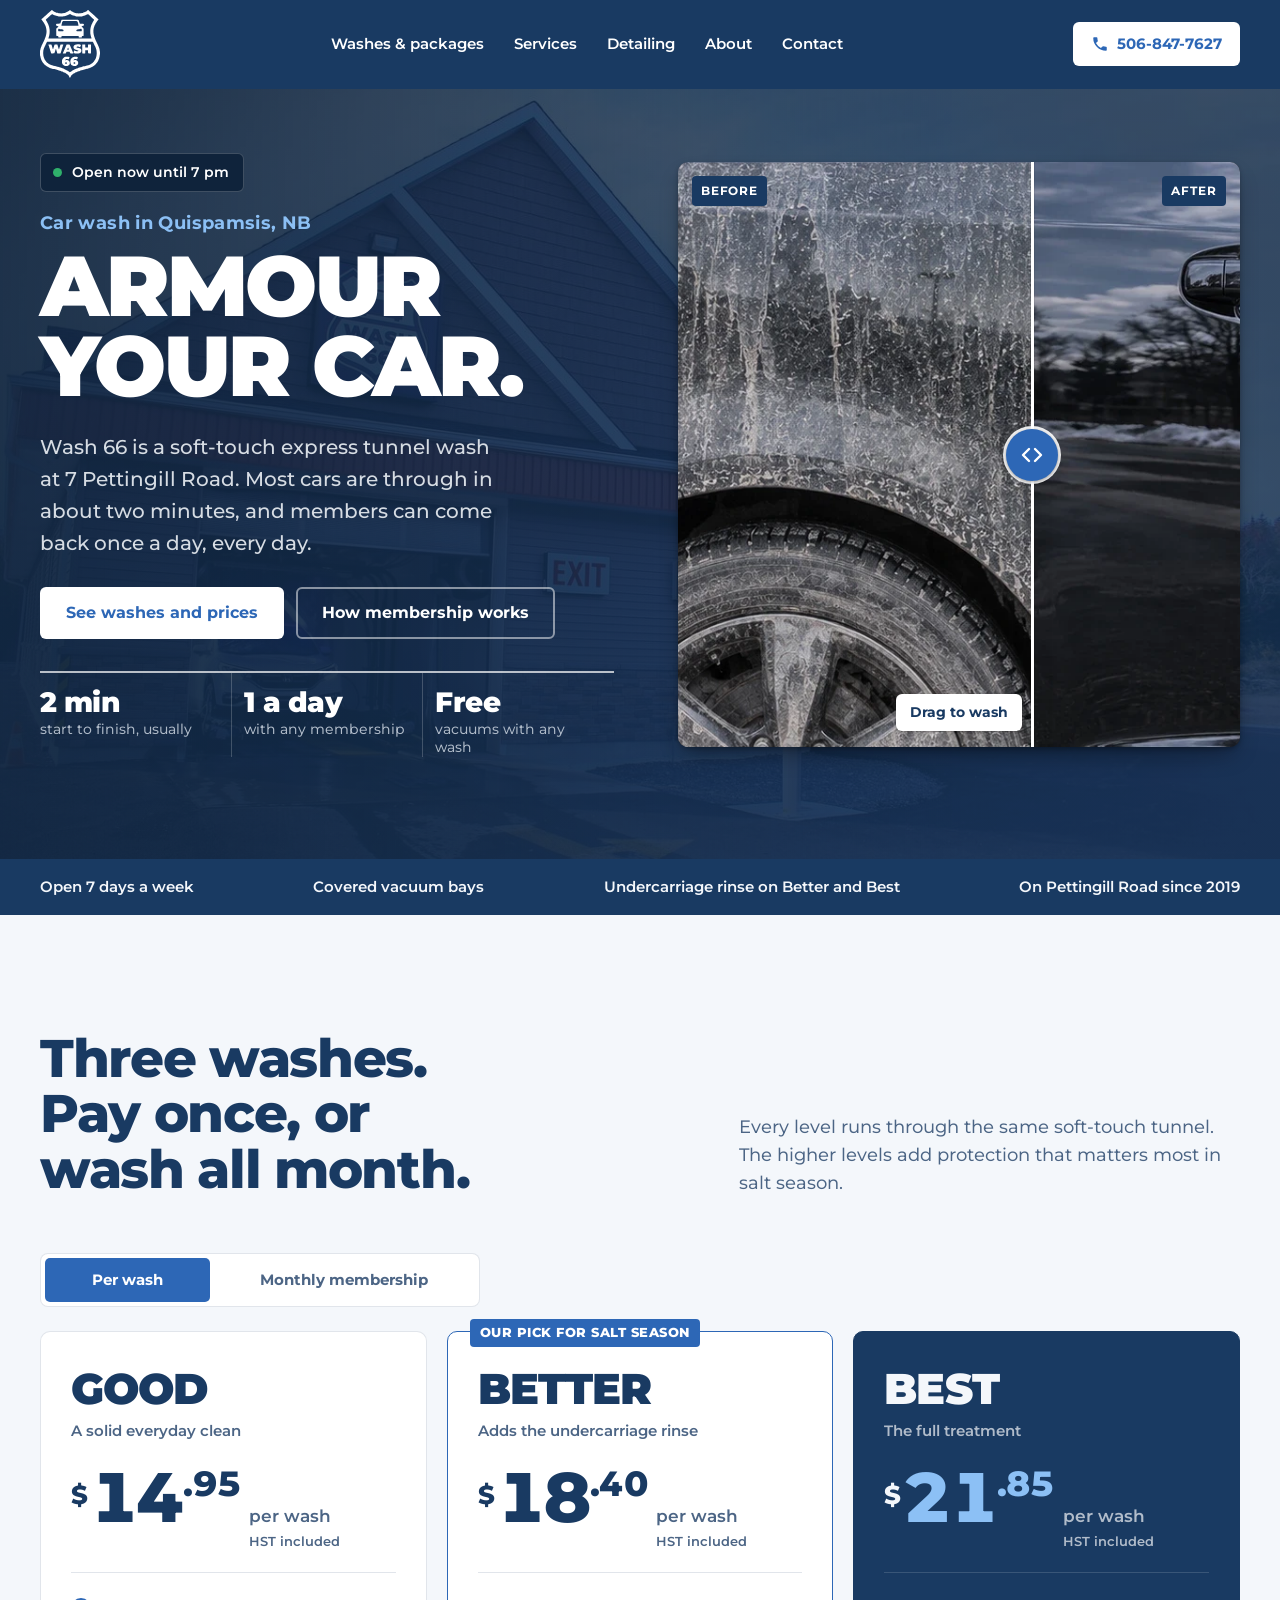
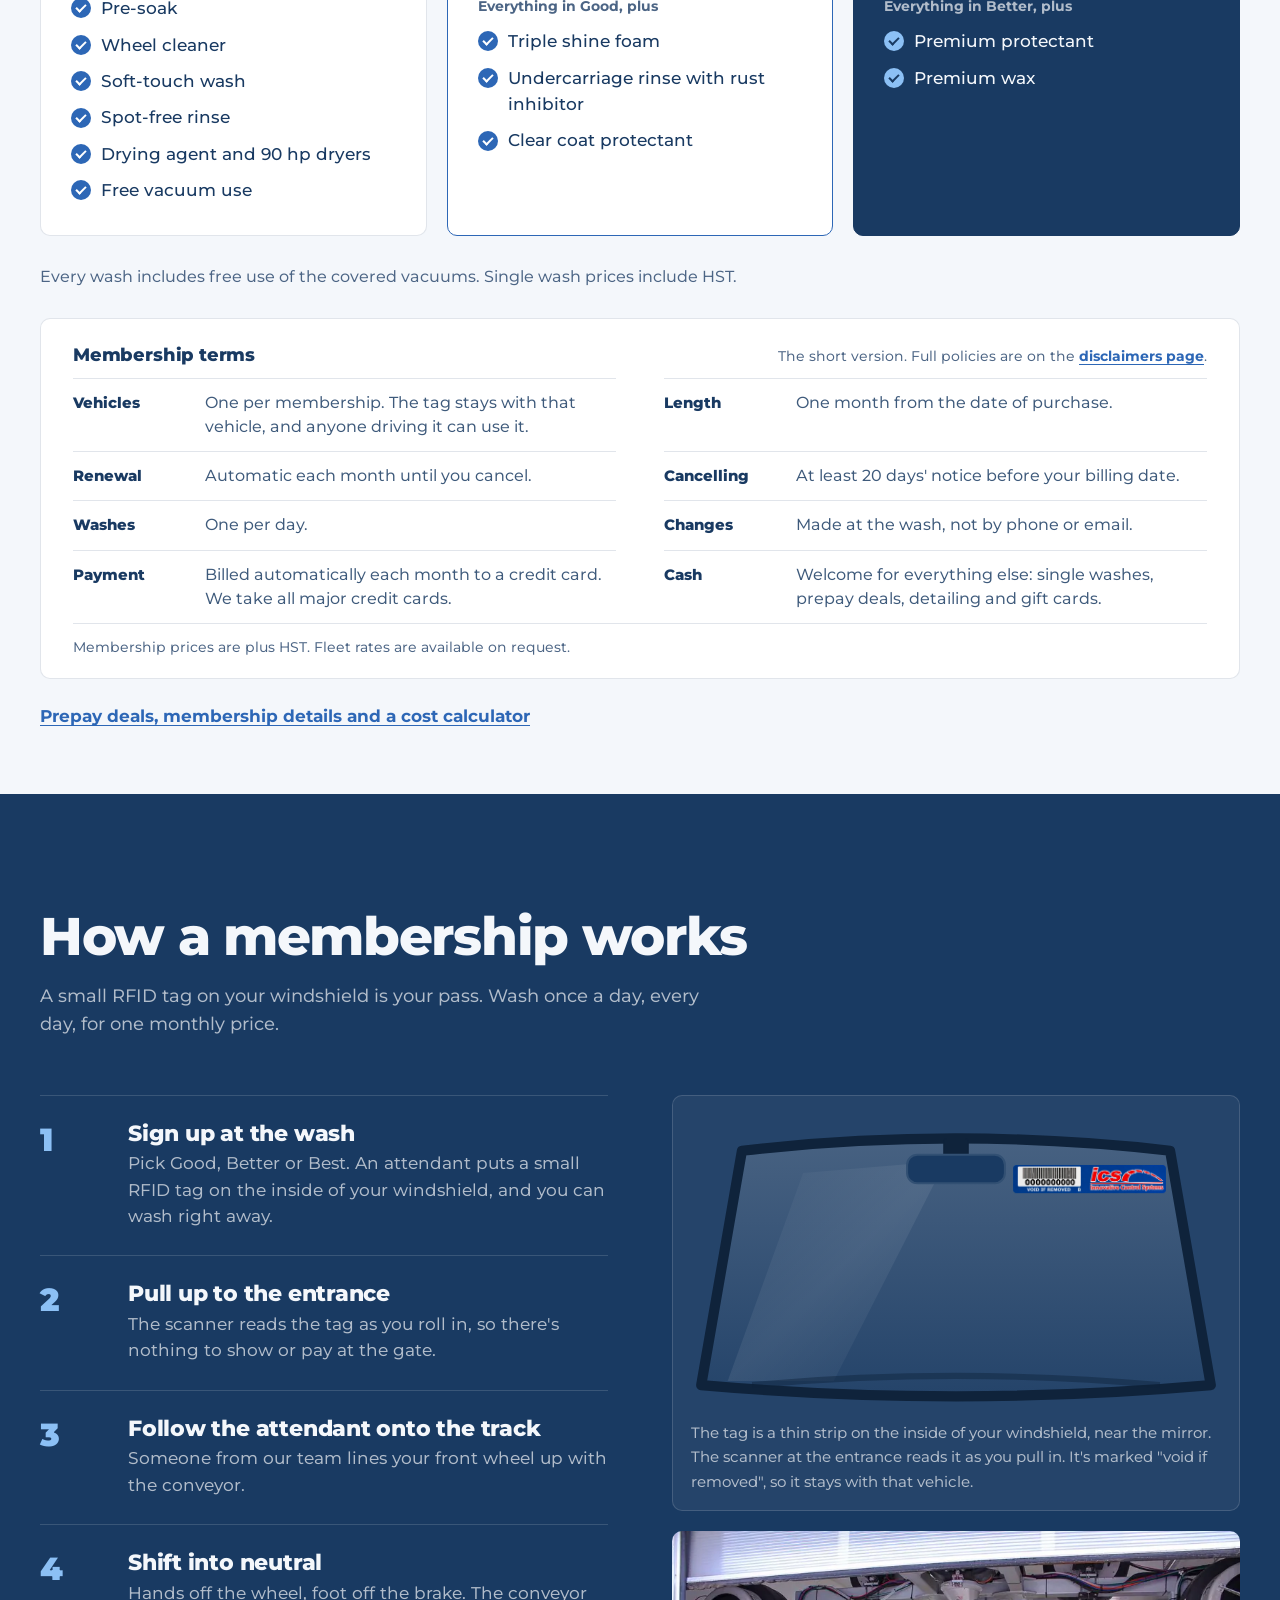
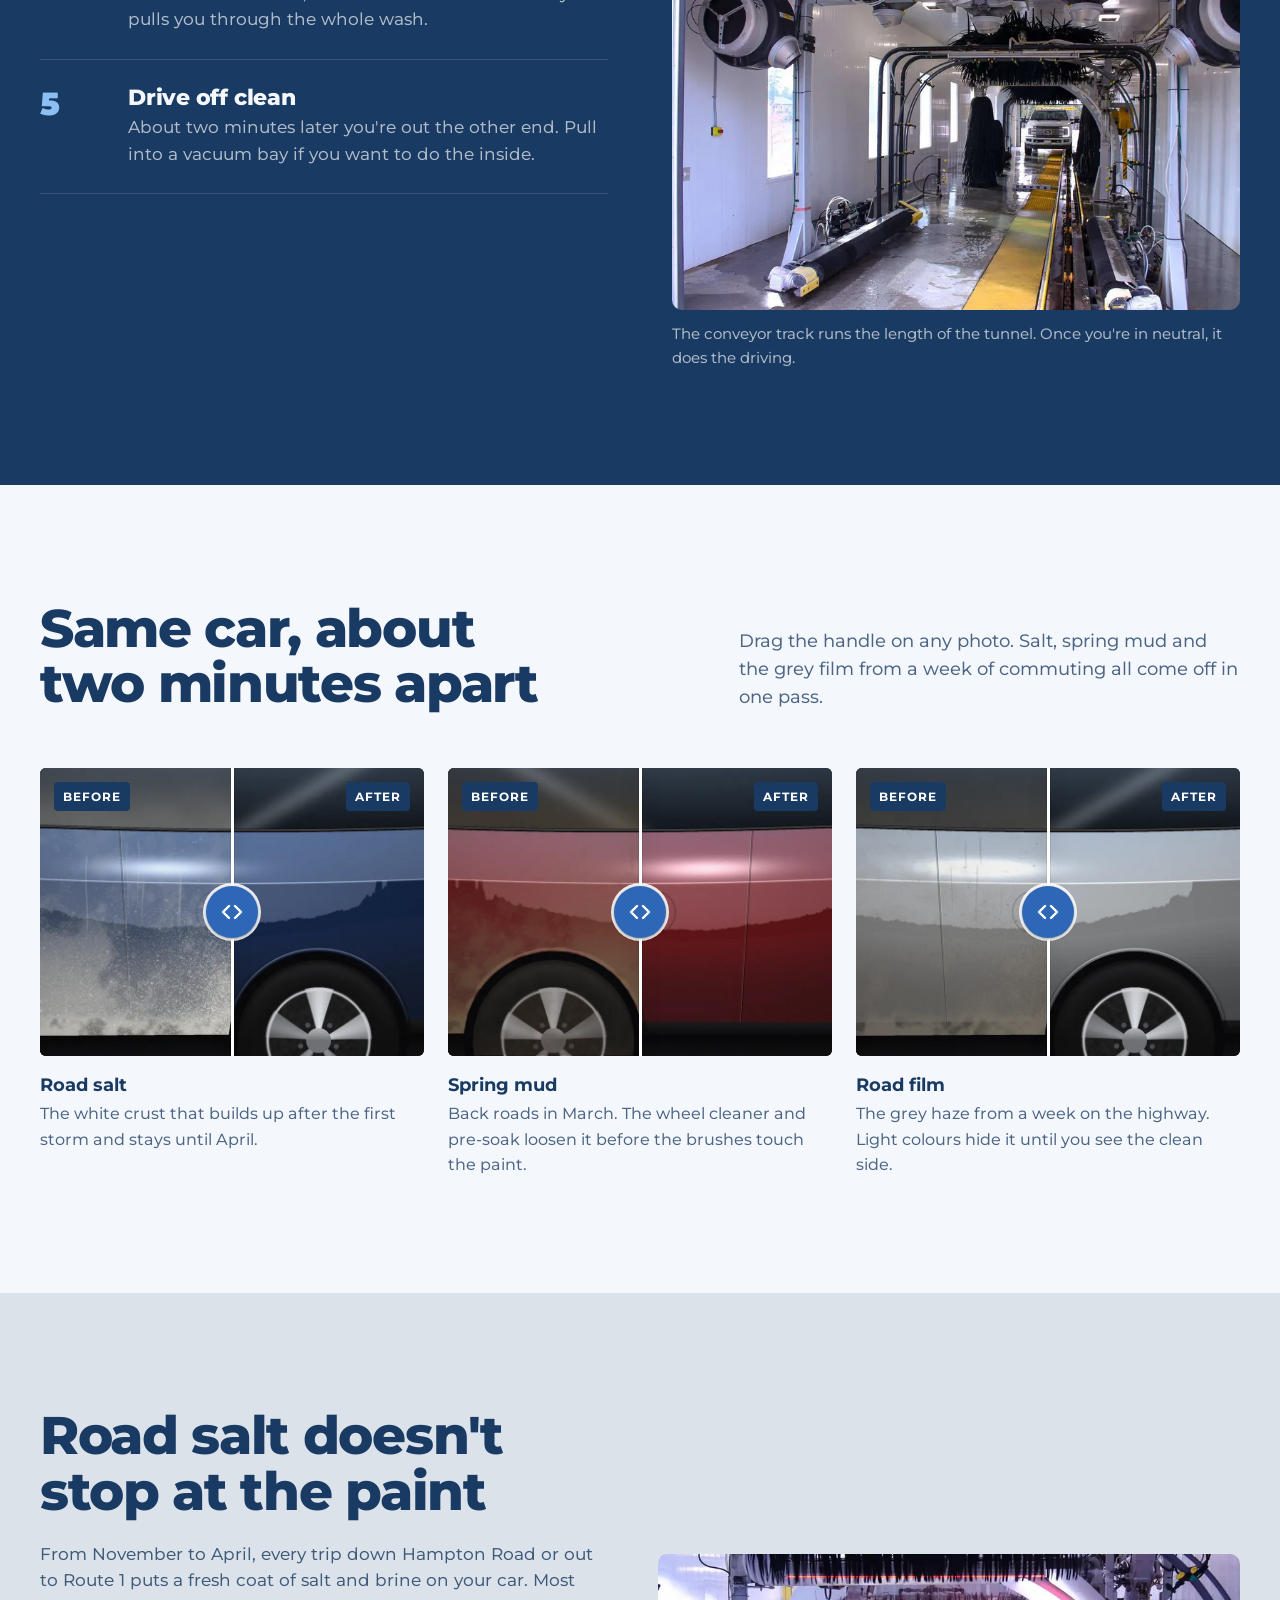
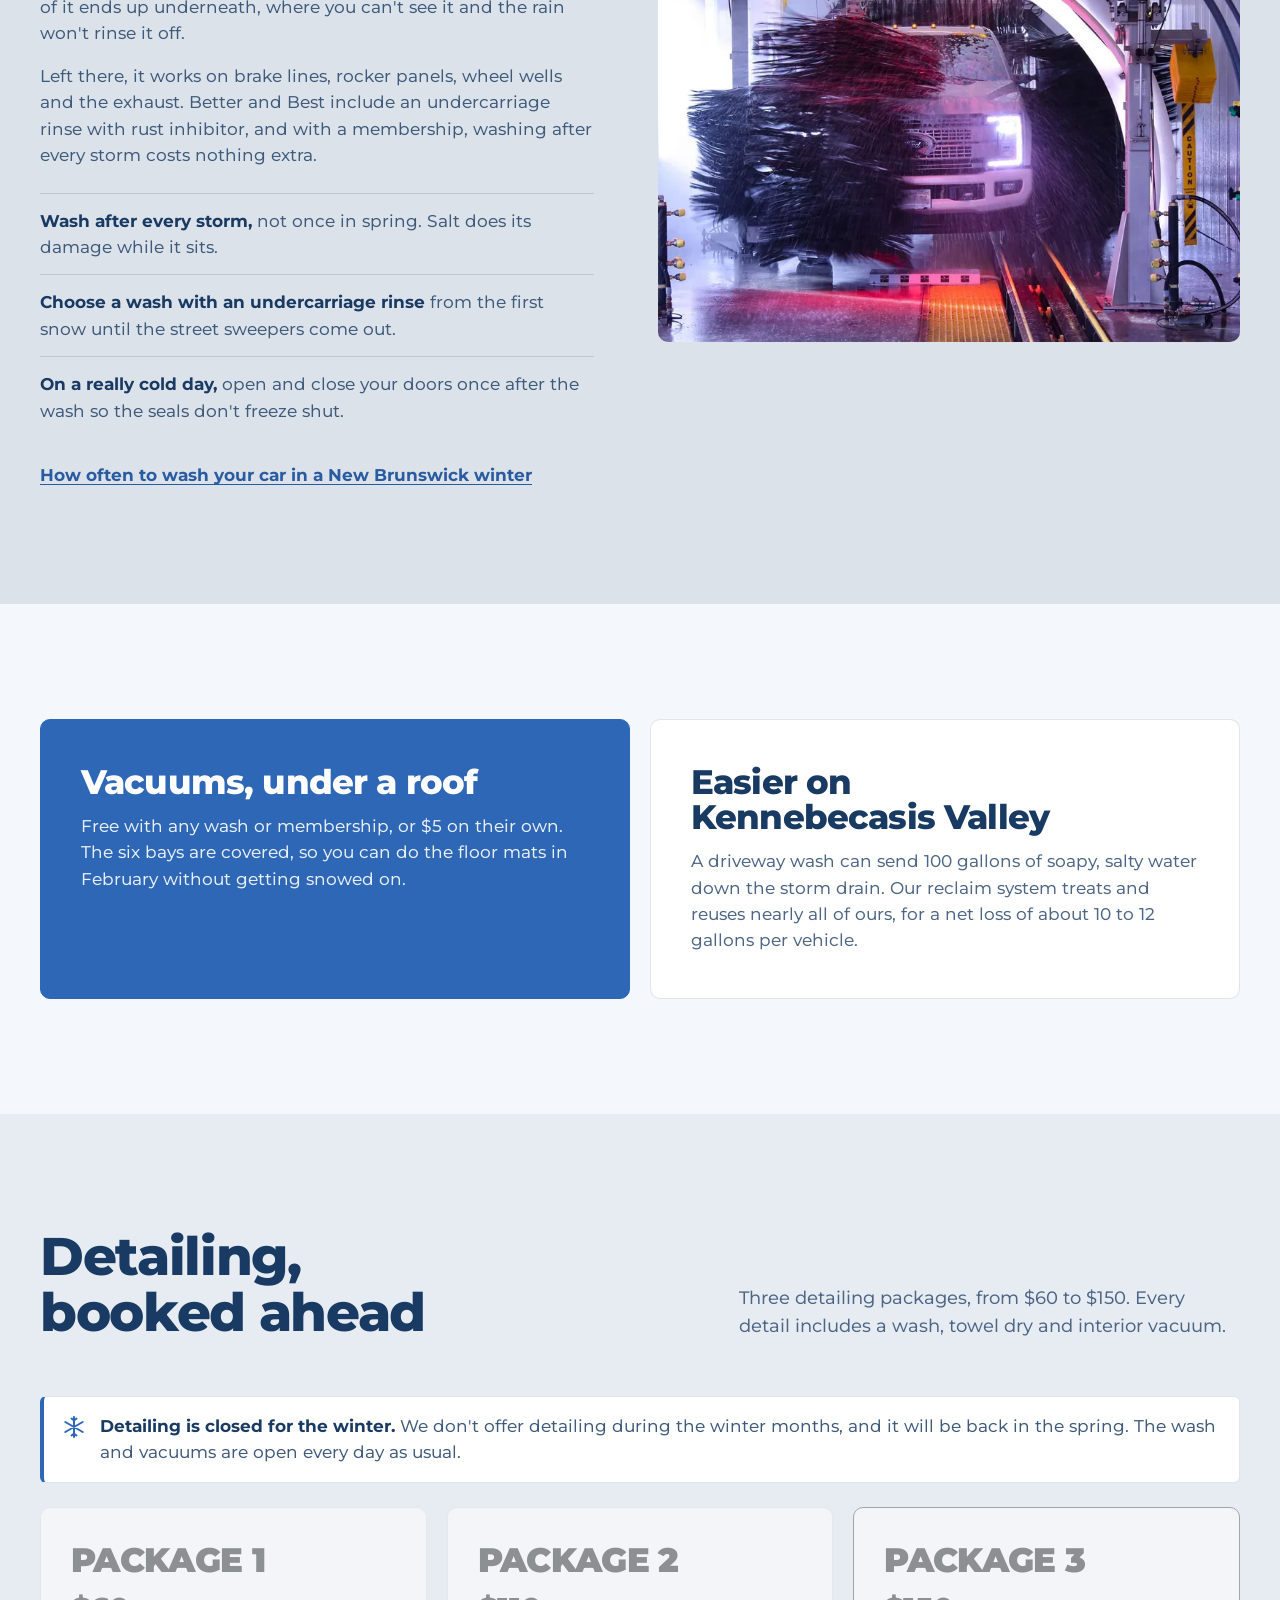
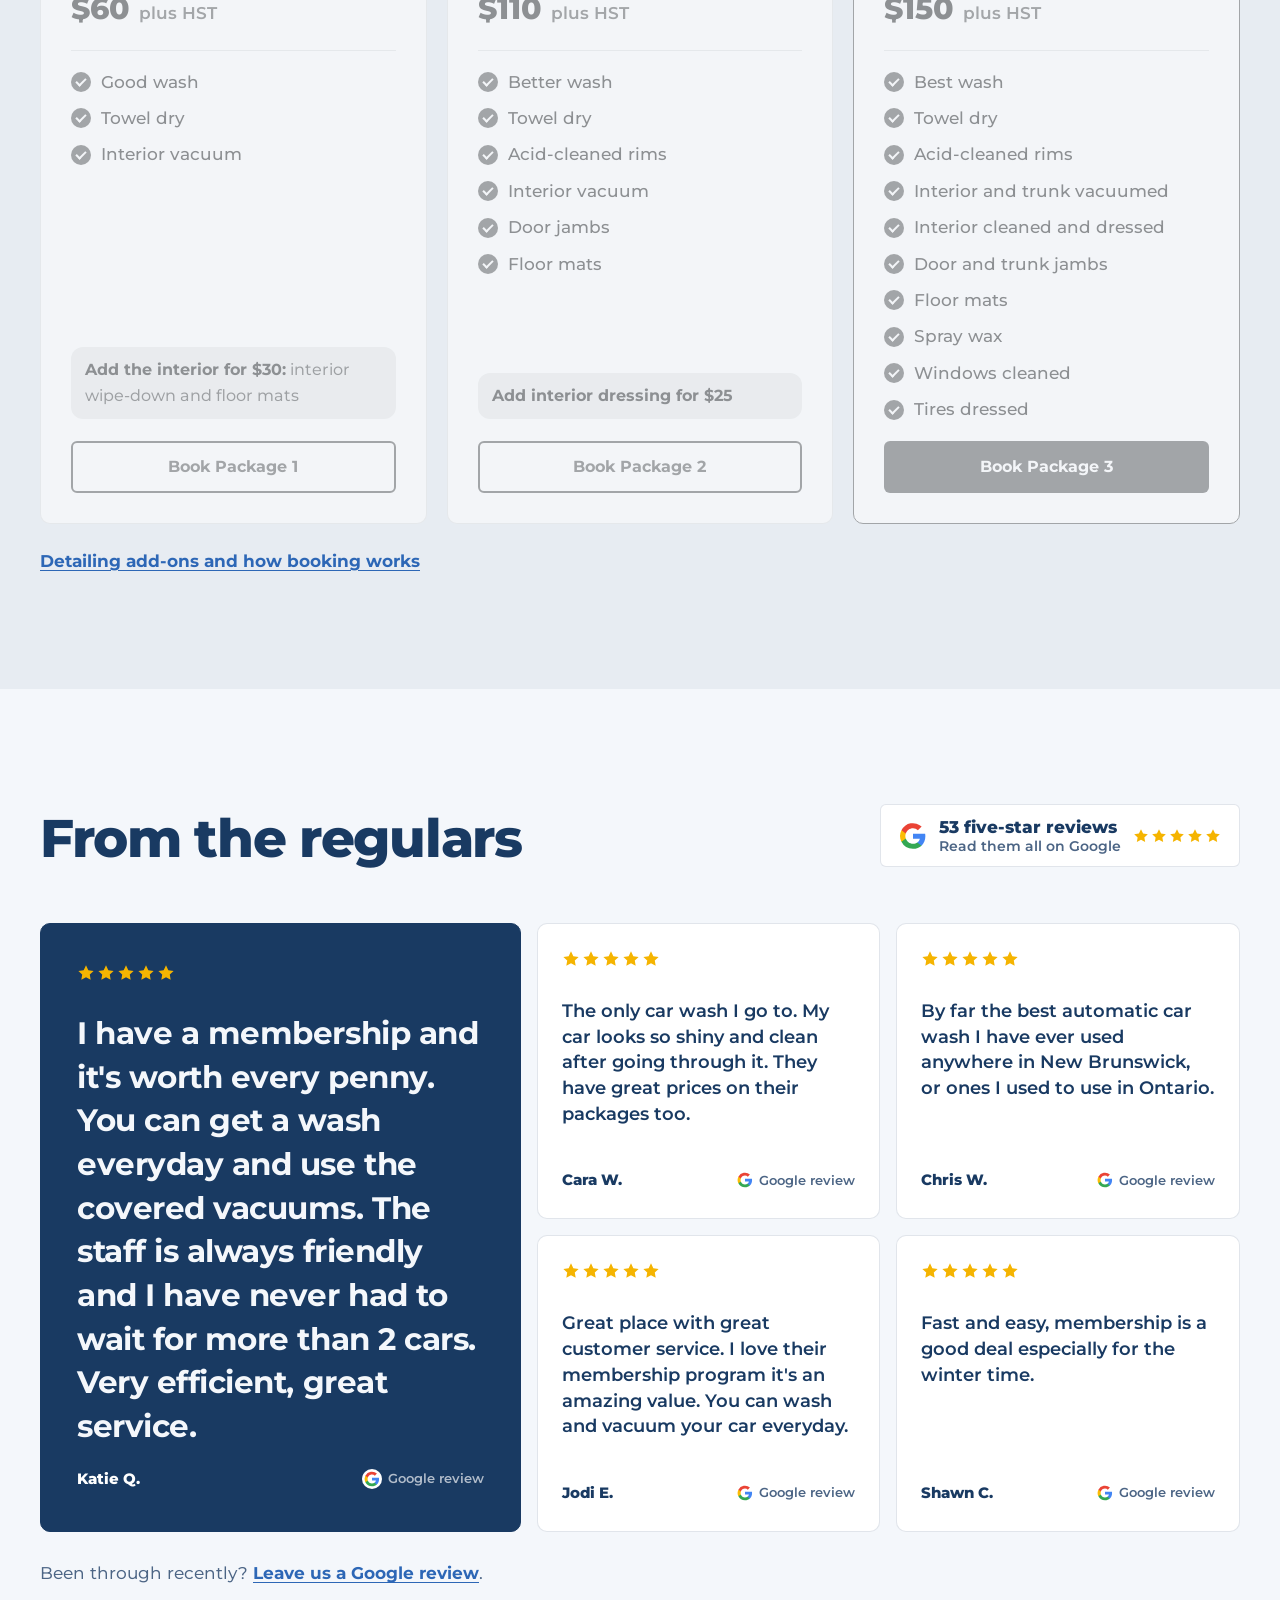
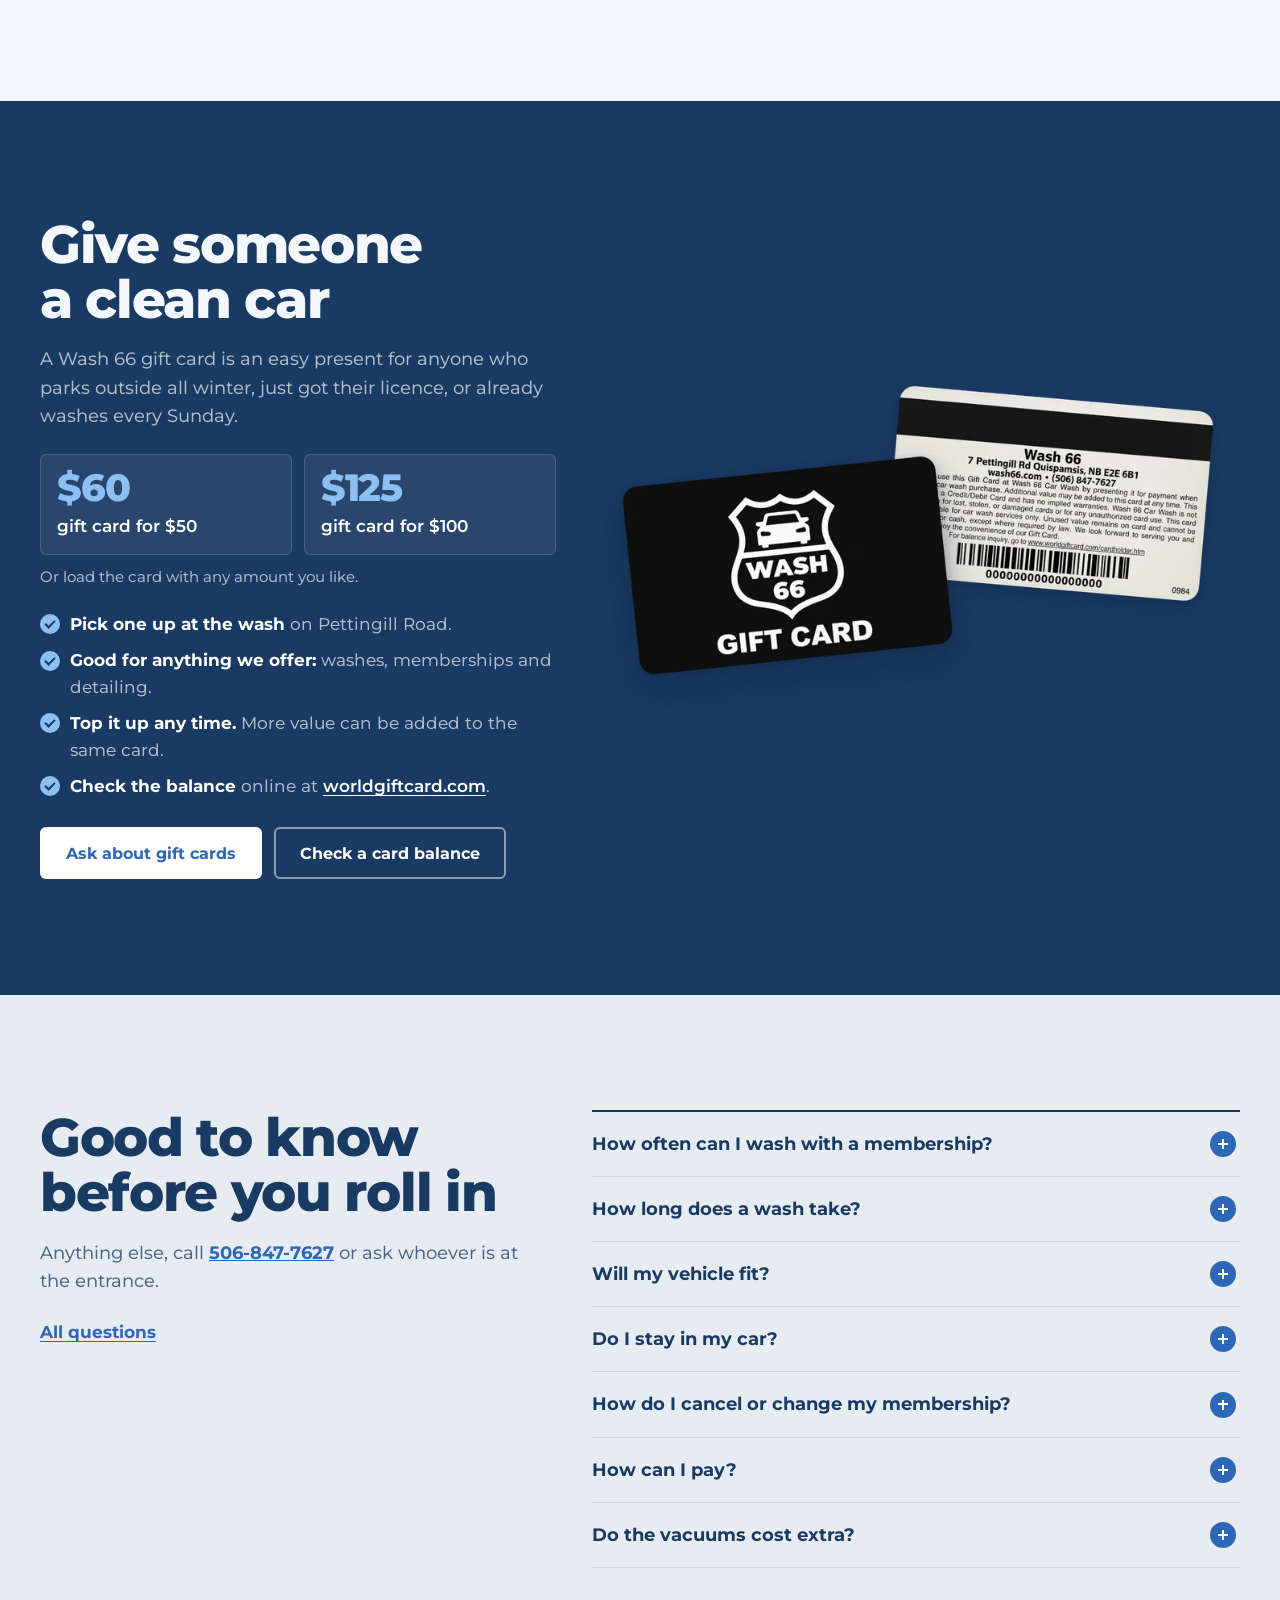
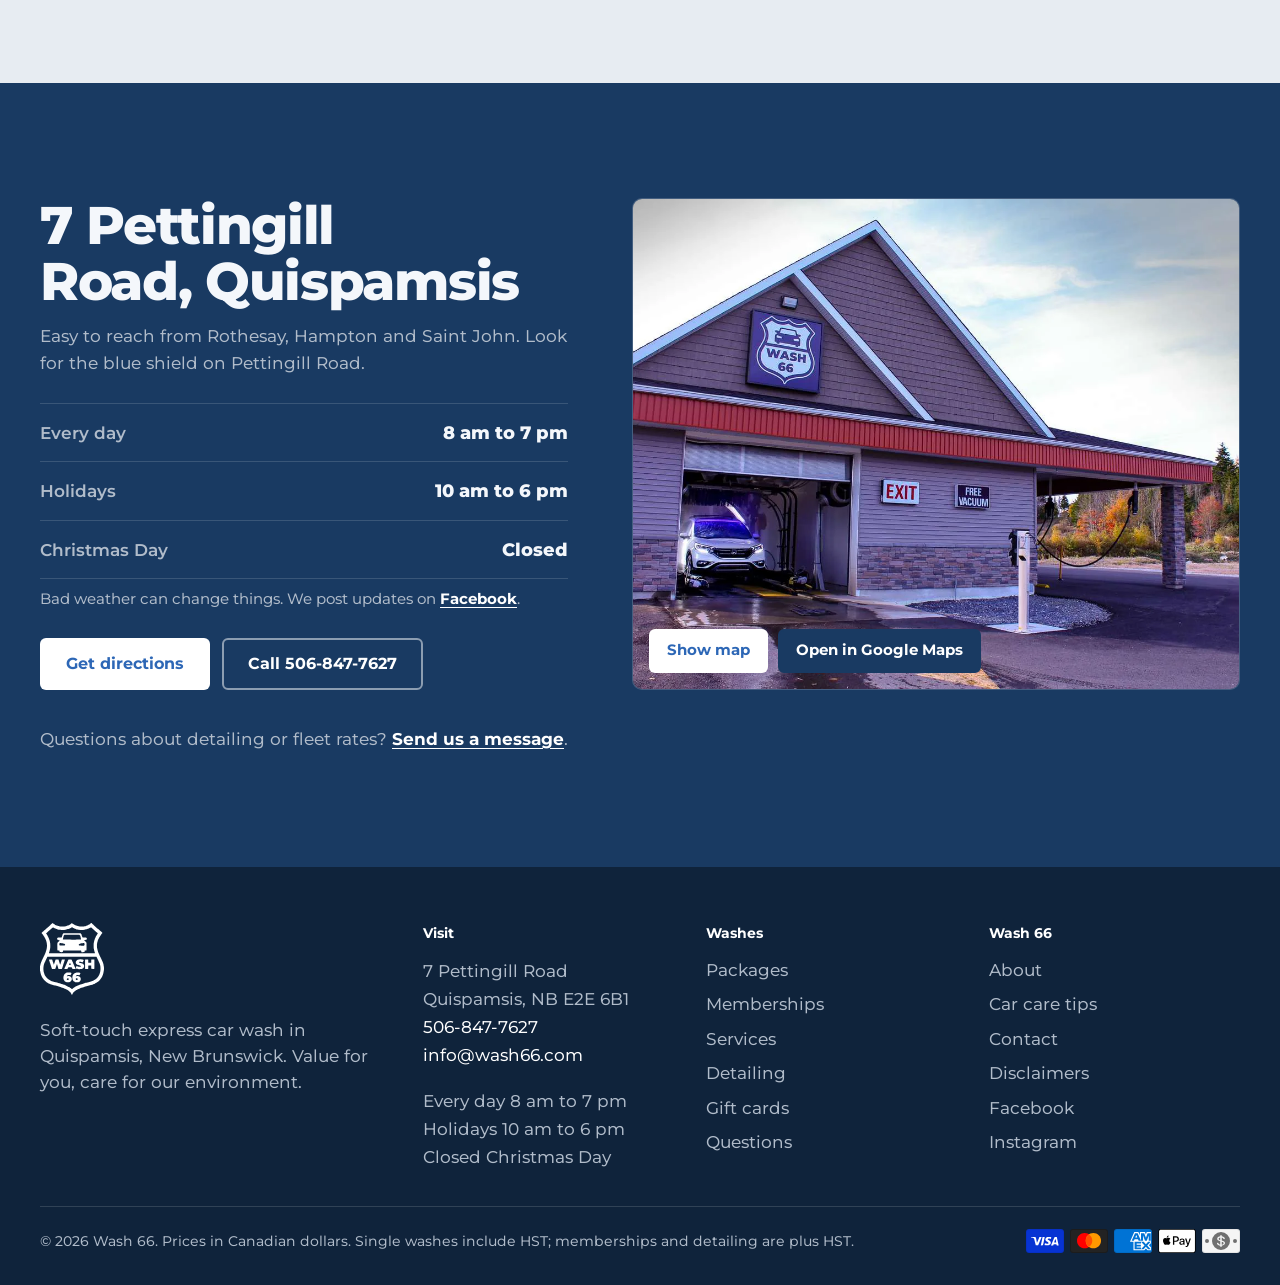
<file: index.html>
<!doctype html>
<!-- Generated by build.py from src/pages/index.html. Edit that file (and src/data.json), then run: python3 build.py -->
<html lang="en-CA">
<head>
  <meta charset="utf-8">
  <meta name="viewport" content="width=device-width, initial-scale=1, viewport-fit=cover">
  <title>Wash 66 | Car Wash &amp; Auto Detailing in Quispamsis, NB</title>
  <meta name="description" content="Soft-touch express car wash in Quispamsis, NB. Single washes, monthly memberships with a wash every day, auto detailing and covered vacuums. Open daily 8 to 7.">
  <link rel="canonical" href="https://wash66.com/">
  <meta name="robots" content="index, follow, max-image-preview:large">
  <meta name="theme-color" content="#193A62">
  <meta name="format-detection" content="telephone=no">

  <meta property="og:type" content="website">
  <meta property="og:site_name" content="Wash 66">
  <meta property="og:locale" content="en_CA">
  <meta property="og:title" content="Wash 66 | Car Wash &amp; Auto Detailing in Quispamsis, NB">
  <meta property="og:description" content="Soft-touch express car wash in Quispamsis, NB. Single washes, monthly memberships with a wash every day, auto detailing and covered vacuums. Open daily 8 to 7.">
  <meta property="og:url" content="https://wash66.cooper-577.workers.dev/">
  <meta property="og:image" content="https://wash66.cooper-577.workers.dev/assets/img/og.jpg?v=172c26ea">
  <meta property="og:image:width" content="1200">
  <meta property="og:image:height" content="630">
  <meta property="og:image:alt" content="Wash 66 car wash, 7 Pettingill Road, Quispamsis, NB. Open every day, 8 am to 7 pm.">
  <meta name="twitter:card" content="summary_large_image">
  <meta name="twitter:title" content="Wash 66 | Car Wash &amp; Auto Detailing in Quispamsis, NB">
  <meta name="twitter:description" content="Soft-touch express car wash in Quispamsis, NB. Single washes, monthly memberships with a wash every day, auto detailing and covered vacuums. Open daily 8 to 7.">
  <meta name="twitter:image" content="https://wash66.cooper-577.workers.dev/assets/img/og.jpg?v=172c26ea">

  <link rel="icon" href="/favicon.ico" sizes="48x48">
  <link rel="icon" href="/assets/img/icons/icon.svg" type="image/svg+xml">
  <link rel="icon" href="/assets/img/icons/icon-96.png" type="image/png" sizes="96x96">
  <link rel="apple-touch-icon" href="/apple-touch-icon.png">
  <link rel="manifest" href="/site.webmanifest">

  <link rel="preload" href="/assets/fonts/montserrat-latin.woff2" as="font" type="font/woff2" crossorigin>
  <link rel="preload" as="image" href="/assets/img/photos/wash-66-building-quispamsis-800.webp" media="(max-width: 899px)" fetchpriority="high">
  <link rel="preload" as="image" href="/assets/img/photos/wash-66-building-quispamsis.webp" media="(min-width: 900px)" fetchpriority="high">
  <script>document.documentElement.className += " js";</script>
  <link rel="stylesheet" href="/assets/css/styles.css?v=8dfdc12d">
  <script src="/assets/js/main.js?v=6fd9780c" defer></script>
  <script src="/assets/js/live.js?v=2cdb5a87" defer></script>
  <script type="application/ld+json">
{
  "@context": "https://schema.org",
  "@graph": [
    {
      "@type": "AutoWash",
      "@id": "https://wash66.com/#business",
      "name": "Wash 66",
      "slogan": "Armour your car",
      "description": "Soft-touch express exterior car wash with monthly memberships, auto detailing and covered vacuum bays in Quispamsis, New Brunswick.",
      "url": "https://wash66.com/",
      "logo": "https://wash66.com/assets/img/icons/icon-512.png",
      "image": [
        "https://wash66.com/assets/img/photos/wash-66-building-quispamsis.webp",
        "https://wash66.com/assets/img/photos/soft-touch-car-wash-tunnel.webp"
      ],
      "telephone": "+15068477627",
      "email": "info@wash66.com",
      "priceRange": "$",
      "currenciesAccepted": "CAD",
      "paymentAccepted": "Cash, Credit Card, Visa, Mastercard, American Express, Apple Pay",
      "address": {
        "@type": "PostalAddress",
        "streetAddress": "7 Pettingill Road",
        "addressLocality": "Quispamsis",
        "addressRegion": "NB",
        "postalCode": "E2E 6B1",
        "addressCountry": "CA"
      },
      "geo": {
        "@type": "GeoCoordinates",
        "latitude": 45.4061317,
        "longitude": -65.9738007
      },
      "hasMap": "https://www.google.com/maps/place/Wash+66/@45.4061317,-65.9738007,17z/data=!4m6!3m5!1s0x4ca7ad0184f988fd:0x5b1b1e35667eea2c!8m2!3d45.4061317!4d-65.9738007!16s%2Fg%2F11j48ryvm3",
      "openingHoursSpecification": [
        {
          "@type": "OpeningHoursSpecification",
          "dayOfWeek": [
            "Monday",
            "Tuesday",
            "Wednesday",
            "Thursday",
            "Friday",
            "Saturday",
            "Sunday"
          ],
          "opens": "08:00",
          "closes": "19:00"
        }
      ],
      "areaServed": [
        {
          "@type": "City",
          "name": "Quispamsis"
        },
        {
          "@type": "City",
          "name": "Rothesay"
        },
        {
          "@type": "City",
          "name": "Hampton"
        },
        {
          "@type": "City",
          "name": "Saint John"
        }
      ],
      "sameAs": [
        "https://www.facebook.com/Wash66Ltd/",
        "https://www.instagram.com/wash66ltd/",
        "https://www.google.com/maps/place/Wash+66/@45.4061317,-65.9738007,17z/data=!4m6!3m5!1s0x4ca7ad0184f988fd:0x5b1b1e35667eea2c!8m2!3d45.4061317!4d-65.9738007!16s%2Fg%2F11j48ryvm3"
      ],
      "foundingDate": "2019",
      "hasOfferCatalog": {
        "@type": "OfferCatalog",
        "name": "Car wash packages and memberships",
        "itemListElement": [
          {
            "@type": "Offer",
            "name": "Good wash",
            "price": 14.95,
            "priceCurrency": "CAD",
            "priceSpecification": {
              "@type": "PriceSpecification",
              "price": 14.95,
              "priceCurrency": "CAD",
              "valueAddedTaxIncluded": true
            },
            "itemOffered": {
              "@type": "Service",
              "name": "Good car wash"
            }
          },
          {
            "@type": "Offer",
            "name": "Good monthly membership",
            "price": 36,
            "priceCurrency": "CAD",
            "priceSpecification": {
              "@type": "UnitPriceSpecification",
              "price": 36,
              "priceCurrency": "CAD",
              "unitCode": "MON",
              "valueAddedTaxIncluded": false
            },
            "itemOffered": {
              "@type": "Service",
              "name": "Good unlimited wash membership"
            }
          },
          {
            "@type": "Offer",
            "name": "Better wash",
            "price": 18.40,
            "priceCurrency": "CAD",
            "priceSpecification": {
              "@type": "PriceSpecification",
              "price": 18.40,
              "priceCurrency": "CAD",
              "valueAddedTaxIncluded": true
            },
            "itemOffered": {
              "@type": "Service",
              "name": "Better car wash"
            }
          },
          {
            "@type": "Offer",
            "name": "Better monthly membership",
            "price": 39,
            "priceCurrency": "CAD",
            "priceSpecification": {
              "@type": "UnitPriceSpecification",
              "price": 39,
              "priceCurrency": "CAD",
              "unitCode": "MON",
              "valueAddedTaxIncluded": false
            },
            "itemOffered": {
              "@type": "Service",
              "name": "Better unlimited wash membership"
            }
          },
          {
            "@type": "Offer",
            "name": "Best wash",
            "price": 21.85,
            "priceCurrency": "CAD",
            "priceSpecification": {
              "@type": "PriceSpecification",
              "price": 21.85,
              "priceCurrency": "CAD",
              "valueAddedTaxIncluded": true
            },
            "itemOffered": {
              "@type": "Service",
              "name": "Best car wash"
            }
          },
          {
            "@type": "Offer",
            "name": "Best monthly membership",
            "price": 44,
            "priceCurrency": "CAD",
            "priceSpecification": {
              "@type": "UnitPriceSpecification",
              "price": 44,
              "priceCurrency": "CAD",
              "unitCode": "MON",
              "valueAddedTaxIncluded": false
            },
            "itemOffered": {
              "@type": "Service",
              "name": "Best unlimited wash membership"
            }
          }
        ]
      }
    },
    {
      "@type": "WebSite",
      "@id": "https://wash66.com/#website",
      "name": "Wash 66",
      "alternateName": [
        "Wash66",
        "Wash 66 Quispamsis",
        "wash66.com"
      ],
      "url": "https://wash66.com/",
      "publisher": {
        "@id": "https://wash66.com/#business"
      },
      "inLanguage": "en-CA"
    },
    {
      "@type": "WebPage",
      "@id": "https://wash66.com/#webpage",
      "url": "https://wash66.com/",
      "name": "Wash 66 | Car Wash & Auto Detailing in Quispamsis, NB",
      "description": "Soft-touch express car wash in Quispamsis, NB. Single washes, monthly memberships with a wash every day, auto detailing and covered vacuums. Open daily 8 to 7.",
      "isPartOf": {
        "@id": "https://wash66.com/#website"
      },
      "about": {
        "@id": "https://wash66.com/#business"
      },
      "inLanguage": "en-CA"
    }
  ]
}
  </script>
</head>
<body class="">
  <a class="skip" href="#main">Skip to content</a>
  <div class="notice-bar" data-notices role="status" aria-label="Notices"></div>

  <header class="site-header" data-header>
    <div class="wrap header-inner">
      <a class="brand" href="/" aria-label="Wash 66 home">
        <img src="/assets/img/logo.svg" alt="Wash 66" width="161" height="181">
      </a>
      <nav class="nav" aria-label="Main">
<a href="/packages/">Washes &amp; packages</a>
<a href="/services/">Services</a>
<a href="/detailing/">Detailing</a>
<a href="/about/">About</a>
<a href="/contact/">Contact</a>
      </nav>
      <div class="header-actions">
        <a class="btn btn-white btn-sm" href="tel:+15068477627" aria-label="Call Wash 66 at 506-847-7627">
          <svg class="i" viewBox="0 0 24 24" aria-hidden="true"><path d="M6.6 10.8a15.1 15.1 0 0 0 6.6 6.6l2.2-2.2a1 1 0 0 1 1-.25 11.4 11.4 0 0 0 3.6.57 1 1 0 0 1 1 1V20a1 1 0 0 1-1 1A17 17 0 0 1 3 4a1 1 0 0 1 1-1h3.5a1 1 0 0 1 1 1c0 1.25.2 2.45.57 3.57a1 1 0 0 1-.25 1z"/></svg>
          <span>506-847-7627</span>
        </a>
        <button class="menu-btn" type="button" aria-expanded="false" aria-controls="mobile-menu" data-menu-btn>
          <span class="menu-btn-bars" aria-hidden="true"></span>
          <span class="sr-only">Menu</span>
        </button>
      </div>
    </div>
  </header>
  <div class="mobile-menu" id="mobile-menu" hidden data-menu>
    <nav class="wrap" aria-label="Mobile">
<a href="/packages/">Washes &amp; packages</a>
<a href="/services/">Services</a>
<a href="/detailing/">Detailing</a>
<a href="/about/">About</a>
<a href="/contact/">Contact</a>
<a href="/faq/">Questions</a>
<a href="/car-care/">Car care tips</a>
<a href="/disclaimers/">Disclaimers</a>
    </nav>
  </div>

  <main id="main">
<section class="hero" style="--hero-sm: url('/assets/img/photos/wash-66-building-quispamsis-800.webp'); --hero-lg: url('/assets/img/photos/wash-66-building-quispamsis.webp');">
      <div class="hero-bg" aria-hidden="true"></div>
      <div class="hero-overlay" aria-hidden="true"></div>
      <div class="wrap hero-grid">
        <div class="hero-copy">
          <div class="hero-intro">
          <p class="status" data-open-status><span class="dot" aria-hidden="true"></span><span data-open-text>Open every day, 8 am to 7 pm</span></p>
          <h1 class="hero-title"><span class="hero-place">Car wash in Quispamsis, NB</span>Armour your car.</h1>
          <p class="lede">Wash 66 is a soft-touch express tunnel wash at 7 Pettingill Road. Most cars are through in about two minutes, and members can come back once a day, every day.</p>
          <div class="cta-row">
            <a class="btn btn-primary" href="/packages/">See washes and prices</a>
            <a class="btn btn-outline-light" href="#membership">How membership works</a>
          </div>
          </div>
          <ul class="hero-facts" data-reveal>
            <li><strong>2 min</strong><span>start to finish, usually</span></li>
            <li><strong>1 a day</strong><span>with any membership</span></li>
            <li><strong>Free</strong><span>vacuums with any wash</span></li>
          </ul>
        </div>
        <div class="hero-visual" data-reveal>
          <!-- Illustrative before/after. Replace with real photos from the tunnel (see README). -->
          <figure class="ba ba--hero" data-ba data-ba-intro style="--pos: 50%">
            <img class="ba-after" src="/assets/img/before-after/hero-clean-sm.webp" srcset="/assets/img/before-after/hero-clean-sm.webp 623w, /assets/img/before-after/hero-clean.webp 1246w" sizes="(min-width: 900px) 46vw, 100vw" width="1246" height="1246" alt="Black car fender and door, clean and glossy after a wash">
            <img class="ba-before" src="/assets/img/before-after/hero-grimy-sm.webp" srcset="/assets/img/before-after/hero-grimy-sm.webp 623w, /assets/img/before-after/hero-grimy.webp 1246w" sizes="(min-width: 900px) 46vw, 100vw" width="1246" height="1246" alt="The same black car covered in salty road grime">
            <span class="ba-tag ba-tag--before" aria-hidden="true">Before</span>
            <span class="ba-tag ba-tag--after" aria-hidden="true">After</span>
            <span class="ba-handle" aria-hidden="true"><span class="ba-knob"><svg viewBox="0 0 24 24"><path d="M9 6l-6 6 6 6M15 6l6 6-6 6"/></svg></span></span>
            <input class="ba-range" type="range" min="0" max="100" value="50" aria-label="Before and after comparison, salt-covered car">
            <figcaption class="ba-hint">Drag to wash</figcaption>
          </figure>
        </div>
      </div>
    </section>

    <div class="strip">
      <div class="strip-track">
        <ul class="strip-list">
          <li>Open 7 days a week</li>
          <li>Covered vacuum bays</li>
          <li>Undercarriage rinse on Better and Best</li>
          <li>On Pettingill Road since 2019</li>
        </ul>
        <ul class="strip-list strip-clone" aria-hidden="true">
          <li>Open 7 days a week</li>
          <li>Covered vacuum bays</li>
          <li>Undercarriage rinse on Better and Best</li>
          <li>On Pettingill Road since 2019</li>
        </ul>
      </div>
    </div>

    <section class="section" id="washes" data-section="washes">
      <div class="wrap">
        <div class="section-head section-head--split">
          <h2>Three washes. Pay once, or wash all month.</h2>
          <p class="section-lede">Every level runs through the same soft-touch tunnel. The higher levels add protection that matters most in salt season.</p>
        </div>
<!-- Wash prices: data-single is the per-wash price with HST included, data-monthly is the membership price before HST. assets/js/main.js reads both. -->
<div class="tiers-head">
  <div class="toggle" role="group" aria-label="Show prices for">
    <button type="button" class="toggle-btn" aria-pressed="true" data-plan="single">Per wash</button>
    <button type="button" class="toggle-btn" aria-pressed="false" data-plan="monthly">Monthly<span class="toggle-long"> membership</span></button>
  </div>
</div>
<div class="tiers" data-tiers>
  <article class="tier">
    <h3 class="tier-name">Good</h3>
    <p class="tier-tag">A solid everyday clean</p>
    <p class="price"><span class="price-cur">$</span><span class="price-amt" data-tier="good" data-single="14.95" data-monthly="36">14<span class="price-cents">.95</span></span><span class="price-per" data-per>per wash<small>HST included</small></span></p>
    <ul class="feat">
      <li>Pre-soak</li>
      <li>Wheel cleaner</li>
      <li>Soft-touch wash</li>
      <li>Spot-free rinse</li>
      <li>Drying agent and 90&nbsp;hp dryers</li>
      <li>Free vacuum use</li>
    </ul>
  </article>
  <article class="tier tier--better">
    <p class="tier-flag">Our pick for salt season</p>
    <h3 class="tier-name">Better</h3>
    <p class="tier-tag">Adds the undercarriage rinse</p>
    <p class="price"><span class="price-cur">$</span><span class="price-amt" data-tier="better" data-single="18.40" data-monthly="39">18<span class="price-cents">.40</span></span><span class="price-per" data-per>per wash<small>HST included</small></span></p>
    <p class="feat-lead">Everything in Good, plus</p>
    <ul class="feat">
      <li>Triple shine foam</li>
      <li>Undercarriage rinse with rust inhibitor</li>
      <li>Clear coat protectant</li>
    </ul>
  </article>
  <article class="tier tier--best">
    <h3 class="tier-name">Best</h3>
    <p class="tier-tag">The full treatment</p>
    <p class="price"><span class="price-cur">$</span><span class="price-amt" data-tier="best" data-single="21.85" data-monthly="44">21<span class="price-cents">.85</span></span><span class="price-per" data-per>per wash<small>HST included</small></span></p>
    <p class="feat-lead">Everything in Better, plus</p>
    <ul class="feat">
      <li>Premium protectant</li>
      <li>Premium wax</li>
    </ul>
  </article>
</div>
<p class="tiers-note" data-plan-note>Every wash includes free use of the covered vacuums. Single wash prices include HST.</p>

<aside class="terms" aria-labelledby="terms-title">
  <div class="terms-head">
    <h3 class="terms-title" id="terms-title">Membership terms</h3>
    <p class="terms-sub">The short version. Full policies are on the <a href="/disclaimers/#packages">disclaimers page</a>.</p>
  </div>
  <dl class="terms-list">
    <div><dt>Vehicles</dt><dd>One per membership. The tag stays with that vehicle, and anyone driving it can use it.</dd></div>
    <div><dt>Length</dt><dd>One month from the date of purchase.</dd></div>
    <div><dt>Renewal</dt><dd>Automatic each month until you cancel.</dd></div>
    <div><dt>Cancelling</dt><dd>At least 20 days' notice before your billing date.</dd></div>
    <div><dt>Washes</dt><dd>One per day.</dd></div>
    <div><dt>Changes</dt><dd>Made at the wash, not by phone or email.</dd></div>
    <div><dt>Payment</dt><dd>Billed automatically each month to a credit card. We take all major credit cards.</dd></div>
    <div><dt>Cash</dt><dd>Welcome for everything else: single washes, prepay deals, detailing and gift cards.</dd></div>
  </dl>
  <p class="terms-foot">Membership prices are plus HST. Fleet rates are available on request.</p>
</aside>

        <p class="more-link"><a href="/packages/">Prepay deals, membership details and a cost calculator</a></p>
      </div>
    </section>

    <section class="section section--ink" id="membership" data-section="membership">
      <div class="wrap">
        <div class="section-head">
          <h2>How a membership works</h2>
          <p class="section-lede">A small RFID tag on your windshield is your pass. Wash once a day, every day, for one monthly price.</p>
        </div>
<div class="member-grid">
  <div>
    <ol class="steps">
      <li>
        <h3>Sign up at the wash</h3>
        <p>Pick Good, Better or Best. An attendant puts a small RFID tag on the inside of your windshield, and you can wash right away.</p>
      </li>
      <li>
        <h3>Pull up to the entrance</h3>
        <p>The scanner reads the tag as you roll in, so there's nothing to show or pay at the gate.</p>
      </li>
      <li>
        <h3>Follow the attendant onto the track</h3>
        <p>Someone from our team lines your front wheel up with the conveyor.</p>
      </li>
      <li>
        <h3>Shift into neutral</h3>
        <p>Hands off the wheel, foot off the brake. The conveyor pulls you through the whole wash.</p>
      </li>
      <li>
        <h3>Drive off clean</h3>
        <p>About two minutes later you're out the other end. Pull into a vacuum bay if you want to do the inside.</p>
      </li>
    </ol>
  </div>
  <div class="member-side">
<figure class="windshield">
  <svg viewBox="0 0 520 290" role="img" aria-label="A windshield seen from inside the car, with the thin RFID tag stuck near the rear-view mirror and signal waves going out from it">
    <defs>
      <linearGradient id="ws-glass" x1="0" y1="0" x2="0" y2="1">
        <stop offset="0" class="ws-glass-top"/>
        <stop offset="1" class="ws-glass-bottom"/>
      </linearGradient>
      <linearGradient id="ws-glare" x1="0" y1="0" x2="1" y2="1">
        <stop offset="0" stop-color="#fff" stop-opacity="0"/>
        <stop offset=".5" stop-color="#fff" stop-opacity=".08"/>
        <stop offset="1" stop-color="#fff" stop-opacity="0"/>
      </linearGradient>
    </defs>
    <path class="ws-frame" d="M50 36 Q260 12 470 36 L510 266 Q260 288 10 266 Z" fill="url(#ws-glass)" stroke-width="10" stroke-linejoin="round"/>
    <path d="M110 58 L250 46 L140 262 L36 262 Z" fill="url(#ws-glare)"/>
    <rect class="ws-dark" x="248" y="24" width="24" height="18" rx="3"/>
    <rect class="ws-mirror" x="212" y="40" width="96" height="28" rx="10" stroke-width="2"/>
    <image class="ws-tag" href="/assets/img/ics-rfid-tag.webp" x="316" y="50" width="150" height="27.7" preserveAspectRatio="xMidYMid meet"/>
    <g class="ws-waves" fill="none" stroke-width="3" stroke-linecap="round">
      <path class="w1" d="M472 56 a10 10 0 0 1 0 18"/>
      <path class="w2" d="M480 49 a18 18 0 0 1 0 32"/>
      <path class="w3" d="M488 42 a26 26 0 0 1 0 46"/>
    </g>
    <path class="ws-dark" d="M60 266 Q260 248 460 266" stroke-width="6" fill="none" opacity=".45" style="fill:none"/>
  </svg>
  <figcaption>The tag is a thin strip on the inside of your windshield, near the mirror. The scanner at the entrance reads it as you pull in. It's marked "void if removed", so it stays with that vehicle.</figcaption>
</figure>

<figure class="member-photo">
      <img src="/assets/img/photos/soft-touch-car-wash-tunnel-800.webp" srcset="/assets/img/photos/soft-touch-car-wash-tunnel-800.webp 800w, /assets/img/photos/soft-touch-car-wash-tunnel.webp 1334w" sizes="(min-width: 900px) 45vw, 100vw" width="1334" height="888" loading="lazy" alt="Inside the Wash 66 tunnel: the yellow conveyor track runs between the soft-touch brushes">
      <figcaption>The conveyor track runs the length of the tunnel. Once you're in neutral, it does the driving.</figcaption>
    </figure>
  </div>
</div>

      </div>
    </section>

    <section class="section" id="results" data-section="results">
      <div class="wrap">
        <div class="section-head section-head--split">
          <h2>Same car, about two minutes apart</h2>
          <p class="section-lede">Drag the handle on any photo. Salt, spring mud and the grey film from a week of commuting all come off in one pass.</p>
        </div>
<!-- Illustrative before/after images. Replace with real before/after photos from the tunnel (see README). -->
<div class="gallery">
  <figure class="gallery-item">
    <div class="ba" data-ba style="--pos: 50%">
      <img class="ba-after" src="/assets/img/before-after/salt-after-800.webp" srcset="/assets/img/before-after/salt-after-800.webp 800w, /assets/img/before-after/salt-after.webp 1600w" sizes="(min-width: 900px) 32vw, 100vw" width="1600" height="1200" loading="lazy" alt="Blue car rear quarter panel after a wash">
      <img class="ba-before" src="/assets/img/before-after/salt-before-800.webp" srcset="/assets/img/before-after/salt-before-800.webp 800w, /assets/img/before-after/salt-before.webp 1600w" sizes="(min-width: 900px) 32vw, 100vw" width="1600" height="1200" loading="lazy" alt="Blue car rear quarter panel covered in road salt">
      <span class="ba-tag ba-tag--before" aria-hidden="true">Before</span>
      <span class="ba-tag ba-tag--after" aria-hidden="true">After</span>
      <span class="ba-handle" aria-hidden="true"><span class="ba-knob"><svg viewBox="0 0 24 24"><path d="M9 6l-6 6 6 6M15 6l6 6-6 6"/></svg></span></span>
      <input class="ba-range" type="range" min="0" max="100" value="50" aria-label="Before and after comparison, road salt">
    </div>
    <figcaption><strong>Road salt</strong> The white crust that builds up after the first storm and stays until April.</figcaption>
  </figure>
  <figure class="gallery-item">
    <div class="ba" data-ba style="--pos: 50%">
      <img class="ba-after" src="/assets/img/before-after/mud-after-800.webp" srcset="/assets/img/before-after/mud-after-800.webp 800w, /assets/img/before-after/mud-after.webp 1600w" sizes="(min-width: 900px) 32vw, 100vw" width="1600" height="1200" loading="lazy" alt="Red car side panel after a wash">
      <img class="ba-before" src="/assets/img/before-after/mud-before-800.webp" srcset="/assets/img/before-after/mud-before-800.webp 800w, /assets/img/before-after/mud-before.webp 1600w" sizes="(min-width: 900px) 32vw, 100vw" width="1600" height="1200" loading="lazy" alt="Red car side panel splashed with mud">
      <span class="ba-tag ba-tag--before" aria-hidden="true">Before</span>
      <span class="ba-tag ba-tag--after" aria-hidden="true">After</span>
      <span class="ba-handle" aria-hidden="true"><span class="ba-knob"><svg viewBox="0 0 24 24"><path d="M9 6l-6 6 6 6M15 6l6 6-6 6"/></svg></span></span>
      <input class="ba-range" type="range" min="0" max="100" value="50" aria-label="Before and after comparison, spring mud">
    </div>
    <figcaption><strong>Spring mud</strong> Back roads in March. The wheel cleaner and pre-soak loosen it before the brushes touch the paint.</figcaption>
  </figure>
  <figure class="gallery-item">
    <div class="ba" data-ba style="--pos: 50%">
      <img class="ba-after" src="/assets/img/before-after/film-after-800.webp" srcset="/assets/img/before-after/film-after-800.webp 800w, /assets/img/before-after/film-after.webp 1600w" sizes="(min-width: 900px) 32vw, 100vw" width="1600" height="1200" loading="lazy" alt="Silver car door after a wash">
      <img class="ba-before" src="/assets/img/before-after/film-before-800.webp" srcset="/assets/img/before-after/film-before-800.webp 800w, /assets/img/before-after/film-before.webp 1600w" sizes="(min-width: 900px) 32vw, 100vw" width="1600" height="1200" loading="lazy" alt="Silver car door dulled by grey road film and drip marks">
      <span class="ba-tag ba-tag--before" aria-hidden="true">Before</span>
      <span class="ba-tag ba-tag--after" aria-hidden="true">After</span>
      <span class="ba-handle" aria-hidden="true"><span class="ba-knob"><svg viewBox="0 0 24 24"><path d="M9 6l-6 6 6 6M15 6l6 6-6 6"/></svg></span></span>
      <input class="ba-range" type="range" min="0" max="100" value="50" aria-label="Before and after comparison, road film">
    </div>
    <figcaption><strong>Road film</strong> The grey haze from a week on the highway. Light colours hide it until you see the clean side.</figcaption>
  </figure>
</div>

      </div>
    </section>

    <section class="section section--ice" id="winter" data-section="winter">
      <div class="wrap winter-grid">
        <div class="winter-copy">
          <h2>Road salt doesn't stop at the paint</h2>
          <p>From November to April, every trip down Hampton Road or out to Route 1 puts a fresh coat of salt and brine on your car. Most of it ends up underneath, where you can't see it and the rain won't rinse it off.</p>
          <p>Left there, it works on brake lines, rocker panels, wheel wells and the exhaust. Better and Best include an undercarriage rinse with rust inhibitor, and with a membership, washing after every storm costs nothing extra.</p>
          <ul class="tips">
            <li><strong>Wash after every storm,</strong> not once in spring. Salt does its damage while it sits.</li>
            <li><strong>Choose a wash with an undercarriage rinse</strong> from the first snow until the street sweepers come out.</li>
            <li><strong>On a really cold day,</strong> open and close your doors once after the wash so the seals don't freeze shut.</li>
          </ul>
          <p class="more-link"><a href="/car-care/winter-car-wash-new-brunswick/">How often to wash your car in a New Brunswick winter</a></p>
        </div>
        <figure class="winter-photo">
          <img src="/assets/img/photos/pickup-truck-car-wash-brushes-800.webp" srcset="/assets/img/photos/pickup-truck-car-wash-brushes-800.webp 800w, /assets/img/photos/pickup-truck-car-wash-brushes.webp 1334w" sizes="(min-width: 900px) 48vw, 100vw" width="1334" height="888" loading="lazy" alt="A pickup truck in the soft-touch brushes at Wash 66">
        </figure>
      </div>
    </section>

    <section class="section" id="extras" data-section="extras">
      <div class="wrap extras">
        <article class="extra extra--vac">
          <h2 class="extra-title">Vacuums, under a roof</h2>
          <p>Free with any wash or membership, or <span data-price="vacuum">$5</span> on their own. The six bays are covered, so you can do the floor mats in February without getting snowed on.</p>
        </article>
        <article class="extra">
          <h2 class="extra-title">Easier on Kennebecasis Valley</h2>
          <p>A driveway wash can send 100 gallons of soapy, salty water down the storm drain. Our reclaim system treats and reuses nearly all of ours, for a net loss of about 10 to 12 gallons per vehicle.</p>
        </article>
      </div>
    </section>

    <section class="section section--paper2 is-paused" id="detailing" data-section="detailing">
      <div class="wrap">
        <div class="section-head section-head--split">
          <h2>Detailing, booked ahead</h2>
          <p class="section-lede">Three detailing packages, from <span data-price-min="detail.p1,detail.p2,detail.p3">$60</span> to <span data-price-max="detail.p1,detail.p2,detail.p3">$150</span>. Every detail includes a wash, towel dry and interior vacuum.</p>
        </div>
<div class="season-note" role="note">
  <svg viewBox="0 0 24 24" fill="none" stroke="currentColor" stroke-width="2" stroke-linecap="round" aria-hidden="true"><path d="M12 2v20M3.3 7l17.4 10M20.7 7L3.3 17M9.5 3.5 12 5.5l2.5-2M9.5 20.5 12 18.5l2.5 2"/></svg>
  <p><strong>Detailing is closed for the winter.</strong> We don&#x27;t offer detailing during the winter months, and it will be back in the spring. The wash and vacuums are open every day as usual.</p>
</div>
<!-- Detailing packages and prices from the Wash 66 price sheet. -->
<div class="details" inert data-live-inert>
  <article class="detail">
    <h3 class="detail-name">Package 1</h3>
    <p class="detail-price"><strong><span data-price="detail.p1">$60</span></strong> plus HST</p>
    <ul class="feat">
      <li>Good wash</li>
      <li>Towel dry</li>
      <li>Interior vacuum</li>
    </ul>
    <p class="detail-addon"><strong>Add the interior for <span data-price="detail.interior">$30</span>:</strong> interior wipe-down and floor mats</p>
    <a class="btn btn-outline btn-block" href="/detailing/#book" data-inquire="Package 1 detail">Book Package 1</a>
  </article>
  <article class="detail">
    <h3 class="detail-name">Package 2</h3>
    <p class="detail-price"><strong><span data-price="detail.p2">$110</span></strong> plus HST</p>
    <ul class="feat">
      <li>Better wash</li>
      <li>Towel dry</li>
      <li>Acid-cleaned rims</li>
      <li>Interior vacuum</li>
      <li>Door jambs</li>
      <li>Floor mats</li>
    </ul>
    <p class="detail-addon"><strong>Add interior dressing for <span data-price="detail.dressing">$25</span></strong></p>
    <a class="btn btn-outline btn-block" href="/detailing/#book" data-inquire="Package 2 detail">Book Package 2</a>
  </article>
  <article class="detail detail--best">
    <h3 class="detail-name">Package 3</h3>
    <p class="detail-price"><strong><span data-price="detail.p3">$150</span></strong> plus HST</p>
    <ul class="feat">
      <li>Best wash</li>
      <li>Towel dry</li>
      <li>Acid-cleaned rims</li>
      <li>Interior and trunk vacuumed</li>
      <li>Interior cleaned and dressed</li>
      <li>Door and trunk jambs</li>
      <li>Floor mats</li>
      <li>Spray wax</li>
      <li>Windows cleaned</li>
      <li>Tires dressed</li>
    </ul>
    <a class="btn btn-primary btn-block" href="/detailing/#book" data-inquire="Package 3 detail">Book Package 3</a>
  </article>
</div>

        <p class="more-link" data-pause-keep><a href="/detailing/">Detailing add-ons and how booking works</a></p>
      </div>
    </section>

    <section class="section" id="reviews" data-section="reviews">
      <div class="wrap">
<div class="section-head section-head--split">
  <h2>From the regulars</h2>
  <a class="rating" href="https://www.google.com/maps/place/Wash+66/@45.4061317,-65.9738007,17z/data=!4m8!3m7!1s0x4ca7ad0184f988fd:0x5b1b1e35667eea2c!8m2!3d45.4061317!4d-65.9738007!9m1!1b1!16s%2Fg%2F11j48ryvm3" target="_blank" rel="noopener">
    <svg class="g-icon" viewBox="0 0 24 24" aria-hidden="true"><path fill="#4285F4" d="M22.6 12.3c0-.8-.1-1.5-.2-2.3H12v4.3h5.9a5 5 0 0 1-2.2 3.3v2.7h3.6c2.1-1.9 3.3-4.8 3.3-8z"/><path fill="#34A853" d="M12 23c3 0 5.5-1 7.3-2.7l-3.6-2.7c-1 .7-2.2 1.1-3.7 1.1-2.9 0-5.3-1.9-6.2-4.5H2.1v2.8A11 11 0 0 0 12 23z"/><path fill="#FBBC05" d="M5.8 14.2a6.6 6.6 0 0 1 0-4.3V7.1H2.1a11 11 0 0 0 0 9.9z"/><path fill="#EA4335" d="M12 5.4c1.6 0 3.1.6 4.2 1.7l3.2-3.2A11 11 0 0 0 2.1 7.1l3.7 2.8C6.7 7.3 9.1 5.4 12 5.4z"/></svg>
    <span class="rating-text"><strong>53 five-star reviews</strong><span>Read them all on Google</span></span>
    <span class="stars" role="img" aria-label="5 out of 5 stars"><svg viewBox="0 0 20 20" aria-hidden="true"><path d="M10 1.5l2.6 5.4 5.9.8-4.3 4.1 1 5.8L10 14.8l-5.2 2.8 1-5.8L1.5 7.7l5.9-.8z"/></svg><svg viewBox="0 0 20 20" aria-hidden="true"><path d="M10 1.5l2.6 5.4 5.9.8-4.3 4.1 1 5.8L10 14.8l-5.2 2.8 1-5.8L1.5 7.7l5.9-.8z"/></svg><svg viewBox="0 0 20 20" aria-hidden="true"><path d="M10 1.5l2.6 5.4 5.9.8-4.3 4.1 1 5.8L10 14.8l-5.2 2.8 1-5.8L1.5 7.7l5.9-.8z"/></svg><svg viewBox="0 0 20 20" aria-hidden="true"><path d="M10 1.5l2.6 5.4 5.9.8-4.3 4.1 1 5.8L10 14.8l-5.2 2.8 1-5.8L1.5 7.7l5.9-.8z"/></svg><svg viewBox="0 0 20 20" aria-hidden="true"><path d="M10 1.5l2.6 5.4 5.9.8-4.3 4.1 1 5.8L10 14.8l-5.2 2.8 1-5.8L1.5 7.7l5.9-.8z"/></svg></span>
  </a>
</div>
<!-- Real 5-star Google reviews, quoted as written (src/data.json). Names shortened to first name and last initial. -->
<div class="reviews">
<blockquote class="review review--big">
  <span class="stars" role="img" aria-label="5 out of 5 stars"><svg viewBox="0 0 20 20" aria-hidden="true"><path d="M10 1.5l2.6 5.4 5.9.8-4.3 4.1 1 5.8L10 14.8l-5.2 2.8 1-5.8L1.5 7.7l5.9-.8z"/></svg><svg viewBox="0 0 20 20" aria-hidden="true"><path d="M10 1.5l2.6 5.4 5.9.8-4.3 4.1 1 5.8L10 14.8l-5.2 2.8 1-5.8L1.5 7.7l5.9-.8z"/></svg><svg viewBox="0 0 20 20" aria-hidden="true"><path d="M10 1.5l2.6 5.4 5.9.8-4.3 4.1 1 5.8L10 14.8l-5.2 2.8 1-5.8L1.5 7.7l5.9-.8z"/></svg><svg viewBox="0 0 20 20" aria-hidden="true"><path d="M10 1.5l2.6 5.4 5.9.8-4.3 4.1 1 5.8L10 14.8l-5.2 2.8 1-5.8L1.5 7.7l5.9-.8z"/></svg><svg viewBox="0 0 20 20" aria-hidden="true"><path d="M10 1.5l2.6 5.4 5.9.8-4.3 4.1 1 5.8L10 14.8l-5.2 2.8 1-5.8L1.5 7.7l5.9-.8z"/></svg></span>
  <p>I have a membership and it&#x27;s worth every penny. You can get a wash everyday and use the covered vacuums. The staff is always friendly and I have never had to wait for more than 2 cars. Very efficient, great service.</p>
  <footer><span class="review-name">Katie Q.</span><span class="review-src"><svg class="g-icon" viewBox="0 0 24 24" aria-hidden="true"><path fill="#4285F4" d="M22.6 12.3c0-.8-.1-1.5-.2-2.3H12v4.3h5.9a5 5 0 0 1-2.2 3.3v2.7h3.6c2.1-1.9 3.3-4.8 3.3-8z"/><path fill="#34A853" d="M12 23c3 0 5.5-1 7.3-2.7l-3.6-2.7c-1 .7-2.2 1.1-3.7 1.1-2.9 0-5.3-1.9-6.2-4.5H2.1v2.8A11 11 0 0 0 12 23z"/><path fill="#FBBC05" d="M5.8 14.2a6.6 6.6 0 0 1 0-4.3V7.1H2.1a11 11 0 0 0 0 9.9z"/><path fill="#EA4335" d="M12 5.4c1.6 0 3.1.6 4.2 1.7l3.2-3.2A11 11 0 0 0 2.1 7.1l3.7 2.8C6.7 7.3 9.1 5.4 12 5.4z"/></svg>Google review</span></footer>
</blockquote>
<blockquote class="review">
  <span class="stars" role="img" aria-label="5 out of 5 stars"><svg viewBox="0 0 20 20" aria-hidden="true"><path d="M10 1.5l2.6 5.4 5.9.8-4.3 4.1 1 5.8L10 14.8l-5.2 2.8 1-5.8L1.5 7.7l5.9-.8z"/></svg><svg viewBox="0 0 20 20" aria-hidden="true"><path d="M10 1.5l2.6 5.4 5.9.8-4.3 4.1 1 5.8L10 14.8l-5.2 2.8 1-5.8L1.5 7.7l5.9-.8z"/></svg><svg viewBox="0 0 20 20" aria-hidden="true"><path d="M10 1.5l2.6 5.4 5.9.8-4.3 4.1 1 5.8L10 14.8l-5.2 2.8 1-5.8L1.5 7.7l5.9-.8z"/></svg><svg viewBox="0 0 20 20" aria-hidden="true"><path d="M10 1.5l2.6 5.4 5.9.8-4.3 4.1 1 5.8L10 14.8l-5.2 2.8 1-5.8L1.5 7.7l5.9-.8z"/></svg><svg viewBox="0 0 20 20" aria-hidden="true"><path d="M10 1.5l2.6 5.4 5.9.8-4.3 4.1 1 5.8L10 14.8l-5.2 2.8 1-5.8L1.5 7.7l5.9-.8z"/></svg></span>
  <p>The only car wash I go to. My car looks so shiny and clean after going through it. They have great prices on their packages too.</p>
  <footer><span class="review-name">Cara W.</span><span class="review-src"><svg class="g-icon" viewBox="0 0 24 24" aria-hidden="true"><path fill="#4285F4" d="M22.6 12.3c0-.8-.1-1.5-.2-2.3H12v4.3h5.9a5 5 0 0 1-2.2 3.3v2.7h3.6c2.1-1.9 3.3-4.8 3.3-8z"/><path fill="#34A853" d="M12 23c3 0 5.5-1 7.3-2.7l-3.6-2.7c-1 .7-2.2 1.1-3.7 1.1-2.9 0-5.3-1.9-6.2-4.5H2.1v2.8A11 11 0 0 0 12 23z"/><path fill="#FBBC05" d="M5.8 14.2a6.6 6.6 0 0 1 0-4.3V7.1H2.1a11 11 0 0 0 0 9.9z"/><path fill="#EA4335" d="M12 5.4c1.6 0 3.1.6 4.2 1.7l3.2-3.2A11 11 0 0 0 2.1 7.1l3.7 2.8C6.7 7.3 9.1 5.4 12 5.4z"/></svg>Google review</span></footer>
</blockquote>
<blockquote class="review">
  <span class="stars" role="img" aria-label="5 out of 5 stars"><svg viewBox="0 0 20 20" aria-hidden="true"><path d="M10 1.5l2.6 5.4 5.9.8-4.3 4.1 1 5.8L10 14.8l-5.2 2.8 1-5.8L1.5 7.7l5.9-.8z"/></svg><svg viewBox="0 0 20 20" aria-hidden="true"><path d="M10 1.5l2.6 5.4 5.9.8-4.3 4.1 1 5.8L10 14.8l-5.2 2.8 1-5.8L1.5 7.7l5.9-.8z"/></svg><svg viewBox="0 0 20 20" aria-hidden="true"><path d="M10 1.5l2.6 5.4 5.9.8-4.3 4.1 1 5.8L10 14.8l-5.2 2.8 1-5.8L1.5 7.7l5.9-.8z"/></svg><svg viewBox="0 0 20 20" aria-hidden="true"><path d="M10 1.5l2.6 5.4 5.9.8-4.3 4.1 1 5.8L10 14.8l-5.2 2.8 1-5.8L1.5 7.7l5.9-.8z"/></svg><svg viewBox="0 0 20 20" aria-hidden="true"><path d="M10 1.5l2.6 5.4 5.9.8-4.3 4.1 1 5.8L10 14.8l-5.2 2.8 1-5.8L1.5 7.7l5.9-.8z"/></svg></span>
  <p>By far the best automatic car wash I have ever used anywhere in New Brunswick, or ones I used to use in Ontario.</p>
  <footer><span class="review-name">Chris W.</span><span class="review-src"><svg class="g-icon" viewBox="0 0 24 24" aria-hidden="true"><path fill="#4285F4" d="M22.6 12.3c0-.8-.1-1.5-.2-2.3H12v4.3h5.9a5 5 0 0 1-2.2 3.3v2.7h3.6c2.1-1.9 3.3-4.8 3.3-8z"/><path fill="#34A853" d="M12 23c3 0 5.5-1 7.3-2.7l-3.6-2.7c-1 .7-2.2 1.1-3.7 1.1-2.9 0-5.3-1.9-6.2-4.5H2.1v2.8A11 11 0 0 0 12 23z"/><path fill="#FBBC05" d="M5.8 14.2a6.6 6.6 0 0 1 0-4.3V7.1H2.1a11 11 0 0 0 0 9.9z"/><path fill="#EA4335" d="M12 5.4c1.6 0 3.1.6 4.2 1.7l3.2-3.2A11 11 0 0 0 2.1 7.1l3.7 2.8C6.7 7.3 9.1 5.4 12 5.4z"/></svg>Google review</span></footer>
</blockquote>
<blockquote class="review">
  <span class="stars" role="img" aria-label="5 out of 5 stars"><svg viewBox="0 0 20 20" aria-hidden="true"><path d="M10 1.5l2.6 5.4 5.9.8-4.3 4.1 1 5.8L10 14.8l-5.2 2.8 1-5.8L1.5 7.7l5.9-.8z"/></svg><svg viewBox="0 0 20 20" aria-hidden="true"><path d="M10 1.5l2.6 5.4 5.9.8-4.3 4.1 1 5.8L10 14.8l-5.2 2.8 1-5.8L1.5 7.7l5.9-.8z"/></svg><svg viewBox="0 0 20 20" aria-hidden="true"><path d="M10 1.5l2.6 5.4 5.9.8-4.3 4.1 1 5.8L10 14.8l-5.2 2.8 1-5.8L1.5 7.7l5.9-.8z"/></svg><svg viewBox="0 0 20 20" aria-hidden="true"><path d="M10 1.5l2.6 5.4 5.9.8-4.3 4.1 1 5.8L10 14.8l-5.2 2.8 1-5.8L1.5 7.7l5.9-.8z"/></svg><svg viewBox="0 0 20 20" aria-hidden="true"><path d="M10 1.5l2.6 5.4 5.9.8-4.3 4.1 1 5.8L10 14.8l-5.2 2.8 1-5.8L1.5 7.7l5.9-.8z"/></svg></span>
  <p>Great place with great customer service. I love their membership program it&#x27;s an amazing value. You can wash and vacuum your car everyday.</p>
  <footer><span class="review-name">Jodi E.</span><span class="review-src"><svg class="g-icon" viewBox="0 0 24 24" aria-hidden="true"><path fill="#4285F4" d="M22.6 12.3c0-.8-.1-1.5-.2-2.3H12v4.3h5.9a5 5 0 0 1-2.2 3.3v2.7h3.6c2.1-1.9 3.3-4.8 3.3-8z"/><path fill="#34A853" d="M12 23c3 0 5.5-1 7.3-2.7l-3.6-2.7c-1 .7-2.2 1.1-3.7 1.1-2.9 0-5.3-1.9-6.2-4.5H2.1v2.8A11 11 0 0 0 12 23z"/><path fill="#FBBC05" d="M5.8 14.2a6.6 6.6 0 0 1 0-4.3V7.1H2.1a11 11 0 0 0 0 9.9z"/><path fill="#EA4335" d="M12 5.4c1.6 0 3.1.6 4.2 1.7l3.2-3.2A11 11 0 0 0 2.1 7.1l3.7 2.8C6.7 7.3 9.1 5.4 12 5.4z"/></svg>Google review</span></footer>
</blockquote>
<blockquote class="review">
  <span class="stars" role="img" aria-label="5 out of 5 stars"><svg viewBox="0 0 20 20" aria-hidden="true"><path d="M10 1.5l2.6 5.4 5.9.8-4.3 4.1 1 5.8L10 14.8l-5.2 2.8 1-5.8L1.5 7.7l5.9-.8z"/></svg><svg viewBox="0 0 20 20" aria-hidden="true"><path d="M10 1.5l2.6 5.4 5.9.8-4.3 4.1 1 5.8L10 14.8l-5.2 2.8 1-5.8L1.5 7.7l5.9-.8z"/></svg><svg viewBox="0 0 20 20" aria-hidden="true"><path d="M10 1.5l2.6 5.4 5.9.8-4.3 4.1 1 5.8L10 14.8l-5.2 2.8 1-5.8L1.5 7.7l5.9-.8z"/></svg><svg viewBox="0 0 20 20" aria-hidden="true"><path d="M10 1.5l2.6 5.4 5.9.8-4.3 4.1 1 5.8L10 14.8l-5.2 2.8 1-5.8L1.5 7.7l5.9-.8z"/></svg><svg viewBox="0 0 20 20" aria-hidden="true"><path d="M10 1.5l2.6 5.4 5.9.8-4.3 4.1 1 5.8L10 14.8l-5.2 2.8 1-5.8L1.5 7.7l5.9-.8z"/></svg></span>
  <p>Fast and easy, membership is a good deal especially for the winter time.</p>
  <footer><span class="review-name">Shawn C.</span><span class="review-src"><svg class="g-icon" viewBox="0 0 24 24" aria-hidden="true"><path fill="#4285F4" d="M22.6 12.3c0-.8-.1-1.5-.2-2.3H12v4.3h5.9a5 5 0 0 1-2.2 3.3v2.7h3.6c2.1-1.9 3.3-4.8 3.3-8z"/><path fill="#34A853" d="M12 23c3 0 5.5-1 7.3-2.7l-3.6-2.7c-1 .7-2.2 1.1-3.7 1.1-2.9 0-5.3-1.9-6.2-4.5H2.1v2.8A11 11 0 0 0 12 23z"/><path fill="#FBBC05" d="M5.8 14.2a6.6 6.6 0 0 1 0-4.3V7.1H2.1a11 11 0 0 0 0 9.9z"/><path fill="#EA4335" d="M12 5.4c1.6 0 3.1.6 4.2 1.7l3.2-3.2A11 11 0 0 0 2.1 7.1l3.7 2.8C6.7 7.3 9.1 5.4 12 5.4z"/></svg>Google review</span></footer>
</blockquote>
</div>
<p class="reviews-cta">Been through recently? <a href="https://www.google.com/maps/place/Wash+66/@45.4061317,-65.9738007,17z/data=!4m8!3m7!1s0x4ca7ad0184f988fd:0x5b1b1e35667eea2c!8m2!3d45.4061317!4d-65.9738007!9m1!1b1!16s%2Fg%2F11j48ryvm3" target="_blank" rel="noopener">Leave us a Google review</a>.</p>

      </div>
    </section>

    <section class="section section--ink" id="gift-cards" data-section="giftCards">
      <div class="wrap gift">
        <figure class="gift-photo">
          <img src="/assets/img/gift-cards/wash-66-gift-cards-800.webp" srcset="/assets/img/gift-cards/wash-66-gift-cards-800.webp 800w, /assets/img/gift-cards/wash-66-gift-cards.webp 1598w" sizes="(min-width: 900px) 52vw, 100vw" width="1598" height="901" loading="lazy" alt="The Wash 66 gift card, front and back">
        </figure>
        <div class="gift-copy">
          <h2>Give someone a clean car</h2>
          <p class="section-lede">A Wash 66 gift card is an easy present for anyone who parks outside all winter, just got their licence, or already washes every Sunday.</p>
          <div class="gift-deals">
            <p class="gift-deal"><strong><span data-price="gift.value1">$60</span></strong><span>gift card for <span data-price="gift.price1">$50</span></span></p>
            <p class="gift-deal"><strong><span data-price="gift.value2">$125</span></strong><span>gift card for <span data-price="gift.price2">$100</span></span></p>
          </div>
          <p class="gift-custom">Or load the card with any amount you like.</p>
          <ul class="feat gift-points">
            <li><strong>Pick one up at the wash</strong> on Pettingill Road.</li>
            <li><strong>Good for anything we offer:</strong> washes, memberships and detailing.</li>
            <li><strong>Top it up any time.</strong> More value can be added to the same card.</li>
            <li><strong>Check the balance</strong> online at <a href="https://www.worldgiftcard.com/cardholder.htm" target="_blank" rel="noopener">worldgiftcard.com</a>.</li>
          </ul>
          <div class="cta-row">
            <a class="btn btn-primary" href="tel:+15068477627">Ask about gift cards</a>
            <a class="btn btn-outline-light" href="https://www.worldgiftcard.com/cardholder.htm" target="_blank" rel="noopener">Check a card balance</a>
          </div>
        </div>
      </div>
    </section>

    <section class="section section--paper2" id="faq" data-section="faq">
      <div class="wrap faq-grid">
        <div class="faq-head">
          <h2>Good to know before you roll in</h2>
          <p class="section-lede">Anything else, call <a href="tel:+15068477627">506-847-7627</a> or ask whoever is at the entrance.</p>
          <p class="more-link"><a href="/faq/">All questions</a></p>
        </div>
        <div class="faq">
<details>
  <summary>How often can I wash with a membership?</summary>
  <p>Once a day, every day, at the level you signed up for. Members can also use the vacuums once a day, even on days they don&#x27;t wash.</p>
</details>
<details>
  <summary>How long does a wash take?</summary>
  <p>Usually about two minutes through the tunnel. Right after a snowstorm there can be a short line, since everyone has the same idea.</p>
</details>
<details>
  <summary>Will my vehicle fit?</summary>
  <p>Most cars, SUVs and pickups fit. The clearance at the entrance is 7&#x27;2&quot; (2.18 m), so if you have a roof box, a cargo or bike rack on top, or a very tall lifted truck, check your height first or ask the attendant. Very low or lowered cars can scrape getting onto the track, so if yours sits low, ask first.</p>
</details>
<details>
  <summary>Do I stay in my car?</summary>
  <p>Yes. Once the attendant has you lined up on the track, shift into neutral, take your hands off the wheel and keep your foot off the brake. Braking can knock the conveyor chain off its track, which shuts the wash down for everyone behind you.</p>
</details>
<details>
  <summary>How do I cancel or change my membership?</summary>
  <p>Come see us at the wash. Membership changes are made on site, not by phone or email. Cancelling needs at least 20 days&#x27; notice before your billing date, or you may be charged for one more month.</p>
</details>
<details>
  <summary>How can I pay?</summary>
  <p>We take all major credit cards, including Visa, Mastercard and American Express, plus Apple Pay and cash. Cash works for everything except a monthly membership, which bills automatically to a credit card.</p>
</details>
<details>
  <summary>Do the vacuums cost extra?</summary>
  <p>No, not with a wash. Vacuums are free with any wash and with every membership. If you only want to vacuum, it&#x27;s <span data-price="vacuum">$5</span>.</p>
</details>
        </div>
      </div>
    </section>

    <section class="section section--ink" id="visit">
      <div class="wrap">
<div class="visit-grid">
  <div class="visit-info">
    <h2>7 Pettingill Road, Quispamsis</h2>
    <p class="visit-area">Easy to reach from Rothesay, Hampton and Saint John. Look for the blue shield on Pettingill Road.</p>
    <dl class="hours" data-hours>
      <div><dt>Every day</dt><dd>8 am to 7 pm</dd></div>
      <div><dt>Holidays</dt><dd>10 am to 6 pm</dd></div>
      <div><dt>Christmas Day</dt><dd>Closed</dd></div>
    </dl>
    <p class="hours-note">Bad weather can change things. We post updates on <a href="https://www.facebook.com/Wash66Ltd/" target="_blank" rel="noopener">Facebook</a>.</p>
    <div class="cta-row">
      <a class="btn btn-primary" href="https://www.google.com/maps/dir/?api=1&amp;destination=Wash+66,+7+Pettingill+Road,+Quispamsis,+NB+E2E+6B1" target="_blank" rel="noopener">Get directions</a>
      <a class="btn btn-outline-light" href="tel:+15068477627">Call 506-847-7627</a>
    </div>
  </div>
  <div class="map" data-map data-map-src="https://www.google.com/maps?q=Wash+66,+7+Pettingill+Road,+Quispamsis,+NB+E2E+6B1&amp;output=embed">
    <img class="map-img" src="/assets/img/photos/wash-66-building-quispamsis-800.webp" srcset="/assets/img/photos/wash-66-building-quispamsis-800.webp 800w, /assets/img/photos/wash-66-building-quispamsis.webp 1334w" sizes="(min-width: 900px) 52vw, 100vw" width="1334" height="888" loading="lazy" alt="The Wash 66 building at 7 Pettingill Road, Quispamsis">
    <div class="map-actions">
      <button type="button" class="btn btn-white btn-sm" data-map-load>Show map</button>
      <a class="btn btn-outline-light btn-sm" href="https://www.google.com/maps/place/Wash+66/@45.4061317,-65.9738007,17z/data=!4m6!3m5!1s0x4ca7ad0184f988fd:0x5b1b1e35667eea2c!8m2!3d45.4061317!4d-65.9738007!16s%2Fg%2F11j48ryvm3" target="_blank" rel="noopener">Open in Google Maps</a>
    </div>
  </div>
</div>

        <p class="visit-contact">Questions about detailing or fleet rates? <a href="/contact/">Send us a message</a>.</p>
      </div>
    </section>

  </main>

  <footer class="site-footer">
    <div class="wrap footer-grid">
      <div class="footer-brand">
        <a class="brand" href="/" aria-label="Wash 66 home"><img src="/assets/img/logo.svg" alt="Wash 66" width="161" height="181" loading="lazy"></a>
        <p>Soft-touch express car wash in Quispamsis, New Brunswick. Value for you, care for our environment.</p>
      </div>
      <div class="footer-col">
        <p class="footer-head">Visit</p>
        <address>
          7 Pettingill Road<br>Quispamsis, NB&nbsp;E2E&nbsp;6B1<br>
          <a href="tel:+15068477627">506-847-7627</a><br>
          <a href="mailto:info@wash66.com">info@wash66.com</a>
        </address>
        <p class="footer-hours" data-hours-footer>Every day 8&nbsp;am to 7&nbsp;pm<br>Holidays 10&nbsp;am to 6&nbsp;pm<br>Closed Christmas Day</p>
      </div>
      <nav class="footer-col" aria-label="Footer">
        <p class="footer-head">Washes</p>
        <a href="/packages/">Packages</a>
        <a href="/packages/#membership">Memberships</a>
        <a href="/services/">Services</a>
        <a href="/detailing/">Detailing</a>
        <a href="/#gift-cards">Gift cards</a>
        <a href="/faq/">Questions</a>
      </nav>
      <nav class="footer-col" aria-label="Company">
        <p class="footer-head">Wash 66</p>
        <a href="/about/">About</a>
        <a href="/car-care/">Car care tips</a>
        <a href="/contact/">Contact</a>
        <a href="/disclaimers/">Disclaimers</a>
        <a href="https://www.facebook.com/Wash66Ltd/" rel="noopener" target="_blank">Facebook</a>
        <a href="https://www.instagram.com/wash66ltd/" rel="noopener" target="_blank">Instagram</a>
      </nav>
    </div>
    <div class="wrap footer-bottom">
      <p>&copy; 2026 Wash 66. Prices in Canadian dollars. Single washes include HST; memberships and detailing are plus HST.</p>
      <ul class="pay-icons" aria-label="Payment methods we accept">
        <li><img src="/assets/img/payments/visa.svg" alt="Visa" width="38" height="24" loading="lazy"></li>
        <li><img src="/assets/img/payments/mastercard.svg" alt="Mastercard" width="38" height="24" loading="lazy"></li>
        <li><img src="/assets/img/payments/american-express.svg" alt="American Express" width="38" height="24" loading="lazy"></li>
        <li><img src="/assets/img/payments/apple-pay.svg" alt="Apple Pay" width="38" height="24" loading="lazy"></li>
        <li><img src="/assets/img/payments/cash.svg" alt="Cash" width="38" height="24" loading="lazy"></li>
      </ul>
    </div>
  </footer>

  <nav class="action-bar" aria-label="Quick actions" data-action-bar>
    <a href="tel:+15068477627">
      <svg viewBox="0 0 24 24" aria-hidden="true"><path d="M6.6 10.8a15.1 15.1 0 0 0 6.6 6.6l2.2-2.2a1 1 0 0 1 1-.25 11.4 11.4 0 0 0 3.6.57 1 1 0 0 1 1 1V20a1 1 0 0 1-1 1A17 17 0 0 1 3 4a1 1 0 0 1 1-1h3.5a1 1 0 0 1 1 1c0 1.25.2 2.45.57 3.57a1 1 0 0 1-.25 1z"/></svg>
      Call
    </a>
    <a href="https://www.google.com/maps/dir/?api=1&amp;destination=Wash+66,+7+Pettingill+Road,+Quispamsis,+NB+E2E+6B1" target="_blank" rel="noopener">
      <svg viewBox="0 0 24 24" aria-hidden="true"><path d="M12 2a7 7 0 0 0-7 7c0 5.25 7 13 7 13s7-7.75 7-13a7 7 0 0 0-7-7zm0 9.5A2.5 2.5 0 1 1 12 6.5a2.5 2.5 0 0 1 0 5z"/></svg>
      Directions
    </a>
    <a class="action-primary" href="/packages/">Prices</a>
  </nav>
</body>
</html>
</file>
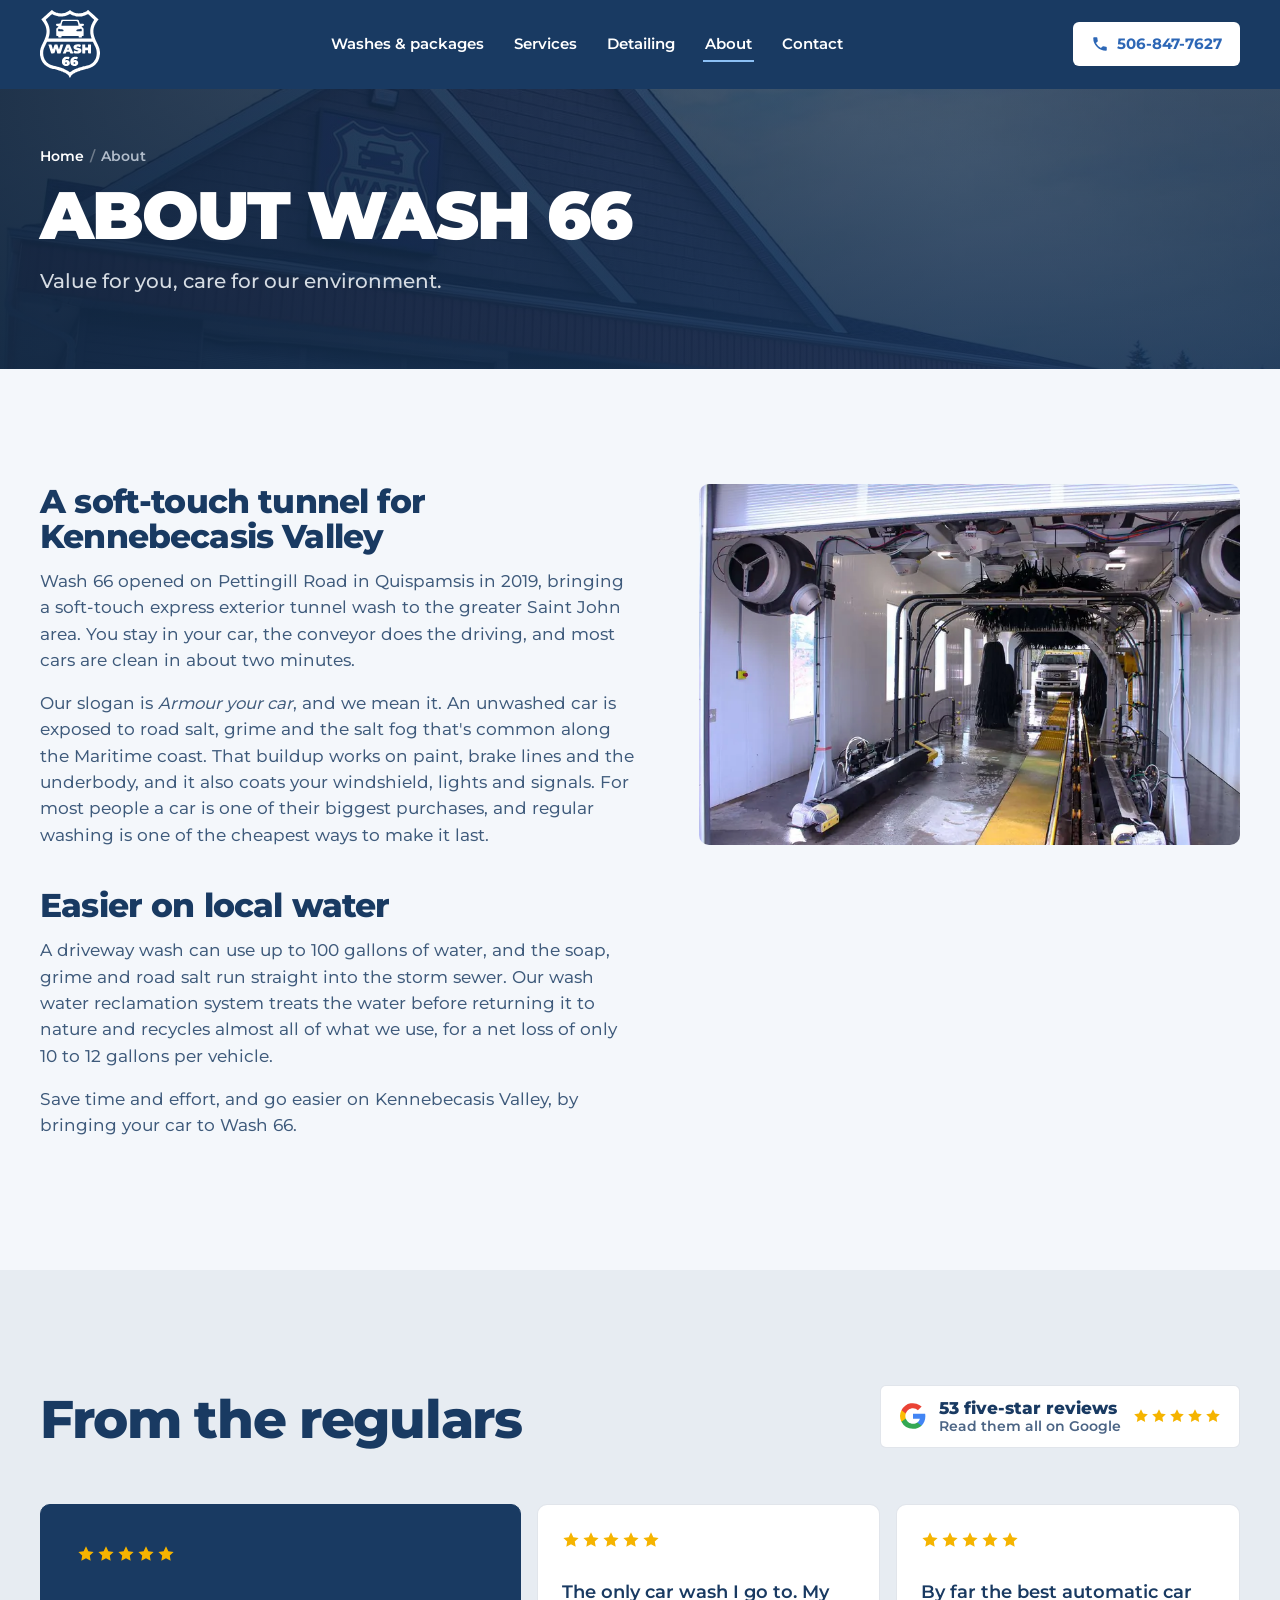
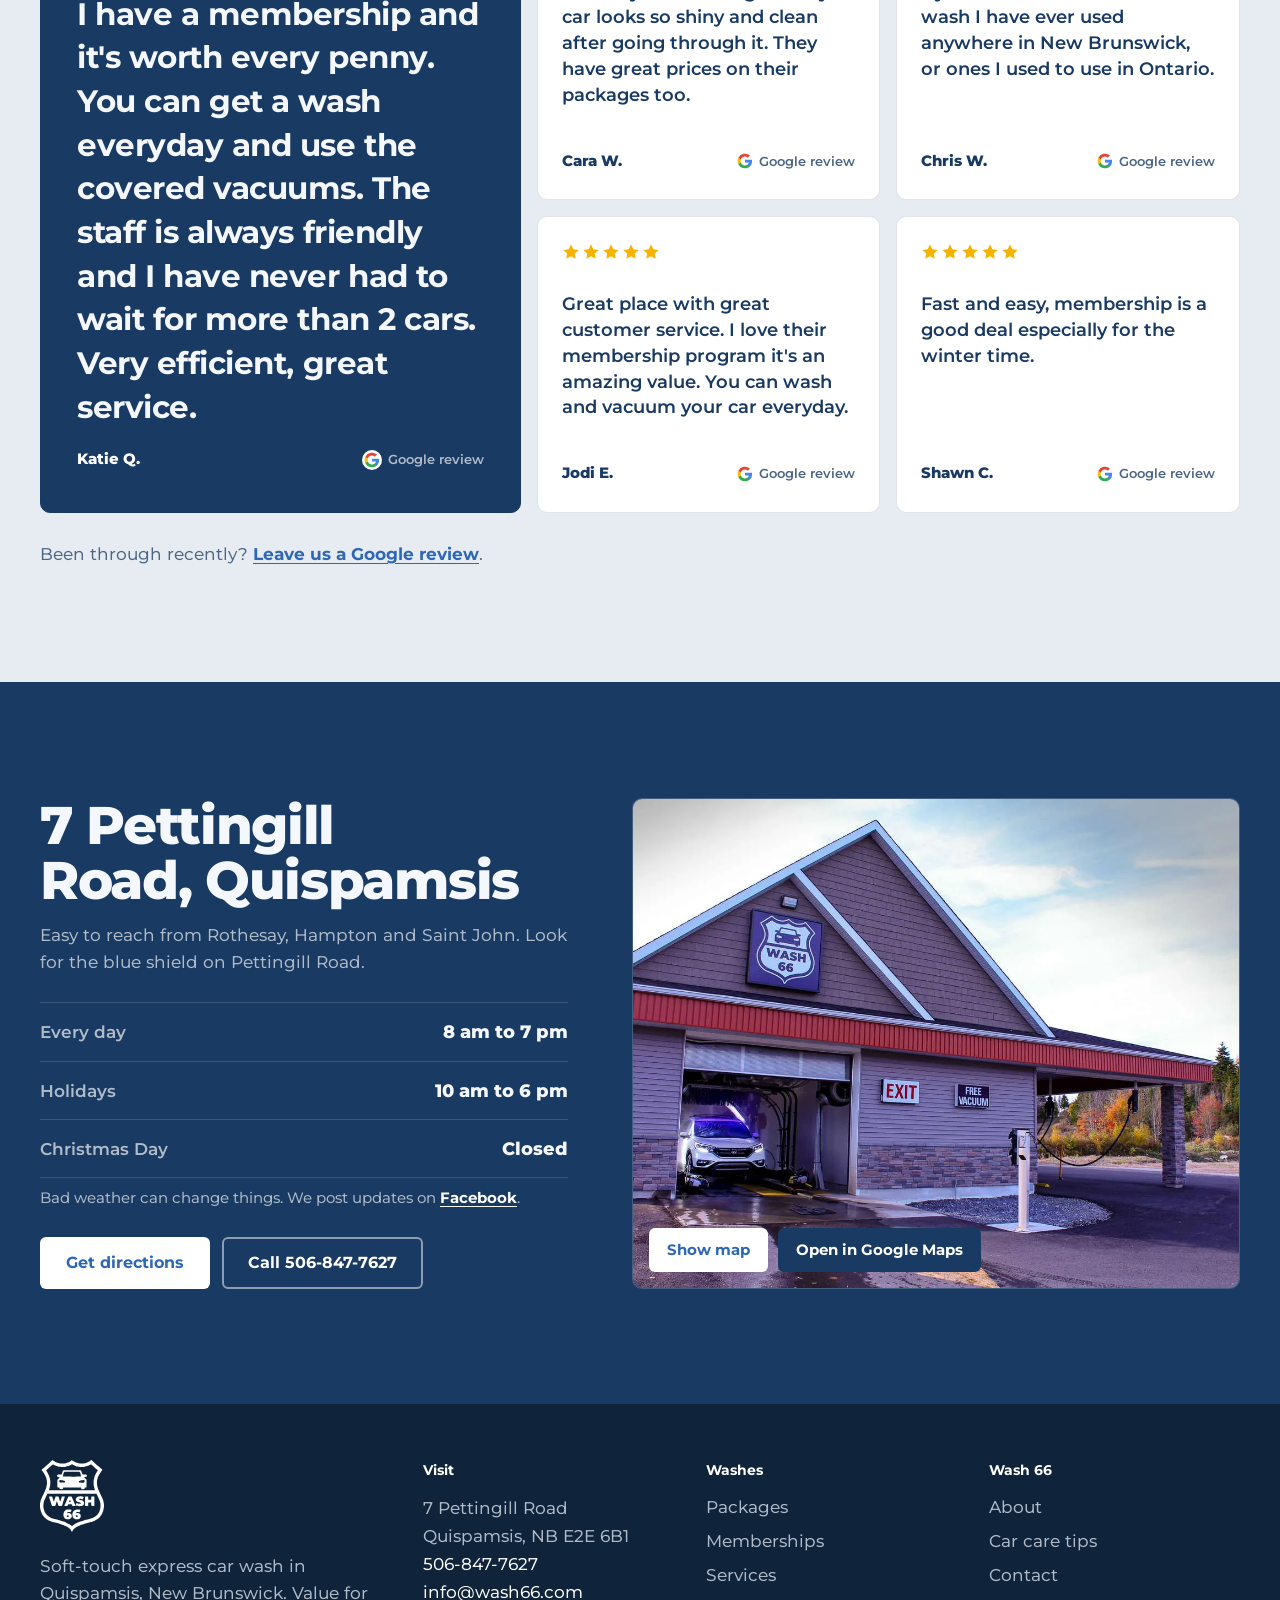
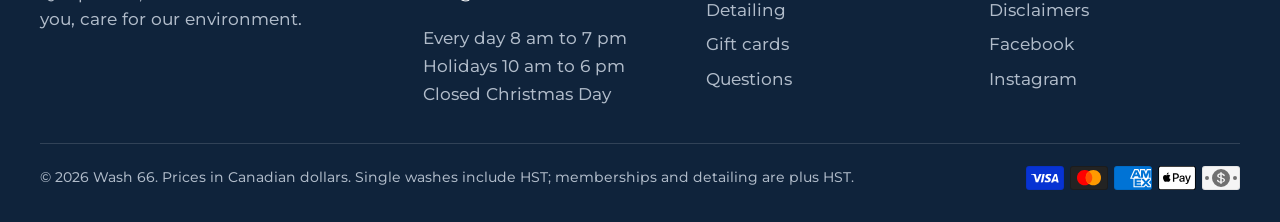
<file: about/index.html>
<!doctype html>
<!-- Generated by build.py from src/pages/about.html. Edit that file (and src/data.json), then run: python3 build.py -->
<html lang="en-CA">
<head>
  <meta charset="utf-8">
  <meta name="viewport" content="width=device-width, initial-scale=1, viewport-fit=cover">
  <title>About Wash 66 | Car Wash on Pettingill Road, Quispamsis</title>
  <meta name="description" content="Wash 66 opened in Quispamsis in 2019: a soft-touch express tunnel built for Maritime winters, with a reclaim system that reuses nearly all of its water.">
  <link rel="canonical" href="https://wash66.com/about/">
  <meta name="robots" content="index, follow, max-image-preview:large">
  <meta name="theme-color" content="#193A62">
  <meta name="format-detection" content="telephone=no">

  <meta property="og:type" content="website">
  <meta property="og:site_name" content="Wash 66">
  <meta property="og:locale" content="en_CA">
  <meta property="og:title" content="About Wash 66 | Car Wash on Pettingill Road, Quispamsis">
  <meta property="og:description" content="Wash 66 opened in Quispamsis in 2019: a soft-touch express tunnel built for Maritime winters, with a reclaim system that reuses nearly all of its water.">
  <meta property="og:url" content="https://wash66.cooper-577.workers.dev/about/">
  <meta property="og:image" content="https://wash66.cooper-577.workers.dev/assets/img/og.jpg?v=172c26ea">
  <meta property="og:image:width" content="1200">
  <meta property="og:image:height" content="630">
  <meta property="og:image:alt" content="Wash 66 car wash, 7 Pettingill Road, Quispamsis, NB. Open every day, 8 am to 7 pm.">
  <meta name="twitter:card" content="summary_large_image">
  <meta name="twitter:title" content="About Wash 66 | Car Wash on Pettingill Road, Quispamsis">
  <meta name="twitter:description" content="Wash 66 opened in Quispamsis in 2019: a soft-touch express tunnel built for Maritime winters, with a reclaim system that reuses nearly all of its water.">
  <meta name="twitter:image" content="https://wash66.cooper-577.workers.dev/assets/img/og.jpg?v=172c26ea">

  <link rel="icon" href="/favicon.ico" sizes="48x48">
  <link rel="icon" href="/assets/img/icons/icon.svg" type="image/svg+xml">
  <link rel="icon" href="/assets/img/icons/icon-96.png" type="image/png" sizes="96x96">
  <link rel="apple-touch-icon" href="/apple-touch-icon.png">
  <link rel="manifest" href="/site.webmanifest">

  <link rel="preload" href="/assets/fonts/montserrat-latin.woff2" as="font" type="font/woff2" crossorigin>
  <link rel="preload" as="image" href="/assets/img/photos/wash-66-building-quispamsis-800.webp" media="(max-width: 899px)" fetchpriority="high">
  <link rel="preload" as="image" href="/assets/img/photos/wash-66-building-quispamsis.webp" media="(min-width: 900px)" fetchpriority="high">
  <script>document.documentElement.className += " js";</script>
  <link rel="stylesheet" href="/assets/css/styles.css?v=8dfdc12d">
  <script src="/assets/js/main.js?v=6fd9780c" defer></script>
  <script src="/assets/js/live.js?v=2cdb5a87" defer></script>
  <script type="application/ld+json">
{
  "@context": "https://schema.org",
  "@graph": [
    {
      "@type": "AutoWash",
      "@id": "https://wash66.com/#business",
      "name": "Wash 66",
      "slogan": "Armour your car",
      "description": "Soft-touch express exterior car wash with monthly memberships, auto detailing and covered vacuum bays in Quispamsis, New Brunswick.",
      "url": "https://wash66.com/",
      "logo": "https://wash66.com/assets/img/icons/icon-512.png",
      "image": [
        "https://wash66.com/assets/img/photos/wash-66-building-quispamsis.webp",
        "https://wash66.com/assets/img/photos/soft-touch-car-wash-tunnel.webp"
      ],
      "telephone": "+15068477627",
      "email": "info@wash66.com",
      "priceRange": "$",
      "currenciesAccepted": "CAD",
      "paymentAccepted": "Cash, Credit Card, Visa, Mastercard, American Express, Apple Pay",
      "address": {
        "@type": "PostalAddress",
        "streetAddress": "7 Pettingill Road",
        "addressLocality": "Quispamsis",
        "addressRegion": "NB",
        "postalCode": "E2E 6B1",
        "addressCountry": "CA"
      },
      "geo": {
        "@type": "GeoCoordinates",
        "latitude": 45.4061317,
        "longitude": -65.9738007
      },
      "hasMap": "https://www.google.com/maps/place/Wash+66/@45.4061317,-65.9738007,17z/data=!4m6!3m5!1s0x4ca7ad0184f988fd:0x5b1b1e35667eea2c!8m2!3d45.4061317!4d-65.9738007!16s%2Fg%2F11j48ryvm3",
      "openingHoursSpecification": [
        {
          "@type": "OpeningHoursSpecification",
          "dayOfWeek": [
            "Monday",
            "Tuesday",
            "Wednesday",
            "Thursday",
            "Friday",
            "Saturday",
            "Sunday"
          ],
          "opens": "08:00",
          "closes": "19:00"
        }
      ],
      "areaServed": [
        {
          "@type": "City",
          "name": "Quispamsis"
        },
        {
          "@type": "City",
          "name": "Rothesay"
        },
        {
          "@type": "City",
          "name": "Hampton"
        },
        {
          "@type": "City",
          "name": "Saint John"
        }
      ],
      "sameAs": [
        "https://www.facebook.com/Wash66Ltd/",
        "https://www.instagram.com/wash66ltd/",
        "https://www.google.com/maps/place/Wash+66/@45.4061317,-65.9738007,17z/data=!4m6!3m5!1s0x4ca7ad0184f988fd:0x5b1b1e35667eea2c!8m2!3d45.4061317!4d-65.9738007!16s%2Fg%2F11j48ryvm3"
      ],
      "foundingDate": "2019"
    },
    {
      "@type": "BreadcrumbList",
      "@id": "https://wash66.com/about/#breadcrumb",
      "itemListElement": [
        {
          "@type": "ListItem",
          "position": 1,
          "name": "Home",
          "item": "https://wash66.com/"
        },
        {
          "@type": "ListItem",
          "position": 2,
          "name": "About",
          "item": "https://wash66.com/about/"
        }
      ]
    },
    {
      "@type": "WebPage",
      "@id": "https://wash66.com/about/#webpage",
      "url": "https://wash66.com/about/",
      "name": "About Wash 66 | Car Wash on Pettingill Road, Quispamsis",
      "description": "Wash 66 opened in Quispamsis in 2019: a soft-touch express tunnel built for Maritime winters, with a reclaim system that reuses nearly all of its water.",
      "isPartOf": {
        "@id": "https://wash66.com/#website"
      },
      "about": {
        "@id": "https://wash66.com/#business"
      },
      "inLanguage": "en-CA",
      "breadcrumb": {
        "@id": "https://wash66.com/about/#breadcrumb"
      }
    }
  ]
}
  </script>
</head>
<body class="">
  <a class="skip" href="#main">Skip to content</a>
  <div class="notice-bar" data-notices role="status" aria-label="Notices"></div>

  <header class="site-header" data-header>
    <div class="wrap header-inner">
      <a class="brand" href="/" aria-label="Wash 66 home">
        <img src="/assets/img/logo.svg" alt="Wash 66" width="161" height="181">
      </a>
      <nav class="nav" aria-label="Main">
<a href="/packages/">Washes &amp; packages</a>
<a href="/services/">Services</a>
<a href="/detailing/">Detailing</a>
<a href="/about/" aria-current="page">About</a>
<a href="/contact/">Contact</a>
      </nav>
      <div class="header-actions">
        <a class="btn btn-white btn-sm" href="tel:+15068477627" aria-label="Call Wash 66 at 506-847-7627">
          <svg class="i" viewBox="0 0 24 24" aria-hidden="true"><path d="M6.6 10.8a15.1 15.1 0 0 0 6.6 6.6l2.2-2.2a1 1 0 0 1 1-.25 11.4 11.4 0 0 0 3.6.57 1 1 0 0 1 1 1V20a1 1 0 0 1-1 1A17 17 0 0 1 3 4a1 1 0 0 1 1-1h3.5a1 1 0 0 1 1 1c0 1.25.2 2.45.57 3.57a1 1 0 0 1-.25 1z"/></svg>
          <span>506-847-7627</span>
        </a>
        <button class="menu-btn" type="button" aria-expanded="false" aria-controls="mobile-menu" data-menu-btn>
          <span class="menu-btn-bars" aria-hidden="true"></span>
          <span class="sr-only">Menu</span>
        </button>
      </div>
    </div>
  </header>
  <div class="mobile-menu" id="mobile-menu" hidden data-menu>
    <nav class="wrap" aria-label="Mobile">
<a href="/packages/">Washes &amp; packages</a>
<a href="/services/">Services</a>
<a href="/detailing/">Detailing</a>
<a href="/about/" aria-current="page">About</a>
<a href="/contact/">Contact</a>
<a href="/faq/">Questions</a>
<a href="/car-care/">Car care tips</a>
<a href="/disclaimers/">Disclaimers</a>
    </nav>
  </div>

  <main id="main">
<section class="hero hero--page" style="--hero-sm: url('/assets/img/photos/wash-66-building-quispamsis-800.webp'); --hero-lg: url('/assets/img/photos/wash-66-building-quispamsis.webp');">
  <div class="hero-bg" aria-hidden="true"></div>
  <div class="hero-overlay" aria-hidden="true"></div>
  <div class="wrap">
    <nav class="crumbs" aria-label="Breadcrumb"><ol><li><a href="/">Home</a></li><li aria-current="page">About</li></ol></nav>
    <h1 class="page-title">About Wash 66</h1>
    <p class="lede">Value for you, care for our environment.</p>
  </div>
</section>


    <section class="section">
      <div class="wrap split">
        <div class="prose">
          <h2>A soft-touch tunnel for Kennebecasis Valley</h2>
          <p>Wash 66 opened on Pettingill Road in Quispamsis in 2019, bringing a soft-touch express exterior tunnel wash to the greater Saint John area. You stay in your car, the conveyor does the driving, and most cars are clean in about two minutes.</p>
          <p>Our slogan is <em>Armour your car</em>, and we mean it. An unwashed car is exposed to road salt, grime and the salt fog that's common along the Maritime coast. That buildup works on paint, brake lines and the underbody, and it also coats your windshield, lights and signals. For most people a car is one of their biggest purchases, and regular washing is one of the cheapest ways to make it last.</p>
          <h2>Easier on local water</h2>
          <p>A driveway wash can use up to 100 gallons of water, and the soap, grime and road salt run straight into the storm sewer. Our wash water reclamation system treats the water before returning it to nature and recycles almost all of what we use, for a net loss of only 10 to 12 gallons per vehicle.</p>
          <p>Save time and effort, and go easier on Kennebecasis Valley, by bringing your car to Wash 66.</p>
        </div>
        <figure class="split-photo">
          <img src="/assets/img/photos/soft-touch-car-wash-tunnel-800.webp" srcset="/assets/img/photos/soft-touch-car-wash-tunnel-800.webp 800w, /assets/img/photos/soft-touch-car-wash-tunnel.webp 1334w" sizes="(min-width: 900px) 45vw, 100vw" width="1334" height="888" loading="lazy" alt="The inside of the Wash 66 tunnel with the conveyor track and soft-touch brushes">
        </figure>
      </div>
    </section>

    <section class="section section--paper2" id="reviews">
      <div class="wrap">
<div class="section-head section-head--split">
  <h2>From the regulars</h2>
  <a class="rating" href="https://www.google.com/maps/place/Wash+66/@45.4061317,-65.9738007,17z/data=!4m8!3m7!1s0x4ca7ad0184f988fd:0x5b1b1e35667eea2c!8m2!3d45.4061317!4d-65.9738007!9m1!1b1!16s%2Fg%2F11j48ryvm3" target="_blank" rel="noopener">
    <svg class="g-icon" viewBox="0 0 24 24" aria-hidden="true"><path fill="#4285F4" d="M22.6 12.3c0-.8-.1-1.5-.2-2.3H12v4.3h5.9a5 5 0 0 1-2.2 3.3v2.7h3.6c2.1-1.9 3.3-4.8 3.3-8z"/><path fill="#34A853" d="M12 23c3 0 5.5-1 7.3-2.7l-3.6-2.7c-1 .7-2.2 1.1-3.7 1.1-2.9 0-5.3-1.9-6.2-4.5H2.1v2.8A11 11 0 0 0 12 23z"/><path fill="#FBBC05" d="M5.8 14.2a6.6 6.6 0 0 1 0-4.3V7.1H2.1a11 11 0 0 0 0 9.9z"/><path fill="#EA4335" d="M12 5.4c1.6 0 3.1.6 4.2 1.7l3.2-3.2A11 11 0 0 0 2.1 7.1l3.7 2.8C6.7 7.3 9.1 5.4 12 5.4z"/></svg>
    <span class="rating-text"><strong>53 five-star reviews</strong><span>Read them all on Google</span></span>
    <span class="stars" role="img" aria-label="5 out of 5 stars"><svg viewBox="0 0 20 20" aria-hidden="true"><path d="M10 1.5l2.6 5.4 5.9.8-4.3 4.1 1 5.8L10 14.8l-5.2 2.8 1-5.8L1.5 7.7l5.9-.8z"/></svg><svg viewBox="0 0 20 20" aria-hidden="true"><path d="M10 1.5l2.6 5.4 5.9.8-4.3 4.1 1 5.8L10 14.8l-5.2 2.8 1-5.8L1.5 7.7l5.9-.8z"/></svg><svg viewBox="0 0 20 20" aria-hidden="true"><path d="M10 1.5l2.6 5.4 5.9.8-4.3 4.1 1 5.8L10 14.8l-5.2 2.8 1-5.8L1.5 7.7l5.9-.8z"/></svg><svg viewBox="0 0 20 20" aria-hidden="true"><path d="M10 1.5l2.6 5.4 5.9.8-4.3 4.1 1 5.8L10 14.8l-5.2 2.8 1-5.8L1.5 7.7l5.9-.8z"/></svg><svg viewBox="0 0 20 20" aria-hidden="true"><path d="M10 1.5l2.6 5.4 5.9.8-4.3 4.1 1 5.8L10 14.8l-5.2 2.8 1-5.8L1.5 7.7l5.9-.8z"/></svg></span>
  </a>
</div>
<!-- Real 5-star Google reviews, quoted as written (src/data.json). Names shortened to first name and last initial. -->
<div class="reviews">
<blockquote class="review review--big">
  <span class="stars" role="img" aria-label="5 out of 5 stars"><svg viewBox="0 0 20 20" aria-hidden="true"><path d="M10 1.5l2.6 5.4 5.9.8-4.3 4.1 1 5.8L10 14.8l-5.2 2.8 1-5.8L1.5 7.7l5.9-.8z"/></svg><svg viewBox="0 0 20 20" aria-hidden="true"><path d="M10 1.5l2.6 5.4 5.9.8-4.3 4.1 1 5.8L10 14.8l-5.2 2.8 1-5.8L1.5 7.7l5.9-.8z"/></svg><svg viewBox="0 0 20 20" aria-hidden="true"><path d="M10 1.5l2.6 5.4 5.9.8-4.3 4.1 1 5.8L10 14.8l-5.2 2.8 1-5.8L1.5 7.7l5.9-.8z"/></svg><svg viewBox="0 0 20 20" aria-hidden="true"><path d="M10 1.5l2.6 5.4 5.9.8-4.3 4.1 1 5.8L10 14.8l-5.2 2.8 1-5.8L1.5 7.7l5.9-.8z"/></svg><svg viewBox="0 0 20 20" aria-hidden="true"><path d="M10 1.5l2.6 5.4 5.9.8-4.3 4.1 1 5.8L10 14.8l-5.2 2.8 1-5.8L1.5 7.7l5.9-.8z"/></svg></span>
  <p>I have a membership and it&#x27;s worth every penny. You can get a wash everyday and use the covered vacuums. The staff is always friendly and I have never had to wait for more than 2 cars. Very efficient, great service.</p>
  <footer><span class="review-name">Katie Q.</span><span class="review-src"><svg class="g-icon" viewBox="0 0 24 24" aria-hidden="true"><path fill="#4285F4" d="M22.6 12.3c0-.8-.1-1.5-.2-2.3H12v4.3h5.9a5 5 0 0 1-2.2 3.3v2.7h3.6c2.1-1.9 3.3-4.8 3.3-8z"/><path fill="#34A853" d="M12 23c3 0 5.5-1 7.3-2.7l-3.6-2.7c-1 .7-2.2 1.1-3.7 1.1-2.9 0-5.3-1.9-6.2-4.5H2.1v2.8A11 11 0 0 0 12 23z"/><path fill="#FBBC05" d="M5.8 14.2a6.6 6.6 0 0 1 0-4.3V7.1H2.1a11 11 0 0 0 0 9.9z"/><path fill="#EA4335" d="M12 5.4c1.6 0 3.1.6 4.2 1.7l3.2-3.2A11 11 0 0 0 2.1 7.1l3.7 2.8C6.7 7.3 9.1 5.4 12 5.4z"/></svg>Google review</span></footer>
</blockquote>
<blockquote class="review">
  <span class="stars" role="img" aria-label="5 out of 5 stars"><svg viewBox="0 0 20 20" aria-hidden="true"><path d="M10 1.5l2.6 5.4 5.9.8-4.3 4.1 1 5.8L10 14.8l-5.2 2.8 1-5.8L1.5 7.7l5.9-.8z"/></svg><svg viewBox="0 0 20 20" aria-hidden="true"><path d="M10 1.5l2.6 5.4 5.9.8-4.3 4.1 1 5.8L10 14.8l-5.2 2.8 1-5.8L1.5 7.7l5.9-.8z"/></svg><svg viewBox="0 0 20 20" aria-hidden="true"><path d="M10 1.5l2.6 5.4 5.9.8-4.3 4.1 1 5.8L10 14.8l-5.2 2.8 1-5.8L1.5 7.7l5.9-.8z"/></svg><svg viewBox="0 0 20 20" aria-hidden="true"><path d="M10 1.5l2.6 5.4 5.9.8-4.3 4.1 1 5.8L10 14.8l-5.2 2.8 1-5.8L1.5 7.7l5.9-.8z"/></svg><svg viewBox="0 0 20 20" aria-hidden="true"><path d="M10 1.5l2.6 5.4 5.9.8-4.3 4.1 1 5.8L10 14.8l-5.2 2.8 1-5.8L1.5 7.7l5.9-.8z"/></svg></span>
  <p>The only car wash I go to. My car looks so shiny and clean after going through it. They have great prices on their packages too.</p>
  <footer><span class="review-name">Cara W.</span><span class="review-src"><svg class="g-icon" viewBox="0 0 24 24" aria-hidden="true"><path fill="#4285F4" d="M22.6 12.3c0-.8-.1-1.5-.2-2.3H12v4.3h5.9a5 5 0 0 1-2.2 3.3v2.7h3.6c2.1-1.9 3.3-4.8 3.3-8z"/><path fill="#34A853" d="M12 23c3 0 5.5-1 7.3-2.7l-3.6-2.7c-1 .7-2.2 1.1-3.7 1.1-2.9 0-5.3-1.9-6.2-4.5H2.1v2.8A11 11 0 0 0 12 23z"/><path fill="#FBBC05" d="M5.8 14.2a6.6 6.6 0 0 1 0-4.3V7.1H2.1a11 11 0 0 0 0 9.9z"/><path fill="#EA4335" d="M12 5.4c1.6 0 3.1.6 4.2 1.7l3.2-3.2A11 11 0 0 0 2.1 7.1l3.7 2.8C6.7 7.3 9.1 5.4 12 5.4z"/></svg>Google review</span></footer>
</blockquote>
<blockquote class="review">
  <span class="stars" role="img" aria-label="5 out of 5 stars"><svg viewBox="0 0 20 20" aria-hidden="true"><path d="M10 1.5l2.6 5.4 5.9.8-4.3 4.1 1 5.8L10 14.8l-5.2 2.8 1-5.8L1.5 7.7l5.9-.8z"/></svg><svg viewBox="0 0 20 20" aria-hidden="true"><path d="M10 1.5l2.6 5.4 5.9.8-4.3 4.1 1 5.8L10 14.8l-5.2 2.8 1-5.8L1.5 7.7l5.9-.8z"/></svg><svg viewBox="0 0 20 20" aria-hidden="true"><path d="M10 1.5l2.6 5.4 5.9.8-4.3 4.1 1 5.8L10 14.8l-5.2 2.8 1-5.8L1.5 7.7l5.9-.8z"/></svg><svg viewBox="0 0 20 20" aria-hidden="true"><path d="M10 1.5l2.6 5.4 5.9.8-4.3 4.1 1 5.8L10 14.8l-5.2 2.8 1-5.8L1.5 7.7l5.9-.8z"/></svg><svg viewBox="0 0 20 20" aria-hidden="true"><path d="M10 1.5l2.6 5.4 5.9.8-4.3 4.1 1 5.8L10 14.8l-5.2 2.8 1-5.8L1.5 7.7l5.9-.8z"/></svg></span>
  <p>By far the best automatic car wash I have ever used anywhere in New Brunswick, or ones I used to use in Ontario.</p>
  <footer><span class="review-name">Chris W.</span><span class="review-src"><svg class="g-icon" viewBox="0 0 24 24" aria-hidden="true"><path fill="#4285F4" d="M22.6 12.3c0-.8-.1-1.5-.2-2.3H12v4.3h5.9a5 5 0 0 1-2.2 3.3v2.7h3.6c2.1-1.9 3.3-4.8 3.3-8z"/><path fill="#34A853" d="M12 23c3 0 5.5-1 7.3-2.7l-3.6-2.7c-1 .7-2.2 1.1-3.7 1.1-2.9 0-5.3-1.9-6.2-4.5H2.1v2.8A11 11 0 0 0 12 23z"/><path fill="#FBBC05" d="M5.8 14.2a6.6 6.6 0 0 1 0-4.3V7.1H2.1a11 11 0 0 0 0 9.9z"/><path fill="#EA4335" d="M12 5.4c1.6 0 3.1.6 4.2 1.7l3.2-3.2A11 11 0 0 0 2.1 7.1l3.7 2.8C6.7 7.3 9.1 5.4 12 5.4z"/></svg>Google review</span></footer>
</blockquote>
<blockquote class="review">
  <span class="stars" role="img" aria-label="5 out of 5 stars"><svg viewBox="0 0 20 20" aria-hidden="true"><path d="M10 1.5l2.6 5.4 5.9.8-4.3 4.1 1 5.8L10 14.8l-5.2 2.8 1-5.8L1.5 7.7l5.9-.8z"/></svg><svg viewBox="0 0 20 20" aria-hidden="true"><path d="M10 1.5l2.6 5.4 5.9.8-4.3 4.1 1 5.8L10 14.8l-5.2 2.8 1-5.8L1.5 7.7l5.9-.8z"/></svg><svg viewBox="0 0 20 20" aria-hidden="true"><path d="M10 1.5l2.6 5.4 5.9.8-4.3 4.1 1 5.8L10 14.8l-5.2 2.8 1-5.8L1.5 7.7l5.9-.8z"/></svg><svg viewBox="0 0 20 20" aria-hidden="true"><path d="M10 1.5l2.6 5.4 5.9.8-4.3 4.1 1 5.8L10 14.8l-5.2 2.8 1-5.8L1.5 7.7l5.9-.8z"/></svg><svg viewBox="0 0 20 20" aria-hidden="true"><path d="M10 1.5l2.6 5.4 5.9.8-4.3 4.1 1 5.8L10 14.8l-5.2 2.8 1-5.8L1.5 7.7l5.9-.8z"/></svg></span>
  <p>Great place with great customer service. I love their membership program it&#x27;s an amazing value. You can wash and vacuum your car everyday.</p>
  <footer><span class="review-name">Jodi E.</span><span class="review-src"><svg class="g-icon" viewBox="0 0 24 24" aria-hidden="true"><path fill="#4285F4" d="M22.6 12.3c0-.8-.1-1.5-.2-2.3H12v4.3h5.9a5 5 0 0 1-2.2 3.3v2.7h3.6c2.1-1.9 3.3-4.8 3.3-8z"/><path fill="#34A853" d="M12 23c3 0 5.5-1 7.3-2.7l-3.6-2.7c-1 .7-2.2 1.1-3.7 1.1-2.9 0-5.3-1.9-6.2-4.5H2.1v2.8A11 11 0 0 0 12 23z"/><path fill="#FBBC05" d="M5.8 14.2a6.6 6.6 0 0 1 0-4.3V7.1H2.1a11 11 0 0 0 0 9.9z"/><path fill="#EA4335" d="M12 5.4c1.6 0 3.1.6 4.2 1.7l3.2-3.2A11 11 0 0 0 2.1 7.1l3.7 2.8C6.7 7.3 9.1 5.4 12 5.4z"/></svg>Google review</span></footer>
</blockquote>
<blockquote class="review">
  <span class="stars" role="img" aria-label="5 out of 5 stars"><svg viewBox="0 0 20 20" aria-hidden="true"><path d="M10 1.5l2.6 5.4 5.9.8-4.3 4.1 1 5.8L10 14.8l-5.2 2.8 1-5.8L1.5 7.7l5.9-.8z"/></svg><svg viewBox="0 0 20 20" aria-hidden="true"><path d="M10 1.5l2.6 5.4 5.9.8-4.3 4.1 1 5.8L10 14.8l-5.2 2.8 1-5.8L1.5 7.7l5.9-.8z"/></svg><svg viewBox="0 0 20 20" aria-hidden="true"><path d="M10 1.5l2.6 5.4 5.9.8-4.3 4.1 1 5.8L10 14.8l-5.2 2.8 1-5.8L1.5 7.7l5.9-.8z"/></svg><svg viewBox="0 0 20 20" aria-hidden="true"><path d="M10 1.5l2.6 5.4 5.9.8-4.3 4.1 1 5.8L10 14.8l-5.2 2.8 1-5.8L1.5 7.7l5.9-.8z"/></svg><svg viewBox="0 0 20 20" aria-hidden="true"><path d="M10 1.5l2.6 5.4 5.9.8-4.3 4.1 1 5.8L10 14.8l-5.2 2.8 1-5.8L1.5 7.7l5.9-.8z"/></svg></span>
  <p>Fast and easy, membership is a good deal especially for the winter time.</p>
  <footer><span class="review-name">Shawn C.</span><span class="review-src"><svg class="g-icon" viewBox="0 0 24 24" aria-hidden="true"><path fill="#4285F4" d="M22.6 12.3c0-.8-.1-1.5-.2-2.3H12v4.3h5.9a5 5 0 0 1-2.2 3.3v2.7h3.6c2.1-1.9 3.3-4.8 3.3-8z"/><path fill="#34A853" d="M12 23c3 0 5.5-1 7.3-2.7l-3.6-2.7c-1 .7-2.2 1.1-3.7 1.1-2.9 0-5.3-1.9-6.2-4.5H2.1v2.8A11 11 0 0 0 12 23z"/><path fill="#FBBC05" d="M5.8 14.2a6.6 6.6 0 0 1 0-4.3V7.1H2.1a11 11 0 0 0 0 9.9z"/><path fill="#EA4335" d="M12 5.4c1.6 0 3.1.6 4.2 1.7l3.2-3.2A11 11 0 0 0 2.1 7.1l3.7 2.8C6.7 7.3 9.1 5.4 12 5.4z"/></svg>Google review</span></footer>
</blockquote>
</div>
<p class="reviews-cta">Been through recently? <a href="https://www.google.com/maps/place/Wash+66/@45.4061317,-65.9738007,17z/data=!4m8!3m7!1s0x4ca7ad0184f988fd:0x5b1b1e35667eea2c!8m2!3d45.4061317!4d-65.9738007!9m1!1b1!16s%2Fg%2F11j48ryvm3" target="_blank" rel="noopener">Leave us a Google review</a>.</p>

      </div>
    </section>

    <section class="section section--ink" id="visit">
      <div class="wrap">
<div class="visit-grid">
  <div class="visit-info">
    <h2>7 Pettingill Road, Quispamsis</h2>
    <p class="visit-area">Easy to reach from Rothesay, Hampton and Saint John. Look for the blue shield on Pettingill Road.</p>
    <dl class="hours" data-hours>
      <div><dt>Every day</dt><dd>8 am to 7 pm</dd></div>
      <div><dt>Holidays</dt><dd>10 am to 6 pm</dd></div>
      <div><dt>Christmas Day</dt><dd>Closed</dd></div>
    </dl>
    <p class="hours-note">Bad weather can change things. We post updates on <a href="https://www.facebook.com/Wash66Ltd/" target="_blank" rel="noopener">Facebook</a>.</p>
    <div class="cta-row">
      <a class="btn btn-primary" href="https://www.google.com/maps/dir/?api=1&amp;destination=Wash+66,+7+Pettingill+Road,+Quispamsis,+NB+E2E+6B1" target="_blank" rel="noopener">Get directions</a>
      <a class="btn btn-outline-light" href="tel:+15068477627">Call 506-847-7627</a>
    </div>
  </div>
  <div class="map" data-map data-map-src="https://www.google.com/maps?q=Wash+66,+7+Pettingill+Road,+Quispamsis,+NB+E2E+6B1&amp;output=embed">
    <img class="map-img" src="/assets/img/photos/wash-66-building-quispamsis-800.webp" srcset="/assets/img/photos/wash-66-building-quispamsis-800.webp 800w, /assets/img/photos/wash-66-building-quispamsis.webp 1334w" sizes="(min-width: 900px) 52vw, 100vw" width="1334" height="888" loading="lazy" alt="The Wash 66 building at 7 Pettingill Road, Quispamsis">
    <div class="map-actions">
      <button type="button" class="btn btn-white btn-sm" data-map-load>Show map</button>
      <a class="btn btn-outline-light btn-sm" href="https://www.google.com/maps/place/Wash+66/@45.4061317,-65.9738007,17z/data=!4m6!3m5!1s0x4ca7ad0184f988fd:0x5b1b1e35667eea2c!8m2!3d45.4061317!4d-65.9738007!16s%2Fg%2F11j48ryvm3" target="_blank" rel="noopener">Open in Google Maps</a>
    </div>
  </div>
</div>

      </div>
    </section>

  </main>

  <footer class="site-footer">
    <div class="wrap footer-grid">
      <div class="footer-brand">
        <a class="brand" href="/" aria-label="Wash 66 home"><img src="/assets/img/logo.svg" alt="Wash 66" width="161" height="181" loading="lazy"></a>
        <p>Soft-touch express car wash in Quispamsis, New Brunswick. Value for you, care for our environment.</p>
      </div>
      <div class="footer-col">
        <p class="footer-head">Visit</p>
        <address>
          7 Pettingill Road<br>Quispamsis, NB&nbsp;E2E&nbsp;6B1<br>
          <a href="tel:+15068477627">506-847-7627</a><br>
          <a href="mailto:info@wash66.com">info@wash66.com</a>
        </address>
        <p class="footer-hours" data-hours-footer>Every day 8&nbsp;am to 7&nbsp;pm<br>Holidays 10&nbsp;am to 6&nbsp;pm<br>Closed Christmas Day</p>
      </div>
      <nav class="footer-col" aria-label="Footer">
        <p class="footer-head">Washes</p>
        <a href="/packages/">Packages</a>
        <a href="/packages/#membership">Memberships</a>
        <a href="/services/">Services</a>
        <a href="/detailing/">Detailing</a>
        <a href="/#gift-cards">Gift cards</a>
        <a href="/faq/">Questions</a>
      </nav>
      <nav class="footer-col" aria-label="Company">
        <p class="footer-head">Wash 66</p>
        <a href="/about/">About</a>
        <a href="/car-care/">Car care tips</a>
        <a href="/contact/">Contact</a>
        <a href="/disclaimers/">Disclaimers</a>
        <a href="https://www.facebook.com/Wash66Ltd/" rel="noopener" target="_blank">Facebook</a>
        <a href="https://www.instagram.com/wash66ltd/" rel="noopener" target="_blank">Instagram</a>
      </nav>
    </div>
    <div class="wrap footer-bottom">
      <p>&copy; 2026 Wash 66. Prices in Canadian dollars. Single washes include HST; memberships and detailing are plus HST.</p>
      <ul class="pay-icons" aria-label="Payment methods we accept">
        <li><img src="/assets/img/payments/visa.svg" alt="Visa" width="38" height="24" loading="lazy"></li>
        <li><img src="/assets/img/payments/mastercard.svg" alt="Mastercard" width="38" height="24" loading="lazy"></li>
        <li><img src="/assets/img/payments/american-express.svg" alt="American Express" width="38" height="24" loading="lazy"></li>
        <li><img src="/assets/img/payments/apple-pay.svg" alt="Apple Pay" width="38" height="24" loading="lazy"></li>
        <li><img src="/assets/img/payments/cash.svg" alt="Cash" width="38" height="24" loading="lazy"></li>
      </ul>
    </div>
  </footer>

  <nav class="action-bar" aria-label="Quick actions" data-action-bar>
    <a href="tel:+15068477627">
      <svg viewBox="0 0 24 24" aria-hidden="true"><path d="M6.6 10.8a15.1 15.1 0 0 0 6.6 6.6l2.2-2.2a1 1 0 0 1 1-.25 11.4 11.4 0 0 0 3.6.57 1 1 0 0 1 1 1V20a1 1 0 0 1-1 1A17 17 0 0 1 3 4a1 1 0 0 1 1-1h3.5a1 1 0 0 1 1 1c0 1.25.2 2.45.57 3.57a1 1 0 0 1-.25 1z"/></svg>
      Call
    </a>
    <a href="https://www.google.com/maps/dir/?api=1&amp;destination=Wash+66,+7+Pettingill+Road,+Quispamsis,+NB+E2E+6B1" target="_blank" rel="noopener">
      <svg viewBox="0 0 24 24" aria-hidden="true"><path d="M12 2a7 7 0 0 0-7 7c0 5.25 7 13 7 13s7-7.75 7-13a7 7 0 0 0-7-7zm0 9.5A2.5 2.5 0 1 1 12 6.5a2.5 2.5 0 0 1 0 5z"/></svg>
      Directions
    </a>
    <a class="action-primary" href="/packages/">Prices</a>
  </nav>
</body>
</html>
</file>
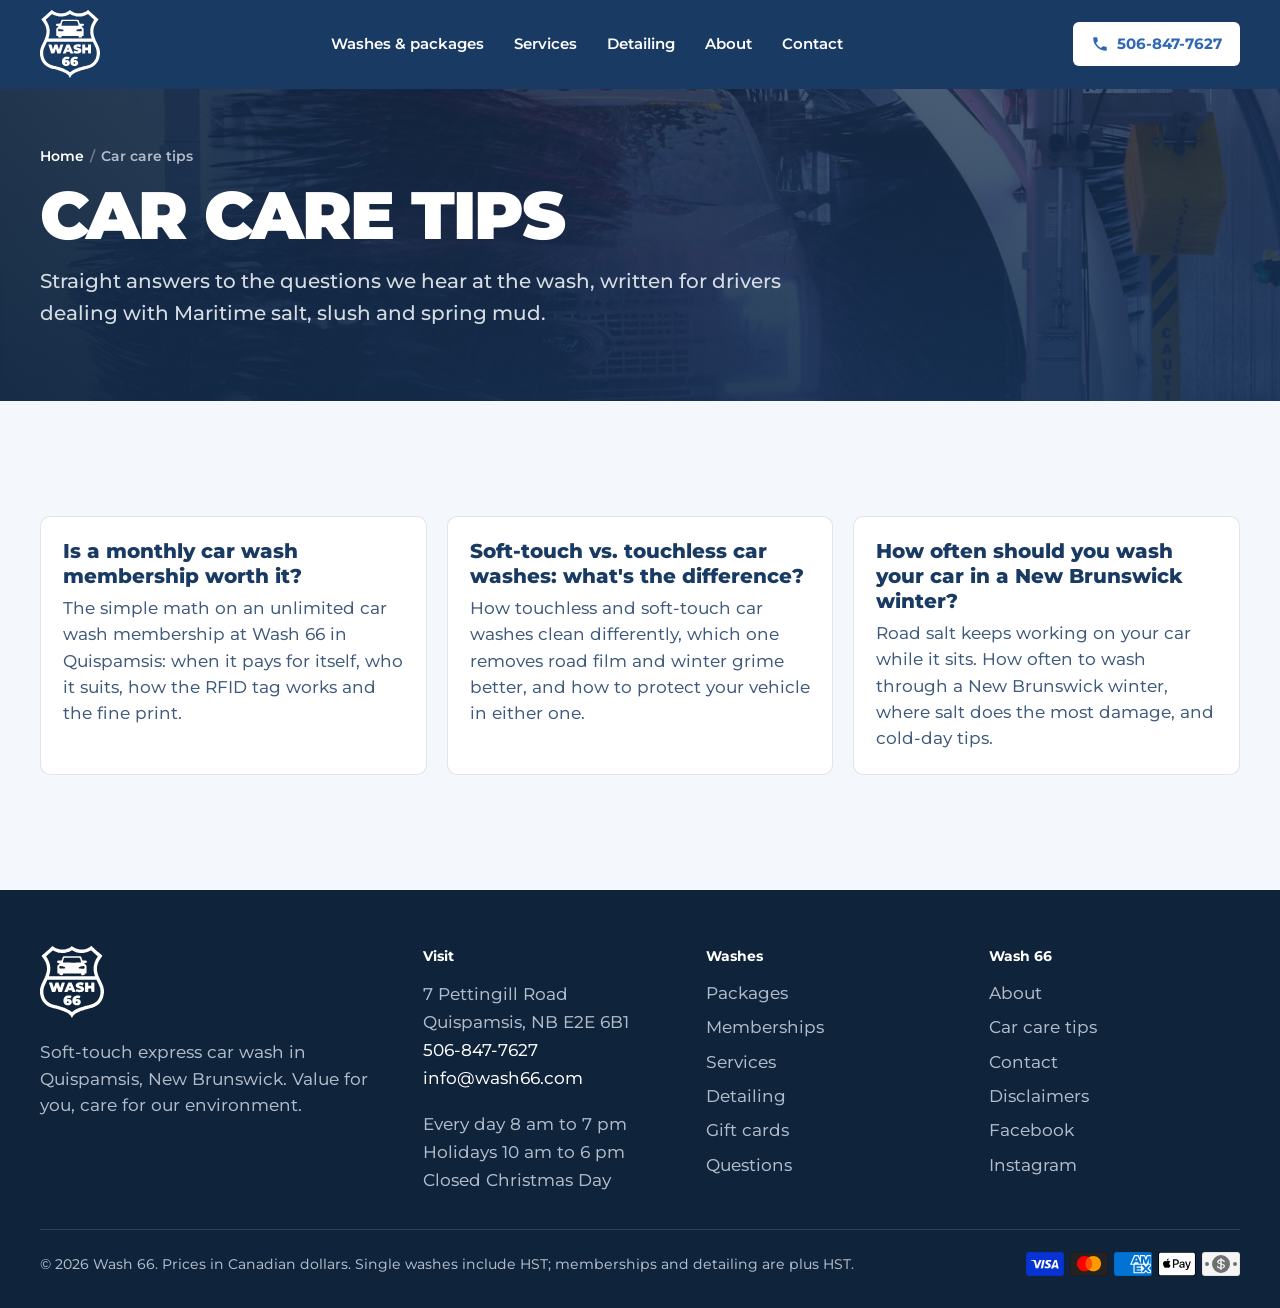
<file: car-care/index.html>
<!doctype html>
<!-- Generated by build.py from src/pages/car-care/index.html. Edit that file (and src/data.json), then run: python3 build.py -->
<html lang="en-CA">
<head>
  <meta charset="utf-8">
  <meta name="viewport" content="width=device-width, initial-scale=1, viewport-fit=cover">
  <title>Car Care Tips for Maritime Drivers | Wash 66</title>
  <meta name="description" content="Practical car care advice from Wash 66 in Quispamsis: washing through a New Brunswick winter, soft-touch vs touchless washes, and whether a membership pays off.">
  <link rel="canonical" href="https://wash66.com/car-care/">
  <meta name="robots" content="index, follow, max-image-preview:large">
  <meta name="theme-color" content="#193A62">
  <meta name="format-detection" content="telephone=no">

  <meta property="og:type" content="website">
  <meta property="og:site_name" content="Wash 66">
  <meta property="og:locale" content="en_CA">
  <meta property="og:title" content="Car Care Tips for Maritime Drivers | Wash 66">
  <meta property="og:description" content="Practical car care advice from Wash 66 in Quispamsis: washing through a New Brunswick winter, soft-touch vs touchless washes, and whether a membership pays off.">
  <meta property="og:url" content="https://wash66.cooper-577.workers.dev/car-care/">
  <meta property="og:image" content="https://wash66.cooper-577.workers.dev/assets/img/og.jpg?v=172c26ea">
  <meta property="og:image:width" content="1200">
  <meta property="og:image:height" content="630">
  <meta property="og:image:alt" content="Wash 66 car wash, 7 Pettingill Road, Quispamsis, NB. Open every day, 8 am to 7 pm.">
  <meta name="twitter:card" content="summary_large_image">
  <meta name="twitter:title" content="Car Care Tips for Maritime Drivers | Wash 66">
  <meta name="twitter:description" content="Practical car care advice from Wash 66 in Quispamsis: washing through a New Brunswick winter, soft-touch vs touchless washes, and whether a membership pays off.">
  <meta name="twitter:image" content="https://wash66.cooper-577.workers.dev/assets/img/og.jpg?v=172c26ea">

  <link rel="icon" href="/favicon.ico" sizes="48x48">
  <link rel="icon" href="/assets/img/icons/icon.svg" type="image/svg+xml">
  <link rel="icon" href="/assets/img/icons/icon-96.png" type="image/png" sizes="96x96">
  <link rel="apple-touch-icon" href="/apple-touch-icon.png">
  <link rel="manifest" href="/site.webmanifest">

  <link rel="preload" href="/assets/fonts/montserrat-latin.woff2" as="font" type="font/woff2" crossorigin>
  <link rel="preload" as="image" href="/assets/img/photos/pickup-truck-car-wash-brushes-800.webp" media="(max-width: 899px)" fetchpriority="high">
  <link rel="preload" as="image" href="/assets/img/photos/pickup-truck-car-wash-brushes.webp" media="(min-width: 900px)" fetchpriority="high">
  <script>document.documentElement.className += " js";</script>
  <link rel="stylesheet" href="/assets/css/styles.css?v=8dfdc12d">
  <script src="/assets/js/main.js?v=6fd9780c" defer></script>
  <script src="/assets/js/live.js?v=2cdb5a87" defer></script>
  <script type="application/ld+json">
{
  "@context": "https://schema.org",
  "@graph": [
    {
      "@type": "AutoWash",
      "@id": "https://wash66.com/#business",
      "name": "Wash 66",
      "slogan": "Armour your car",
      "description": "Soft-touch express exterior car wash with monthly memberships, auto detailing and covered vacuum bays in Quispamsis, New Brunswick.",
      "url": "https://wash66.com/",
      "logo": "https://wash66.com/assets/img/icons/icon-512.png",
      "image": [
        "https://wash66.com/assets/img/photos/wash-66-building-quispamsis.webp",
        "https://wash66.com/assets/img/photos/soft-touch-car-wash-tunnel.webp"
      ],
      "telephone": "+15068477627",
      "email": "info@wash66.com",
      "priceRange": "$",
      "currenciesAccepted": "CAD",
      "paymentAccepted": "Cash, Credit Card, Visa, Mastercard, American Express, Apple Pay",
      "address": {
        "@type": "PostalAddress",
        "streetAddress": "7 Pettingill Road",
        "addressLocality": "Quispamsis",
        "addressRegion": "NB",
        "postalCode": "E2E 6B1",
        "addressCountry": "CA"
      },
      "geo": {
        "@type": "GeoCoordinates",
        "latitude": 45.4061317,
        "longitude": -65.9738007
      },
      "hasMap": "https://www.google.com/maps/place/Wash+66/@45.4061317,-65.9738007,17z/data=!4m6!3m5!1s0x4ca7ad0184f988fd:0x5b1b1e35667eea2c!8m2!3d45.4061317!4d-65.9738007!16s%2Fg%2F11j48ryvm3",
      "openingHoursSpecification": [
        {
          "@type": "OpeningHoursSpecification",
          "dayOfWeek": [
            "Monday",
            "Tuesday",
            "Wednesday",
            "Thursday",
            "Friday",
            "Saturday",
            "Sunday"
          ],
          "opens": "08:00",
          "closes": "19:00"
        }
      ],
      "areaServed": [
        {
          "@type": "City",
          "name": "Quispamsis"
        },
        {
          "@type": "City",
          "name": "Rothesay"
        },
        {
          "@type": "City",
          "name": "Hampton"
        },
        {
          "@type": "City",
          "name": "Saint John"
        }
      ],
      "sameAs": [
        "https://www.facebook.com/Wash66Ltd/",
        "https://www.instagram.com/wash66ltd/",
        "https://www.google.com/maps/place/Wash+66/@45.4061317,-65.9738007,17z/data=!4m6!3m5!1s0x4ca7ad0184f988fd:0x5b1b1e35667eea2c!8m2!3d45.4061317!4d-65.9738007!16s%2Fg%2F11j48ryvm3"
      ],
      "foundingDate": "2019"
    },
    {
      "@type": "BreadcrumbList",
      "@id": "https://wash66.com/car-care/#breadcrumb",
      "itemListElement": [
        {
          "@type": "ListItem",
          "position": 1,
          "name": "Home",
          "item": "https://wash66.com/"
        },
        {
          "@type": "ListItem",
          "position": 2,
          "name": "Car care tips",
          "item": "https://wash66.com/car-care/"
        }
      ]
    },
    {
      "@type": "WebPage",
      "@id": "https://wash66.com/car-care/#webpage",
      "url": "https://wash66.com/car-care/",
      "name": "Car Care Tips for Maritime Drivers | Wash 66",
      "description": "Practical car care advice from Wash 66 in Quispamsis: washing through a New Brunswick winter, soft-touch vs touchless washes, and whether a membership pays off.",
      "isPartOf": {
        "@id": "https://wash66.com/#website"
      },
      "about": {
        "@id": "https://wash66.com/#business"
      },
      "inLanguage": "en-CA",
      "breadcrumb": {
        "@id": "https://wash66.com/car-care/#breadcrumb"
      }
    }
  ]
}
  </script>
</head>
<body class="">
  <a class="skip" href="#main">Skip to content</a>
  <div class="notice-bar" data-notices role="status" aria-label="Notices"></div>

  <header class="site-header" data-header>
    <div class="wrap header-inner">
      <a class="brand" href="/" aria-label="Wash 66 home">
        <img src="/assets/img/logo.svg" alt="Wash 66" width="161" height="181">
      </a>
      <nav class="nav" aria-label="Main">
<a href="/packages/">Washes &amp; packages</a>
<a href="/services/">Services</a>
<a href="/detailing/">Detailing</a>
<a href="/about/">About</a>
<a href="/contact/">Contact</a>
      </nav>
      <div class="header-actions">
        <a class="btn btn-white btn-sm" href="tel:+15068477627" aria-label="Call Wash 66 at 506-847-7627">
          <svg class="i" viewBox="0 0 24 24" aria-hidden="true"><path d="M6.6 10.8a15.1 15.1 0 0 0 6.6 6.6l2.2-2.2a1 1 0 0 1 1-.25 11.4 11.4 0 0 0 3.6.57 1 1 0 0 1 1 1V20a1 1 0 0 1-1 1A17 17 0 0 1 3 4a1 1 0 0 1 1-1h3.5a1 1 0 0 1 1 1c0 1.25.2 2.45.57 3.57a1 1 0 0 1-.25 1z"/></svg>
          <span>506-847-7627</span>
        </a>
        <button class="menu-btn" type="button" aria-expanded="false" aria-controls="mobile-menu" data-menu-btn>
          <span class="menu-btn-bars" aria-hidden="true"></span>
          <span class="sr-only">Menu</span>
        </button>
      </div>
    </div>
  </header>
  <div class="mobile-menu" id="mobile-menu" hidden data-menu>
    <nav class="wrap" aria-label="Mobile">
<a href="/packages/">Washes &amp; packages</a>
<a href="/services/">Services</a>
<a href="/detailing/">Detailing</a>
<a href="/about/">About</a>
<a href="/contact/">Contact</a>
<a href="/faq/">Questions</a>
<a href="/car-care/" aria-current="page">Car care tips</a>
<a href="/disclaimers/">Disclaimers</a>
    </nav>
  </div>

  <main id="main">
<section class="hero hero--page" style="--hero-sm: url('/assets/img/photos/pickup-truck-car-wash-brushes-800.webp'); --hero-lg: url('/assets/img/photos/pickup-truck-car-wash-brushes.webp');">
  <div class="hero-bg" aria-hidden="true"></div>
  <div class="hero-overlay" aria-hidden="true"></div>
  <div class="wrap">
    <nav class="crumbs" aria-label="Breadcrumb"><ol><li><a href="/">Home</a></li><li aria-current="page">Car care tips</li></ol></nav>
    <h1 class="page-title">Car care tips</h1>
    <p class="lede">Straight answers to the questions we hear at the wash, written for drivers dealing with Maritime salt, slush and spring mud.</p>
  </div>
</section>


    <section class="section">
      <div class="wrap">
<ul class="guides"><li class="guide"><a href="/car-care/is-a-car-wash-membership-worth-it/"><span class="guide-title">Is a monthly car wash membership worth it?</span><span class="guide-desc">The simple math on an unlimited car wash membership at Wash 66 in Quispamsis: when it pays for itself, who it suits, how the RFID tag works and the fine print.</span></a></li><li class="guide"><a href="/car-care/soft-touch-vs-touchless-car-wash/"><span class="guide-title">Soft-touch vs. touchless car washes: what&#x27;s the difference?</span><span class="guide-desc">How touchless and soft-touch car washes clean differently, which one removes road film and winter grime better, and how to protect your vehicle in either one.</span></a></li><li class="guide"><a href="/car-care/winter-car-wash-new-brunswick/"><span class="guide-title">How often should you wash your car in a New Brunswick winter?</span><span class="guide-desc">Road salt keeps working on your car while it sits. How often to wash through a New Brunswick winter, where salt does the most damage, and cold-day tips.</span></a></li></ul>
      </div>
    </section>

  </main>

  <footer class="site-footer">
    <div class="wrap footer-grid">
      <div class="footer-brand">
        <a class="brand" href="/" aria-label="Wash 66 home"><img src="/assets/img/logo.svg" alt="Wash 66" width="161" height="181" loading="lazy"></a>
        <p>Soft-touch express car wash in Quispamsis, New Brunswick. Value for you, care for our environment.</p>
      </div>
      <div class="footer-col">
        <p class="footer-head">Visit</p>
        <address>
          7 Pettingill Road<br>Quispamsis, NB&nbsp;E2E&nbsp;6B1<br>
          <a href="tel:+15068477627">506-847-7627</a><br>
          <a href="mailto:info@wash66.com">info@wash66.com</a>
        </address>
        <p class="footer-hours" data-hours-footer>Every day 8&nbsp;am to 7&nbsp;pm<br>Holidays 10&nbsp;am to 6&nbsp;pm<br>Closed Christmas Day</p>
      </div>
      <nav class="footer-col" aria-label="Footer">
        <p class="footer-head">Washes</p>
        <a href="/packages/">Packages</a>
        <a href="/packages/#membership">Memberships</a>
        <a href="/services/">Services</a>
        <a href="/detailing/">Detailing</a>
        <a href="/#gift-cards">Gift cards</a>
        <a href="/faq/">Questions</a>
      </nav>
      <nav class="footer-col" aria-label="Company">
        <p class="footer-head">Wash 66</p>
        <a href="/about/">About</a>
        <a href="/car-care/">Car care tips</a>
        <a href="/contact/">Contact</a>
        <a href="/disclaimers/">Disclaimers</a>
        <a href="https://www.facebook.com/Wash66Ltd/" rel="noopener" target="_blank">Facebook</a>
        <a href="https://www.instagram.com/wash66ltd/" rel="noopener" target="_blank">Instagram</a>
      </nav>
    </div>
    <div class="wrap footer-bottom">
      <p>&copy; 2026 Wash 66. Prices in Canadian dollars. Single washes include HST; memberships and detailing are plus HST.</p>
      <ul class="pay-icons" aria-label="Payment methods we accept">
        <li><img src="/assets/img/payments/visa.svg" alt="Visa" width="38" height="24" loading="lazy"></li>
        <li><img src="/assets/img/payments/mastercard.svg" alt="Mastercard" width="38" height="24" loading="lazy"></li>
        <li><img src="/assets/img/payments/american-express.svg" alt="American Express" width="38" height="24" loading="lazy"></li>
        <li><img src="/assets/img/payments/apple-pay.svg" alt="Apple Pay" width="38" height="24" loading="lazy"></li>
        <li><img src="/assets/img/payments/cash.svg" alt="Cash" width="38" height="24" loading="lazy"></li>
      </ul>
    </div>
  </footer>

  <nav class="action-bar" aria-label="Quick actions" data-action-bar>
    <a href="tel:+15068477627">
      <svg viewBox="0 0 24 24" aria-hidden="true"><path d="M6.6 10.8a15.1 15.1 0 0 0 6.6 6.6l2.2-2.2a1 1 0 0 1 1-.25 11.4 11.4 0 0 0 3.6.57 1 1 0 0 1 1 1V20a1 1 0 0 1-1 1A17 17 0 0 1 3 4a1 1 0 0 1 1-1h3.5a1 1 0 0 1 1 1c0 1.25.2 2.45.57 3.57a1 1 0 0 1-.25 1z"/></svg>
      Call
    </a>
    <a href="https://www.google.com/maps/dir/?api=1&amp;destination=Wash+66,+7+Pettingill+Road,+Quispamsis,+NB+E2E+6B1" target="_blank" rel="noopener">
      <svg viewBox="0 0 24 24" aria-hidden="true"><path d="M12 2a7 7 0 0 0-7 7c0 5.25 7 13 7 13s7-7.75 7-13a7 7 0 0 0-7-7zm0 9.5A2.5 2.5 0 1 1 12 6.5a2.5 2.5 0 0 1 0 5z"/></svg>
      Directions
    </a>
    <a class="action-primary" href="/packages/">Prices</a>
  </nav>
</body>
</html>
</file>
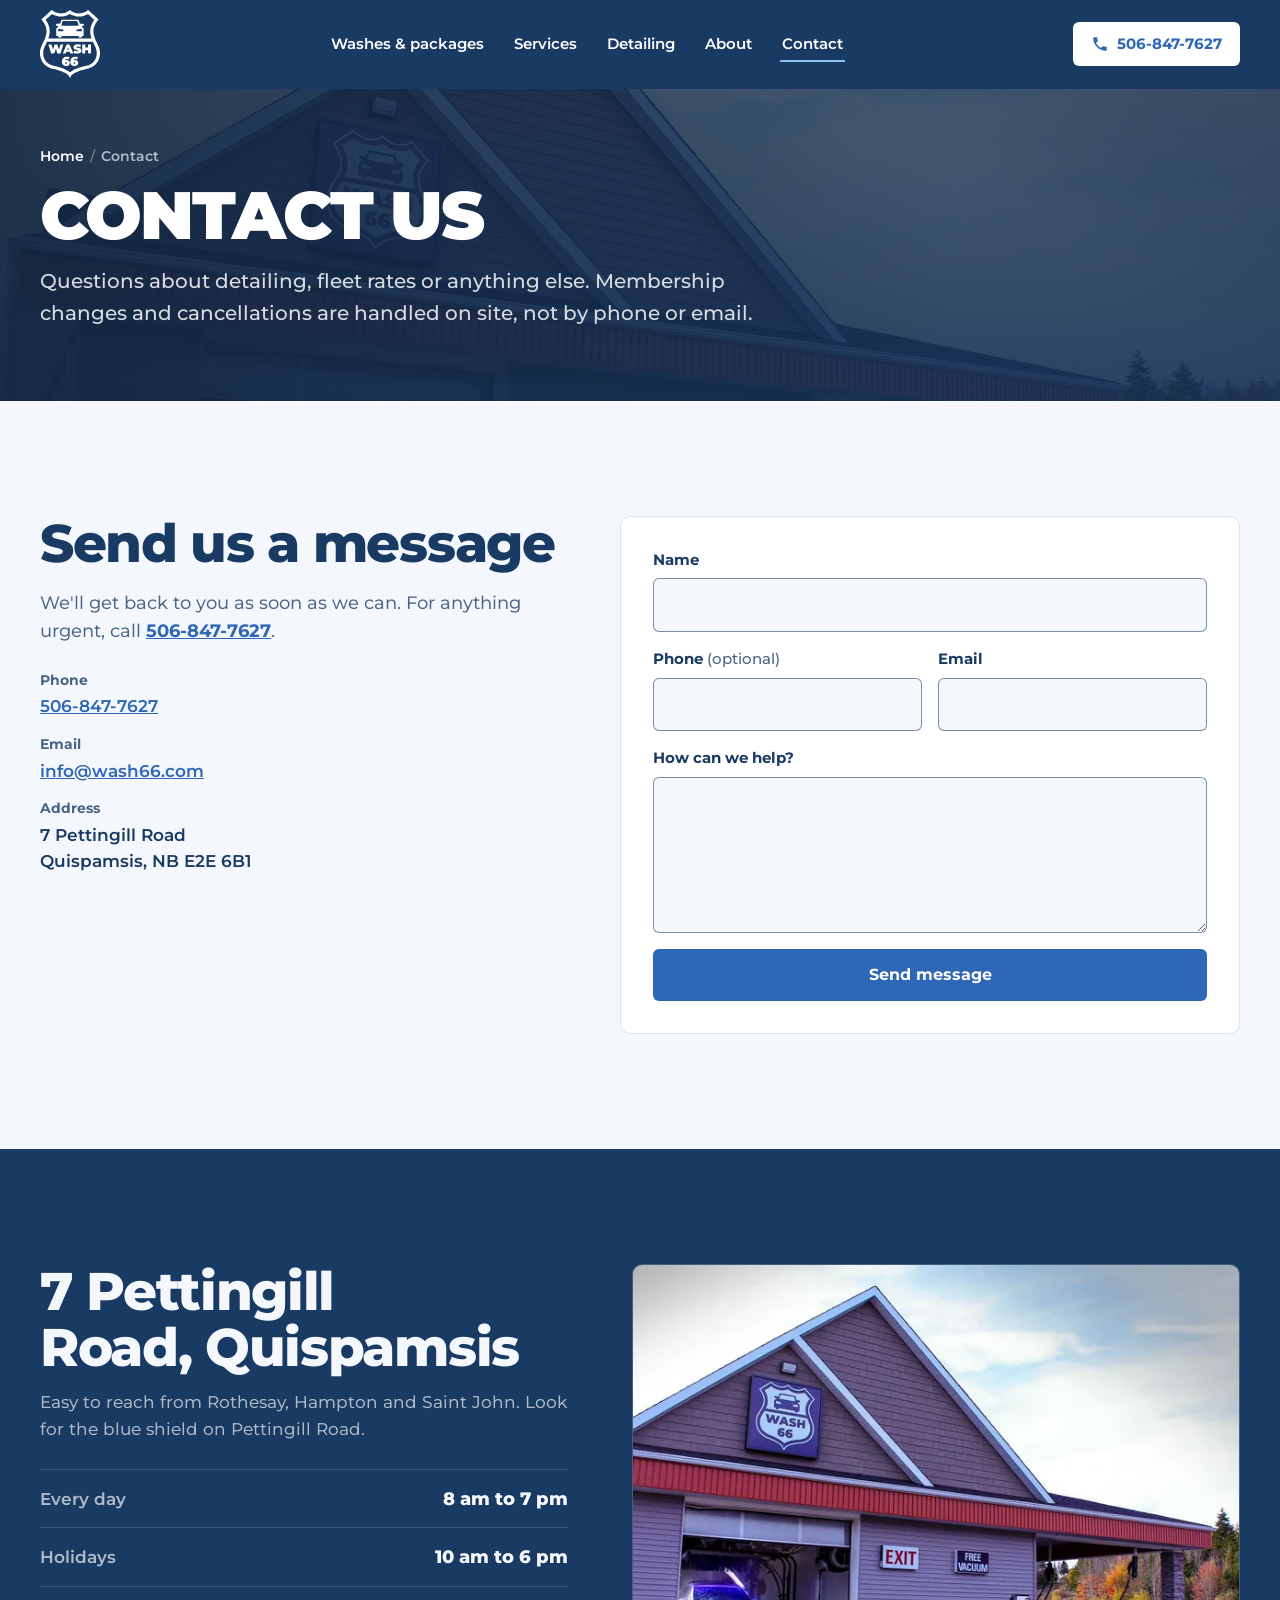
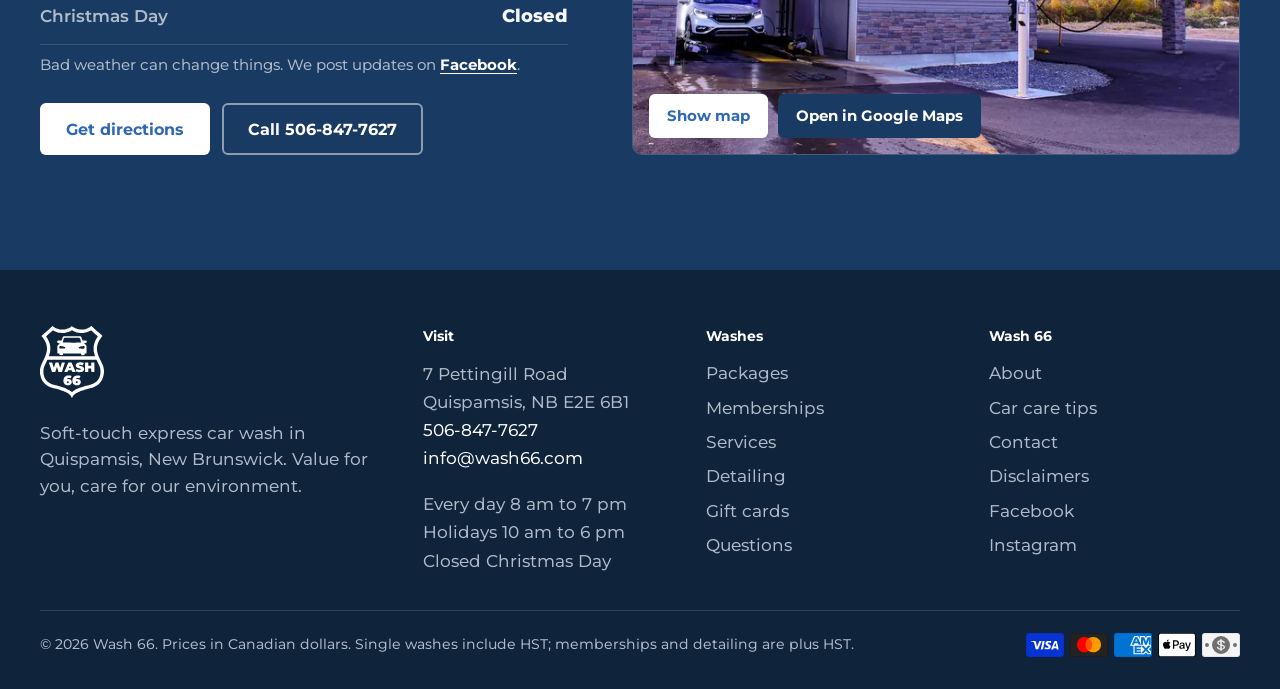
<file: contact/index.html>
<!doctype html>
<!-- Generated by build.py from src/pages/contact.html. Edit that file (and src/data.json), then run: python3 build.py -->
<html lang="en-CA">
<head>
  <meta charset="utf-8">
  <meta name="viewport" content="width=device-width, initial-scale=1, viewport-fit=cover">
  <title>Contact Wash 66 | Hours &amp; Directions, Quispamsis NB</title>
  <meta name="description" content="Wash 66 is at 7 Pettingill Road, Quispamsis, NB. Open every day 8 am to 7 pm. Call 506-847-7627, email info@wash66.com or send us a message.">
  <link rel="canonical" href="https://wash66.com/contact/">
  <meta name="robots" content="index, follow, max-image-preview:large">
  <meta name="theme-color" content="#193A62">
  <meta name="format-detection" content="telephone=no">

  <meta property="og:type" content="website">
  <meta property="og:site_name" content="Wash 66">
  <meta property="og:locale" content="en_CA">
  <meta property="og:title" content="Contact Wash 66 | Hours &amp; Directions, Quispamsis NB">
  <meta property="og:description" content="Wash 66 is at 7 Pettingill Road, Quispamsis, NB. Open every day 8 am to 7 pm. Call 506-847-7627, email info@wash66.com or send us a message.">
  <meta property="og:url" content="https://wash66.cooper-577.workers.dev/contact/">
  <meta property="og:image" content="https://wash66.cooper-577.workers.dev/assets/img/og.jpg?v=172c26ea">
  <meta property="og:image:width" content="1200">
  <meta property="og:image:height" content="630">
  <meta property="og:image:alt" content="Wash 66 car wash, 7 Pettingill Road, Quispamsis, NB. Open every day, 8 am to 7 pm.">
  <meta name="twitter:card" content="summary_large_image">
  <meta name="twitter:title" content="Contact Wash 66 | Hours &amp; Directions, Quispamsis NB">
  <meta name="twitter:description" content="Wash 66 is at 7 Pettingill Road, Quispamsis, NB. Open every day 8 am to 7 pm. Call 506-847-7627, email info@wash66.com or send us a message.">
  <meta name="twitter:image" content="https://wash66.cooper-577.workers.dev/assets/img/og.jpg?v=172c26ea">

  <link rel="icon" href="/favicon.ico" sizes="48x48">
  <link rel="icon" href="/assets/img/icons/icon.svg" type="image/svg+xml">
  <link rel="icon" href="/assets/img/icons/icon-96.png" type="image/png" sizes="96x96">
  <link rel="apple-touch-icon" href="/apple-touch-icon.png">
  <link rel="manifest" href="/site.webmanifest">

  <link rel="preload" href="/assets/fonts/montserrat-latin.woff2" as="font" type="font/woff2" crossorigin>
  <link rel="preload" as="image" href="/assets/img/photos/wash-66-building-quispamsis-800.webp" media="(max-width: 899px)" fetchpriority="high">
  <link rel="preload" as="image" href="/assets/img/photos/wash-66-building-quispamsis.webp" media="(min-width: 900px)" fetchpriority="high">
  <script>document.documentElement.className += " js";</script>
  <link rel="stylesheet" href="/assets/css/styles.css?v=8dfdc12d">
  <script src="/assets/js/main.js?v=6fd9780c" defer></script>
  <script src="/assets/js/live.js?v=2cdb5a87" defer></script>
  <script type="application/ld+json">
{
  "@context": "https://schema.org",
  "@graph": [
    {
      "@type": "AutoWash",
      "@id": "https://wash66.com/#business",
      "name": "Wash 66",
      "slogan": "Armour your car",
      "description": "Soft-touch express exterior car wash with monthly memberships, auto detailing and covered vacuum bays in Quispamsis, New Brunswick.",
      "url": "https://wash66.com/",
      "logo": "https://wash66.com/assets/img/icons/icon-512.png",
      "image": [
        "https://wash66.com/assets/img/photos/wash-66-building-quispamsis.webp",
        "https://wash66.com/assets/img/photos/soft-touch-car-wash-tunnel.webp"
      ],
      "telephone": "+15068477627",
      "email": "info@wash66.com",
      "priceRange": "$",
      "currenciesAccepted": "CAD",
      "paymentAccepted": "Cash, Credit Card, Visa, Mastercard, American Express, Apple Pay",
      "address": {
        "@type": "PostalAddress",
        "streetAddress": "7 Pettingill Road",
        "addressLocality": "Quispamsis",
        "addressRegion": "NB",
        "postalCode": "E2E 6B1",
        "addressCountry": "CA"
      },
      "geo": {
        "@type": "GeoCoordinates",
        "latitude": 45.4061317,
        "longitude": -65.9738007
      },
      "hasMap": "https://www.google.com/maps/place/Wash+66/@45.4061317,-65.9738007,17z/data=!4m6!3m5!1s0x4ca7ad0184f988fd:0x5b1b1e35667eea2c!8m2!3d45.4061317!4d-65.9738007!16s%2Fg%2F11j48ryvm3",
      "openingHoursSpecification": [
        {
          "@type": "OpeningHoursSpecification",
          "dayOfWeek": [
            "Monday",
            "Tuesday",
            "Wednesday",
            "Thursday",
            "Friday",
            "Saturday",
            "Sunday"
          ],
          "opens": "08:00",
          "closes": "19:00"
        }
      ],
      "areaServed": [
        {
          "@type": "City",
          "name": "Quispamsis"
        },
        {
          "@type": "City",
          "name": "Rothesay"
        },
        {
          "@type": "City",
          "name": "Hampton"
        },
        {
          "@type": "City",
          "name": "Saint John"
        }
      ],
      "sameAs": [
        "https://www.facebook.com/Wash66Ltd/",
        "https://www.instagram.com/wash66ltd/",
        "https://www.google.com/maps/place/Wash+66/@45.4061317,-65.9738007,17z/data=!4m6!3m5!1s0x4ca7ad0184f988fd:0x5b1b1e35667eea2c!8m2!3d45.4061317!4d-65.9738007!16s%2Fg%2F11j48ryvm3"
      ],
      "foundingDate": "2019"
    },
    {
      "@type": "BreadcrumbList",
      "@id": "https://wash66.com/contact/#breadcrumb",
      "itemListElement": [
        {
          "@type": "ListItem",
          "position": 1,
          "name": "Home",
          "item": "https://wash66.com/"
        },
        {
          "@type": "ListItem",
          "position": 2,
          "name": "Contact",
          "item": "https://wash66.com/contact/"
        }
      ]
    },
    {
      "@type": "WebPage",
      "@id": "https://wash66.com/contact/#webpage",
      "url": "https://wash66.com/contact/",
      "name": "Contact Wash 66 | Hours & Directions, Quispamsis NB",
      "description": "Wash 66 is at 7 Pettingill Road, Quispamsis, NB. Open every day 8 am to 7 pm. Call 506-847-7627, email info@wash66.com or send us a message.",
      "isPartOf": {
        "@id": "https://wash66.com/#website"
      },
      "about": {
        "@id": "https://wash66.com/#business"
      },
      "inLanguage": "en-CA",
      "breadcrumb": {
        "@id": "https://wash66.com/contact/#breadcrumb"
      }
    }
  ]
}
  </script>
</head>
<body class="">
  <a class="skip" href="#main">Skip to content</a>
  <div class="notice-bar" data-notices role="status" aria-label="Notices"></div>

  <header class="site-header" data-header>
    <div class="wrap header-inner">
      <a class="brand" href="/" aria-label="Wash 66 home">
        <img src="/assets/img/logo.svg" alt="Wash 66" width="161" height="181">
      </a>
      <nav class="nav" aria-label="Main">
<a href="/packages/">Washes &amp; packages</a>
<a href="/services/">Services</a>
<a href="/detailing/">Detailing</a>
<a href="/about/">About</a>
<a href="/contact/" aria-current="page">Contact</a>
      </nav>
      <div class="header-actions">
        <a class="btn btn-white btn-sm" href="tel:+15068477627" aria-label="Call Wash 66 at 506-847-7627">
          <svg class="i" viewBox="0 0 24 24" aria-hidden="true"><path d="M6.6 10.8a15.1 15.1 0 0 0 6.6 6.6l2.2-2.2a1 1 0 0 1 1-.25 11.4 11.4 0 0 0 3.6.57 1 1 0 0 1 1 1V20a1 1 0 0 1-1 1A17 17 0 0 1 3 4a1 1 0 0 1 1-1h3.5a1 1 0 0 1 1 1c0 1.25.2 2.45.57 3.57a1 1 0 0 1-.25 1z"/></svg>
          <span>506-847-7627</span>
        </a>
        <button class="menu-btn" type="button" aria-expanded="false" aria-controls="mobile-menu" data-menu-btn>
          <span class="menu-btn-bars" aria-hidden="true"></span>
          <span class="sr-only">Menu</span>
        </button>
      </div>
    </div>
  </header>
  <div class="mobile-menu" id="mobile-menu" hidden data-menu>
    <nav class="wrap" aria-label="Mobile">
<a href="/packages/">Washes &amp; packages</a>
<a href="/services/">Services</a>
<a href="/detailing/">Detailing</a>
<a href="/about/">About</a>
<a href="/contact/" aria-current="page">Contact</a>
<a href="/faq/">Questions</a>
<a href="/car-care/">Car care tips</a>
<a href="/disclaimers/">Disclaimers</a>
    </nav>
  </div>

  <main id="main">
<section class="hero hero--page" style="--hero-sm: url('/assets/img/photos/wash-66-building-quispamsis-800.webp'); --hero-lg: url('/assets/img/photos/wash-66-building-quispamsis.webp');">
  <div class="hero-bg" aria-hidden="true"></div>
  <div class="hero-overlay" aria-hidden="true"></div>
  <div class="wrap">
    <nav class="crumbs" aria-label="Breadcrumb"><ol><li><a href="/">Home</a></li><li aria-current="page">Contact</li></ol></nav>
    <h1 class="page-title">Contact us</h1>
    <p class="lede">Questions about detailing, fleet rates or anything else. Membership changes and cancellations are handled on site, not by phone or email.</p>
  </div>
</section>


    <section class="section" id="message">
      <div class="wrap contact-grid">
        <div class="contact-head">
          <h2>Send us a message</h2>
          <p class="section-lede">We'll get back to you as soon as we can. For anything urgent, call <a href="tel:+15068477627">506-847-7627</a>.</p>
          <dl class="contact-list">
            <div><dt>Phone</dt><dd><a href="tel:+15068477627">506-847-7627</a></dd></div>
            <div><dt>Email</dt><dd><a href="mailto:info@wash66.com">info@wash66.com</a></dd></div>
            <div><dt>Address</dt><dd>7 Pettingill Road<br>Quispamsis, NB E2E 6B1</dd></div>
          </dl>
        </div>
<!--
  Sends to info@wash66.com through FormSubmit (formsubmit.co). The first message triggers a
  one-time activation email to info@wash66.com; click the link in it once. See README.
-->
<form class="contact-form" action="https://formsubmit.co/info@wash66.com" method="POST" data-contact-form>
  <input type="hidden" name="_subject" value="New message from wash66.com">
  <input type="hidden" name="_template" value="table">
  <input type="hidden" name="_captcha" value="false">
  <input type="hidden" name="_next" value="https://wash66.com/contact/?sent=1">
  <div class="hp" aria-hidden="true"><label for="cf-company">Leave this empty</label><input id="cf-company" type="text" name="_honey" tabindex="-1" autocomplete="off"></div>
  <div class="field">
    <label for="cf-name">Name</label>
    <input id="cf-name" name="name" type="text" autocomplete="name" required>
  </div>
  <div class="field-row">
    <div class="field">
      <label for="cf-phone">Phone <span class="opt">(optional)</span></label>
      <input id="cf-phone" name="phone" type="tel" autocomplete="tel" inputmode="tel">
    </div>
    <div class="field">
      <label for="cf-email">Email</label>
      <input id="cf-email" name="email" type="email" autocomplete="email" required>
    </div>
  </div>
  <div class="field">
    <label for="cf-msg">How can we help?</label>
    <textarea id="cf-msg" name="inquiry" rows="5" required></textarea>
  </div>
  <button type="submit" class="btn btn-primary btn-block">Send message</button>
  <p class="form-status" role="status" aria-live="polite" data-form-status></p>
</form>

      </div>
    </section>

    <section class="section section--ink" id="visit">
      <div class="wrap">
<div class="visit-grid">
  <div class="visit-info">
    <h2>7 Pettingill Road, Quispamsis</h2>
    <p class="visit-area">Easy to reach from Rothesay, Hampton and Saint John. Look for the blue shield on Pettingill Road.</p>
    <dl class="hours" data-hours>
      <div><dt>Every day</dt><dd>8 am to 7 pm</dd></div>
      <div><dt>Holidays</dt><dd>10 am to 6 pm</dd></div>
      <div><dt>Christmas Day</dt><dd>Closed</dd></div>
    </dl>
    <p class="hours-note">Bad weather can change things. We post updates on <a href="https://www.facebook.com/Wash66Ltd/" target="_blank" rel="noopener">Facebook</a>.</p>
    <div class="cta-row">
      <a class="btn btn-primary" href="https://www.google.com/maps/dir/?api=1&amp;destination=Wash+66,+7+Pettingill+Road,+Quispamsis,+NB+E2E+6B1" target="_blank" rel="noopener">Get directions</a>
      <a class="btn btn-outline-light" href="tel:+15068477627">Call 506-847-7627</a>
    </div>
  </div>
  <div class="map" data-map data-map-src="https://www.google.com/maps?q=Wash+66,+7+Pettingill+Road,+Quispamsis,+NB+E2E+6B1&amp;output=embed">
    <img class="map-img" src="/assets/img/photos/wash-66-building-quispamsis-800.webp" srcset="/assets/img/photos/wash-66-building-quispamsis-800.webp 800w, /assets/img/photos/wash-66-building-quispamsis.webp 1334w" sizes="(min-width: 900px) 52vw, 100vw" width="1334" height="888" loading="lazy" alt="The Wash 66 building at 7 Pettingill Road, Quispamsis">
    <div class="map-actions">
      <button type="button" class="btn btn-white btn-sm" data-map-load>Show map</button>
      <a class="btn btn-outline-light btn-sm" href="https://www.google.com/maps/place/Wash+66/@45.4061317,-65.9738007,17z/data=!4m6!3m5!1s0x4ca7ad0184f988fd:0x5b1b1e35667eea2c!8m2!3d45.4061317!4d-65.9738007!16s%2Fg%2F11j48ryvm3" target="_blank" rel="noopener">Open in Google Maps</a>
    </div>
  </div>
</div>

      </div>
    </section>

  </main>

  <footer class="site-footer">
    <div class="wrap footer-grid">
      <div class="footer-brand">
        <a class="brand" href="/" aria-label="Wash 66 home"><img src="/assets/img/logo.svg" alt="Wash 66" width="161" height="181" loading="lazy"></a>
        <p>Soft-touch express car wash in Quispamsis, New Brunswick. Value for you, care for our environment.</p>
      </div>
      <div class="footer-col">
        <p class="footer-head">Visit</p>
        <address>
          7 Pettingill Road<br>Quispamsis, NB&nbsp;E2E&nbsp;6B1<br>
          <a href="tel:+15068477627">506-847-7627</a><br>
          <a href="mailto:info@wash66.com">info@wash66.com</a>
        </address>
        <p class="footer-hours" data-hours-footer>Every day 8&nbsp;am to 7&nbsp;pm<br>Holidays 10&nbsp;am to 6&nbsp;pm<br>Closed Christmas Day</p>
      </div>
      <nav class="footer-col" aria-label="Footer">
        <p class="footer-head">Washes</p>
        <a href="/packages/">Packages</a>
        <a href="/packages/#membership">Memberships</a>
        <a href="/services/">Services</a>
        <a href="/detailing/">Detailing</a>
        <a href="/#gift-cards">Gift cards</a>
        <a href="/faq/">Questions</a>
      </nav>
      <nav class="footer-col" aria-label="Company">
        <p class="footer-head">Wash 66</p>
        <a href="/about/">About</a>
        <a href="/car-care/">Car care tips</a>
        <a href="/contact/">Contact</a>
        <a href="/disclaimers/">Disclaimers</a>
        <a href="https://www.facebook.com/Wash66Ltd/" rel="noopener" target="_blank">Facebook</a>
        <a href="https://www.instagram.com/wash66ltd/" rel="noopener" target="_blank">Instagram</a>
      </nav>
    </div>
    <div class="wrap footer-bottom">
      <p>&copy; 2026 Wash 66. Prices in Canadian dollars. Single washes include HST; memberships and detailing are plus HST.</p>
      <ul class="pay-icons" aria-label="Payment methods we accept">
        <li><img src="/assets/img/payments/visa.svg" alt="Visa" width="38" height="24" loading="lazy"></li>
        <li><img src="/assets/img/payments/mastercard.svg" alt="Mastercard" width="38" height="24" loading="lazy"></li>
        <li><img src="/assets/img/payments/american-express.svg" alt="American Express" width="38" height="24" loading="lazy"></li>
        <li><img src="/assets/img/payments/apple-pay.svg" alt="Apple Pay" width="38" height="24" loading="lazy"></li>
        <li><img src="/assets/img/payments/cash.svg" alt="Cash" width="38" height="24" loading="lazy"></li>
      </ul>
    </div>
  </footer>

  <nav class="action-bar" aria-label="Quick actions" data-action-bar>
    <a href="tel:+15068477627">
      <svg viewBox="0 0 24 24" aria-hidden="true"><path d="M6.6 10.8a15.1 15.1 0 0 0 6.6 6.6l2.2-2.2a1 1 0 0 1 1-.25 11.4 11.4 0 0 0 3.6.57 1 1 0 0 1 1 1V20a1 1 0 0 1-1 1A17 17 0 0 1 3 4a1 1 0 0 1 1-1h3.5a1 1 0 0 1 1 1c0 1.25.2 2.45.57 3.57a1 1 0 0 1-.25 1z"/></svg>
      Call
    </a>
    <a href="https://www.google.com/maps/dir/?api=1&amp;destination=Wash+66,+7+Pettingill+Road,+Quispamsis,+NB+E2E+6B1" target="_blank" rel="noopener">
      <svg viewBox="0 0 24 24" aria-hidden="true"><path d="M12 2a7 7 0 0 0-7 7c0 5.25 7 13 7 13s7-7.75 7-13a7 7 0 0 0-7-7zm0 9.5A2.5 2.5 0 1 1 12 6.5a2.5 2.5 0 0 1 0 5z"/></svg>
      Directions
    </a>
    <a class="action-primary" href="/packages/">Prices</a>
  </nav>
</body>
</html>
</file>
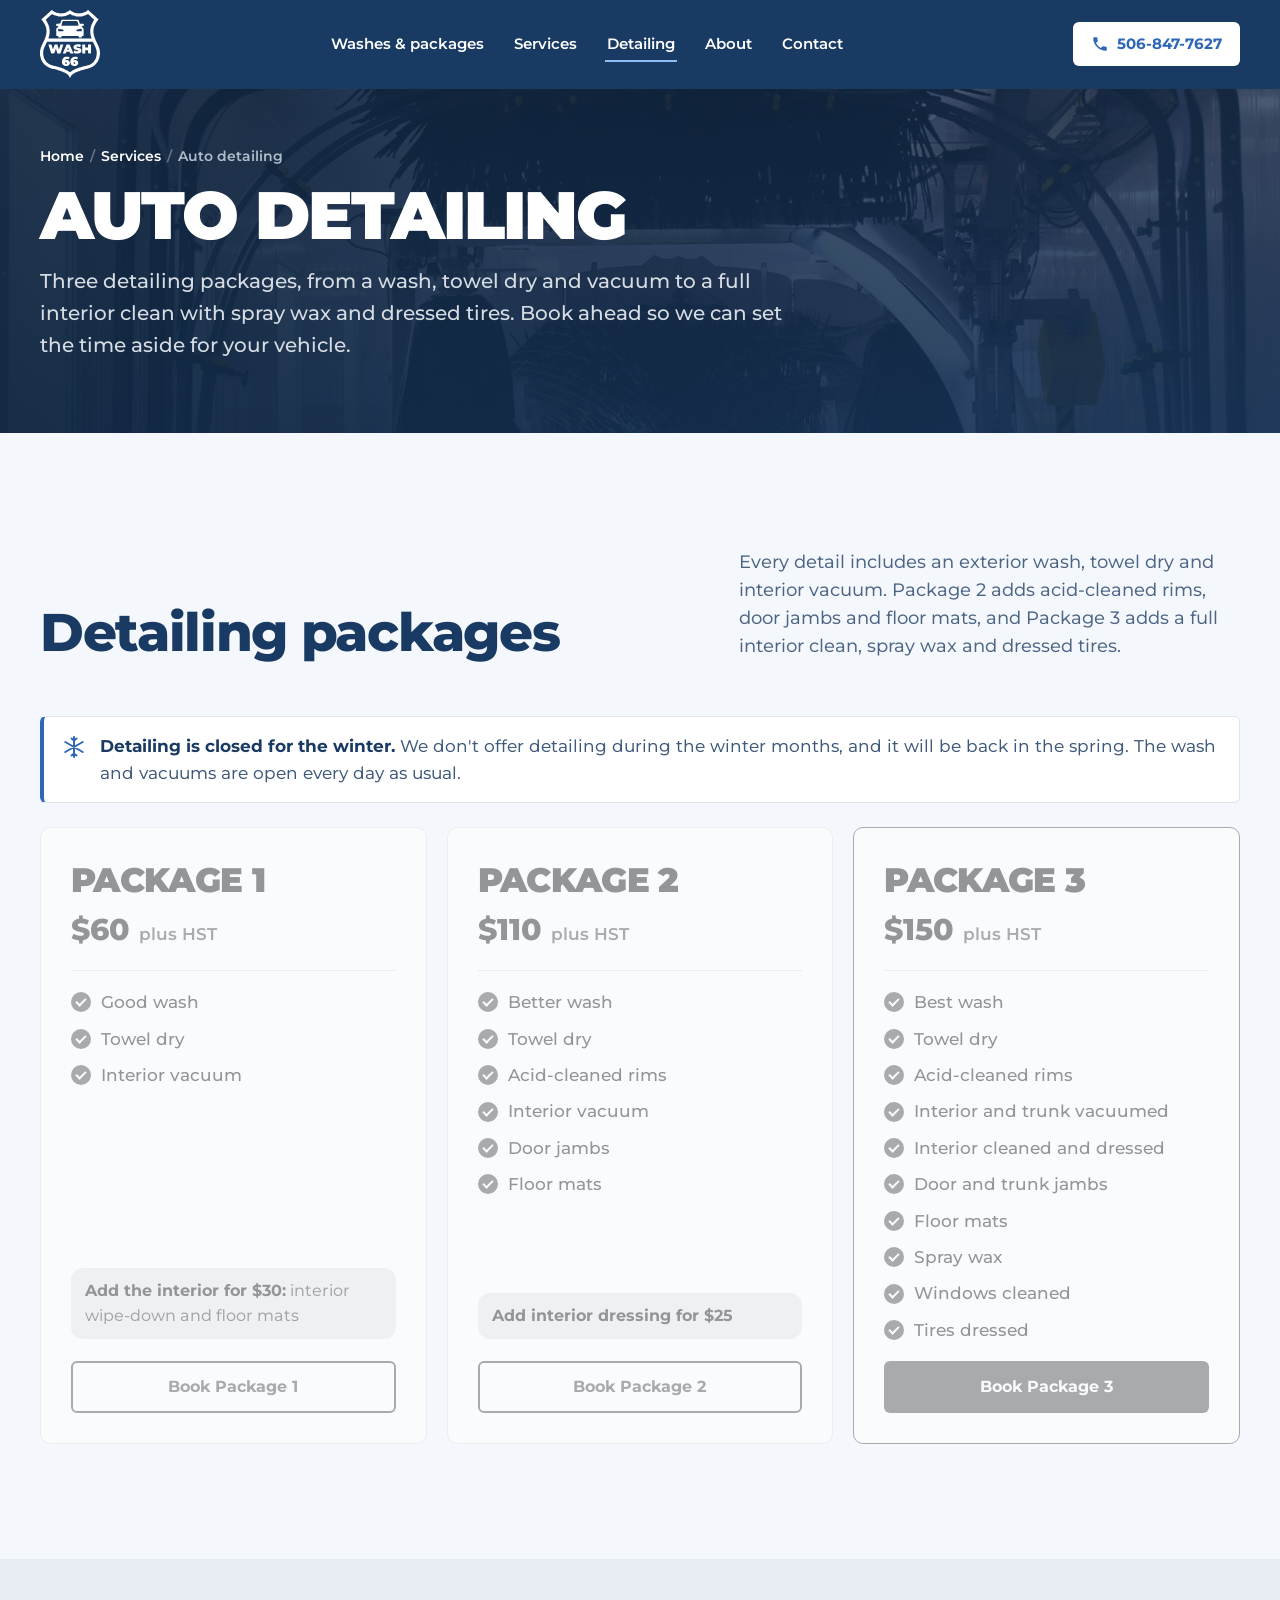
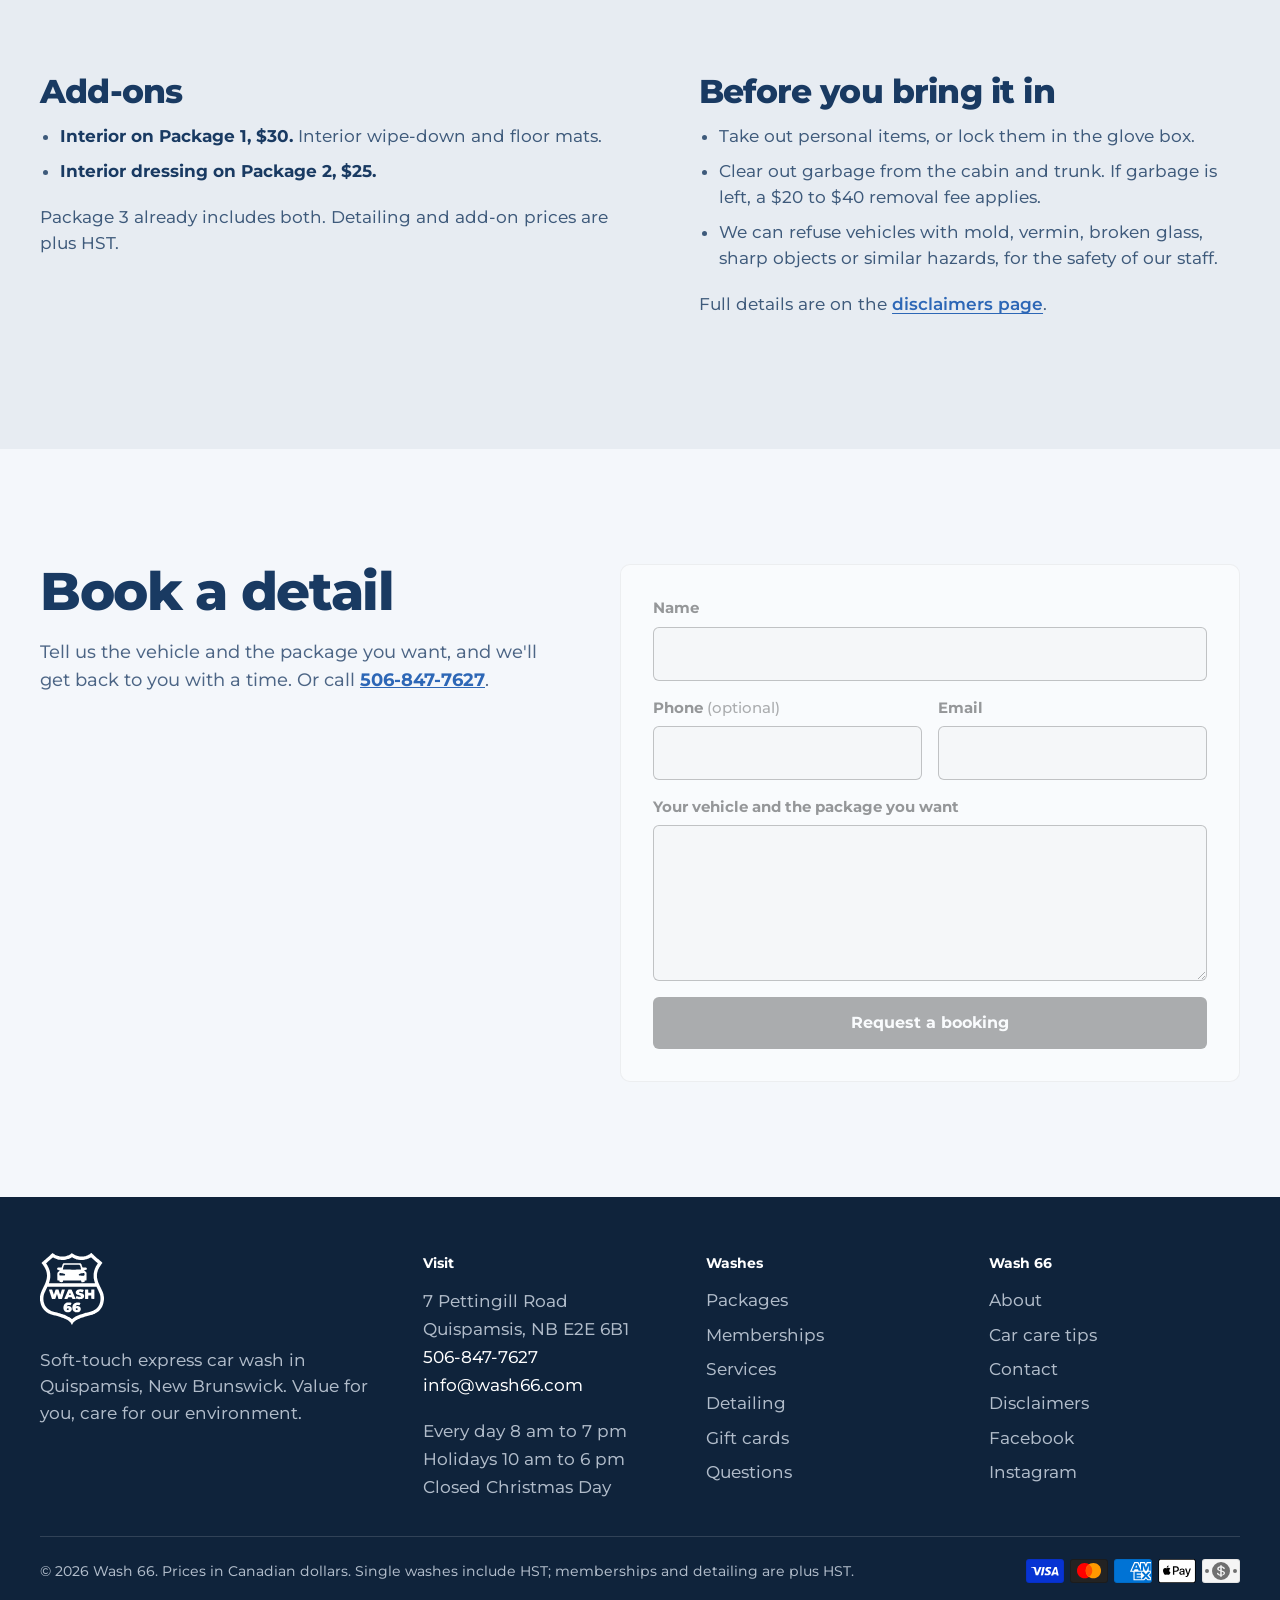
<file: detailing/index.html>
<!doctype html>
<!-- Generated by build.py from src/pages/detailing.html. Edit that file (and src/data.json), then run: python3 build.py -->
<html lang="en-CA">
<head>
  <meta charset="utf-8">
  <meta name="viewport" content="width=device-width, initial-scale=1, viewport-fit=cover">
  <title>Auto Detailing in Quispamsis &amp; Rothesay | Wash 66</title>
  <meta name="description" content="Three auto detailing packages at Wash 66 in Quispamsis, $60 to $150: towel dry, interior vacuum, acid-cleaned rims, door jambs, spray wax and dressed tires. Book by phone or online.">
  <link rel="canonical" href="https://wash66.com/detailing/">
  <meta name="robots" content="index, follow, max-image-preview:large">
  <meta name="theme-color" content="#193A62">
  <meta name="format-detection" content="telephone=no">

  <meta property="og:type" content="website">
  <meta property="og:site_name" content="Wash 66">
  <meta property="og:locale" content="en_CA">
  <meta property="og:title" content="Auto Detailing in Quispamsis &amp; Rothesay | Wash 66">
  <meta property="og:description" content="Three auto detailing packages at Wash 66 in Quispamsis, $60 to $150: towel dry, interior vacuum, acid-cleaned rims, door jambs, spray wax and dressed tires. Book by phone or online.">
  <meta property="og:url" content="https://wash66.cooper-577.workers.dev/detailing/">
  <meta property="og:image" content="https://wash66.cooper-577.workers.dev/assets/img/og.jpg?v=172c26ea">
  <meta property="og:image:width" content="1200">
  <meta property="og:image:height" content="630">
  <meta property="og:image:alt" content="Wash 66 car wash, 7 Pettingill Road, Quispamsis, NB. Open every day, 8 am to 7 pm.">
  <meta name="twitter:card" content="summary_large_image">
  <meta name="twitter:title" content="Auto Detailing in Quispamsis &amp; Rothesay | Wash 66">
  <meta name="twitter:description" content="Three auto detailing packages at Wash 66 in Quispamsis, $60 to $150: towel dry, interior vacuum, acid-cleaned rims, door jambs, spray wax and dressed tires. Book by phone or online.">
  <meta name="twitter:image" content="https://wash66.cooper-577.workers.dev/assets/img/og.jpg?v=172c26ea">

  <link rel="icon" href="/favicon.ico" sizes="48x48">
  <link rel="icon" href="/assets/img/icons/icon.svg" type="image/svg+xml">
  <link rel="icon" href="/assets/img/icons/icon-96.png" type="image/png" sizes="96x96">
  <link rel="apple-touch-icon" href="/apple-touch-icon.png">
  <link rel="manifest" href="/site.webmanifest">

  <link rel="preload" href="/assets/fonts/montserrat-latin.woff2" as="font" type="font/woff2" crossorigin>
  <link rel="preload" as="image" href="/assets/img/photos/car-in-soft-touch-brushes-800.webp" media="(max-width: 899px)" fetchpriority="high">
  <link rel="preload" as="image" href="/assets/img/photos/car-in-soft-touch-brushes.webp" media="(min-width: 900px)" fetchpriority="high">
  <script>document.documentElement.className += " js";</script>
  <link rel="stylesheet" href="/assets/css/styles.css?v=8dfdc12d">
  <script src="/assets/js/main.js?v=6fd9780c" defer></script>
  <script src="/assets/js/live.js?v=2cdb5a87" defer></script>
  <script type="application/ld+json">
{
  "@context": "https://schema.org",
  "@graph": [
    {
      "@type": "AutoWash",
      "@id": "https://wash66.com/#business",
      "name": "Wash 66",
      "slogan": "Armour your car",
      "description": "Soft-touch express exterior car wash with monthly memberships, auto detailing and covered vacuum bays in Quispamsis, New Brunswick.",
      "url": "https://wash66.com/",
      "logo": "https://wash66.com/assets/img/icons/icon-512.png",
      "image": [
        "https://wash66.com/assets/img/photos/wash-66-building-quispamsis.webp",
        "https://wash66.com/assets/img/photos/soft-touch-car-wash-tunnel.webp"
      ],
      "telephone": "+15068477627",
      "email": "info@wash66.com",
      "priceRange": "$",
      "currenciesAccepted": "CAD",
      "paymentAccepted": "Cash, Credit Card, Visa, Mastercard, American Express, Apple Pay",
      "address": {
        "@type": "PostalAddress",
        "streetAddress": "7 Pettingill Road",
        "addressLocality": "Quispamsis",
        "addressRegion": "NB",
        "postalCode": "E2E 6B1",
        "addressCountry": "CA"
      },
      "geo": {
        "@type": "GeoCoordinates",
        "latitude": 45.4061317,
        "longitude": -65.9738007
      },
      "hasMap": "https://www.google.com/maps/place/Wash+66/@45.4061317,-65.9738007,17z/data=!4m6!3m5!1s0x4ca7ad0184f988fd:0x5b1b1e35667eea2c!8m2!3d45.4061317!4d-65.9738007!16s%2Fg%2F11j48ryvm3",
      "openingHoursSpecification": [
        {
          "@type": "OpeningHoursSpecification",
          "dayOfWeek": [
            "Monday",
            "Tuesday",
            "Wednesday",
            "Thursday",
            "Friday",
            "Saturday",
            "Sunday"
          ],
          "opens": "08:00",
          "closes": "19:00"
        }
      ],
      "areaServed": [
        {
          "@type": "City",
          "name": "Quispamsis"
        },
        {
          "@type": "City",
          "name": "Rothesay"
        },
        {
          "@type": "City",
          "name": "Hampton"
        },
        {
          "@type": "City",
          "name": "Saint John"
        }
      ],
      "sameAs": [
        "https://www.facebook.com/Wash66Ltd/",
        "https://www.instagram.com/wash66ltd/",
        "https://www.google.com/maps/place/Wash+66/@45.4061317,-65.9738007,17z/data=!4m6!3m5!1s0x4ca7ad0184f988fd:0x5b1b1e35667eea2c!8m2!3d45.4061317!4d-65.9738007!16s%2Fg%2F11j48ryvm3"
      ],
      "foundingDate": "2019"
    },
    {
      "@type": "BreadcrumbList",
      "@id": "https://wash66.com/detailing/#breadcrumb",
      "itemListElement": [
        {
          "@type": "ListItem",
          "position": 1,
          "name": "Home",
          "item": "https://wash66.com/"
        },
        {
          "@type": "ListItem",
          "position": 2,
          "name": "Services",
          "item": "https://wash66.com/services/"
        },
        {
          "@type": "ListItem",
          "position": 3,
          "name": "Auto detailing",
          "item": "https://wash66.com/detailing/"
        }
      ]
    },
    {
      "@type": "Service",
      "@id": "https://wash66.com/detailing/#service",
      "name": "Auto detailing",
      "serviceType": "Car detailing",
      "provider": {
        "@id": "https://wash66.com/#business"
      },
      "areaServed": [
        {
          "@type": "City",
          "name": "Quispamsis"
        },
        {
          "@type": "City",
          "name": "Rothesay"
        },
        {
          "@type": "City",
          "name": "Hampton"
        },
        {
          "@type": "City",
          "name": "Saint John"
        }
      ],
      "offers": [
        {
          "@type": "Offer",
          "name": "Package 1 detail",
          "price": 60,
          "priceCurrency": "CAD",
          "priceSpecification": {
            "@type": "PriceSpecification",
            "price": 60,
            "priceCurrency": "CAD",
            "valueAddedTaxIncluded": false
          }
        },
        {
          "@type": "Offer",
          "name": "Package 2 detail",
          "price": 110,
          "priceCurrency": "CAD",
          "priceSpecification": {
            "@type": "PriceSpecification",
            "price": 110,
            "priceCurrency": "CAD",
            "valueAddedTaxIncluded": false
          }
        },
        {
          "@type": "Offer",
          "name": "Package 3 detail",
          "price": 150,
          "priceCurrency": "CAD",
          "priceSpecification": {
            "@type": "PriceSpecification",
            "price": 150,
            "priceCurrency": "CAD",
            "valueAddedTaxIncluded": false
          }
        }
      ]
    },
    {
      "@type": "WebPage",
      "@id": "https://wash66.com/detailing/#webpage",
      "url": "https://wash66.com/detailing/",
      "name": "Auto Detailing in Quispamsis & Rothesay | Wash 66",
      "description": "Three auto detailing packages at Wash 66 in Quispamsis, $60 to $150: towel dry, interior vacuum, acid-cleaned rims, door jambs, spray wax and dressed tires. Book by phone or online.",
      "isPartOf": {
        "@id": "https://wash66.com/#website"
      },
      "about": {
        "@id": "https://wash66.com/#business"
      },
      "inLanguage": "en-CA",
      "breadcrumb": {
        "@id": "https://wash66.com/detailing/#breadcrumb"
      }
    }
  ]
}
  </script>
</head>
<body class="">
  <a class="skip" href="#main">Skip to content</a>
  <div class="notice-bar" data-notices role="status" aria-label="Notices"></div>

  <header class="site-header" data-header>
    <div class="wrap header-inner">
      <a class="brand" href="/" aria-label="Wash 66 home">
        <img src="/assets/img/logo.svg" alt="Wash 66" width="161" height="181">
      </a>
      <nav class="nav" aria-label="Main">
<a href="/packages/">Washes &amp; packages</a>
<a href="/services/">Services</a>
<a href="/detailing/" aria-current="page">Detailing</a>
<a href="/about/">About</a>
<a href="/contact/">Contact</a>
      </nav>
      <div class="header-actions">
        <a class="btn btn-white btn-sm" href="tel:+15068477627" aria-label="Call Wash 66 at 506-847-7627">
          <svg class="i" viewBox="0 0 24 24" aria-hidden="true"><path d="M6.6 10.8a15.1 15.1 0 0 0 6.6 6.6l2.2-2.2a1 1 0 0 1 1-.25 11.4 11.4 0 0 0 3.6.57 1 1 0 0 1 1 1V20a1 1 0 0 1-1 1A17 17 0 0 1 3 4a1 1 0 0 1 1-1h3.5a1 1 0 0 1 1 1c0 1.25.2 2.45.57 3.57a1 1 0 0 1-.25 1z"/></svg>
          <span>506-847-7627</span>
        </a>
        <button class="menu-btn" type="button" aria-expanded="false" aria-controls="mobile-menu" data-menu-btn>
          <span class="menu-btn-bars" aria-hidden="true"></span>
          <span class="sr-only">Menu</span>
        </button>
      </div>
    </div>
  </header>
  <div class="mobile-menu" id="mobile-menu" hidden data-menu>
    <nav class="wrap" aria-label="Mobile">
<a href="/packages/">Washes &amp; packages</a>
<a href="/services/">Services</a>
<a href="/detailing/" aria-current="page">Detailing</a>
<a href="/about/">About</a>
<a href="/contact/">Contact</a>
<a href="/faq/">Questions</a>
<a href="/car-care/">Car care tips</a>
<a href="/disclaimers/">Disclaimers</a>
    </nav>
  </div>

  <main id="main">
<section class="hero hero--page" style="--hero-sm: url('/assets/img/photos/car-in-soft-touch-brushes-800.webp'); --hero-lg: url('/assets/img/photos/car-in-soft-touch-brushes.webp');">
  <div class="hero-bg" aria-hidden="true"></div>
  <div class="hero-overlay" aria-hidden="true"></div>
  <div class="wrap">
    <nav class="crumbs" aria-label="Breadcrumb"><ol><li><a href="/">Home</a></li><li><a href="/services/">Services</a></li><li aria-current="page">Auto detailing</li></ol></nav>
    <h1 class="page-title">Auto detailing</h1>
    <p class="lede">Three detailing packages, from a wash, towel dry and vacuum to a full interior clean with spray wax and dressed tires. Book ahead so we can set the time aside for your vehicle.</p>
  </div>
</section>


    <section class="section" data-detailing-off-note hidden>
      <div class="wrap">
        <div class="season-note" role="note">
          <svg viewBox="0 0 24 24" fill="none" stroke="currentColor" stroke-width="2" stroke-linecap="round" stroke-linejoin="round" aria-hidden="true"><circle cx="12" cy="12" r="10"/><path d="M12 16v-4"/><path d="M12 8h.01"/></svg>
          <p><strong>Detailing isn&#x27;t offered right now.</strong> Please check back later. Call <a href="tel:+15068477627">506-847-7627</a> if you have a question.</p>
        </div>
      </div>
    </section>

    <section class="section is-paused" data-section="detailing">
      <div class="wrap">
        <div class="section-head section-head--split">
          <h2>Detailing packages</h2>
          <p class="section-lede">Every detail includes an exterior wash, towel dry and interior vacuum. Package 2 adds acid-cleaned rims, door jambs and floor mats, and Package 3 adds a full interior clean, spray wax and dressed tires.</p>
        </div>
<!-- Detailing packages and prices from the Wash 66 price sheet. -->
<div class="season-note" role="note">
  <svg viewBox="0 0 24 24" fill="none" stroke="currentColor" stroke-width="2" stroke-linecap="round" aria-hidden="true"><path d="M12 2v20M3.3 7l17.4 10M20.7 7L3.3 17M9.5 3.5 12 5.5l2.5-2M9.5 20.5 12 18.5l2.5 2"/></svg>
  <p><strong>Detailing is closed for the winter.</strong> We don&#x27;t offer detailing during the winter months, and it will be back in the spring. The wash and vacuums are open every day as usual.</p>
</div>
<div class="details" inert data-live-inert>
  <article class="detail">
    <h3 class="detail-name">Package 1</h3>
    <p class="detail-price"><strong><span data-price="detail.p1">$60</span></strong> plus HST</p>
    <ul class="feat">
      <li>Good wash</li>
      <li>Towel dry</li>
      <li>Interior vacuum</li>
    </ul>
    <p class="detail-addon"><strong>Add the interior for&nbsp;<span data-price="detail.interior">$30</span>:</strong> interior wipe-down and floor mats</p>
    <a class="btn btn-outline btn-block" href="/detailing/#book" data-inquire="Package 1 detail">Book Package 1</a>
  </article>
  <article class="detail">
    <h3 class="detail-name">Package 2</h3>
    <p class="detail-price"><strong><span data-price="detail.p2">$110</span></strong> plus HST</p>
    <ul class="feat">
      <li>Better wash</li>
      <li>Towel dry</li>
      <li>Acid-cleaned rims</li>
      <li>Interior vacuum</li>
      <li>Door jambs</li>
      <li>Floor mats</li>
    </ul>
    <p class="detail-addon"><strong>Add interior dressing for&nbsp;<span data-price="detail.dressing">$25</span></strong></p>
    <a class="btn btn-outline btn-block" href="/detailing/#book" data-inquire="Package 2 detail">Book Package 2</a>
  </article>
  <article class="detail detail--best">
    <h3 class="detail-name">Package 3</h3>
    <p class="detail-price"><strong><span data-price="detail.p3">$150</span></strong> plus HST</p>
    <ul class="feat">
      <li>Best wash</li>
      <li>Towel dry</li>
      <li>Acid-cleaned rims</li>
      <li>Interior and trunk vacuumed</li>
      <li>Interior cleaned and dressed</li>
      <li>Door and trunk jambs</li>
      <li>Floor mats</li>
      <li>Spray wax</li>
      <li>Windows cleaned</li>
      <li>Tires dressed</li>
    </ul>
    <a class="btn btn-primary btn-block" href="/detailing/#book" data-inquire="Package 3 detail">Book Package 3</a>
  </article>
</div>

      </div>
    </section>

    <section class="section section--paper2" data-section="detailing" data-section-only="off">
      <div class="wrap split">
        <div class="prose">
          <h2>Add-ons</h2>
          <ul class="plain-list">
            <li><strong>Interior on Package&nbsp;1,&nbsp;<span data-price="detail.interior">$30</span>.</strong> Interior wipe-down and floor mats.</li>
            <li><strong>Interior dressing on Package&nbsp;2,&nbsp;<span data-price="detail.dressing">$25</span>.</strong></li>
          </ul>
          <p>Package 3 already includes both. Detailing and add-on prices are plus HST.</p>
        </div>
        <div class="prose">
          <h2>Before you bring it in</h2>
          <ul class="plain-list">
            <li>Take out personal items, or lock them in the glove box.</li>
            <li>Clear out garbage from the cabin and trunk. If garbage is left, a <span data-price="detail.garbageMin">$20</span> to <span data-price="detail.garbageMax">$40</span> removal fee applies.</li>
            <li>We can refuse vehicles with mold, vermin, broken glass, sharp objects or similar hazards, for the safety of our staff.</li>
          </ul>
          <p>Full details are on the <a href="/disclaimers/#detailing">disclaimers page</a>.</p>
        </div>
      </div>
    </section>

    <section class="section is-paused" id="book" data-section="detailing" data-no-note>
      <div class="wrap contact-grid">
        <div class="contact-head">
          <h2>Book a detail</h2>
          <p class="section-lede">Tell us the vehicle and the package you want, and we'll get back to you with a time. Or call <a href="tel:+15068477627">506-847-7627</a>.</p>
        </div>
<!--
  Sends to info@wash66.com through FormSubmit (formsubmit.co). The first message triggers a
  one-time activation email to info@wash66.com; click the link in it once. See README.
-->
<form inert data-live-inert class="contact-form" action="https://formsubmit.co/info@wash66.com" method="POST" data-contact-form>
  <input type="hidden" name="_subject" value="Detailing booking request from wash66.com">
  <input type="hidden" name="_template" value="table">
  <input type="hidden" name="_captcha" value="false">
  <input type="hidden" name="_next" value="https://wash66.com/contact/?sent=1">
  <div class="hp" aria-hidden="true"><label for="cf-company">Leave this empty</label><input id="cf-company" type="text" name="_honey" tabindex="-1" autocomplete="off"></div>
  <div class="field">
    <label for="cf-name">Name</label>
    <input id="cf-name" name="name" type="text" autocomplete="name" required>
  </div>
  <div class="field-row">
    <div class="field">
      <label for="cf-phone">Phone <span class="opt">(optional)</span></label>
      <input id="cf-phone" name="phone" type="tel" autocomplete="tel" inputmode="tel">
    </div>
    <div class="field">
      <label for="cf-email">Email</label>
      <input id="cf-email" name="email" type="email" autocomplete="email" required>
    </div>
  </div>
  <div class="field">
    <label for="cf-msg">Your vehicle and the package you want</label>
    <textarea id="cf-msg" name="inquiry" rows="5" required></textarea>
  </div>
  <button type="submit" class="btn btn-primary btn-block">Request a booking</button>
  <p class="form-status" role="status" aria-live="polite" data-form-status></p>
</form>

      </div>
    </section>

  </main>

  <footer class="site-footer">
    <div class="wrap footer-grid">
      <div class="footer-brand">
        <a class="brand" href="/" aria-label="Wash 66 home"><img src="/assets/img/logo.svg" alt="Wash 66" width="161" height="181" loading="lazy"></a>
        <p>Soft-touch express car wash in Quispamsis, New Brunswick. Value for you, care for our environment.</p>
      </div>
      <div class="footer-col">
        <p class="footer-head">Visit</p>
        <address>
          7 Pettingill Road<br>Quispamsis, NB&nbsp;E2E&nbsp;6B1<br>
          <a href="tel:+15068477627">506-847-7627</a><br>
          <a href="mailto:info@wash66.com">info@wash66.com</a>
        </address>
        <p class="footer-hours" data-hours-footer>Every day 8&nbsp;am to 7&nbsp;pm<br>Holidays 10&nbsp;am to 6&nbsp;pm<br>Closed Christmas Day</p>
      </div>
      <nav class="footer-col" aria-label="Footer">
        <p class="footer-head">Washes</p>
        <a href="/packages/">Packages</a>
        <a href="/packages/#membership">Memberships</a>
        <a href="/services/">Services</a>
        <a href="/detailing/">Detailing</a>
        <a href="/#gift-cards">Gift cards</a>
        <a href="/faq/">Questions</a>
      </nav>
      <nav class="footer-col" aria-label="Company">
        <p class="footer-head">Wash 66</p>
        <a href="/about/">About</a>
        <a href="/car-care/">Car care tips</a>
        <a href="/contact/">Contact</a>
        <a href="/disclaimers/">Disclaimers</a>
        <a href="https://www.facebook.com/Wash66Ltd/" rel="noopener" target="_blank">Facebook</a>
        <a href="https://www.instagram.com/wash66ltd/" rel="noopener" target="_blank">Instagram</a>
      </nav>
    </div>
    <div class="wrap footer-bottom">
      <p>&copy; 2026 Wash 66. Prices in Canadian dollars. Single washes include HST; memberships and detailing are plus HST.</p>
      <ul class="pay-icons" aria-label="Payment methods we accept">
        <li><img src="/assets/img/payments/visa.svg" alt="Visa" width="38" height="24" loading="lazy"></li>
        <li><img src="/assets/img/payments/mastercard.svg" alt="Mastercard" width="38" height="24" loading="lazy"></li>
        <li><img src="/assets/img/payments/american-express.svg" alt="American Express" width="38" height="24" loading="lazy"></li>
        <li><img src="/assets/img/payments/apple-pay.svg" alt="Apple Pay" width="38" height="24" loading="lazy"></li>
        <li><img src="/assets/img/payments/cash.svg" alt="Cash" width="38" height="24" loading="lazy"></li>
      </ul>
    </div>
  </footer>

  <nav class="action-bar" aria-label="Quick actions" data-action-bar>
    <a href="tel:+15068477627">
      <svg viewBox="0 0 24 24" aria-hidden="true"><path d="M6.6 10.8a15.1 15.1 0 0 0 6.6 6.6l2.2-2.2a1 1 0 0 1 1-.25 11.4 11.4 0 0 0 3.6.57 1 1 0 0 1 1 1V20a1 1 0 0 1-1 1A17 17 0 0 1 3 4a1 1 0 0 1 1-1h3.5a1 1 0 0 1 1 1c0 1.25.2 2.45.57 3.57a1 1 0 0 1-.25 1z"/></svg>
      Call
    </a>
    <a href="https://www.google.com/maps/dir/?api=1&amp;destination=Wash+66,+7+Pettingill+Road,+Quispamsis,+NB+E2E+6B1" target="_blank" rel="noopener">
      <svg viewBox="0 0 24 24" aria-hidden="true"><path d="M12 2a7 7 0 0 0-7 7c0 5.25 7 13 7 13s7-7.75 7-13a7 7 0 0 0-7-7zm0 9.5A2.5 2.5 0 1 1 12 6.5a2.5 2.5 0 0 1 0 5z"/></svg>
      Directions
    </a>
    <a class="action-primary" href="/packages/" data-detailing-action>Prices</a>
  </nav>
</body>
</html>
</file>
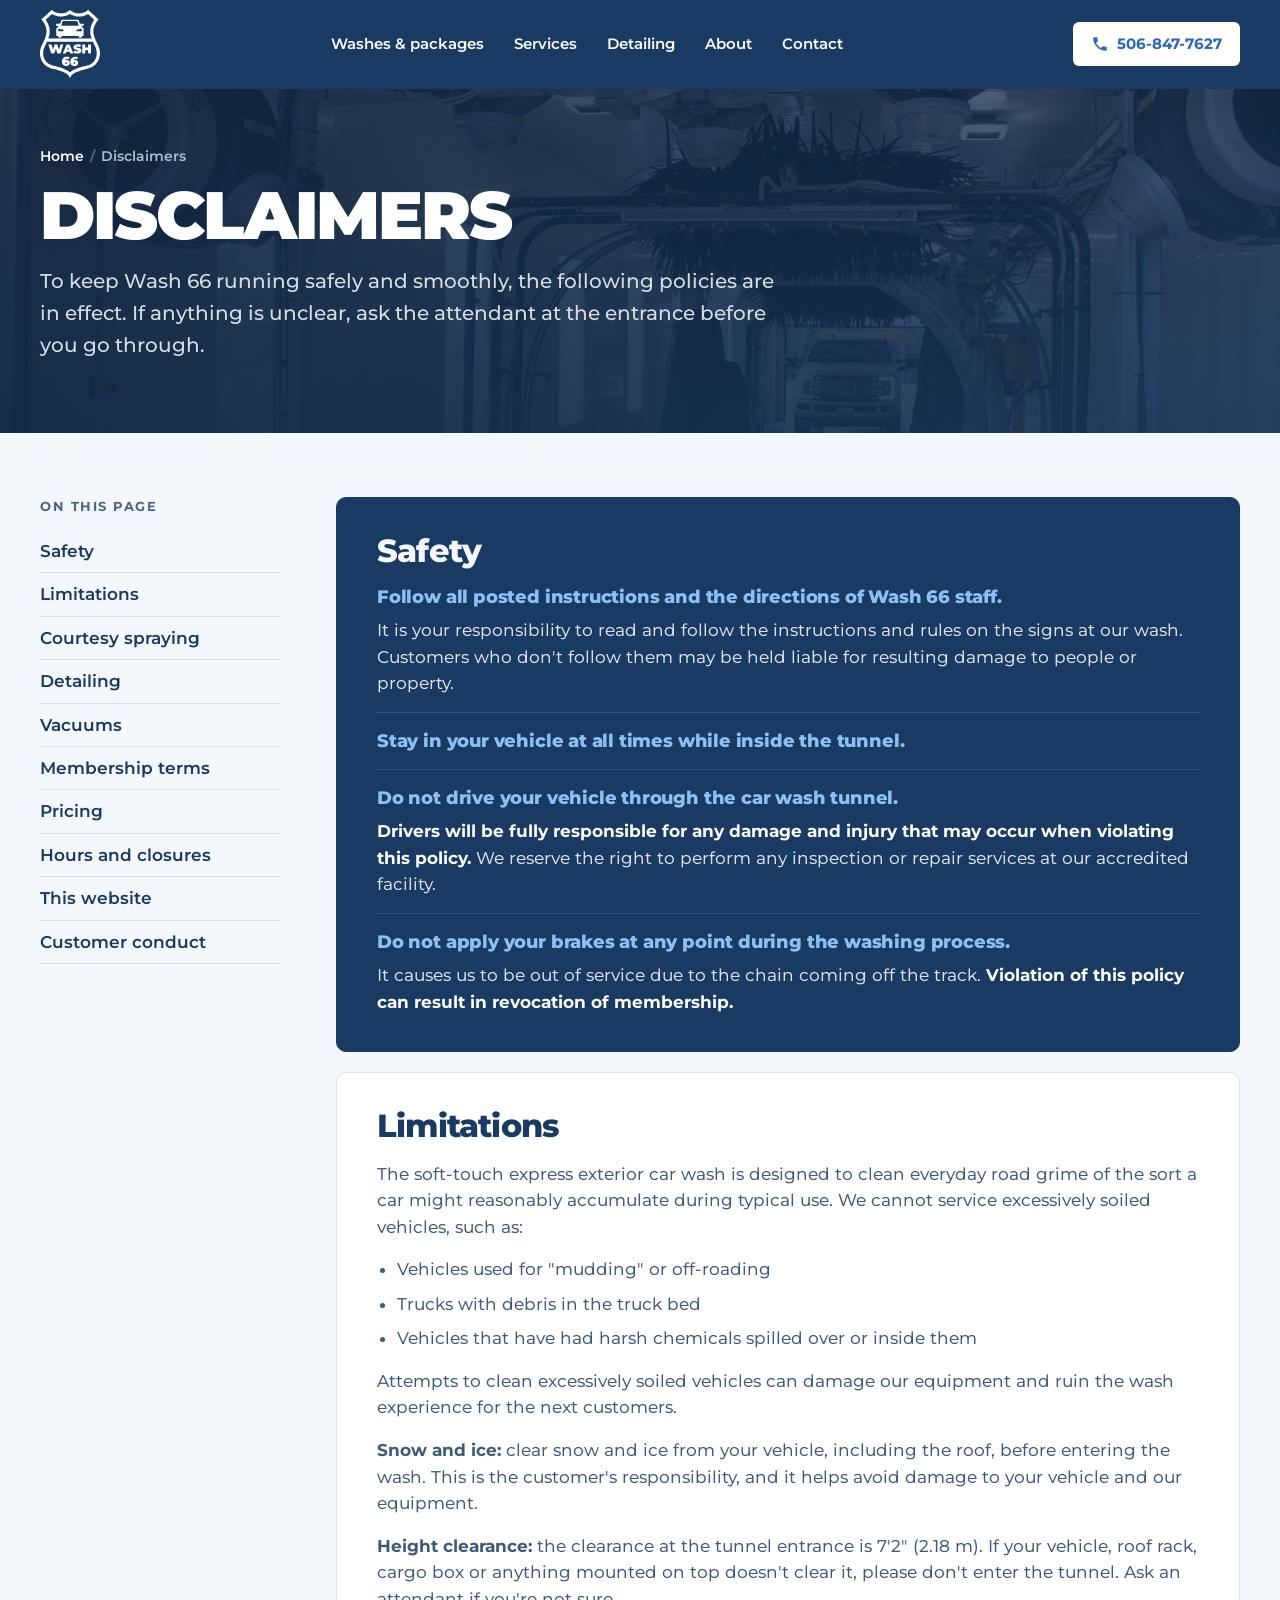
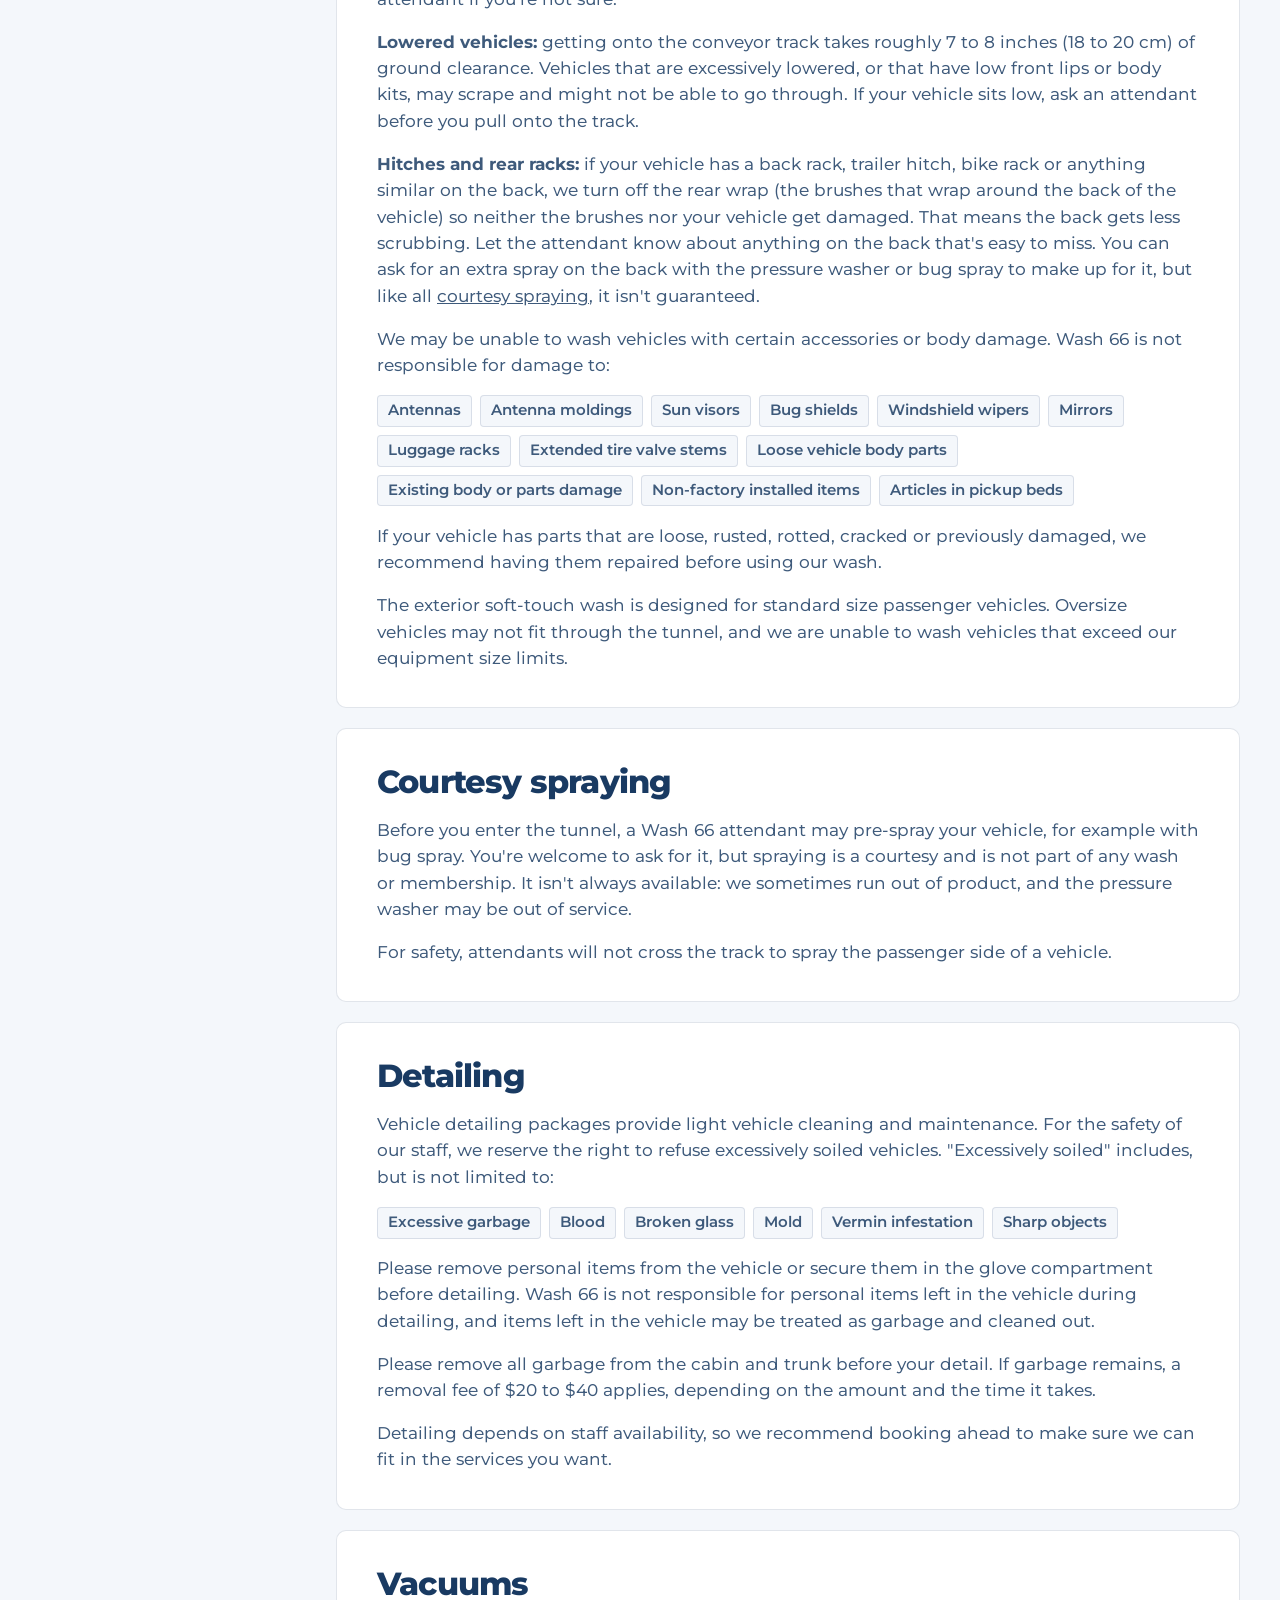
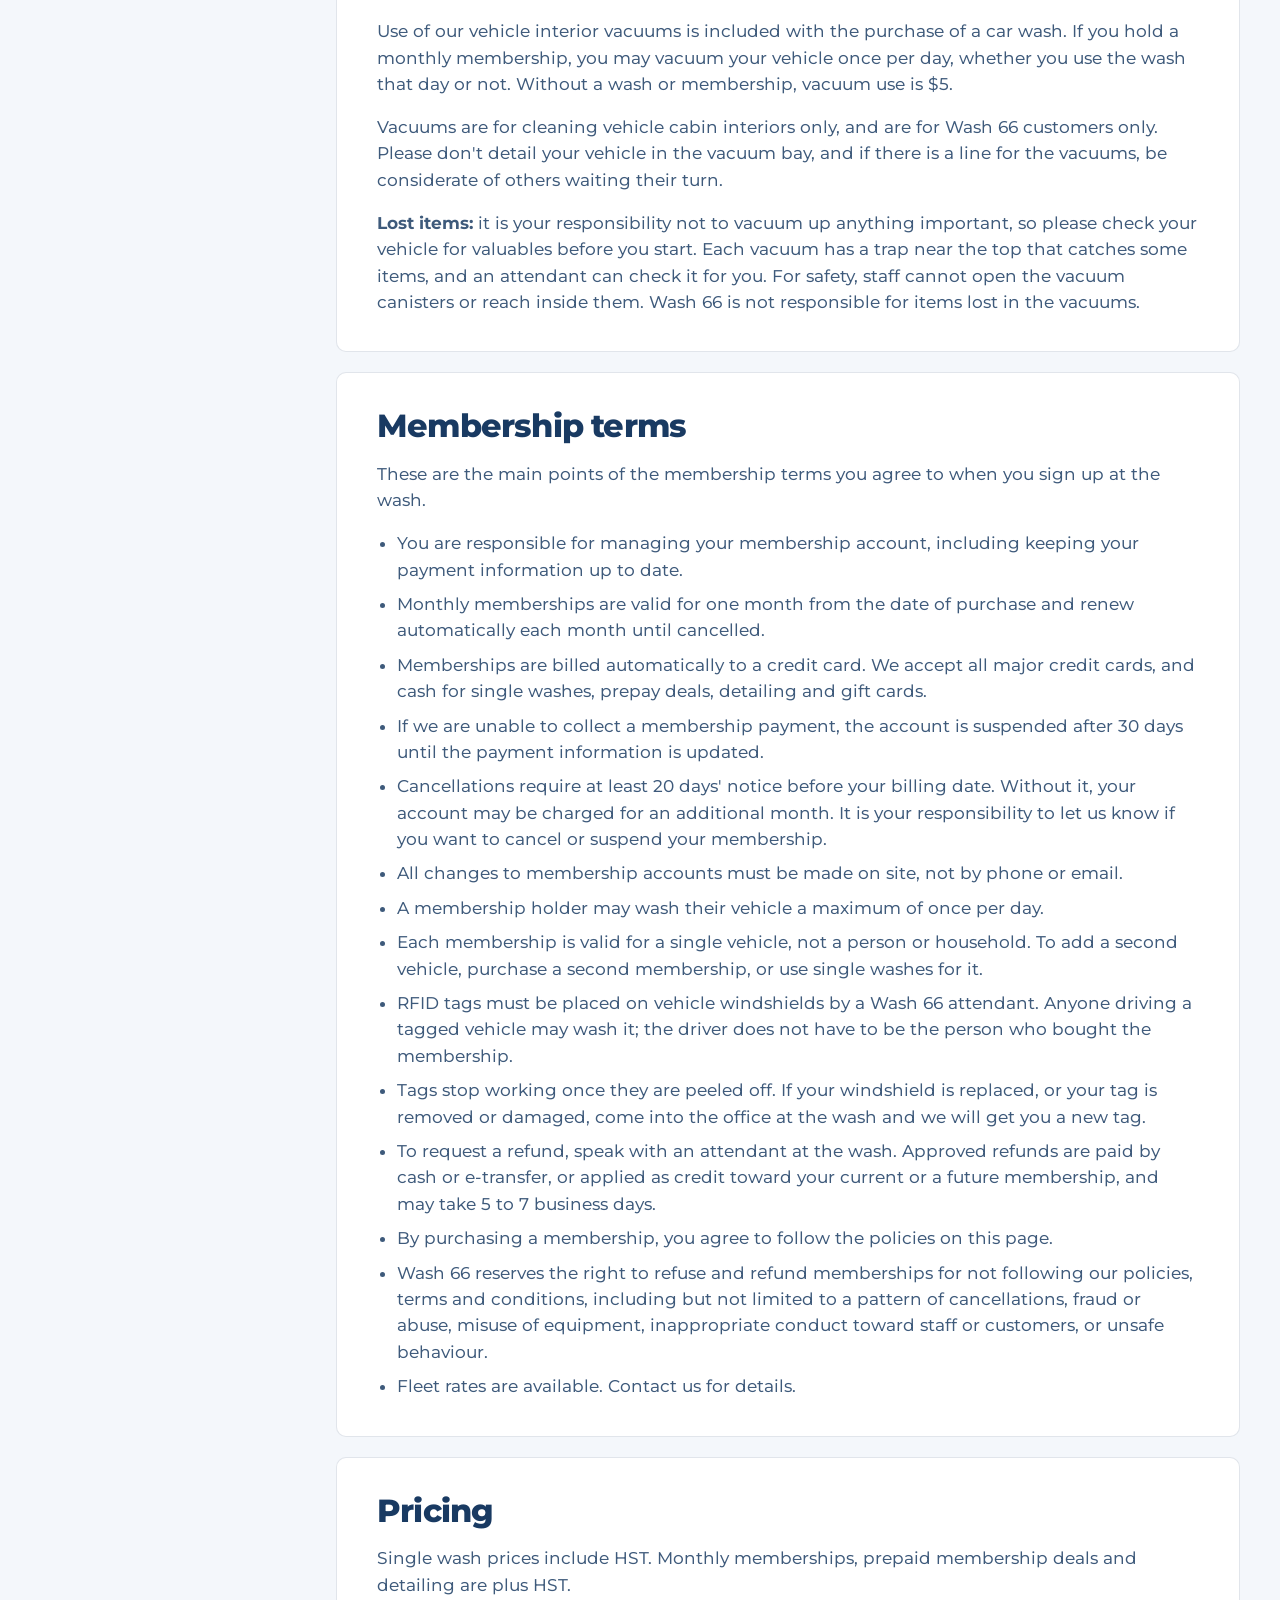
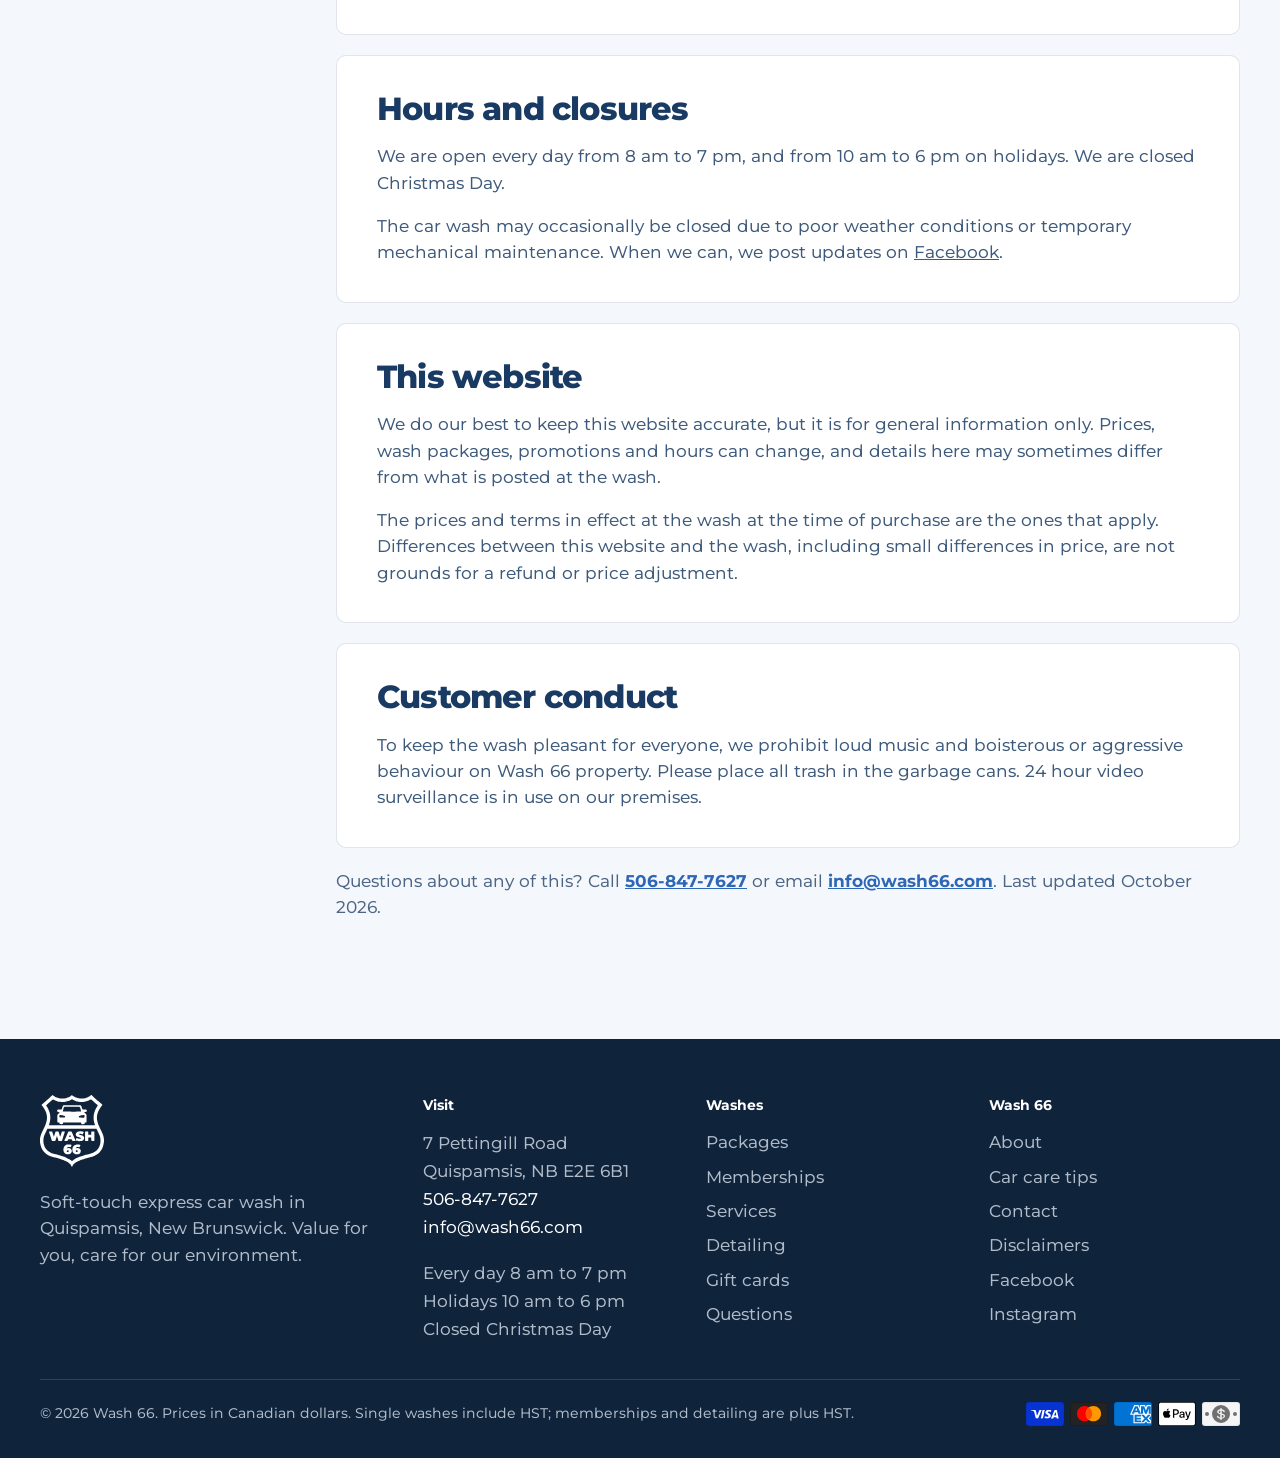
<file: disclaimers/index.html>
<!doctype html>
<!-- Generated by build.py from src/pages/disclaimers.html. Edit that file (and src/data.json), then run: python3 build.py -->
<html lang="en-CA">
<head>
  <meta charset="utf-8">
  <meta name="viewport" content="width=device-width, initial-scale=1, viewport-fit=cover">
  <title>Disclaimers &amp; Wash Policies | Wash 66</title>
  <meta name="description" content="Wash 66 policies: safety in the tunnel, vehicles we can&#x27;t wash, detailing, vacuums, membership terms and refunds, pricing, closures and customer conduct.">
  <link rel="canonical" href="https://wash66.com/disclaimers/">
  <meta name="robots" content="index, follow, max-image-preview:large">
  <meta name="theme-color" content="#193A62">
  <meta name="format-detection" content="telephone=no">

  <meta property="og:type" content="website">
  <meta property="og:site_name" content="Wash 66">
  <meta property="og:locale" content="en_CA">
  <meta property="og:title" content="Disclaimers &amp; Wash Policies | Wash 66">
  <meta property="og:description" content="Wash 66 policies: safety in the tunnel, vehicles we can&#x27;t wash, detailing, vacuums, membership terms and refunds, pricing, closures and customer conduct.">
  <meta property="og:url" content="https://wash66.cooper-577.workers.dev/disclaimers/">
  <meta property="og:image" content="https://wash66.cooper-577.workers.dev/assets/img/og.jpg?v=172c26ea">
  <meta property="og:image:width" content="1200">
  <meta property="og:image:height" content="630">
  <meta property="og:image:alt" content="Wash 66 car wash, 7 Pettingill Road, Quispamsis, NB. Open every day, 8 am to 7 pm.">
  <meta name="twitter:card" content="summary_large_image">
  <meta name="twitter:title" content="Disclaimers &amp; Wash Policies | Wash 66">
  <meta name="twitter:description" content="Wash 66 policies: safety in the tunnel, vehicles we can&#x27;t wash, detailing, vacuums, membership terms and refunds, pricing, closures and customer conduct.">
  <meta name="twitter:image" content="https://wash66.cooper-577.workers.dev/assets/img/og.jpg?v=172c26ea">

  <link rel="icon" href="/favicon.ico" sizes="48x48">
  <link rel="icon" href="/assets/img/icons/icon.svg" type="image/svg+xml">
  <link rel="icon" href="/assets/img/icons/icon-96.png" type="image/png" sizes="96x96">
  <link rel="apple-touch-icon" href="/apple-touch-icon.png">
  <link rel="manifest" href="/site.webmanifest">

  <link rel="preload" href="/assets/fonts/montserrat-latin.woff2" as="font" type="font/woff2" crossorigin>
  <link rel="preload" as="image" href="/assets/img/photos/soft-touch-car-wash-tunnel-800.webp" media="(max-width: 899px)" fetchpriority="high">
  <link rel="preload" as="image" href="/assets/img/photos/soft-touch-car-wash-tunnel.webp" media="(min-width: 900px)" fetchpriority="high">
  <script>document.documentElement.className += " js";</script>
  <link rel="stylesheet" href="/assets/css/styles.css?v=8dfdc12d">
  <script src="/assets/js/main.js?v=6fd9780c" defer></script>
  <script src="/assets/js/live.js?v=2cdb5a87" defer></script>
  <script type="application/ld+json">
{
  "@context": "https://schema.org",
  "@graph": [
    {
      "@type": "AutoWash",
      "@id": "https://wash66.com/#business",
      "name": "Wash 66",
      "slogan": "Armour your car",
      "description": "Soft-touch express exterior car wash with monthly memberships, auto detailing and covered vacuum bays in Quispamsis, New Brunswick.",
      "url": "https://wash66.com/",
      "logo": "https://wash66.com/assets/img/icons/icon-512.png",
      "image": [
        "https://wash66.com/assets/img/photos/wash-66-building-quispamsis.webp",
        "https://wash66.com/assets/img/photos/soft-touch-car-wash-tunnel.webp"
      ],
      "telephone": "+15068477627",
      "email": "info@wash66.com",
      "priceRange": "$",
      "currenciesAccepted": "CAD",
      "paymentAccepted": "Cash, Credit Card, Visa, Mastercard, American Express, Apple Pay",
      "address": {
        "@type": "PostalAddress",
        "streetAddress": "7 Pettingill Road",
        "addressLocality": "Quispamsis",
        "addressRegion": "NB",
        "postalCode": "E2E 6B1",
        "addressCountry": "CA"
      },
      "geo": {
        "@type": "GeoCoordinates",
        "latitude": 45.4061317,
        "longitude": -65.9738007
      },
      "hasMap": "https://www.google.com/maps/place/Wash+66/@45.4061317,-65.9738007,17z/data=!4m6!3m5!1s0x4ca7ad0184f988fd:0x5b1b1e35667eea2c!8m2!3d45.4061317!4d-65.9738007!16s%2Fg%2F11j48ryvm3",
      "openingHoursSpecification": [
        {
          "@type": "OpeningHoursSpecification",
          "dayOfWeek": [
            "Monday",
            "Tuesday",
            "Wednesday",
            "Thursday",
            "Friday",
            "Saturday",
            "Sunday"
          ],
          "opens": "08:00",
          "closes": "19:00"
        }
      ],
      "areaServed": [
        {
          "@type": "City",
          "name": "Quispamsis"
        },
        {
          "@type": "City",
          "name": "Rothesay"
        },
        {
          "@type": "City",
          "name": "Hampton"
        },
        {
          "@type": "City",
          "name": "Saint John"
        }
      ],
      "sameAs": [
        "https://www.facebook.com/Wash66Ltd/",
        "https://www.instagram.com/wash66ltd/",
        "https://www.google.com/maps/place/Wash+66/@45.4061317,-65.9738007,17z/data=!4m6!3m5!1s0x4ca7ad0184f988fd:0x5b1b1e35667eea2c!8m2!3d45.4061317!4d-65.9738007!16s%2Fg%2F11j48ryvm3"
      ],
      "foundingDate": "2019"
    },
    {
      "@type": "BreadcrumbList",
      "@id": "https://wash66.com/disclaimers/#breadcrumb",
      "itemListElement": [
        {
          "@type": "ListItem",
          "position": 1,
          "name": "Home",
          "item": "https://wash66.com/"
        },
        {
          "@type": "ListItem",
          "position": 2,
          "name": "Disclaimers",
          "item": "https://wash66.com/disclaimers/"
        }
      ]
    },
    {
      "@type": "WebPage",
      "@id": "https://wash66.com/disclaimers/#webpage",
      "url": "https://wash66.com/disclaimers/",
      "name": "Disclaimers & Wash Policies | Wash 66",
      "description": "Wash 66 policies: safety in the tunnel, vehicles we can't wash, detailing, vacuums, membership terms and refunds, pricing, closures and customer conduct.",
      "isPartOf": {
        "@id": "https://wash66.com/#website"
      },
      "about": {
        "@id": "https://wash66.com/#business"
      },
      "inLanguage": "en-CA",
      "breadcrumb": {
        "@id": "https://wash66.com/disclaimers/#breadcrumb"
      }
    }
  ]
}
  </script>
</head>
<body class="">
  <a class="skip" href="#main">Skip to content</a>
  <div class="notice-bar" data-notices role="status" aria-label="Notices"></div>

  <header class="site-header" data-header>
    <div class="wrap header-inner">
      <a class="brand" href="/" aria-label="Wash 66 home">
        <img src="/assets/img/logo.svg" alt="Wash 66" width="161" height="181">
      </a>
      <nav class="nav" aria-label="Main">
<a href="/packages/">Washes &amp; packages</a>
<a href="/services/">Services</a>
<a href="/detailing/">Detailing</a>
<a href="/about/">About</a>
<a href="/contact/">Contact</a>
      </nav>
      <div class="header-actions">
        <a class="btn btn-white btn-sm" href="tel:+15068477627" aria-label="Call Wash 66 at 506-847-7627">
          <svg class="i" viewBox="0 0 24 24" aria-hidden="true"><path d="M6.6 10.8a15.1 15.1 0 0 0 6.6 6.6l2.2-2.2a1 1 0 0 1 1-.25 11.4 11.4 0 0 0 3.6.57 1 1 0 0 1 1 1V20a1 1 0 0 1-1 1A17 17 0 0 1 3 4a1 1 0 0 1 1-1h3.5a1 1 0 0 1 1 1c0 1.25.2 2.45.57 3.57a1 1 0 0 1-.25 1z"/></svg>
          <span>506-847-7627</span>
        </a>
        <button class="menu-btn" type="button" aria-expanded="false" aria-controls="mobile-menu" data-menu-btn>
          <span class="menu-btn-bars" aria-hidden="true"></span>
          <span class="sr-only">Menu</span>
        </button>
      </div>
    </div>
  </header>
  <div class="mobile-menu" id="mobile-menu" hidden data-menu>
    <nav class="wrap" aria-label="Mobile">
<a href="/packages/">Washes &amp; packages</a>
<a href="/services/">Services</a>
<a href="/detailing/">Detailing</a>
<a href="/about/">About</a>
<a href="/contact/">Contact</a>
<a href="/faq/">Questions</a>
<a href="/car-care/">Car care tips</a>
<a href="/disclaimers/" aria-current="page">Disclaimers</a>
    </nav>
  </div>

  <main id="main">
<section class="hero hero--page" style="--hero-sm: url('/assets/img/photos/soft-touch-car-wash-tunnel-800.webp'); --hero-lg: url('/assets/img/photos/soft-touch-car-wash-tunnel.webp');">
  <div class="hero-bg" aria-hidden="true"></div>
  <div class="hero-overlay" aria-hidden="true"></div>
  <div class="wrap">
    <nav class="crumbs" aria-label="Breadcrumb"><ol><li><a href="/">Home</a></li><li aria-current="page">Disclaimers</li></ol></nav>
    <h1 class="page-title">Disclaimers</h1>
    <p class="lede">To keep Wash 66 running safely and smoothly, the following policies are in effect. If anything is unclear, ask the attendant at the entrance before you go through.</p>
  </div>
</section>


    <div class="wrap legal">
      <aside class="legal-toc" aria-label="On this page">
        <p>On this page</p>
        <a href="#safety">Safety</a>
        <a href="#limitations">Limitations</a>
        <a href="#spraying">Courtesy spraying</a>
        <a href="#detailing">Detailing</a>
        <a href="#vacuums">Vacuums</a>
        <a href="#packages">Membership terms</a>
        <a href="#pricing">Pricing</a>
        <a href="#closures">Hours and closures</a>
        <a href="#website">This website</a>
        <a href="#conduct">Customer conduct</a>
      </aside>

      <div class="legal-body">
        <section class="legal-card legal-card--warn" id="safety">
          <h2>Safety</h2>
          <div class="rule">
            <h3>Follow all posted instructions and the directions of Wash&nbsp;66 staff.</h3>
            <p>It is your responsibility to read and follow the instructions and rules on the signs at our wash. Customers who don't follow them may be held liable for resulting damage to people or property.</p>
          </div>
          <div class="rule">
            <h3>Stay in your vehicle at all times while inside the tunnel.</h3>
          </div>
          <div class="rule">
            <h3>Do not drive your vehicle through the car wash tunnel.</h3>
            <p><strong>Drivers will be fully responsible for any damage and injury that may occur when violating this policy.</strong> We reserve the right to perform any inspection or repair services at our accredited facility.</p>
          </div>
          <div class="rule">
            <h3>Do not apply your brakes at any point during the washing process.</h3>
            <p>It causes us to be out of service due to the chain coming off the track. <strong>Violation of this policy can result in revocation of membership.</strong></p>
          </div>
        </section>

        <section class="legal-card" id="limitations">
          <h2>Limitations</h2>
          <p>The soft-touch express exterior car wash is designed to clean everyday road grime of the sort a car might reasonably accumulate during typical use. We cannot service excessively soiled vehicles, such as:</p>
          <ul>
            <li>Vehicles used for "mudding" or off-roading</li>
            <li>Trucks with debris in the truck bed</li>
            <li>Vehicles that have had harsh chemicals spilled over or inside them</li>
          </ul>
          <p>Attempts to clean excessively soiled vehicles can damage our equipment and ruin the wash experience for the next customers.</p>
          <p><strong>Snow and ice:</strong> clear snow and ice from your vehicle, including the roof, before entering the wash. This is the customer&#x27;s responsibility, and it helps avoid damage to your vehicle and our equipment.</p>
          <p><strong>Height clearance:</strong> the clearance at the tunnel entrance is 7&#x27;2&quot; (2.18 m). If your vehicle, roof rack, cargo box or anything mounted on top doesn&#x27;t clear it, please don&#x27;t enter the tunnel. Ask an attendant if you&#x27;re not sure.</p>
          <p><strong>Lowered vehicles:</strong> getting onto the conveyor track takes roughly 7 to 8 inches (18 to 20 cm) of ground clearance. Vehicles that are excessively lowered, or that have low front lips or body kits, may scrape and might not be able to go through. If your vehicle sits low, ask an attendant before you pull onto the track.</p>
          <p><strong>Hitches and rear racks:</strong> if your vehicle has a back rack, trailer hitch, bike rack or anything similar on the back, we turn off the rear wrap (the brushes that wrap around the back of the vehicle) so neither the brushes nor your vehicle get damaged. That means the back gets less scrubbing. Let the attendant know about anything on the back that&#x27;s easy to miss. You can ask for an extra spray on the back with the pressure washer or bug spray to make up for it, but like all <a href="#spraying">courtesy spraying</a>, it isn&#x27;t guaranteed.</p>
          <p>We may be unable to wash vehicles with certain accessories or body damage. Wash 66 is not responsible for damage to:</p>
          <ul class="chips-list">
            <li>Antennas</li>
            <li>Antenna moldings</li>
            <li>Sun visors</li>
            <li>Bug shields</li>
            <li>Windshield wipers</li>
            <li>Mirrors</li>
            <li>Luggage racks</li>
            <li>Extended tire valve stems</li>
            <li>Loose vehicle body parts</li>
            <li>Existing body or parts damage</li>
            <li>Non-factory installed items</li>
            <li>Articles in pickup beds</li>
          </ul>
          <p>If your vehicle has parts that are loose, rusted, rotted, cracked or previously damaged, we recommend having them repaired before using our wash.</p>
          <p>The exterior soft-touch wash is designed for standard size passenger vehicles. Oversize vehicles may not fit through the tunnel, and we are unable to wash vehicles that exceed our equipment size limits.</p>
        </section>

        <section class="legal-card" id="spraying">
          <h2>Courtesy spraying</h2>
          <p>Before you enter the tunnel, a Wash 66 attendant may pre-spray your vehicle, for example with bug spray. You&#x27;re welcome to ask for it, but spraying is a courtesy and is not part of any wash or membership. It isn&#x27;t always available: we sometimes run out of product, and the pressure washer may be out of service.</p>
          <p>For safety, attendants will not cross the track to spray the passenger side of a vehicle.</p>
        </section>

        <section class="legal-card" id="detailing">
          <h2>Detailing</h2>
          <p>Vehicle detailing packages provide light vehicle cleaning and maintenance. For the safety of our staff, we reserve the right to refuse excessively soiled vehicles. "Excessively soiled" includes, but is not limited to:</p>
          <ul class="chips-list">
            <li>Excessive garbage</li>
            <li>Blood</li>
            <li>Broken glass</li>
            <li>Mold</li>
            <li>Vermin infestation</li>
            <li>Sharp objects</li>
          </ul>
          <p>Please remove personal items from the vehicle or secure them in the glove compartment before detailing. Wash 66 is not responsible for personal items left in the vehicle during detailing, and items left in the vehicle may be treated as garbage and cleaned out.</p>
          <p>Please remove all garbage from the cabin and trunk before your detail. If garbage remains, a removal fee of <span data-price="detail.garbageMin">$20</span> to <span data-price="detail.garbageMax">$40</span> applies, depending on the amount and the time it takes.</p>
          <p>Detailing depends on staff availability, so we recommend booking ahead to make sure we can fit in the services you want.</p>
        </section>

        <section class="legal-card" id="vacuums">
          <h2>Vacuums</h2>
          <p>Use of our vehicle interior vacuums is included with the purchase of a car wash. If you hold a monthly membership, you may vacuum your vehicle once per day, whether you use the wash that day or not. Without a wash or membership, vacuum use is <span data-price="vacuum">$5</span>.</p>
          <p>Vacuums are for cleaning vehicle cabin interiors only, and are for Wash 66 customers only. Please don't detail your vehicle in the vacuum bay, and if there is a line for the vacuums, be considerate of others waiting their turn.</p>
          <p><strong>Lost items:</strong> it is your responsibility not to vacuum up anything important, so please check your vehicle for valuables before you start. Each vacuum has a trap near the top that catches some items, and an attendant can check it for you. For safety, staff cannot open the vacuum canisters or reach inside them. Wash 66 is not responsible for items lost in the vacuums.</p>
        </section>

        <section class="legal-card" id="packages">
          <h2>Membership terms</h2>
          <p>These are the main points of the membership terms you agree to when you sign up at the wash.</p>
          <ul>
            <li>You are responsible for managing your membership account, including keeping your payment information up to date.</li>
            <li>Monthly memberships are valid for one month from the date of purchase and renew automatically each month until cancelled.</li>
            <li>Memberships are billed automatically to a credit card. We accept all major credit cards, and cash for single washes, prepay deals, detailing and gift cards.</li>
            <li>If we are unable to collect a membership payment, the account is suspended after 30 days until the payment information is updated.</li>
            <li>Cancellations require at least 20 days&#x27; notice before your billing date. Without it, your account may be charged for an additional month. It is your responsibility to let us know if you want to cancel or suspend your membership.</li>
            <li>All changes to membership accounts must be made on site, not by phone or email.</li>
            <li>A membership holder may wash their vehicle a maximum of once per day.</li>
            <li>Each membership is valid for a single vehicle, not a person or household. To add a second vehicle, purchase a second membership, or use single washes for it.</li>
            <li>RFID tags must be placed on vehicle windshields by a Wash 66 attendant. Anyone driving a tagged vehicle may wash it; the driver does not have to be the person who bought the membership.</li>
            <li>Tags stop working once they are peeled off. If your windshield is replaced, or your tag is removed or damaged, come into the office at the wash and we will get you a new tag.</li>
            <li>To request a refund, speak with an attendant at the wash. Approved refunds are paid by cash or e-transfer, or applied as credit toward your current or a future membership, and may take 5 to 7 business days.</li>
            <li>By purchasing a membership, you agree to follow the policies on this page.</li>
            <li>Wash 66 reserves the right to refuse and refund memberships for not following our policies, terms and conditions, including but not limited to a pattern of cancellations, fraud or abuse, misuse of equipment, inappropriate conduct toward staff or customers, or unsafe behaviour.</li>
            <li>Fleet rates are available. Contact us for details.</li>
          </ul>
        </section>

        <section class="legal-card" id="pricing">
          <h2>Pricing</h2>
          <p>Single wash prices include HST. Monthly memberships, prepaid membership deals and detailing are plus HST.</p>
        </section>

        <section class="legal-card" id="closures">
          <h2>Hours and closures</h2>
          <p>We are open every day from 8&nbsp;am to 7&nbsp;pm, and from 10&nbsp;am to 6&nbsp;pm on holidays. We are closed Christmas Day.</p>
          <p>The car wash may occasionally be closed due to poor weather conditions or temporary mechanical maintenance. When we can, we post updates on <a href="https://www.facebook.com/Wash66Ltd/" target="_blank" rel="noopener">Facebook</a>.</p>
        </section>

        <section class="legal-card" id="website">
          <h2>This website</h2>
          <p>We do our best to keep this website accurate, but it is for general information only. Prices, wash packages, promotions and hours can change, and details here may sometimes differ from what is posted at the wash.</p>
          <p>The prices and terms in effect at the wash at the time of purchase are the ones that apply. Differences between this website and the wash, including small differences in price, are not grounds for a refund or price adjustment.</p>
        </section>

        <section class="legal-card" id="conduct">
          <h2>Customer conduct</h2>
          <p>To keep the wash pleasant for everyone, we prohibit loud music and boisterous or aggressive behaviour on Wash 66 property. Please place all trash in the garbage cans. 24 hour video surveillance is in use on our premises.</p>
        </section>

        <p class="legal-contact">Questions about any of this? Call <a href="tel:+15068477627">506-847-7627</a> or email <a href="mailto:info@wash66.com">info@wash66.com</a>. Last updated October 2026.</p>
      </div>
    </div>

  </main>

  <footer class="site-footer">
    <div class="wrap footer-grid">
      <div class="footer-brand">
        <a class="brand" href="/" aria-label="Wash 66 home"><img src="/assets/img/logo.svg" alt="Wash 66" width="161" height="181" loading="lazy"></a>
        <p>Soft-touch express car wash in Quispamsis, New Brunswick. Value for you, care for our environment.</p>
      </div>
      <div class="footer-col">
        <p class="footer-head">Visit</p>
        <address>
          7 Pettingill Road<br>Quispamsis, NB&nbsp;E2E&nbsp;6B1<br>
          <a href="tel:+15068477627">506-847-7627</a><br>
          <a href="mailto:info@wash66.com">info@wash66.com</a>
        </address>
        <p class="footer-hours" data-hours-footer>Every day 8&nbsp;am to 7&nbsp;pm<br>Holidays 10&nbsp;am to 6&nbsp;pm<br>Closed Christmas Day</p>
      </div>
      <nav class="footer-col" aria-label="Footer">
        <p class="footer-head">Washes</p>
        <a href="/packages/">Packages</a>
        <a href="/packages/#membership">Memberships</a>
        <a href="/services/">Services</a>
        <a href="/detailing/">Detailing</a>
        <a href="/#gift-cards">Gift cards</a>
        <a href="/faq/">Questions</a>
      </nav>
      <nav class="footer-col" aria-label="Company">
        <p class="footer-head">Wash 66</p>
        <a href="/about/">About</a>
        <a href="/car-care/">Car care tips</a>
        <a href="/contact/">Contact</a>
        <a href="/disclaimers/">Disclaimers</a>
        <a href="https://www.facebook.com/Wash66Ltd/" rel="noopener" target="_blank">Facebook</a>
        <a href="https://www.instagram.com/wash66ltd/" rel="noopener" target="_blank">Instagram</a>
      </nav>
    </div>
    <div class="wrap footer-bottom">
      <p>&copy; 2026 Wash 66. Prices in Canadian dollars. Single washes include HST; memberships and detailing are plus HST.</p>
      <ul class="pay-icons" aria-label="Payment methods we accept">
        <li><img src="/assets/img/payments/visa.svg" alt="Visa" width="38" height="24" loading="lazy"></li>
        <li><img src="/assets/img/payments/mastercard.svg" alt="Mastercard" width="38" height="24" loading="lazy"></li>
        <li><img src="/assets/img/payments/american-express.svg" alt="American Express" width="38" height="24" loading="lazy"></li>
        <li><img src="/assets/img/payments/apple-pay.svg" alt="Apple Pay" width="38" height="24" loading="lazy"></li>
        <li><img src="/assets/img/payments/cash.svg" alt="Cash" width="38" height="24" loading="lazy"></li>
      </ul>
    </div>
  </footer>

  <nav class="action-bar" aria-label="Quick actions" data-action-bar>
    <a href="tel:+15068477627">
      <svg viewBox="0 0 24 24" aria-hidden="true"><path d="M6.6 10.8a15.1 15.1 0 0 0 6.6 6.6l2.2-2.2a1 1 0 0 1 1-.25 11.4 11.4 0 0 0 3.6.57 1 1 0 0 1 1 1V20a1 1 0 0 1-1 1A17 17 0 0 1 3 4a1 1 0 0 1 1-1h3.5a1 1 0 0 1 1 1c0 1.25.2 2.45.57 3.57a1 1 0 0 1-.25 1z"/></svg>
      Call
    </a>
    <a href="https://www.google.com/maps/dir/?api=1&amp;destination=Wash+66,+7+Pettingill+Road,+Quispamsis,+NB+E2E+6B1" target="_blank" rel="noopener">
      <svg viewBox="0 0 24 24" aria-hidden="true"><path d="M12 2a7 7 0 0 0-7 7c0 5.25 7 13 7 13s7-7.75 7-13a7 7 0 0 0-7-7zm0 9.5A2.5 2.5 0 1 1 12 6.5a2.5 2.5 0 0 1 0 5z"/></svg>
      Directions
    </a>
    <a class="action-primary" href="/packages/">Prices</a>
  </nav>
</body>
</html>
</file>
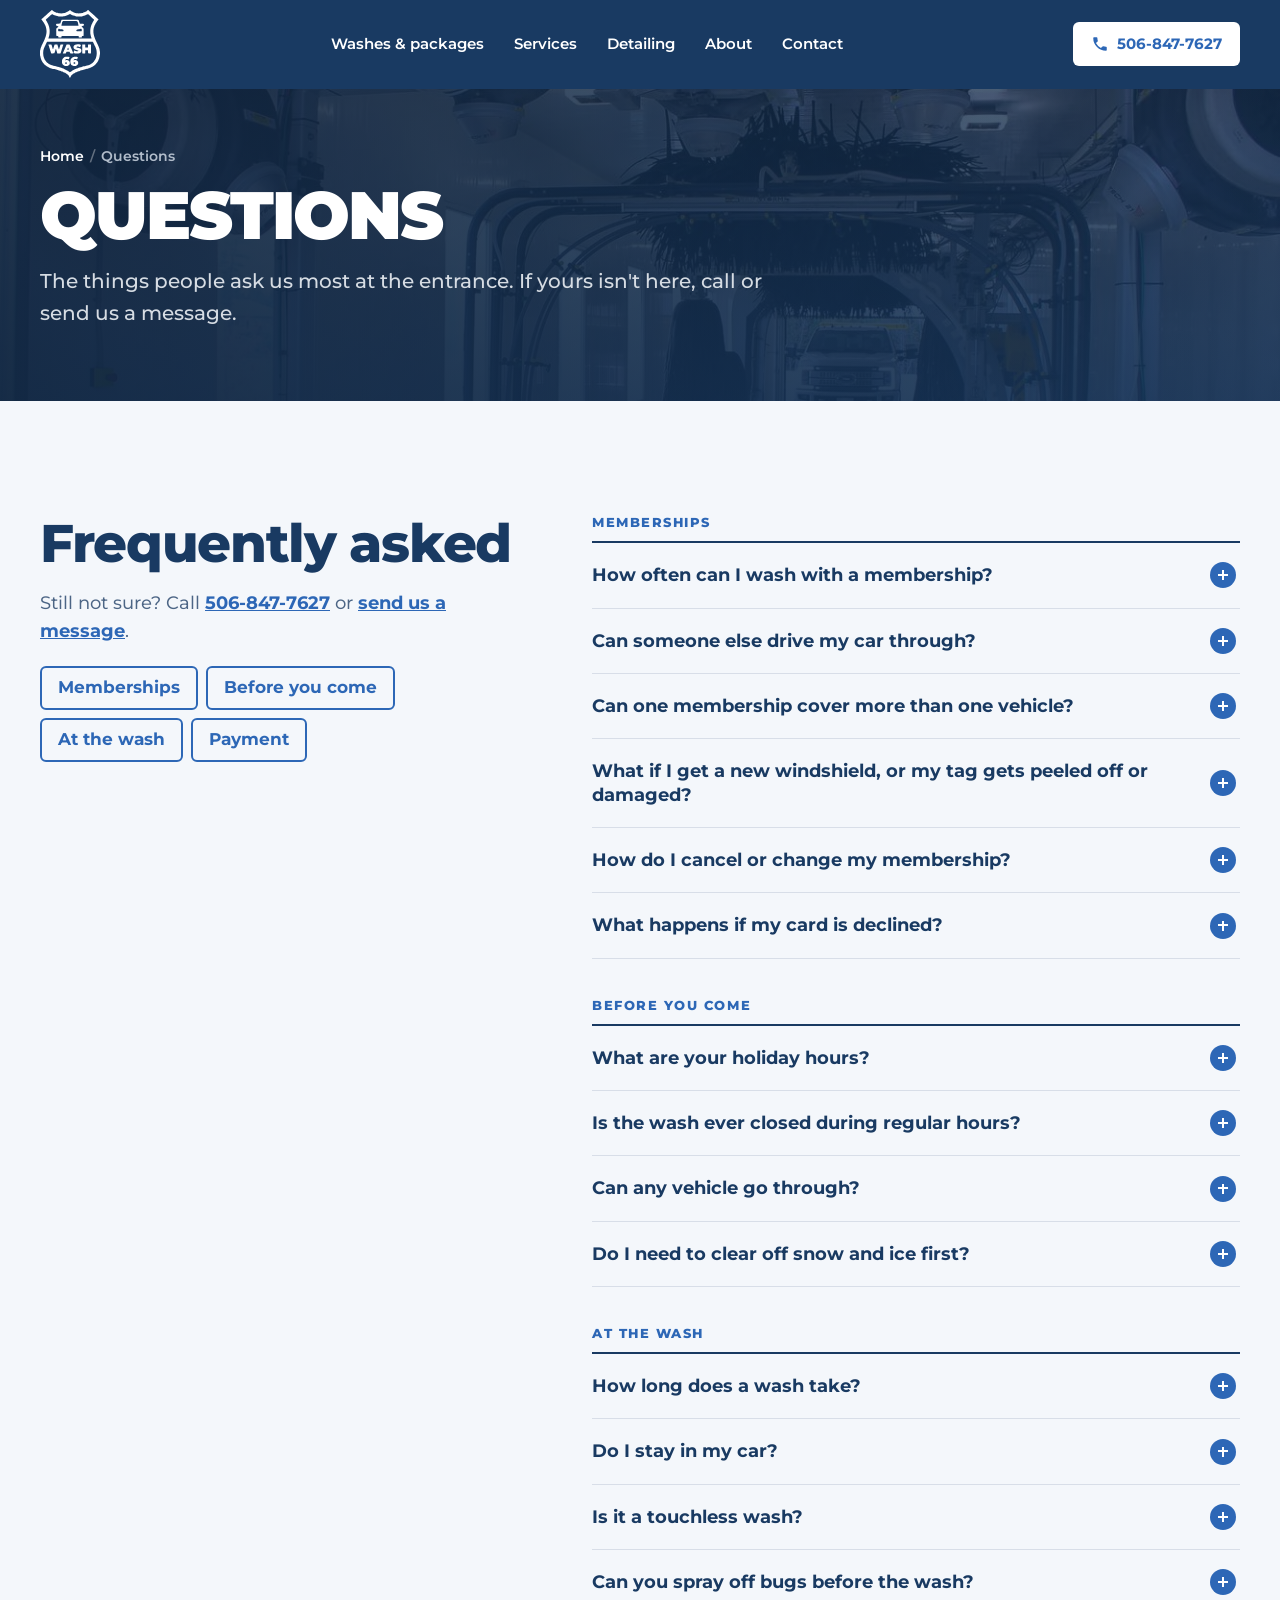
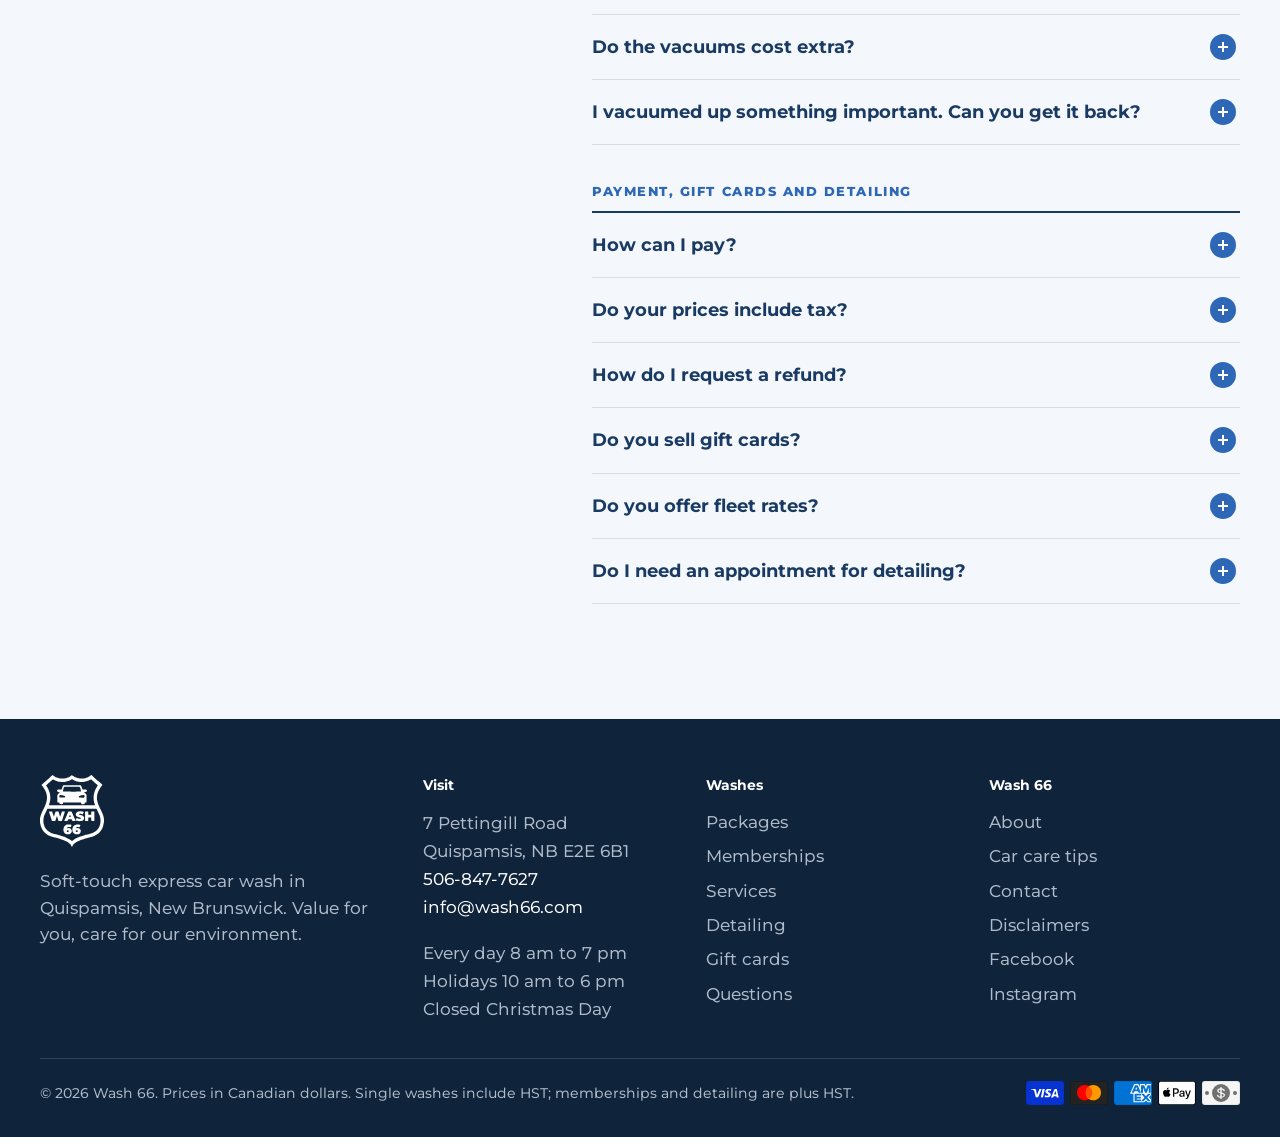
<file: faq/index.html>
<!doctype html>
<!-- Generated by build.py from src/pages/faq.html. Edit that file (and src/data.json), then run: python3 build.py -->
<html lang="en-CA">
<head>
  <meta charset="utf-8">
  <meta name="viewport" content="width=device-width, initial-scale=1, viewport-fit=cover">
  <title>Car Wash FAQ: Memberships, Vacuums &amp; Hours | Wash 66</title>
  <meta name="description" content="Answers about Wash 66 in Quispamsis: memberships, cancelling and refunds, which vehicles fit, closures and holiday hours, vacuums, payment and detailing.">
  <link rel="canonical" href="https://wash66.com/faq/">
  <meta name="robots" content="index, follow, max-image-preview:large">
  <meta name="theme-color" content="#193A62">
  <meta name="format-detection" content="telephone=no">

  <meta property="og:type" content="website">
  <meta property="og:site_name" content="Wash 66">
  <meta property="og:locale" content="en_CA">
  <meta property="og:title" content="Car Wash FAQ: Memberships, Vacuums &amp; Hours | Wash 66">
  <meta property="og:description" content="Answers about Wash 66 in Quispamsis: memberships, cancelling and refunds, which vehicles fit, closures and holiday hours, vacuums, payment and detailing.">
  <meta property="og:url" content="https://wash66.cooper-577.workers.dev/faq/">
  <meta property="og:image" content="https://wash66.cooper-577.workers.dev/assets/img/og.jpg?v=172c26ea">
  <meta property="og:image:width" content="1200">
  <meta property="og:image:height" content="630">
  <meta property="og:image:alt" content="Wash 66 car wash, 7 Pettingill Road, Quispamsis, NB. Open every day, 8 am to 7 pm.">
  <meta name="twitter:card" content="summary_large_image">
  <meta name="twitter:title" content="Car Wash FAQ: Memberships, Vacuums &amp; Hours | Wash 66">
  <meta name="twitter:description" content="Answers about Wash 66 in Quispamsis: memberships, cancelling and refunds, which vehicles fit, closures and holiday hours, vacuums, payment and detailing.">
  <meta name="twitter:image" content="https://wash66.cooper-577.workers.dev/assets/img/og.jpg?v=172c26ea">

  <link rel="icon" href="/favicon.ico" sizes="48x48">
  <link rel="icon" href="/assets/img/icons/icon.svg" type="image/svg+xml">
  <link rel="icon" href="/assets/img/icons/icon-96.png" type="image/png" sizes="96x96">
  <link rel="apple-touch-icon" href="/apple-touch-icon.png">
  <link rel="manifest" href="/site.webmanifest">

  <link rel="preload" href="/assets/fonts/montserrat-latin.woff2" as="font" type="font/woff2" crossorigin>
  <link rel="preload" as="image" href="/assets/img/photos/soft-touch-car-wash-tunnel-800.webp" media="(max-width: 899px)" fetchpriority="high">
  <link rel="preload" as="image" href="/assets/img/photos/soft-touch-car-wash-tunnel.webp" media="(min-width: 900px)" fetchpriority="high">
  <script>document.documentElement.className += " js";</script>
  <link rel="stylesheet" href="/assets/css/styles.css?v=8dfdc12d">
  <script src="/assets/js/main.js?v=6fd9780c" defer></script>
  <script src="/assets/js/live.js?v=2cdb5a87" defer></script>
  <script type="application/ld+json">
{
  "@context": "https://schema.org",
  "@graph": [
    {
      "@type": "AutoWash",
      "@id": "https://wash66.com/#business",
      "name": "Wash 66",
      "slogan": "Armour your car",
      "description": "Soft-touch express exterior car wash with monthly memberships, auto detailing and covered vacuum bays in Quispamsis, New Brunswick.",
      "url": "https://wash66.com/",
      "logo": "https://wash66.com/assets/img/icons/icon-512.png",
      "image": [
        "https://wash66.com/assets/img/photos/wash-66-building-quispamsis.webp",
        "https://wash66.com/assets/img/photos/soft-touch-car-wash-tunnel.webp"
      ],
      "telephone": "+15068477627",
      "email": "info@wash66.com",
      "priceRange": "$",
      "currenciesAccepted": "CAD",
      "paymentAccepted": "Cash, Credit Card, Visa, Mastercard, American Express, Apple Pay",
      "address": {
        "@type": "PostalAddress",
        "streetAddress": "7 Pettingill Road",
        "addressLocality": "Quispamsis",
        "addressRegion": "NB",
        "postalCode": "E2E 6B1",
        "addressCountry": "CA"
      },
      "geo": {
        "@type": "GeoCoordinates",
        "latitude": 45.4061317,
        "longitude": -65.9738007
      },
      "hasMap": "https://www.google.com/maps/place/Wash+66/@45.4061317,-65.9738007,17z/data=!4m6!3m5!1s0x4ca7ad0184f988fd:0x5b1b1e35667eea2c!8m2!3d45.4061317!4d-65.9738007!16s%2Fg%2F11j48ryvm3",
      "openingHoursSpecification": [
        {
          "@type": "OpeningHoursSpecification",
          "dayOfWeek": [
            "Monday",
            "Tuesday",
            "Wednesday",
            "Thursday",
            "Friday",
            "Saturday",
            "Sunday"
          ],
          "opens": "08:00",
          "closes": "19:00"
        }
      ],
      "areaServed": [
        {
          "@type": "City",
          "name": "Quispamsis"
        },
        {
          "@type": "City",
          "name": "Rothesay"
        },
        {
          "@type": "City",
          "name": "Hampton"
        },
        {
          "@type": "City",
          "name": "Saint John"
        }
      ],
      "sameAs": [
        "https://www.facebook.com/Wash66Ltd/",
        "https://www.instagram.com/wash66ltd/",
        "https://www.google.com/maps/place/Wash+66/@45.4061317,-65.9738007,17z/data=!4m6!3m5!1s0x4ca7ad0184f988fd:0x5b1b1e35667eea2c!8m2!3d45.4061317!4d-65.9738007!16s%2Fg%2F11j48ryvm3"
      ],
      "foundingDate": "2019"
    },
    {
      "@type": "BreadcrumbList",
      "@id": "https://wash66.com/faq/#breadcrumb",
      "itemListElement": [
        {
          "@type": "ListItem",
          "position": 1,
          "name": "Home",
          "item": "https://wash66.com/"
        },
        {
          "@type": "ListItem",
          "position": 2,
          "name": "Questions",
          "item": "https://wash66.com/faq/"
        }
      ]
    },
    {
      "@type": [
        "WebPage",
        "FAQPage"
      ],
      "@id": "https://wash66.com/faq/#webpage",
      "url": "https://wash66.com/faq/",
      "name": "Car Wash FAQ: Memberships, Vacuums & Hours | Wash 66",
      "description": "Answers about Wash 66 in Quispamsis: memberships, cancelling and refunds, which vehicles fit, closures and holiday hours, vacuums, payment and detailing.",
      "isPartOf": {
        "@id": "https://wash66.com/#website"
      },
      "about": {
        "@id": "https://wash66.com/#business"
      },
      "inLanguage": "en-CA",
      "breadcrumb": {
        "@id": "https://wash66.com/faq/#breadcrumb"
      },
      "mainEntity": [
        {
          "@type": "Question",
          "name": "How often can I wash with a membership?",
          "acceptedAnswer": {
            "@type": "Answer",
            "text": "Once a day, every day, at the level you signed up for. Members can also use the vacuums once a day, even on days they don't wash."
          }
        },
        {
          "@type": "Question",
          "name": "Can someone else drive my car through?",
          "acceptedAnswer": {
            "@type": "Answer",
            "text": "Yes. A membership belongs to the vehicle, not the person, so anyone driving the tagged vehicle can use it."
          }
        },
        {
          "@type": "Question",
          "name": "Can one membership cover more than one vehicle?",
          "acceptedAnswer": {
            "@type": "Answer",
            "text": "No. Each membership covers one vehicle, and its tag stays on that vehicle's windshield. For a second vehicle, add a second membership, or pay for a single wash when you bring it in."
          }
        },
        {
          "@type": "Question",
          "name": "What if I get a new windshield, or my tag gets peeled off or damaged?",
          "acceptedAnswer": {
            "@type": "Answer",
            "text": "Come into the office at Wash 66 and we'll be more than happy to get you a new tag. Tags stop working once they're peeled off, so an old tag can't be moved over. If you're getting a new windshield, come by once it's in."
          }
        },
        {
          "@type": "Question",
          "name": "How do I cancel or change my membership?",
          "acceptedAnswer": {
            "@type": "Answer",
            "text": "Come see us at the wash. Membership changes are made on site, not by phone or email. Cancelling needs at least 20 days' notice before your billing date, or you may be charged for one more month."
          }
        },
        {
          "@type": "Question",
          "name": "What happens if my card is declined?",
          "acceptedAnswer": {
            "@type": "Answer",
            "text": "If a payment still hasn't gone through after 30 days, your membership is suspended until you update your card details at the wash. Memberships bill automatically each month, so please keep your card details up to date."
          }
        },
        {
          "@type": "Question",
          "name": "What are your holiday hours?",
          "acceptedAnswer": {
            "@type": "Answer",
            "text": "We're open 10 am to 6 pm on holidays and closed Christmas Day."
          }
        },
        {
          "@type": "Question",
          "name": "Is the wash ever closed during regular hours?",
          "acceptedAnswer": {
            "@type": "Answer",
            "text": "Once in a while. We may close because of bad weather or for equipment maintenance. We post updates on Facebook when we can, or you can call 506-847-7627 before you head over."
          }
        },
        {
          "@type": "Question",
          "name": "Can any vehicle go through?",
          "acceptedAnswer": {
            "@type": "Answer",
            "text": "Most cars, SUVs and pickups fit. The clearance at the entrance is 7'2\" (2.18 m), so if you have a roof box, a cargo or bike rack on top, or a very tall lifted truck, check your height before you pull in or ask the attendant. Very low or lowered cars can scrape getting onto the track, so if yours sits low, ask the attendant first. We also can't take vehicles caked in mud from off-roading, trucks with loose debris in the bed, or anything with loose or damaged parts. Call us if you're not sure."
          }
        },
        {
          "@type": "Question",
          "name": "Do I need to clear off snow and ice first?",
          "acceptedAnswer": {
            "@type": "Answer",
            "text": "Yes, please. Brush the snow off, roof included, and clear away any ice before you pull in. Packed snow and chunks of ice can damage the equipment and your vehicle, so clearing them is up to the driver."
          }
        },
        {
          "@type": "Question",
          "name": "How long does a wash take?",
          "acceptedAnswer": {
            "@type": "Answer",
            "text": "Usually about two minutes through the tunnel. Right after a snowstorm there can be a short line, since everyone has the same idea."
          }
        },
        {
          "@type": "Question",
          "name": "Do I stay in my car?",
          "acceptedAnswer": {
            "@type": "Answer",
            "text": "Yes. Once the attendant has you lined up on the track, shift into neutral, take your hands off the wheel and keep your foot off the brake. Braking can knock the conveyor chain off its track, which shuts the wash down for everyone behind you."
          }
        },
        {
          "@type": "Question",
          "name": "Is it a touchless wash?",
          "acceptedAnswer": {
            "@type": "Answer",
            "text": "No, it's a soft-touch wash. After the pre-soak, soft brushes do the scrubbing, which is what lifts the road film that water pressure alone tends to leave behind."
          }
        },
        {
          "@type": "Question",
          "name": "Can you spray off bugs before the wash?",
          "acceptedAnswer": {
            "@type": "Answer",
            "text": "Usually, yes. Just ask the attendant at the entrance. It's a free courtesy, not part of any wash or membership, and sometimes we can't offer it because we're out of bug spray or the pressure washer is down. For safety, attendants don't cross the track, so they can't spray the passenger side."
          }
        },
        {
          "@type": "Question",
          "name": "Do the vacuums cost extra?",
          "acceptedAnswer": {
            "@type": "Answer",
            "text": "No, not with a wash. Vacuums are free with any wash and with every membership. If you only want to vacuum, it's $5."
          }
        },
        {
          "@type": "Question",
          "name": "I vacuumed up something important. Can you get it back?",
          "acceptedAnswer": {
            "@type": "Answer",
            "text": "Maybe. Each vacuum has a trap near the top that catches some items, so ask an attendant and we'll happily check it. If it isn't in the trap, we can't get it back, because for safety staff aren't allowed to open the vacuum canisters or reach inside. Before you vacuum, it's worth checking the floor and seats for anything valuable."
          }
        },
        {
          "@type": "Question",
          "name": "How can I pay?",
          "acceptedAnswer": {
            "@type": "Answer",
            "text": "We take all major credit cards, including Visa, Mastercard and American Express, plus Apple Pay and cash. Cash works for everything except a monthly membership, which bills automatically to a credit card."
          }
        },
        {
          "@type": "Question",
          "name": "Do your prices include tax?",
          "acceptedAnswer": {
            "@type": "Answer",
            "text": "Single wash prices include HST. Monthly memberships, prepay deals and detailing are plus HST."
          }
        },
        {
          "@type": "Question",
          "name": "How do I request a refund?",
          "acceptedAnswer": {
            "@type": "Answer",
            "text": "Come in and talk to an attendant at the wash. Approved refunds are paid in cash or by e-transfer, or applied as credit toward your current or a future membership. Refunds can take 5 to 7 business days."
          }
        },
        {
          "@type": "Question",
          "name": "Do you sell gift cards?",
          "acceptedAnswer": {
            "@type": "Answer",
            "text": "Yes. Pick one up at the wash and load it with any amount, or get bonus value: a $60 gift card for $50, or a $125 gift card for $100. Gift cards can be used for washes, memberships and detailing, you can add more value to the same card any time, and you can check the balance at worldgiftcard.com/cardholder.htm."
          }
        },
        {
          "@type": "Question",
          "name": "Do you offer fleet rates?",
          "acceptedAnswer": {
            "@type": "Answer",
            "text": "Yes. Contact us with the number and type of vehicles and we'll put together a rate."
          }
        },
        {
          "@type": "Question",
          "name": "Do I need an appointment for detailing?",
          "acceptedAnswer": {
            "@type": "Answer",
            "text": "Please book ahead. Detailing depends on staff availability, and booking makes sure we have the time set aside for your vehicle."
          }
        }
      ]
    }
  ]
}
  </script>
</head>
<body class="">
  <a class="skip" href="#main">Skip to content</a>
  <div class="notice-bar" data-notices role="status" aria-label="Notices"></div>

  <header class="site-header" data-header>
    <div class="wrap header-inner">
      <a class="brand" href="/" aria-label="Wash 66 home">
        <img src="/assets/img/logo.svg" alt="Wash 66" width="161" height="181">
      </a>
      <nav class="nav" aria-label="Main">
<a href="/packages/">Washes &amp; packages</a>
<a href="/services/">Services</a>
<a href="/detailing/">Detailing</a>
<a href="/about/">About</a>
<a href="/contact/">Contact</a>
      </nav>
      <div class="header-actions">
        <a class="btn btn-white btn-sm" href="tel:+15068477627" aria-label="Call Wash 66 at 506-847-7627">
          <svg class="i" viewBox="0 0 24 24" aria-hidden="true"><path d="M6.6 10.8a15.1 15.1 0 0 0 6.6 6.6l2.2-2.2a1 1 0 0 1 1-.25 11.4 11.4 0 0 0 3.6.57 1 1 0 0 1 1 1V20a1 1 0 0 1-1 1A17 17 0 0 1 3 4a1 1 0 0 1 1-1h3.5a1 1 0 0 1 1 1c0 1.25.2 2.45.57 3.57a1 1 0 0 1-.25 1z"/></svg>
          <span>506-847-7627</span>
        </a>
        <button class="menu-btn" type="button" aria-expanded="false" aria-controls="mobile-menu" data-menu-btn>
          <span class="menu-btn-bars" aria-hidden="true"></span>
          <span class="sr-only">Menu</span>
        </button>
      </div>
    </div>
  </header>
  <div class="mobile-menu" id="mobile-menu" hidden data-menu>
    <nav class="wrap" aria-label="Mobile">
<a href="/packages/">Washes &amp; packages</a>
<a href="/services/">Services</a>
<a href="/detailing/">Detailing</a>
<a href="/about/">About</a>
<a href="/contact/">Contact</a>
<a href="/faq/" aria-current="page">Questions</a>
<a href="/car-care/">Car care tips</a>
<a href="/disclaimers/">Disclaimers</a>
    </nav>
  </div>

  <main id="main">
<section class="hero hero--page" style="--hero-sm: url('/assets/img/photos/soft-touch-car-wash-tunnel-800.webp'); --hero-lg: url('/assets/img/photos/soft-touch-car-wash-tunnel.webp');">
  <div class="hero-bg" aria-hidden="true"></div>
  <div class="hero-overlay" aria-hidden="true"></div>
  <div class="wrap">
    <nav class="crumbs" aria-label="Breadcrumb"><ol><li><a href="/">Home</a></li><li aria-current="page">Questions</li></ol></nav>
    <h1 class="page-title">Questions</h1>
    <p class="lede">The things people ask us most at the entrance. If yours isn&#x27;t here, call or send us a message.</p>
  </div>
</section>


    <section class="section">
      <div class="wrap faq-grid">
        <div class="faq-head">
          <h2>Frequently asked</h2>
          <p class="section-lede">Still not sure? Call <a href="tel:+15068477627">506-847-7627</a> or <a href="/contact/">send us a message</a>.</p>
          <nav class="faq-jump" aria-label="Question topics">
            <a href="#memberships">Memberships</a>
            <a href="#before-you-come">Before you come</a>
            <a href="#at-the-wash">At the wash</a>
            <a href="#payment">Payment</a>
          </nav>
        </div>
        <div class="faq faq--grouped">
<h3 class="faq-group" id="memberships">Memberships</h3>
<details>
  <summary>How often can I wash with a membership?</summary>
  <p>Once a day, every day, at the level you signed up for. Members can also use the vacuums once a day, even on days they don&#x27;t wash.</p>
</details>
<details>
  <summary>Can someone else drive my car through?</summary>
  <p>Yes. A membership belongs to the vehicle, not the person, so anyone driving the tagged vehicle can use it.</p>
</details>
<details>
  <summary>Can one membership cover more than one vehicle?</summary>
  <p>No. Each membership covers one vehicle, and its tag stays on that vehicle&#x27;s windshield. For a second vehicle, add a second membership, or pay for a single wash when you bring it in.</p>
</details>
<details>
  <summary>What if I get a new windshield, or my tag gets peeled off or damaged?</summary>
  <p>Come into the office at Wash 66 and we&#x27;ll be more than happy to get you a new tag. Tags stop working once they&#x27;re peeled off, so an old tag can&#x27;t be moved over. If you&#x27;re getting a new windshield, come by once it&#x27;s in.</p>
</details>
<details>
  <summary>How do I cancel or change my membership?</summary>
  <p>Come see us at the wash. Membership changes are made on site, not by phone or email. Cancelling needs at least 20 days&#x27; notice before your billing date, or you may be charged for one more month.</p>
</details>
<details>
  <summary>What happens if my card is declined?</summary>
  <p>If a payment still hasn&#x27;t gone through after 30 days, your membership is suspended until you update your card details at the wash. Memberships bill automatically each month, so please keep your card details up to date.</p>
</details>
<h3 class="faq-group" id="before-you-come">Before you come</h3>
<details>
  <summary>What are your holiday hours?</summary>
  <p>We&#x27;re open 10 am to 6 pm on holidays and closed Christmas Day.</p>
</details>
<details>
  <summary>Is the wash ever closed during regular hours?</summary>
  <p>Once in a while. We may close because of bad weather or for equipment maintenance. We post updates on <a href="https://www.facebook.com/Wash66Ltd/" target="_blank" rel="noopener">Facebook</a> when we can, or you can call <a href="tel:+15068477627">506-847-7627</a> before you head over.</p>
</details>
<details>
  <summary>Can any vehicle go through?</summary>
  <p>Most cars, SUVs and pickups fit. The clearance at the entrance is 7&#x27;2&quot; (2.18 m), so if you have a roof box, a cargo or bike rack on top, or a very tall lifted truck, check your height before you pull in or ask the attendant. Very low or lowered cars can scrape getting onto the track, so if yours sits low, ask the attendant first. We also can&#x27;t take vehicles caked in mud from off-roading, trucks with loose debris in the bed, or anything with loose or damaged parts. Call us if you&#x27;re not sure.</p>
</details>
<details>
  <summary>Do I need to clear off snow and ice first?</summary>
  <p>Yes, please. Brush the snow off, roof included, and clear away any ice before you pull in. Packed snow and chunks of ice can damage the equipment and your vehicle, so clearing them is up to the driver.</p>
</details>
<h3 class="faq-group" id="at-the-wash">At the wash</h3>
<details>
  <summary>How long does a wash take?</summary>
  <p>Usually about two minutes through the tunnel. Right after a snowstorm there can be a short line, since everyone has the same idea.</p>
</details>
<details>
  <summary>Do I stay in my car?</summary>
  <p>Yes. Once the attendant has you lined up on the track, shift into neutral, take your hands off the wheel and keep your foot off the brake. Braking can knock the conveyor chain off its track, which shuts the wash down for everyone behind you.</p>
</details>
<details>
  <summary>Is it a touchless wash?</summary>
  <p>No, it&#x27;s a soft-touch wash. After the pre-soak, soft brushes do the scrubbing, which is what lifts the road film that water pressure alone tends to leave behind.</p>
</details>
<details>
  <summary>Can you spray off bugs before the wash?</summary>
  <p>Usually, yes. Just ask the attendant at the entrance. It&#x27;s a free courtesy, not part of any wash or membership, and sometimes we can&#x27;t offer it because we&#x27;re out of bug spray or the pressure washer is down. For safety, attendants don&#x27;t cross the track, so they can&#x27;t spray the passenger side.</p>
</details>
<details>
  <summary>Do the vacuums cost extra?</summary>
  <p>No, not with a wash. Vacuums are free with any wash and with every membership. If you only want to vacuum, it&#x27;s <span data-price="vacuum">$5</span>.</p>
</details>
<details>
  <summary>I vacuumed up something important. Can you get it back?</summary>
  <p>Maybe. Each vacuum has a trap near the top that catches some items, so ask an attendant and we&#x27;ll happily check it. If it isn&#x27;t in the trap, we can&#x27;t get it back, because for safety staff aren&#x27;t allowed to open the vacuum canisters or reach inside. Before you vacuum, it&#x27;s worth checking the floor and seats for anything valuable.</p>
</details>
<h3 class="faq-group" id="payment">Payment, gift cards and detailing</h3>
<details>
  <summary>How can I pay?</summary>
  <p>We take all major credit cards, including Visa, Mastercard and American Express, plus Apple Pay and cash. Cash works for everything except a monthly membership, which bills automatically to a credit card.</p>
</details>
<details>
  <summary>Do your prices include tax?</summary>
  <p>Single wash prices include HST. Monthly memberships, prepay deals and detailing are plus HST.</p>
</details>
<details>
  <summary>How do I request a refund?</summary>
  <p>Come in and talk to an attendant at the wash. Approved refunds are paid in cash or by e-transfer, or applied as credit toward your current or a future membership. Refunds can take 5 to 7 business days.</p>
</details>
<details>
  <summary>Do you sell gift cards?</summary>
  <p>Yes. Pick one up at the wash and load it with any amount, or get bonus value: a <span data-price="gift.value1">$60</span> gift card for <span data-price="gift.price1">$50</span>, or a <span data-price="gift.value2">$125</span> gift card for <span data-price="gift.price2">$100</span>. Gift cards can be used for washes, memberships and detailing, you can add more value to the same card any time, and you can check the balance at <a href="https://www.worldgiftcard.com/cardholder.htm" target="_blank" rel="noopener">worldgiftcard.com</a>.</p>
</details>
<details>
  <summary>Do you offer fleet rates?</summary>
  <p>Yes. Contact us with the number and type of vehicles and we&#x27;ll put together a rate.</p>
</details>
<details>
  <summary>Do I need an appointment for detailing?</summary>
  <p>Please book ahead. Detailing depends on staff availability, and booking makes sure we have the time set aside for your vehicle.</p>
</details>
        </div>
      </div>
    </section>

  </main>

  <footer class="site-footer">
    <div class="wrap footer-grid">
      <div class="footer-brand">
        <a class="brand" href="/" aria-label="Wash 66 home"><img src="/assets/img/logo.svg" alt="Wash 66" width="161" height="181" loading="lazy"></a>
        <p>Soft-touch express car wash in Quispamsis, New Brunswick. Value for you, care for our environment.</p>
      </div>
      <div class="footer-col">
        <p class="footer-head">Visit</p>
        <address>
          7 Pettingill Road<br>Quispamsis, NB&nbsp;E2E&nbsp;6B1<br>
          <a href="tel:+15068477627">506-847-7627</a><br>
          <a href="mailto:info@wash66.com">info@wash66.com</a>
        </address>
        <p class="footer-hours" data-hours-footer>Every day 8&nbsp;am to 7&nbsp;pm<br>Holidays 10&nbsp;am to 6&nbsp;pm<br>Closed Christmas Day</p>
      </div>
      <nav class="footer-col" aria-label="Footer">
        <p class="footer-head">Washes</p>
        <a href="/packages/">Packages</a>
        <a href="/packages/#membership">Memberships</a>
        <a href="/services/">Services</a>
        <a href="/detailing/">Detailing</a>
        <a href="/#gift-cards">Gift cards</a>
        <a href="/faq/">Questions</a>
      </nav>
      <nav class="footer-col" aria-label="Company">
        <p class="footer-head">Wash 66</p>
        <a href="/about/">About</a>
        <a href="/car-care/">Car care tips</a>
        <a href="/contact/">Contact</a>
        <a href="/disclaimers/">Disclaimers</a>
        <a href="https://www.facebook.com/Wash66Ltd/" rel="noopener" target="_blank">Facebook</a>
        <a href="https://www.instagram.com/wash66ltd/" rel="noopener" target="_blank">Instagram</a>
      </nav>
    </div>
    <div class="wrap footer-bottom">
      <p>&copy; 2026 Wash 66. Prices in Canadian dollars. Single washes include HST; memberships and detailing are plus HST.</p>
      <ul class="pay-icons" aria-label="Payment methods we accept">
        <li><img src="/assets/img/payments/visa.svg" alt="Visa" width="38" height="24" loading="lazy"></li>
        <li><img src="/assets/img/payments/mastercard.svg" alt="Mastercard" width="38" height="24" loading="lazy"></li>
        <li><img src="/assets/img/payments/american-express.svg" alt="American Express" width="38" height="24" loading="lazy"></li>
        <li><img src="/assets/img/payments/apple-pay.svg" alt="Apple Pay" width="38" height="24" loading="lazy"></li>
        <li><img src="/assets/img/payments/cash.svg" alt="Cash" width="38" height="24" loading="lazy"></li>
      </ul>
    </div>
  </footer>

  <nav class="action-bar" aria-label="Quick actions" data-action-bar>
    <a href="tel:+15068477627">
      <svg viewBox="0 0 24 24" aria-hidden="true"><path d="M6.6 10.8a15.1 15.1 0 0 0 6.6 6.6l2.2-2.2a1 1 0 0 1 1-.25 11.4 11.4 0 0 0 3.6.57 1 1 0 0 1 1 1V20a1 1 0 0 1-1 1A17 17 0 0 1 3 4a1 1 0 0 1 1-1h3.5a1 1 0 0 1 1 1c0 1.25.2 2.45.57 3.57a1 1 0 0 1-.25 1z"/></svg>
      Call
    </a>
    <a href="https://www.google.com/maps/dir/?api=1&amp;destination=Wash+66,+7+Pettingill+Road,+Quispamsis,+NB+E2E+6B1" target="_blank" rel="noopener">
      <svg viewBox="0 0 24 24" aria-hidden="true"><path d="M12 2a7 7 0 0 0-7 7c0 5.25 7 13 7 13s7-7.75 7-13a7 7 0 0 0-7-7zm0 9.5A2.5 2.5 0 1 1 12 6.5a2.5 2.5 0 0 1 0 5z"/></svg>
      Directions
    </a>
    <a class="action-primary" href="/packages/">Prices</a>
  </nav>
</body>
</html>
</file>
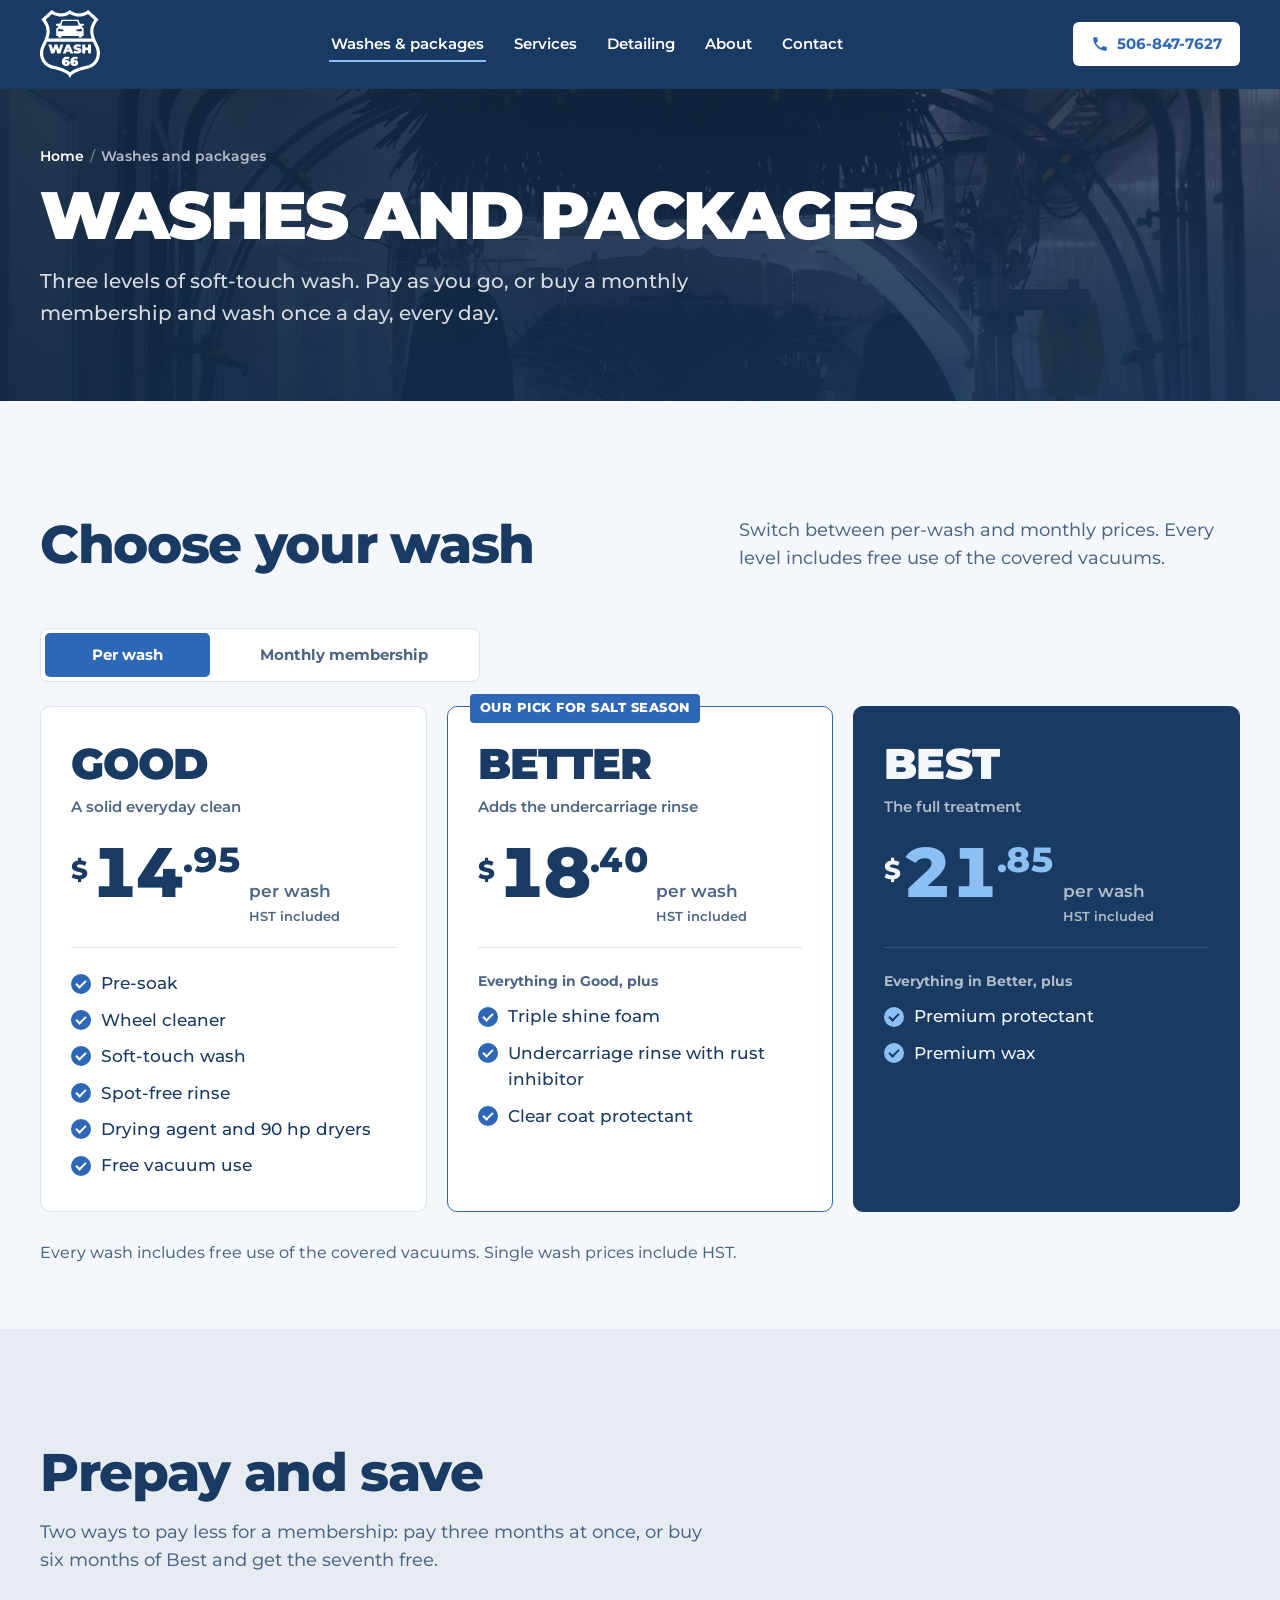
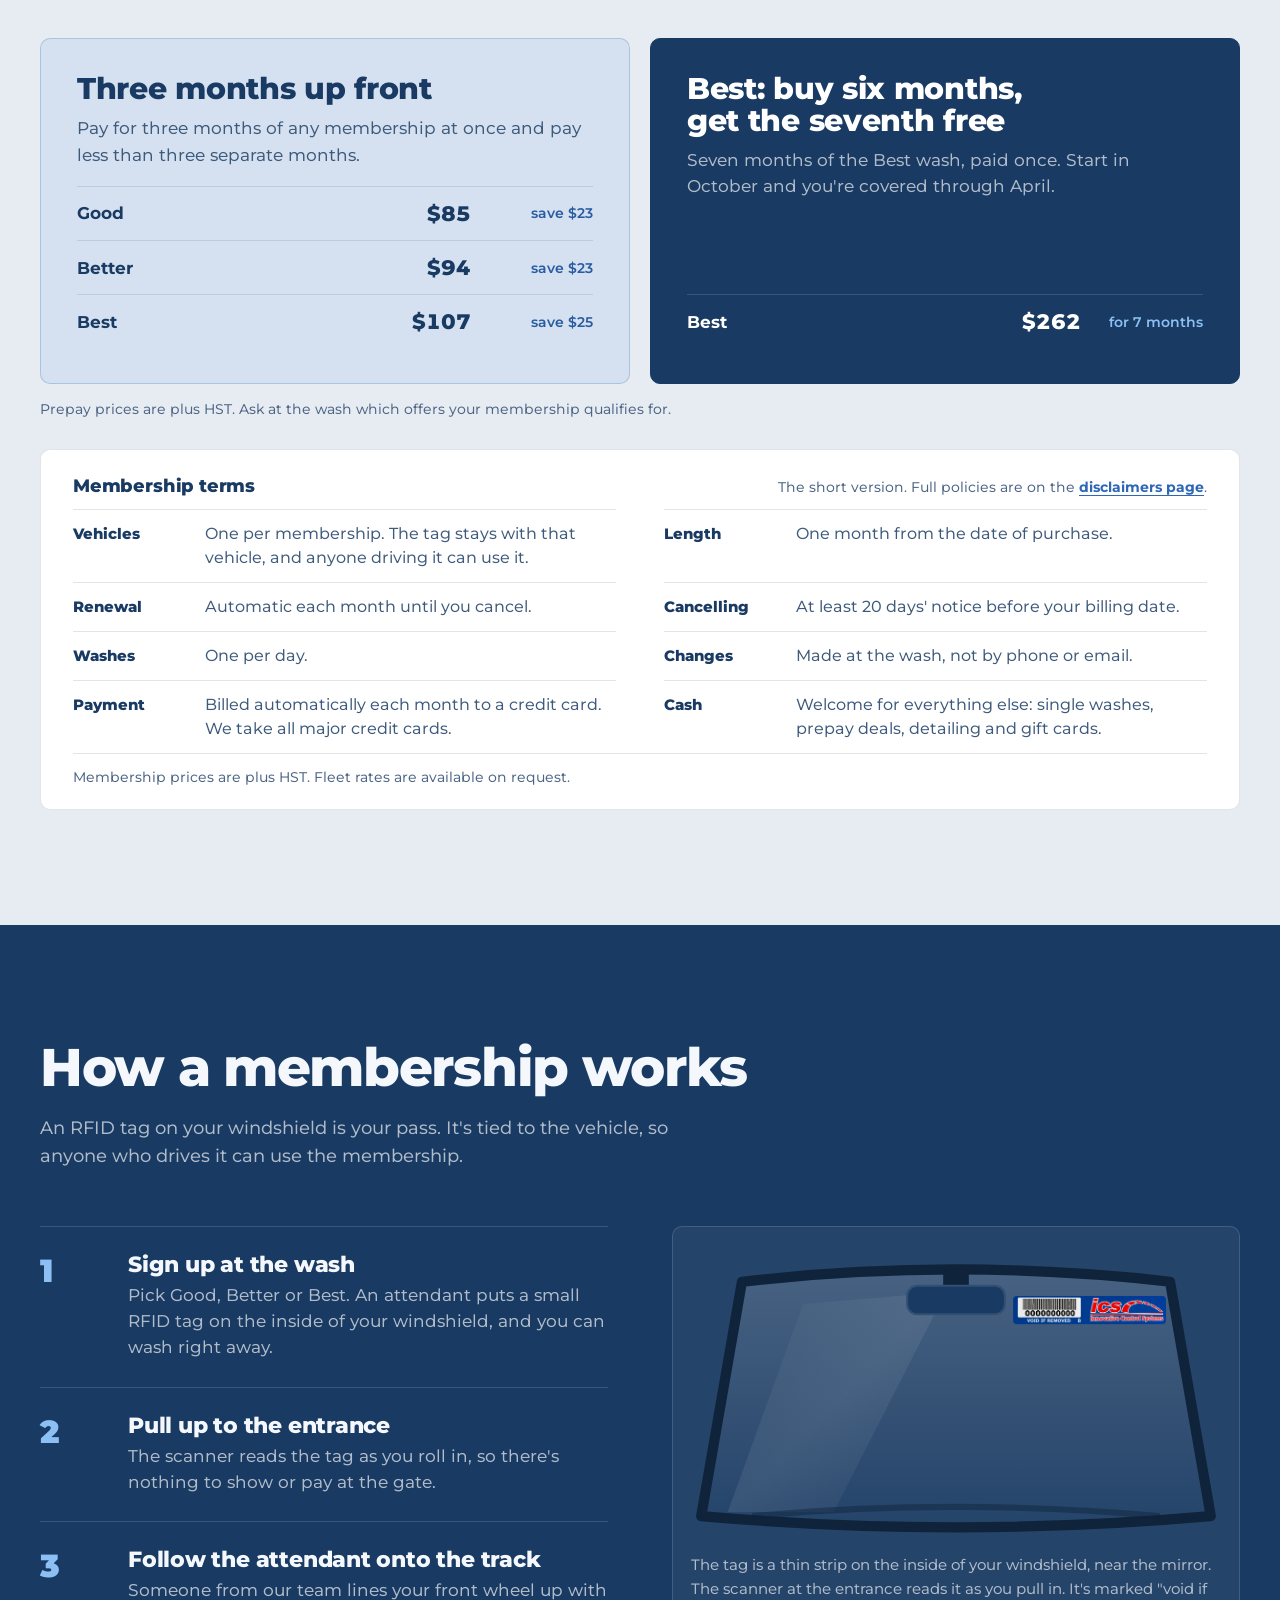
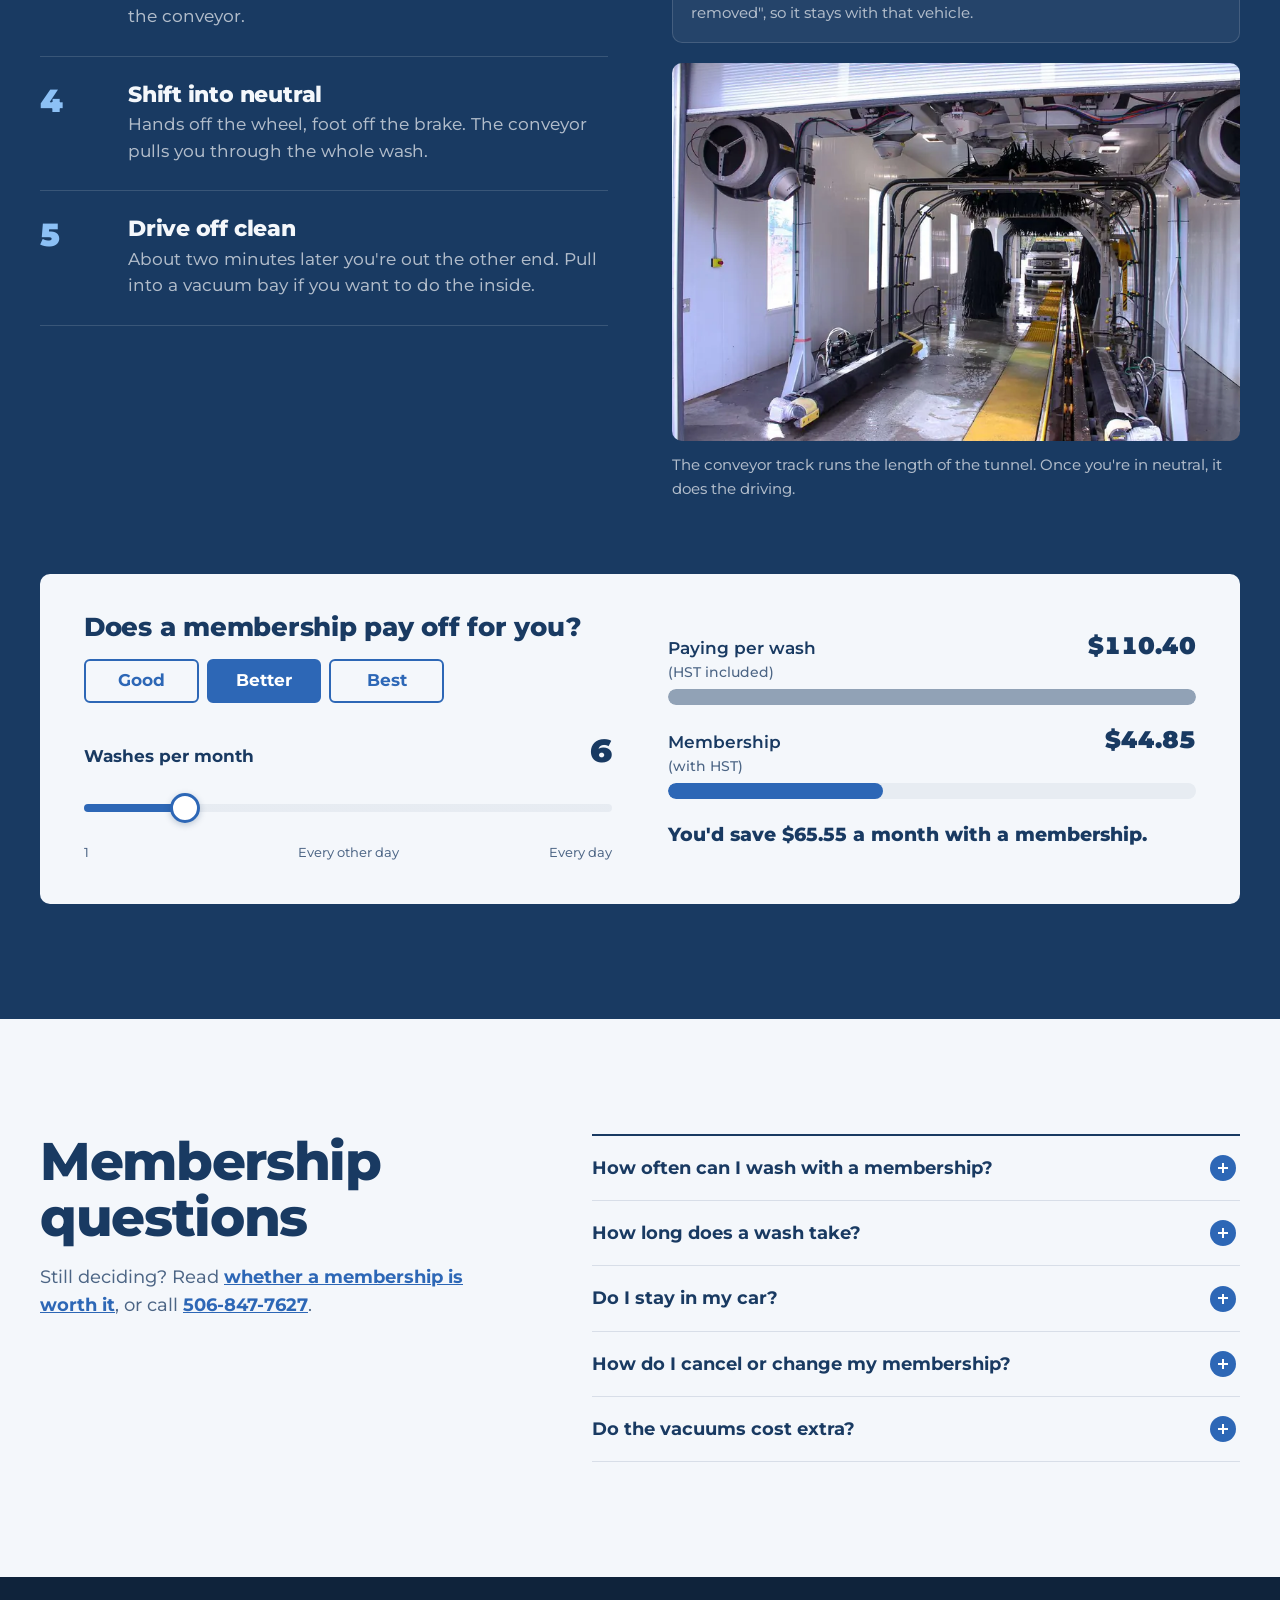
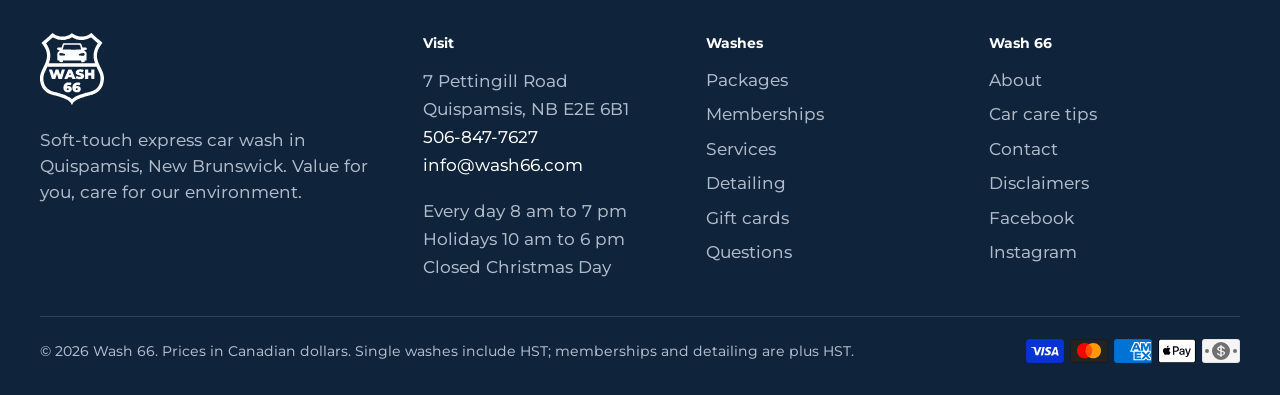
<file: packages/index.html>
<!doctype html>
<!-- Generated by build.py from src/pages/packages.html. Edit that file (and src/data.json), then run: python3 build.py -->
<html lang="en-CA">
<head>
  <meta charset="utf-8">
  <meta name="viewport" content="width=device-width, initial-scale=1, viewport-fit=cover">
  <title>Car Wash Packages &amp; Memberships in Quispamsis | Wash 66</title>
  <meta name="description" content="Good, Better and Best car washes at Wash 66 in Quispamsis. Pay per wash or join a monthly membership with one wash a day, plus 3-month and 6+1 prepay deals.">
  <link rel="canonical" href="https://wash66.com/packages/">
  <meta name="robots" content="index, follow, max-image-preview:large">
  <meta name="theme-color" content="#193A62">
  <meta name="format-detection" content="telephone=no">

  <meta property="og:type" content="website">
  <meta property="og:site_name" content="Wash 66">
  <meta property="og:locale" content="en_CA">
  <meta property="og:title" content="Car Wash Packages &amp; Memberships in Quispamsis | Wash 66">
  <meta property="og:description" content="Good, Better and Best car washes at Wash 66 in Quispamsis. Pay per wash or join a monthly membership with one wash a day, plus 3-month and 6+1 prepay deals.">
  <meta property="og:url" content="https://wash66.cooper-577.workers.dev/packages/">
  <meta property="og:image" content="https://wash66.cooper-577.workers.dev/assets/img/og.jpg?v=172c26ea">
  <meta property="og:image:width" content="1200">
  <meta property="og:image:height" content="630">
  <meta property="og:image:alt" content="Wash 66 car wash, 7 Pettingill Road, Quispamsis, NB. Open every day, 8 am to 7 pm.">
  <meta name="twitter:card" content="summary_large_image">
  <meta name="twitter:title" content="Car Wash Packages &amp; Memberships in Quispamsis | Wash 66">
  <meta name="twitter:description" content="Good, Better and Best car washes at Wash 66 in Quispamsis. Pay per wash or join a monthly membership with one wash a day, plus 3-month and 6+1 prepay deals.">
  <meta name="twitter:image" content="https://wash66.cooper-577.workers.dev/assets/img/og.jpg?v=172c26ea">

  <link rel="icon" href="/favicon.ico" sizes="48x48">
  <link rel="icon" href="/assets/img/icons/icon.svg" type="image/svg+xml">
  <link rel="icon" href="/assets/img/icons/icon-96.png" type="image/png" sizes="96x96">
  <link rel="apple-touch-icon" href="/apple-touch-icon.png">
  <link rel="manifest" href="/site.webmanifest">

  <link rel="preload" href="/assets/fonts/montserrat-latin.woff2" as="font" type="font/woff2" crossorigin>
  <link rel="preload" as="image" href="/assets/img/photos/car-in-soft-touch-brushes-800.webp" media="(max-width: 899px)" fetchpriority="high">
  <link rel="preload" as="image" href="/assets/img/photos/car-in-soft-touch-brushes.webp" media="(min-width: 900px)" fetchpriority="high">
  <script>document.documentElement.className += " js";</script>
  <link rel="stylesheet" href="/assets/css/styles.css?v=8dfdc12d">
  <script src="/assets/js/main.js?v=6fd9780c" defer></script>
  <script src="/assets/js/live.js?v=2cdb5a87" defer></script>
  <script type="application/ld+json">
{
  "@context": "https://schema.org",
  "@graph": [
    {
      "@type": "AutoWash",
      "@id": "https://wash66.com/#business",
      "name": "Wash 66",
      "slogan": "Armour your car",
      "description": "Soft-touch express exterior car wash with monthly memberships, auto detailing and covered vacuum bays in Quispamsis, New Brunswick.",
      "url": "https://wash66.com/",
      "logo": "https://wash66.com/assets/img/icons/icon-512.png",
      "image": [
        "https://wash66.com/assets/img/photos/wash-66-building-quispamsis.webp",
        "https://wash66.com/assets/img/photos/soft-touch-car-wash-tunnel.webp"
      ],
      "telephone": "+15068477627",
      "email": "info@wash66.com",
      "priceRange": "$",
      "currenciesAccepted": "CAD",
      "paymentAccepted": "Cash, Credit Card, Visa, Mastercard, American Express, Apple Pay",
      "address": {
        "@type": "PostalAddress",
        "streetAddress": "7 Pettingill Road",
        "addressLocality": "Quispamsis",
        "addressRegion": "NB",
        "postalCode": "E2E 6B1",
        "addressCountry": "CA"
      },
      "geo": {
        "@type": "GeoCoordinates",
        "latitude": 45.4061317,
        "longitude": -65.9738007
      },
      "hasMap": "https://www.google.com/maps/place/Wash+66/@45.4061317,-65.9738007,17z/data=!4m6!3m5!1s0x4ca7ad0184f988fd:0x5b1b1e35667eea2c!8m2!3d45.4061317!4d-65.9738007!16s%2Fg%2F11j48ryvm3",
      "openingHoursSpecification": [
        {
          "@type": "OpeningHoursSpecification",
          "dayOfWeek": [
            "Monday",
            "Tuesday",
            "Wednesday",
            "Thursday",
            "Friday",
            "Saturday",
            "Sunday"
          ],
          "opens": "08:00",
          "closes": "19:00"
        }
      ],
      "areaServed": [
        {
          "@type": "City",
          "name": "Quispamsis"
        },
        {
          "@type": "City",
          "name": "Rothesay"
        },
        {
          "@type": "City",
          "name": "Hampton"
        },
        {
          "@type": "City",
          "name": "Saint John"
        }
      ],
      "sameAs": [
        "https://www.facebook.com/Wash66Ltd/",
        "https://www.instagram.com/wash66ltd/",
        "https://www.google.com/maps/place/Wash+66/@45.4061317,-65.9738007,17z/data=!4m6!3m5!1s0x4ca7ad0184f988fd:0x5b1b1e35667eea2c!8m2!3d45.4061317!4d-65.9738007!16s%2Fg%2F11j48ryvm3"
      ],
      "foundingDate": "2019",
      "hasOfferCatalog": {
        "@type": "OfferCatalog",
        "name": "Car wash packages and memberships",
        "itemListElement": [
          {
            "@type": "Offer",
            "name": "Good wash",
            "price": 14.95,
            "priceCurrency": "CAD",
            "priceSpecification": {
              "@type": "PriceSpecification",
              "price": 14.95,
              "priceCurrency": "CAD",
              "valueAddedTaxIncluded": true
            },
            "itemOffered": {
              "@type": "Service",
              "name": "Good car wash"
            }
          },
          {
            "@type": "Offer",
            "name": "Good monthly membership",
            "price": 36,
            "priceCurrency": "CAD",
            "priceSpecification": {
              "@type": "UnitPriceSpecification",
              "price": 36,
              "priceCurrency": "CAD",
              "unitCode": "MON",
              "valueAddedTaxIncluded": false
            },
            "itemOffered": {
              "@type": "Service",
              "name": "Good unlimited wash membership"
            }
          },
          {
            "@type": "Offer",
            "name": "Better wash",
            "price": 18.40,
            "priceCurrency": "CAD",
            "priceSpecification": {
              "@type": "PriceSpecification",
              "price": 18.40,
              "priceCurrency": "CAD",
              "valueAddedTaxIncluded": true
            },
            "itemOffered": {
              "@type": "Service",
              "name": "Better car wash"
            }
          },
          {
            "@type": "Offer",
            "name": "Better monthly membership",
            "price": 39,
            "priceCurrency": "CAD",
            "priceSpecification": {
              "@type": "UnitPriceSpecification",
              "price": 39,
              "priceCurrency": "CAD",
              "unitCode": "MON",
              "valueAddedTaxIncluded": false
            },
            "itemOffered": {
              "@type": "Service",
              "name": "Better unlimited wash membership"
            }
          },
          {
            "@type": "Offer",
            "name": "Best wash",
            "price": 21.85,
            "priceCurrency": "CAD",
            "priceSpecification": {
              "@type": "PriceSpecification",
              "price": 21.85,
              "priceCurrency": "CAD",
              "valueAddedTaxIncluded": true
            },
            "itemOffered": {
              "@type": "Service",
              "name": "Best car wash"
            }
          },
          {
            "@type": "Offer",
            "name": "Best monthly membership",
            "price": 44,
            "priceCurrency": "CAD",
            "priceSpecification": {
              "@type": "UnitPriceSpecification",
              "price": 44,
              "priceCurrency": "CAD",
              "unitCode": "MON",
              "valueAddedTaxIncluded": false
            },
            "itemOffered": {
              "@type": "Service",
              "name": "Best unlimited wash membership"
            }
          }
        ]
      }
    },
    {
      "@type": "BreadcrumbList",
      "@id": "https://wash66.com/packages/#breadcrumb",
      "itemListElement": [
        {
          "@type": "ListItem",
          "position": 1,
          "name": "Home",
          "item": "https://wash66.com/"
        },
        {
          "@type": "ListItem",
          "position": 2,
          "name": "Washes and packages",
          "item": "https://wash66.com/packages/"
        }
      ]
    },
    {
      "@type": "WebPage",
      "@id": "https://wash66.com/packages/#webpage",
      "url": "https://wash66.com/packages/",
      "name": "Car Wash Packages & Memberships in Quispamsis | Wash 66",
      "description": "Good, Better and Best car washes at Wash 66 in Quispamsis. Pay per wash or join a monthly membership with one wash a day, plus 3-month and 6+1 prepay deals.",
      "isPartOf": {
        "@id": "https://wash66.com/#website"
      },
      "about": {
        "@id": "https://wash66.com/#business"
      },
      "inLanguage": "en-CA",
      "breadcrumb": {
        "@id": "https://wash66.com/packages/#breadcrumb"
      }
    }
  ]
}
  </script>
</head>
<body class="">
  <a class="skip" href="#main">Skip to content</a>
  <div class="notice-bar" data-notices role="status" aria-label="Notices"></div>

  <header class="site-header" data-header>
    <div class="wrap header-inner">
      <a class="brand" href="/" aria-label="Wash 66 home">
        <img src="/assets/img/logo.svg" alt="Wash 66" width="161" height="181">
      </a>
      <nav class="nav" aria-label="Main">
<a href="/packages/" aria-current="page">Washes &amp; packages</a>
<a href="/services/">Services</a>
<a href="/detailing/">Detailing</a>
<a href="/about/">About</a>
<a href="/contact/">Contact</a>
      </nav>
      <div class="header-actions">
        <a class="btn btn-white btn-sm" href="tel:+15068477627" aria-label="Call Wash 66 at 506-847-7627">
          <svg class="i" viewBox="0 0 24 24" aria-hidden="true"><path d="M6.6 10.8a15.1 15.1 0 0 0 6.6 6.6l2.2-2.2a1 1 0 0 1 1-.25 11.4 11.4 0 0 0 3.6.57 1 1 0 0 1 1 1V20a1 1 0 0 1-1 1A17 17 0 0 1 3 4a1 1 0 0 1 1-1h3.5a1 1 0 0 1 1 1c0 1.25.2 2.45.57 3.57a1 1 0 0 1-.25 1z"/></svg>
          <span>506-847-7627</span>
        </a>
        <button class="menu-btn" type="button" aria-expanded="false" aria-controls="mobile-menu" data-menu-btn>
          <span class="menu-btn-bars" aria-hidden="true"></span>
          <span class="sr-only">Menu</span>
        </button>
      </div>
    </div>
  </header>
  <div class="mobile-menu" id="mobile-menu" hidden data-menu>
    <nav class="wrap" aria-label="Mobile">
<a href="/packages/" aria-current="page">Washes &amp; packages</a>
<a href="/services/">Services</a>
<a href="/detailing/">Detailing</a>
<a href="/about/">About</a>
<a href="/contact/">Contact</a>
<a href="/faq/">Questions</a>
<a href="/car-care/">Car care tips</a>
<a href="/disclaimers/">Disclaimers</a>
    </nav>
  </div>

  <main id="main">
<section class="hero hero--page" style="--hero-sm: url('/assets/img/photos/car-in-soft-touch-brushes-800.webp'); --hero-lg: url('/assets/img/photos/car-in-soft-touch-brushes.webp');">
  <div class="hero-bg" aria-hidden="true"></div>
  <div class="hero-overlay" aria-hidden="true"></div>
  <div class="wrap">
    <nav class="crumbs" aria-label="Breadcrumb"><ol><li><a href="/">Home</a></li><li aria-current="page">Washes and packages</li></ol></nav>
    <h1 class="page-title">Washes and packages</h1>
    <p class="lede">Three levels of soft-touch wash. Pay as you go, or buy a monthly membership and wash once a day, every day.</p>
  </div>
</section>


    <section class="section" id="washes">
      <div class="wrap">
        <div class="section-head section-head--split">
          <h2>Choose your wash</h2>
          <p class="section-lede">Switch between per-wash and monthly prices. Every level includes free use of the covered vacuums.</p>
        </div>
<!-- Wash prices: data-single is the per-wash price with HST included, data-monthly is the membership price before HST. assets/js/main.js reads both. -->
<div class="tiers-head">
  <div class="toggle" role="group" aria-label="Show prices for">
    <button type="button" class="toggle-btn" aria-pressed="true" data-plan="single">Per wash</button>
    <button type="button" class="toggle-btn" aria-pressed="false" data-plan="monthly">Monthly<span class="toggle-long"> membership</span></button>
  </div>
</div>
<div class="tiers" data-tiers>
  <article class="tier">
    <h3 class="tier-name">Good</h3>
    <p class="tier-tag">A solid everyday clean</p>
    <p class="price"><span class="price-cur">$</span><span class="price-amt" data-tier="good" data-single="14.95" data-monthly="36">14<span class="price-cents">.95</span></span><span class="price-per" data-per>per wash<small>HST included</small></span></p>
    <ul class="feat">
      <li>Pre-soak</li>
      <li>Wheel cleaner</li>
      <li>Soft-touch wash</li>
      <li>Spot-free rinse</li>
      <li>Drying agent and 90&nbsp;hp dryers</li>
      <li>Free vacuum use</li>
    </ul>
  </article>
  <article class="tier tier--better">
    <p class="tier-flag">Our pick for salt season</p>
    <h3 class="tier-name">Better</h3>
    <p class="tier-tag">Adds the undercarriage rinse</p>
    <p class="price"><span class="price-cur">$</span><span class="price-amt" data-tier="better" data-single="18.40" data-monthly="39">18<span class="price-cents">.40</span></span><span class="price-per" data-per>per wash<small>HST included</small></span></p>
    <p class="feat-lead">Everything in Good, plus</p>
    <ul class="feat">
      <li>Triple shine foam</li>
      <li>Undercarriage rinse with rust inhibitor</li>
      <li>Clear coat protectant</li>
    </ul>
  </article>
  <article class="tier tier--best">
    <h3 class="tier-name">Best</h3>
    <p class="tier-tag">The full treatment</p>
    <p class="price"><span class="price-cur">$</span><span class="price-amt" data-tier="best" data-single="21.85" data-monthly="44">21<span class="price-cents">.85</span></span><span class="price-per" data-per>per wash<small>HST included</small></span></p>
    <p class="feat-lead">Everything in Better, plus</p>
    <ul class="feat">
      <li>Premium protectant</li>
      <li>Premium wax</li>
    </ul>
  </article>
</div>
<p class="tiers-note" data-plan-note>Every wash includes free use of the covered vacuums. Single wash prices include HST.</p>

      </div>
    </section>

    <section class="section section--paper2" id="deals">
      <div class="wrap">
        <div class="section-head">
          <h2>Prepay and save</h2>
          <p class="section-lede">Two ways to pay less for a membership: pay three months at once, or buy six months of Best and get the seventh free.</p>
        </div>
<!-- PROMOS. Check whether these are for first-time members only, then adjust the small print below. -->
<div class="promos">
  <article class="promo">
    <h3 class="promo-title">Three months up front</h3>
    <p class="promo-copy">Pay for three months of any membership at once and pay less than three separate months.</p>
    <table class="promo-table">
      <tbody>
        <tr><th scope="row">Good</th><td><span data-price="good.prepay3">$85</span></td><td>save <span data-price="good.prepay3Save">$23</span></td></tr>
        <tr><th scope="row">Better</th><td><span data-price="better.prepay3">$94</span></td><td>save <span data-price="better.prepay3Save">$23</span></td></tr>
        <tr><th scope="row">Best</th><td><span data-price="best.prepay3">$107</span></td><td>save <span data-price="best.prepay3Save">$25</span></td></tr>
      </tbody>
    </table>
  </article>
  <article class="promo promo--dark">
    <h3 class="promo-title">Best: buy six months, get the seventh free</h3>
    <p class="promo-copy">Seven months of the Best wash, paid once. Start in October and you're covered through April.</p>
    <table class="promo-table">
      <tbody>
        <tr><th scope="row">Best</th><td><span data-price="best.sixPlusOne">$262</span></td><td>for 7 months</td></tr>
      </tbody>
    </table>
  </article>
</div>
<p class="promo-fine">Prepay prices are plus HST. Ask at the wash which offers your membership qualifies for.</p>

<aside class="terms" aria-labelledby="terms-title">
  <div class="terms-head">
    <h3 class="terms-title" id="terms-title">Membership terms</h3>
    <p class="terms-sub">The short version. Full policies are on the <a href="/disclaimers/#packages">disclaimers page</a>.</p>
  </div>
  <dl class="terms-list">
    <div><dt>Vehicles</dt><dd>One per membership. The tag stays with that vehicle, and anyone driving it can use it.</dd></div>
    <div><dt>Length</dt><dd>One month from the date of purchase.</dd></div>
    <div><dt>Renewal</dt><dd>Automatic each month until you cancel.</dd></div>
    <div><dt>Cancelling</dt><dd>At least 20 days' notice before your billing date.</dd></div>
    <div><dt>Washes</dt><dd>One per day.</dd></div>
    <div><dt>Changes</dt><dd>Made at the wash, not by phone or email.</dd></div>
    <div><dt>Payment</dt><dd>Billed automatically each month to a credit card. We take all major credit cards.</dd></div>
    <div><dt>Cash</dt><dd>Welcome for everything else: single washes, prepay deals, detailing and gift cards.</dd></div>
  </dl>
  <p class="terms-foot">Membership prices are plus HST. Fleet rates are available on request.</p>
</aside>

      </div>
    </section>

    <section class="section section--ink" id="membership">
      <div class="wrap">
        <div class="section-head">
          <h2>How a membership works</h2>
          <p class="section-lede">An RFID tag on your windshield is your pass. It's tied to the vehicle, so anyone who drives it can use the membership.</p>
        </div>
<div class="member-grid">
  <div>
    <ol class="steps">
      <li>
        <h3>Sign up at the wash</h3>
        <p>Pick Good, Better or Best. An attendant puts a small RFID tag on the inside of your windshield, and you can wash right away.</p>
      </li>
      <li>
        <h3>Pull up to the entrance</h3>
        <p>The scanner reads the tag as you roll in, so there's nothing to show or pay at the gate.</p>
      </li>
      <li>
        <h3>Follow the attendant onto the track</h3>
        <p>Someone from our team lines your front wheel up with the conveyor.</p>
      </li>
      <li>
        <h3>Shift into neutral</h3>
        <p>Hands off the wheel, foot off the brake. The conveyor pulls you through the whole wash.</p>
      </li>
      <li>
        <h3>Drive off clean</h3>
        <p>About two minutes later you're out the other end. Pull into a vacuum bay if you want to do the inside.</p>
      </li>
    </ol>
  </div>
  <div class="member-side">
<figure class="windshield">
  <svg viewBox="0 0 520 290" role="img" aria-label="A windshield seen from inside the car, with the thin RFID tag stuck near the rear-view mirror and signal waves going out from it">
    <defs>
      <linearGradient id="ws-glass" x1="0" y1="0" x2="0" y2="1">
        <stop offset="0" class="ws-glass-top"/>
        <stop offset="1" class="ws-glass-bottom"/>
      </linearGradient>
      <linearGradient id="ws-glare" x1="0" y1="0" x2="1" y2="1">
        <stop offset="0" stop-color="#fff" stop-opacity="0"/>
        <stop offset=".5" stop-color="#fff" stop-opacity=".08"/>
        <stop offset="1" stop-color="#fff" stop-opacity="0"/>
      </linearGradient>
    </defs>
    <path class="ws-frame" d="M50 36 Q260 12 470 36 L510 266 Q260 288 10 266 Z" fill="url(#ws-glass)" stroke-width="10" stroke-linejoin="round"/>
    <path d="M110 58 L250 46 L140 262 L36 262 Z" fill="url(#ws-glare)"/>
    <rect class="ws-dark" x="248" y="24" width="24" height="18" rx="3"/>
    <rect class="ws-mirror" x="212" y="40" width="96" height="28" rx="10" stroke-width="2"/>
    <image class="ws-tag" href="/assets/img/ics-rfid-tag.webp" x="316" y="50" width="150" height="27.7" preserveAspectRatio="xMidYMid meet"/>
    <g class="ws-waves" fill="none" stroke-width="3" stroke-linecap="round">
      <path class="w1" d="M472 56 a10 10 0 0 1 0 18"/>
      <path class="w2" d="M480 49 a18 18 0 0 1 0 32"/>
      <path class="w3" d="M488 42 a26 26 0 0 1 0 46"/>
    </g>
    <path class="ws-dark" d="M60 266 Q260 248 460 266" stroke-width="6" fill="none" opacity=".45" style="fill:none"/>
  </svg>
  <figcaption>The tag is a thin strip on the inside of your windshield, near the mirror. The scanner at the entrance reads it as you pull in. It's marked "void if removed", so it stays with that vehicle.</figcaption>
</figure>

<figure class="member-photo">
      <img src="/assets/img/photos/soft-touch-car-wash-tunnel-800.webp" srcset="/assets/img/photos/soft-touch-car-wash-tunnel-800.webp 800w, /assets/img/photos/soft-touch-car-wash-tunnel.webp 1334w" sizes="(min-width: 900px) 45vw, 100vw" width="1334" height="888" loading="lazy" alt="Inside the Wash 66 tunnel: the yellow conveyor track runs between the soft-touch brushes">
      <figcaption>The conveyor track runs the length of the tunnel. Once you're in neutral, it does the driving.</figcaption>
    </figure>
  </div>
</div>

<div class="calc" data-calc>
  <div class="calc-controls">
    <h3 class="calc-title">Does a membership pay off for you?</h3>
    <div class="chips" role="group" aria-label="Wash level">
      <button type="button" class="chip" aria-pressed="false" data-calc-tier="good">Good</button>
      <button type="button" class="chip" aria-pressed="true" data-calc-tier="better">Better</button>
      <button type="button" class="chip" aria-pressed="false" data-calc-tier="best">Best</button>
    </div>
    <label class="calc-label" for="calc-range">Washes per month <output data-calc-count for="calc-range">6</output></label>
    <input id="calc-range" class="calc-range" type="range" min="1" max="30" value="6" data-calc-range>
    <div class="calc-scale" aria-hidden="true"><span>1</span><span>Every other day</span><span>Every day</span></div>
  </div>
  <div class="calc-out" aria-live="polite">
    <div class="bar-row">
      <span class="bar-label">Paying per wash <small>(HST included)</small></span>
      <span class="bar"><span class="bar-fill bar-fill--single" data-bar-single></span></span>
      <span class="bar-val" data-val-single>$110.40</span>
    </div>
    <div class="bar-row">
      <span class="bar-label">Membership <small>(with HST)</small></span>
      <span class="bar"><span class="bar-fill bar-fill--monthly" data-bar-monthly></span></span>
      <span class="bar-val" data-val-monthly>$44.85</span>
    </div>
    <p class="calc-verdict" data-calc-verdict>&nbsp;</p>
  </div>
</div>

      </div>
    </section>

    <section class="section" id="questions">
      <div class="wrap faq-grid">
        <div class="faq-head">
          <h2>Membership questions</h2>
          <p class="section-lede">Still deciding? Read <a href="/car-care/is-a-car-wash-membership-worth-it/">whether a membership is worth it</a>, or call <a href="tel:+15068477627">506-847-7627</a>.</p>
        </div>
        <div class="faq">
<details>
  <summary>How often can I wash with a membership?</summary>
  <p>Once a day, every day, at the level you signed up for. Members can also use the vacuums once a day, even on days they don&#x27;t wash.</p>
</details>
<details>
  <summary>How long does a wash take?</summary>
  <p>Usually about two minutes through the tunnel. Right after a snowstorm there can be a short line, since everyone has the same idea.</p>
</details>
<details>
  <summary>Do I stay in my car?</summary>
  <p>Yes. Once the attendant has you lined up on the track, shift into neutral, take your hands off the wheel and keep your foot off the brake. Braking can knock the conveyor chain off its track, which shuts the wash down for everyone behind you.</p>
</details>
<details>
  <summary>How do I cancel or change my membership?</summary>
  <p>Come see us at the wash. Membership changes are made on site, not by phone or email. Cancelling needs at least 20 days&#x27; notice before your billing date, or you may be charged for one more month.</p>
</details>
<details>
  <summary>Do the vacuums cost extra?</summary>
  <p>No, not with a wash. Vacuums are free with any wash and with every membership. If you only want to vacuum, it&#x27;s <span data-price="vacuum">$5</span>.</p>
</details>
        </div>
      </div>
    </section>

  </main>

  <footer class="site-footer">
    <div class="wrap footer-grid">
      <div class="footer-brand">
        <a class="brand" href="/" aria-label="Wash 66 home"><img src="/assets/img/logo.svg" alt="Wash 66" width="161" height="181" loading="lazy"></a>
        <p>Soft-touch express car wash in Quispamsis, New Brunswick. Value for you, care for our environment.</p>
      </div>
      <div class="footer-col">
        <p class="footer-head">Visit</p>
        <address>
          7 Pettingill Road<br>Quispamsis, NB&nbsp;E2E&nbsp;6B1<br>
          <a href="tel:+15068477627">506-847-7627</a><br>
          <a href="mailto:info@wash66.com">info@wash66.com</a>
        </address>
        <p class="footer-hours" data-hours-footer>Every day 8&nbsp;am to 7&nbsp;pm<br>Holidays 10&nbsp;am to 6&nbsp;pm<br>Closed Christmas Day</p>
      </div>
      <nav class="footer-col" aria-label="Footer">
        <p class="footer-head">Washes</p>
        <a href="/packages/">Packages</a>
        <a href="/packages/#membership">Memberships</a>
        <a href="/services/">Services</a>
        <a href="/detailing/">Detailing</a>
        <a href="/#gift-cards">Gift cards</a>
        <a href="/faq/">Questions</a>
      </nav>
      <nav class="footer-col" aria-label="Company">
        <p class="footer-head">Wash 66</p>
        <a href="/about/">About</a>
        <a href="/car-care/">Car care tips</a>
        <a href="/contact/">Contact</a>
        <a href="/disclaimers/">Disclaimers</a>
        <a href="https://www.facebook.com/Wash66Ltd/" rel="noopener" target="_blank">Facebook</a>
        <a href="https://www.instagram.com/wash66ltd/" rel="noopener" target="_blank">Instagram</a>
      </nav>
    </div>
    <div class="wrap footer-bottom">
      <p>&copy; 2026 Wash 66. Prices in Canadian dollars. Single washes include HST; memberships and detailing are plus HST.</p>
      <ul class="pay-icons" aria-label="Payment methods we accept">
        <li><img src="/assets/img/payments/visa.svg" alt="Visa" width="38" height="24" loading="lazy"></li>
        <li><img src="/assets/img/payments/mastercard.svg" alt="Mastercard" width="38" height="24" loading="lazy"></li>
        <li><img src="/assets/img/payments/american-express.svg" alt="American Express" width="38" height="24" loading="lazy"></li>
        <li><img src="/assets/img/payments/apple-pay.svg" alt="Apple Pay" width="38" height="24" loading="lazy"></li>
        <li><img src="/assets/img/payments/cash.svg" alt="Cash" width="38" height="24" loading="lazy"></li>
      </ul>
    </div>
  </footer>

  <nav class="action-bar" aria-label="Quick actions" data-action-bar>
    <a href="tel:+15068477627">
      <svg viewBox="0 0 24 24" aria-hidden="true"><path d="M6.6 10.8a15.1 15.1 0 0 0 6.6 6.6l2.2-2.2a1 1 0 0 1 1-.25 11.4 11.4 0 0 0 3.6.57 1 1 0 0 1 1 1V20a1 1 0 0 1-1 1A17 17 0 0 1 3 4a1 1 0 0 1 1-1h3.5a1 1 0 0 1 1 1c0 1.25.2 2.45.57 3.57a1 1 0 0 1-.25 1z"/></svg>
      Call
    </a>
    <a href="https://www.google.com/maps/dir/?api=1&amp;destination=Wash+66,+7+Pettingill+Road,+Quispamsis,+NB+E2E+6B1" target="_blank" rel="noopener">
      <svg viewBox="0 0 24 24" aria-hidden="true"><path d="M12 2a7 7 0 0 0-7 7c0 5.25 7 13 7 13s7-7.75 7-13a7 7 0 0 0-7-7zm0 9.5A2.5 2.5 0 1 1 12 6.5a2.5 2.5 0 0 1 0 5z"/></svg>
      Directions
    </a>
    <a class="action-primary" href="#washes">Prices</a>
  </nav>
</body>
</html>
</file>
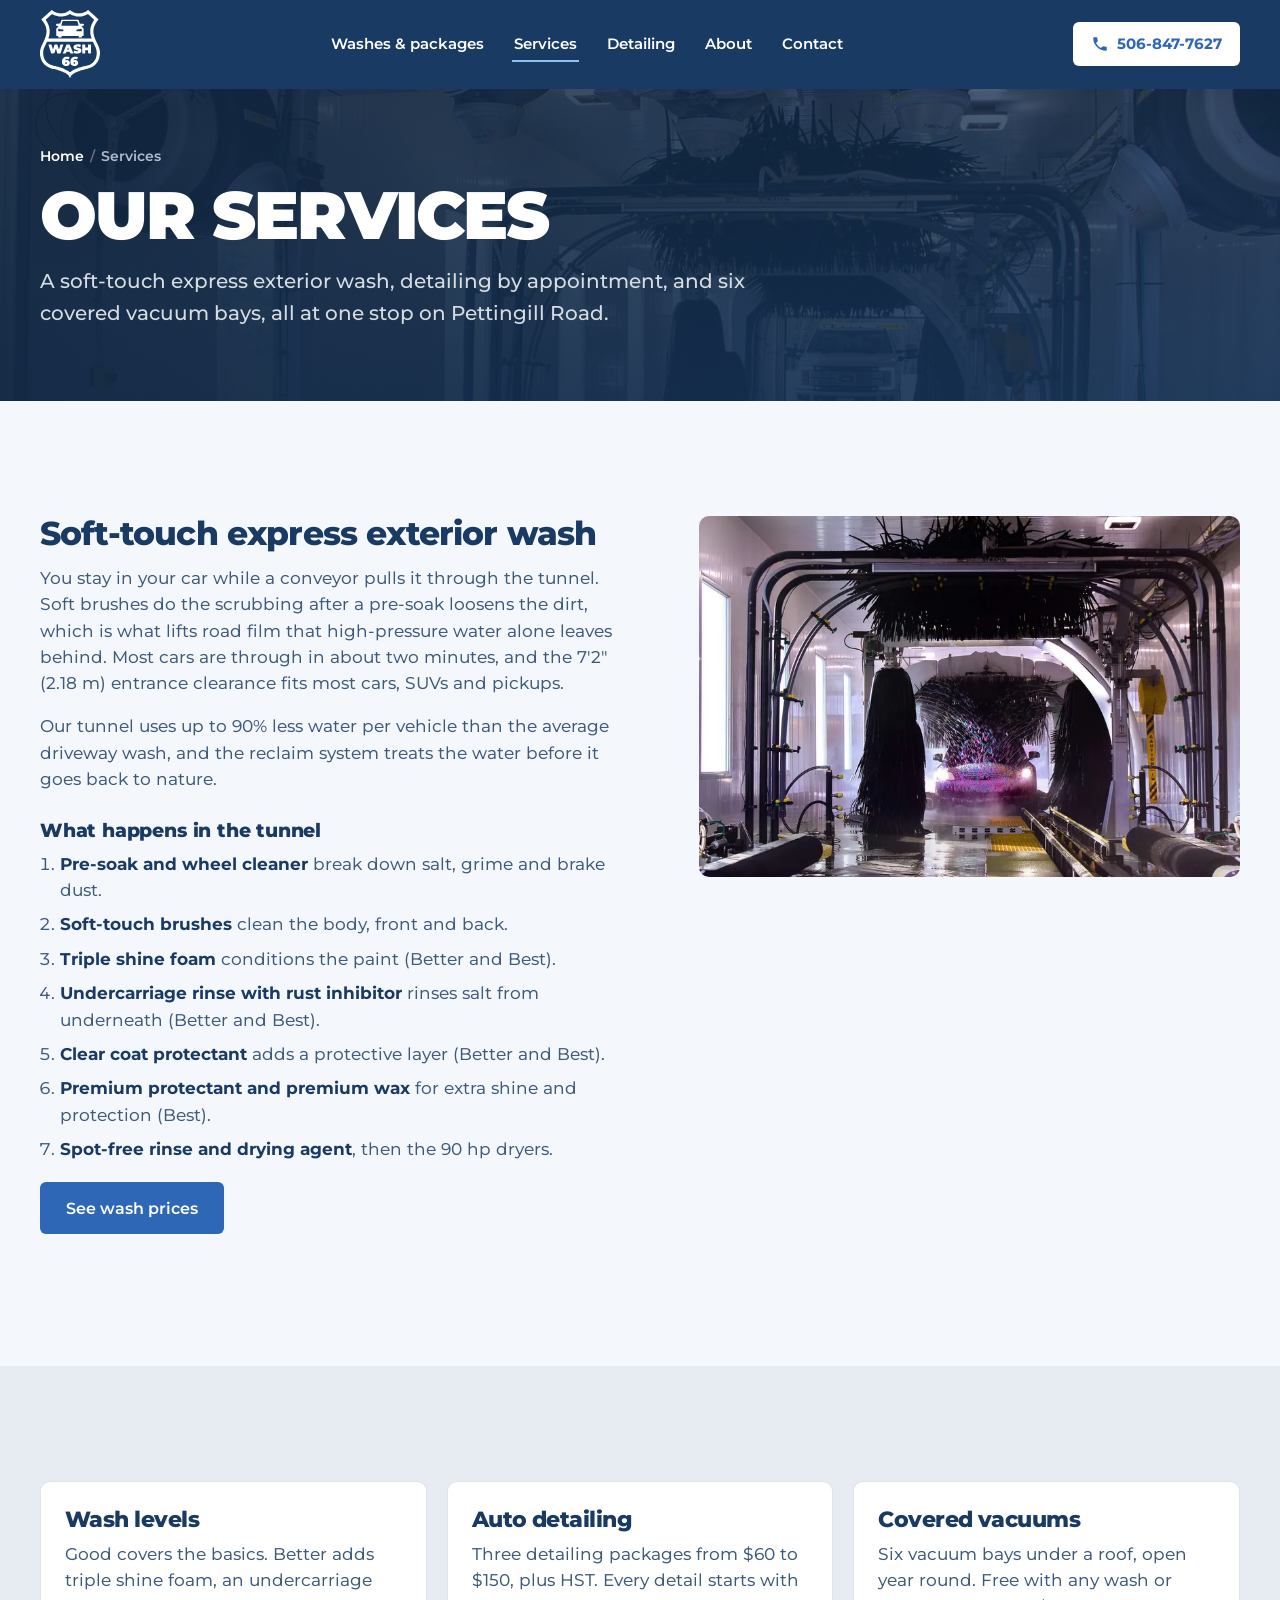
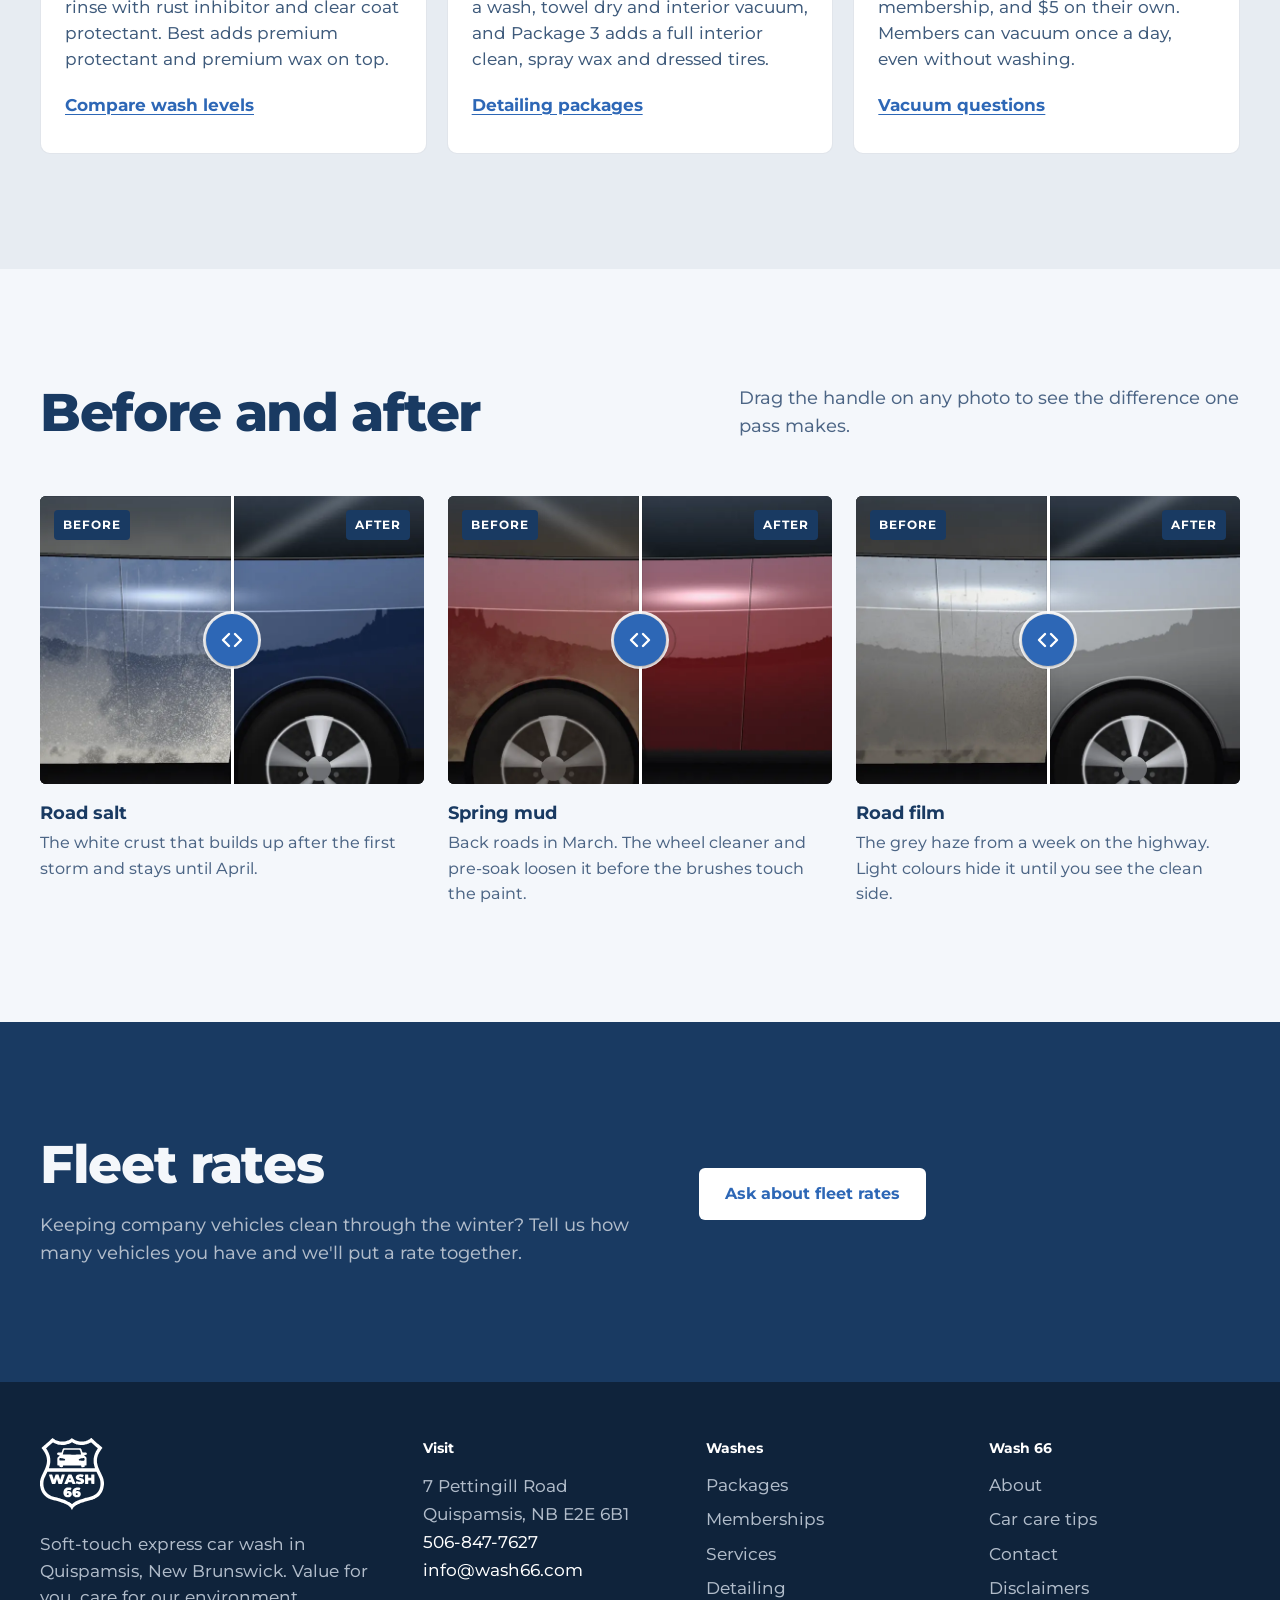
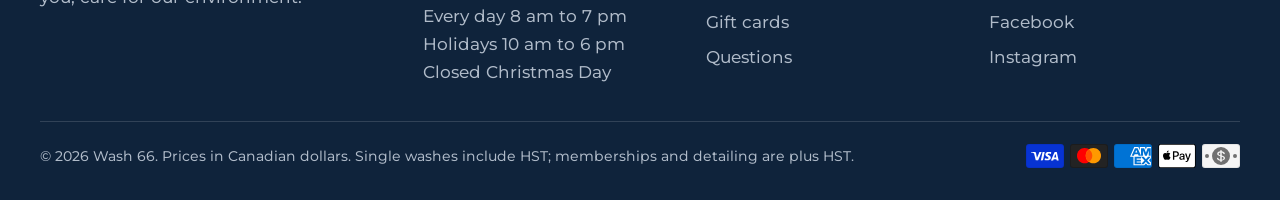
<file: services/index.html>
<!doctype html>
<!-- Generated by build.py from src/pages/services.html. Edit that file (and src/data.json), then run: python3 build.py -->
<html lang="en-CA">
<head>
  <meta charset="utf-8">
  <meta name="viewport" content="width=device-width, initial-scale=1, viewport-fit=cover">
  <title>Car Wash Services in Quispamsis, NB | Wash 66</title>
  <meta name="description" content="What happens inside the Wash 66 soft-touch tunnel, what each wash level includes, auto detailing, covered vacuums and fleet rates in Quispamsis, NB.">
  <link rel="canonical" href="https://wash66.com/services/">
  <meta name="robots" content="index, follow, max-image-preview:large">
  <meta name="theme-color" content="#193A62">
  <meta name="format-detection" content="telephone=no">

  <meta property="og:type" content="website">
  <meta property="og:site_name" content="Wash 66">
  <meta property="og:locale" content="en_CA">
  <meta property="og:title" content="Car Wash Services in Quispamsis, NB | Wash 66">
  <meta property="og:description" content="What happens inside the Wash 66 soft-touch tunnel, what each wash level includes, auto detailing, covered vacuums and fleet rates in Quispamsis, NB.">
  <meta property="og:url" content="https://wash66.cooper-577.workers.dev/services/">
  <meta property="og:image" content="https://wash66.cooper-577.workers.dev/assets/img/og.jpg?v=172c26ea">
  <meta property="og:image:width" content="1200">
  <meta property="og:image:height" content="630">
  <meta property="og:image:alt" content="Wash 66 car wash, 7 Pettingill Road, Quispamsis, NB. Open every day, 8 am to 7 pm.">
  <meta name="twitter:card" content="summary_large_image">
  <meta name="twitter:title" content="Car Wash Services in Quispamsis, NB | Wash 66">
  <meta name="twitter:description" content="What happens inside the Wash 66 soft-touch tunnel, what each wash level includes, auto detailing, covered vacuums and fleet rates in Quispamsis, NB.">
  <meta name="twitter:image" content="https://wash66.cooper-577.workers.dev/assets/img/og.jpg?v=172c26ea">

  <link rel="icon" href="/favicon.ico" sizes="48x48">
  <link rel="icon" href="/assets/img/icons/icon.svg" type="image/svg+xml">
  <link rel="icon" href="/assets/img/icons/icon-96.png" type="image/png" sizes="96x96">
  <link rel="apple-touch-icon" href="/apple-touch-icon.png">
  <link rel="manifest" href="/site.webmanifest">

  <link rel="preload" href="/assets/fonts/montserrat-latin.woff2" as="font" type="font/woff2" crossorigin>
  <link rel="preload" as="image" href="/assets/img/photos/soft-touch-car-wash-tunnel-800.webp" media="(max-width: 899px)" fetchpriority="high">
  <link rel="preload" as="image" href="/assets/img/photos/soft-touch-car-wash-tunnel.webp" media="(min-width: 900px)" fetchpriority="high">
  <script>document.documentElement.className += " js";</script>
  <link rel="stylesheet" href="/assets/css/styles.css?v=8dfdc12d">
  <script src="/assets/js/main.js?v=6fd9780c" defer></script>
  <script src="/assets/js/live.js?v=2cdb5a87" defer></script>
  <script type="application/ld+json">
{
  "@context": "https://schema.org",
  "@graph": [
    {
      "@type": "AutoWash",
      "@id": "https://wash66.com/#business",
      "name": "Wash 66",
      "slogan": "Armour your car",
      "description": "Soft-touch express exterior car wash with monthly memberships, auto detailing and covered vacuum bays in Quispamsis, New Brunswick.",
      "url": "https://wash66.com/",
      "logo": "https://wash66.com/assets/img/icons/icon-512.png",
      "image": [
        "https://wash66.com/assets/img/photos/wash-66-building-quispamsis.webp",
        "https://wash66.com/assets/img/photos/soft-touch-car-wash-tunnel.webp"
      ],
      "telephone": "+15068477627",
      "email": "info@wash66.com",
      "priceRange": "$",
      "currenciesAccepted": "CAD",
      "paymentAccepted": "Cash, Credit Card, Visa, Mastercard, American Express, Apple Pay",
      "address": {
        "@type": "PostalAddress",
        "streetAddress": "7 Pettingill Road",
        "addressLocality": "Quispamsis",
        "addressRegion": "NB",
        "postalCode": "E2E 6B1",
        "addressCountry": "CA"
      },
      "geo": {
        "@type": "GeoCoordinates",
        "latitude": 45.4061317,
        "longitude": -65.9738007
      },
      "hasMap": "https://www.google.com/maps/place/Wash+66/@45.4061317,-65.9738007,17z/data=!4m6!3m5!1s0x4ca7ad0184f988fd:0x5b1b1e35667eea2c!8m2!3d45.4061317!4d-65.9738007!16s%2Fg%2F11j48ryvm3",
      "openingHoursSpecification": [
        {
          "@type": "OpeningHoursSpecification",
          "dayOfWeek": [
            "Monday",
            "Tuesday",
            "Wednesday",
            "Thursday",
            "Friday",
            "Saturday",
            "Sunday"
          ],
          "opens": "08:00",
          "closes": "19:00"
        }
      ],
      "areaServed": [
        {
          "@type": "City",
          "name": "Quispamsis"
        },
        {
          "@type": "City",
          "name": "Rothesay"
        },
        {
          "@type": "City",
          "name": "Hampton"
        },
        {
          "@type": "City",
          "name": "Saint John"
        }
      ],
      "sameAs": [
        "https://www.facebook.com/Wash66Ltd/",
        "https://www.instagram.com/wash66ltd/",
        "https://www.google.com/maps/place/Wash+66/@45.4061317,-65.9738007,17z/data=!4m6!3m5!1s0x4ca7ad0184f988fd:0x5b1b1e35667eea2c!8m2!3d45.4061317!4d-65.9738007!16s%2Fg%2F11j48ryvm3"
      ],
      "foundingDate": "2019"
    },
    {
      "@type": "BreadcrumbList",
      "@id": "https://wash66.com/services/#breadcrumb",
      "itemListElement": [
        {
          "@type": "ListItem",
          "position": 1,
          "name": "Home",
          "item": "https://wash66.com/"
        },
        {
          "@type": "ListItem",
          "position": 2,
          "name": "Services",
          "item": "https://wash66.com/services/"
        }
      ]
    },
    {
      "@type": "WebPage",
      "@id": "https://wash66.com/services/#webpage",
      "url": "https://wash66.com/services/",
      "name": "Car Wash Services in Quispamsis, NB | Wash 66",
      "description": "What happens inside the Wash 66 soft-touch tunnel, what each wash level includes, auto detailing, covered vacuums and fleet rates in Quispamsis, NB.",
      "isPartOf": {
        "@id": "https://wash66.com/#website"
      },
      "about": {
        "@id": "https://wash66.com/#business"
      },
      "inLanguage": "en-CA",
      "breadcrumb": {
        "@id": "https://wash66.com/services/#breadcrumb"
      }
    }
  ]
}
  </script>
</head>
<body class="">
  <a class="skip" href="#main">Skip to content</a>
  <div class="notice-bar" data-notices role="status" aria-label="Notices"></div>

  <header class="site-header" data-header>
    <div class="wrap header-inner">
      <a class="brand" href="/" aria-label="Wash 66 home">
        <img src="/assets/img/logo.svg" alt="Wash 66" width="161" height="181">
      </a>
      <nav class="nav" aria-label="Main">
<a href="/packages/">Washes &amp; packages</a>
<a href="/services/" aria-current="page">Services</a>
<a href="/detailing/">Detailing</a>
<a href="/about/">About</a>
<a href="/contact/">Contact</a>
      </nav>
      <div class="header-actions">
        <a class="btn btn-white btn-sm" href="tel:+15068477627" aria-label="Call Wash 66 at 506-847-7627">
          <svg class="i" viewBox="0 0 24 24" aria-hidden="true"><path d="M6.6 10.8a15.1 15.1 0 0 0 6.6 6.6l2.2-2.2a1 1 0 0 1 1-.25 11.4 11.4 0 0 0 3.6.57 1 1 0 0 1 1 1V20a1 1 0 0 1-1 1A17 17 0 0 1 3 4a1 1 0 0 1 1-1h3.5a1 1 0 0 1 1 1c0 1.25.2 2.45.57 3.57a1 1 0 0 1-.25 1z"/></svg>
          <span>506-847-7627</span>
        </a>
        <button class="menu-btn" type="button" aria-expanded="false" aria-controls="mobile-menu" data-menu-btn>
          <span class="menu-btn-bars" aria-hidden="true"></span>
          <span class="sr-only">Menu</span>
        </button>
      </div>
    </div>
  </header>
  <div class="mobile-menu" id="mobile-menu" hidden data-menu>
    <nav class="wrap" aria-label="Mobile">
<a href="/packages/">Washes &amp; packages</a>
<a href="/services/" aria-current="page">Services</a>
<a href="/detailing/">Detailing</a>
<a href="/about/">About</a>
<a href="/contact/">Contact</a>
<a href="/faq/">Questions</a>
<a href="/car-care/">Car care tips</a>
<a href="/disclaimers/">Disclaimers</a>
    </nav>
  </div>

  <main id="main">
<section class="hero hero--page" style="--hero-sm: url('/assets/img/photos/soft-touch-car-wash-tunnel-800.webp'); --hero-lg: url('/assets/img/photos/soft-touch-car-wash-tunnel.webp');">
  <div class="hero-bg" aria-hidden="true"></div>
  <div class="hero-overlay" aria-hidden="true"></div>
  <div class="wrap">
    <nav class="crumbs" aria-label="Breadcrumb"><ol><li><a href="/">Home</a></li><li aria-current="page">Services</li></ol></nav>
    <h1 class="page-title">Our services</h1>
    <p class="lede">A soft-touch express exterior wash, detailing by appointment, and six covered vacuum bays, all at one stop on Pettingill Road.</p>
  </div>
</section>


    <section class="section">
      <div class="wrap split">
        <div class="prose">
          <h2>Soft-touch express exterior wash</h2>
          <p>You stay in your car while a conveyor pulls it through the tunnel. Soft brushes do the scrubbing after a pre-soak loosens the dirt, which is what lifts road film that high-pressure water alone leaves behind. Most cars are through in about two minutes, and the 7&#x27;2&quot; (2.18 m) entrance clearance fits most cars, SUVs and pickups.</p>
          <p>Our tunnel uses up to 90% less water per vehicle than the average driveway wash, and the reclaim system treats the water before it goes back to nature.</p>
          <h3>What happens in the tunnel</h3>
          <ol class="tunnel-steps">
            <li><strong>Pre-soak and wheel cleaner</strong> break down salt, grime and brake dust.</li>
            <li><strong>Soft-touch brushes</strong> clean the body, front and back.</li>
            <li><strong>Triple shine foam</strong> conditions the paint (Better and Best).</li>
            <li><strong>Undercarriage rinse with rust inhibitor</strong> rinses salt from underneath (Better and Best).</li>
            <li><strong>Clear coat protectant</strong> adds a protective layer (Better and Best).</li>
            <li><strong>Premium protectant and premium wax</strong> for extra shine and protection (Best).</li>
            <li><strong>Spot-free rinse and drying agent</strong>, then the 90&nbsp;hp dryers.</li>
          </ol>
          <p><a class="btn btn-primary" href="/packages/">See wash prices</a></p>
        </div>
        <figure class="split-photo">
          <img src="/assets/img/photos/car-in-soft-touch-brushes-800.webp" srcset="/assets/img/photos/car-in-soft-touch-brushes-800.webp 800w, /assets/img/photos/car-in-soft-touch-brushes.webp 1334w" sizes="(min-width: 900px) 45vw, 100vw" width="1334" height="888" loading="lazy" alt="A car moving through the soft-touch brushes in the Wash 66 tunnel">
        </figure>
      </div>
    </section>

    <section class="section section--paper2">
      <div class="wrap">
        <div class="cards-3">
          <article class="card">
            <h2 class="card-title">Wash levels</h2>
            <p>Good covers the basics. Better adds triple shine foam, an undercarriage rinse with rust inhibitor and clear coat protectant. Best adds premium protectant and premium wax on top.</p>
            <a href="/packages/">Compare wash levels</a>
          </article>
          <article class="card">
            <h2 class="card-title">Auto detailing</h2>
            <p>Three detailing packages from <span data-price-min="detail.p1,detail.p2,detail.p3">$60</span> to <span data-price-max="detail.p1,detail.p2,detail.p3">$150</span>, plus HST. Every detail starts with a wash, towel dry and interior vacuum, and Package 3 adds a full interior clean, spray wax and dressed tires.</p>
            <a href="/detailing/">Detailing packages</a>
          </article>
          <article class="card">
            <h2 class="card-title">Covered vacuums</h2>
            <p>Six vacuum bays under a roof, open year round. Free with any wash or membership, and <span data-price="vacuum">$5</span> on their own. Members can vacuum once a day, even without washing.</p>
            <a href="/faq/">Vacuum questions</a>
          </article>
        </div>
      </div>
    </section>

    <section class="section" id="results">
      <div class="wrap">
        <div class="section-head section-head--split">
          <h2>Before and after</h2>
          <p class="section-lede">Drag the handle on any photo to see the difference one pass makes.</p>
        </div>
<!-- Illustrative before/after images. Replace with real before/after photos from the tunnel (see README). -->
<div class="gallery">
  <figure class="gallery-item">
    <div class="ba" data-ba style="--pos: 50%">
      <img class="ba-after" src="/assets/img/before-after/salt-after-800.webp" srcset="/assets/img/before-after/salt-after-800.webp 800w, /assets/img/before-after/salt-after.webp 1600w" sizes="(min-width: 900px) 32vw, 100vw" width="1600" height="1200" loading="lazy" alt="Blue car rear quarter panel after a wash">
      <img class="ba-before" src="/assets/img/before-after/salt-before-800.webp" srcset="/assets/img/before-after/salt-before-800.webp 800w, /assets/img/before-after/salt-before.webp 1600w" sizes="(min-width: 900px) 32vw, 100vw" width="1600" height="1200" loading="lazy" alt="Blue car rear quarter panel covered in road salt">
      <span class="ba-tag ba-tag--before" aria-hidden="true">Before</span>
      <span class="ba-tag ba-tag--after" aria-hidden="true">After</span>
      <span class="ba-handle" aria-hidden="true"><span class="ba-knob"><svg viewBox="0 0 24 24"><path d="M9 6l-6 6 6 6M15 6l6 6-6 6"/></svg></span></span>
      <input class="ba-range" type="range" min="0" max="100" value="50" aria-label="Before and after comparison, road salt">
    </div>
    <figcaption><strong>Road salt</strong> The white crust that builds up after the first storm and stays until April.</figcaption>
  </figure>
  <figure class="gallery-item">
    <div class="ba" data-ba style="--pos: 50%">
      <img class="ba-after" src="/assets/img/before-after/mud-after-800.webp" srcset="/assets/img/before-after/mud-after-800.webp 800w, /assets/img/before-after/mud-after.webp 1600w" sizes="(min-width: 900px) 32vw, 100vw" width="1600" height="1200" loading="lazy" alt="Red car side panel after a wash">
      <img class="ba-before" src="/assets/img/before-after/mud-before-800.webp" srcset="/assets/img/before-after/mud-before-800.webp 800w, /assets/img/before-after/mud-before.webp 1600w" sizes="(min-width: 900px) 32vw, 100vw" width="1600" height="1200" loading="lazy" alt="Red car side panel splashed with mud">
      <span class="ba-tag ba-tag--before" aria-hidden="true">Before</span>
      <span class="ba-tag ba-tag--after" aria-hidden="true">After</span>
      <span class="ba-handle" aria-hidden="true"><span class="ba-knob"><svg viewBox="0 0 24 24"><path d="M9 6l-6 6 6 6M15 6l6 6-6 6"/></svg></span></span>
      <input class="ba-range" type="range" min="0" max="100" value="50" aria-label="Before and after comparison, spring mud">
    </div>
    <figcaption><strong>Spring mud</strong> Back roads in March. The wheel cleaner and pre-soak loosen it before the brushes touch the paint.</figcaption>
  </figure>
  <figure class="gallery-item">
    <div class="ba" data-ba style="--pos: 50%">
      <img class="ba-after" src="/assets/img/before-after/film-after-800.webp" srcset="/assets/img/before-after/film-after-800.webp 800w, /assets/img/before-after/film-after.webp 1600w" sizes="(min-width: 900px) 32vw, 100vw" width="1600" height="1200" loading="lazy" alt="Silver car door after a wash">
      <img class="ba-before" src="/assets/img/before-after/film-before-800.webp" srcset="/assets/img/before-after/film-before-800.webp 800w, /assets/img/before-after/film-before.webp 1600w" sizes="(min-width: 900px) 32vw, 100vw" width="1600" height="1200" loading="lazy" alt="Silver car door dulled by grey road film and drip marks">
      <span class="ba-tag ba-tag--before" aria-hidden="true">Before</span>
      <span class="ba-tag ba-tag--after" aria-hidden="true">After</span>
      <span class="ba-handle" aria-hidden="true"><span class="ba-knob"><svg viewBox="0 0 24 24"><path d="M9 6l-6 6 6 6M15 6l6 6-6 6"/></svg></span></span>
      <input class="ba-range" type="range" min="0" max="100" value="50" aria-label="Before and after comparison, road film">
    </div>
    <figcaption><strong>Road film</strong> The grey haze from a week on the highway. Light colours hide it until you see the clean side.</figcaption>
  </figure>
</div>

      </div>
    </section>

    <section class="section section--ink">
      <div class="wrap split split--center">
        <div>
          <h2>Fleet rates</h2>
          <p class="section-lede">Keeping company vehicles clean through the winter? Tell us how many vehicles you have and we'll put a rate together.</p>
        </div>
        <p><a class="btn btn-primary" href="/contact/">Ask about fleet rates</a></p>
      </div>
    </section>

  </main>

  <footer class="site-footer">
    <div class="wrap footer-grid">
      <div class="footer-brand">
        <a class="brand" href="/" aria-label="Wash 66 home"><img src="/assets/img/logo.svg" alt="Wash 66" width="161" height="181" loading="lazy"></a>
        <p>Soft-touch express car wash in Quispamsis, New Brunswick. Value for you, care for our environment.</p>
      </div>
      <div class="footer-col">
        <p class="footer-head">Visit</p>
        <address>
          7 Pettingill Road<br>Quispamsis, NB&nbsp;E2E&nbsp;6B1<br>
          <a href="tel:+15068477627">506-847-7627</a><br>
          <a href="mailto:info@wash66.com">info@wash66.com</a>
        </address>
        <p class="footer-hours" data-hours-footer>Every day 8&nbsp;am to 7&nbsp;pm<br>Holidays 10&nbsp;am to 6&nbsp;pm<br>Closed Christmas Day</p>
      </div>
      <nav class="footer-col" aria-label="Footer">
        <p class="footer-head">Washes</p>
        <a href="/packages/">Packages</a>
        <a href="/packages/#membership">Memberships</a>
        <a href="/services/">Services</a>
        <a href="/detailing/">Detailing</a>
        <a href="/#gift-cards">Gift cards</a>
        <a href="/faq/">Questions</a>
      </nav>
      <nav class="footer-col" aria-label="Company">
        <p class="footer-head">Wash 66</p>
        <a href="/about/">About</a>
        <a href="/car-care/">Car care tips</a>
        <a href="/contact/">Contact</a>
        <a href="/disclaimers/">Disclaimers</a>
        <a href="https://www.facebook.com/Wash66Ltd/" rel="noopener" target="_blank">Facebook</a>
        <a href="https://www.instagram.com/wash66ltd/" rel="noopener" target="_blank">Instagram</a>
      </nav>
    </div>
    <div class="wrap footer-bottom">
      <p>&copy; 2026 Wash 66. Prices in Canadian dollars. Single washes include HST; memberships and detailing are plus HST.</p>
      <ul class="pay-icons" aria-label="Payment methods we accept">
        <li><img src="/assets/img/payments/visa.svg" alt="Visa" width="38" height="24" loading="lazy"></li>
        <li><img src="/assets/img/payments/mastercard.svg" alt="Mastercard" width="38" height="24" loading="lazy"></li>
        <li><img src="/assets/img/payments/american-express.svg" alt="American Express" width="38" height="24" loading="lazy"></li>
        <li><img src="/assets/img/payments/apple-pay.svg" alt="Apple Pay" width="38" height="24" loading="lazy"></li>
        <li><img src="/assets/img/payments/cash.svg" alt="Cash" width="38" height="24" loading="lazy"></li>
      </ul>
    </div>
  </footer>

  <nav class="action-bar" aria-label="Quick actions" data-action-bar>
    <a href="tel:+15068477627">
      <svg viewBox="0 0 24 24" aria-hidden="true"><path d="M6.6 10.8a15.1 15.1 0 0 0 6.6 6.6l2.2-2.2a1 1 0 0 1 1-.25 11.4 11.4 0 0 0 3.6.57 1 1 0 0 1 1 1V20a1 1 0 0 1-1 1A17 17 0 0 1 3 4a1 1 0 0 1 1-1h3.5a1 1 0 0 1 1 1c0 1.25.2 2.45.57 3.57a1 1 0 0 1-.25 1z"/></svg>
      Call
    </a>
    <a href="https://www.google.com/maps/dir/?api=1&amp;destination=Wash+66,+7+Pettingill+Road,+Quispamsis,+NB+E2E+6B1" target="_blank" rel="noopener">
      <svg viewBox="0 0 24 24" aria-hidden="true"><path d="M12 2a7 7 0 0 0-7 7c0 5.25 7 13 7 13s7-7.75 7-13a7 7 0 0 0-7-7zm0 9.5A2.5 2.5 0 1 1 12 6.5a2.5 2.5 0 0 1 0 5z"/></svg>
      Directions
    </a>
    <a class="action-primary" href="/packages/">Prices</a>
  </nav>
</body>
</html>
</file>
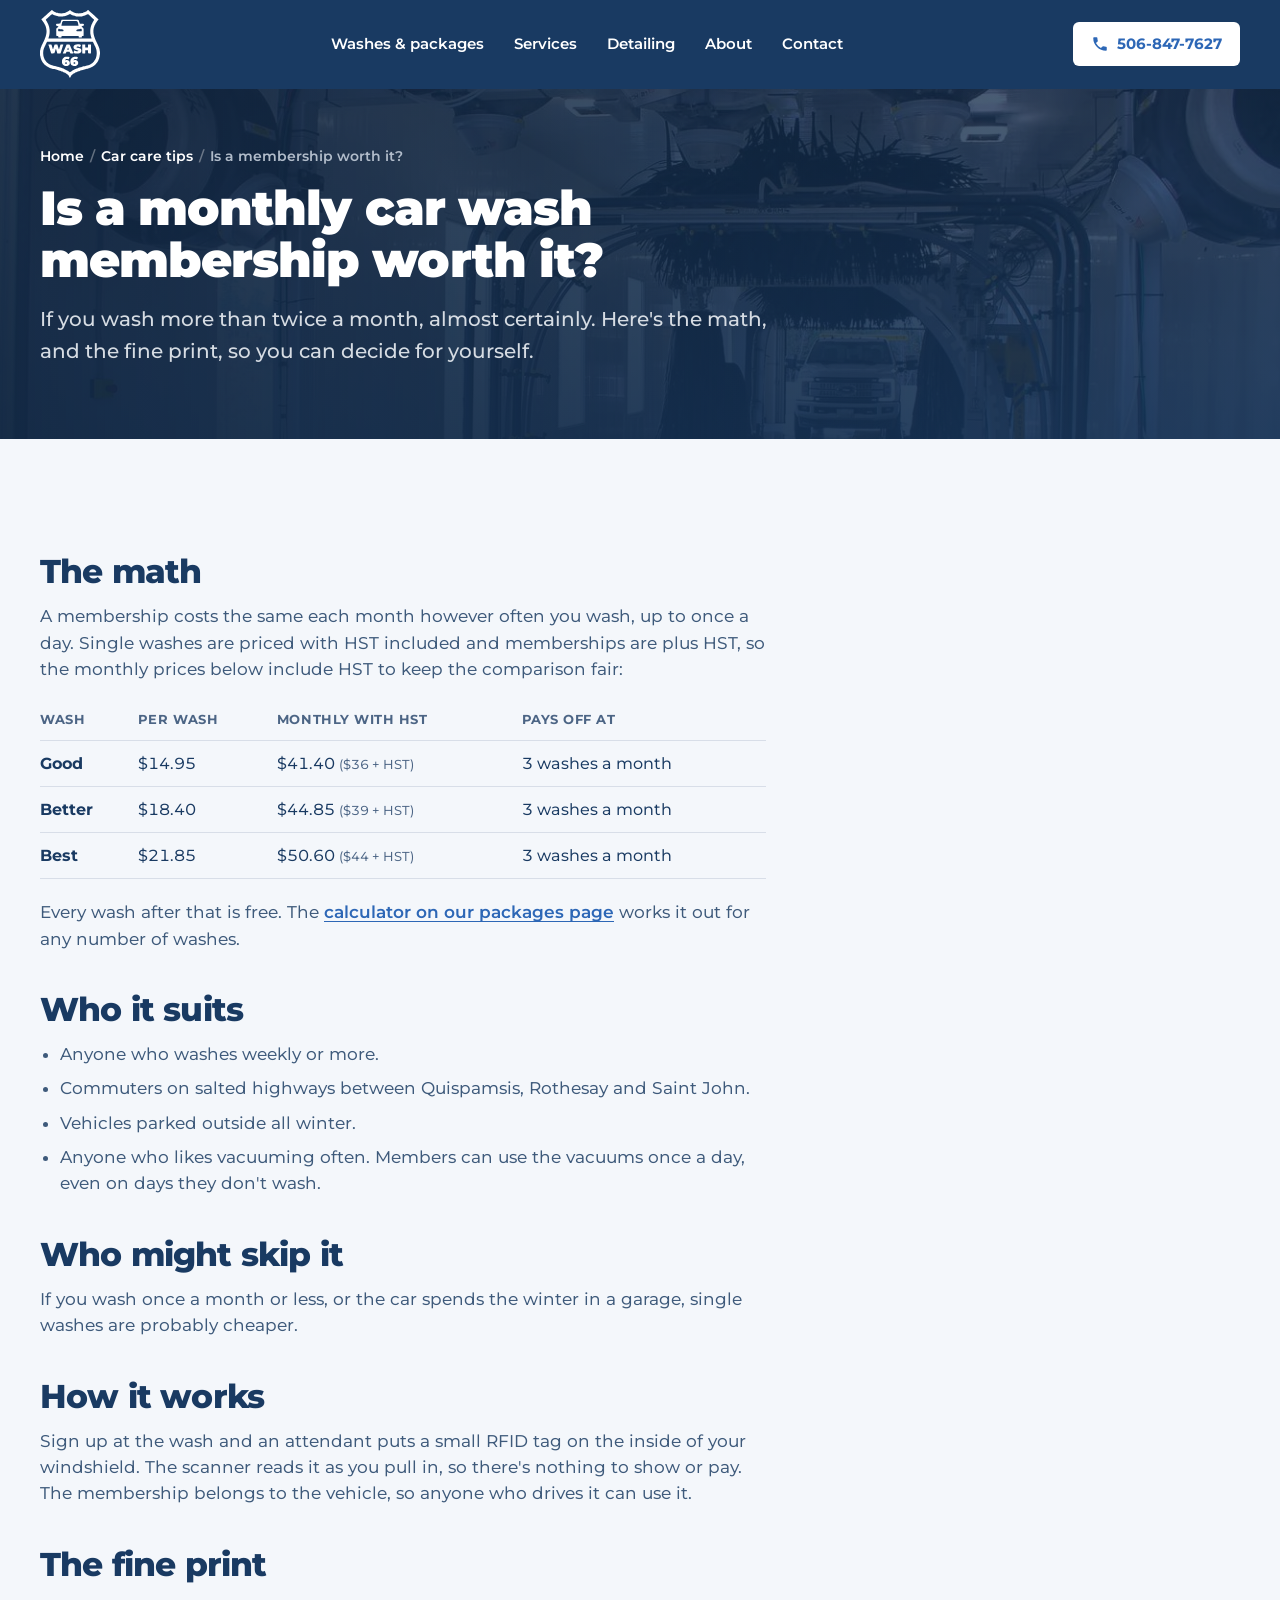
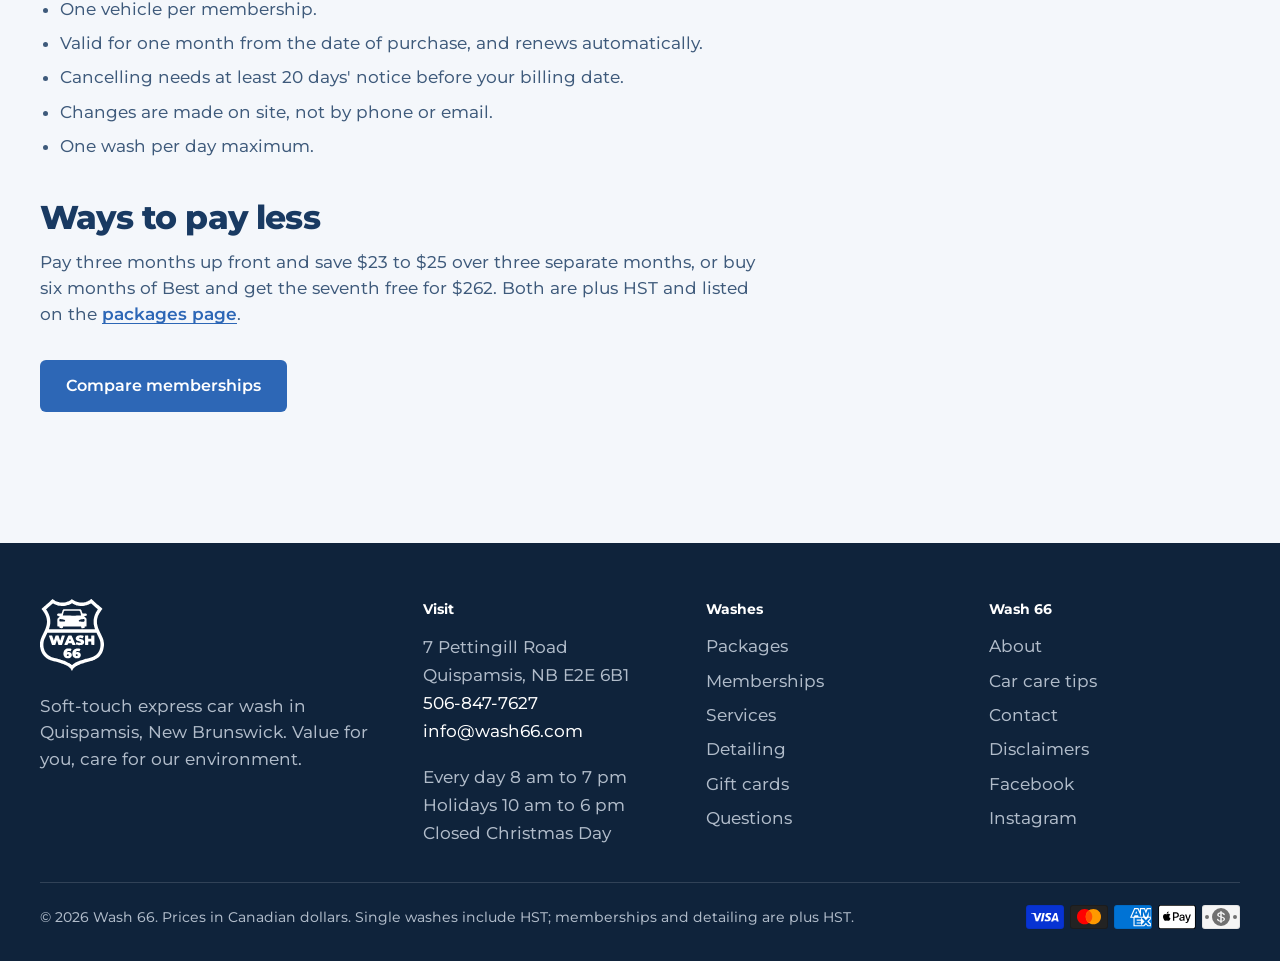
<file: car-care/is-a-car-wash-membership-worth-it/index.html>
<!doctype html>
<!-- Generated by build.py from src/pages/car-care/membership.html. Edit that file (and src/data.json), then run: python3 build.py -->
<html lang="en-CA">
<head>
  <meta charset="utf-8">
  <meta name="viewport" content="width=device-width, initial-scale=1, viewport-fit=cover">
  <title>Is a Monthly Car Wash Membership Worth It? | Wash 66</title>
  <meta name="description" content="The simple math on an unlimited car wash membership at Wash 66 in Quispamsis: when it pays for itself, who it suits, how the RFID tag works and the fine print.">
  <link rel="canonical" href="https://wash66.com/car-care/is-a-car-wash-membership-worth-it/">
  <meta name="robots" content="index, follow, max-image-preview:large">
  <meta name="theme-color" content="#193A62">
  <meta name="format-detection" content="telephone=no">

  <meta property="og:type" content="article">
  <meta property="og:site_name" content="Wash 66">
  <meta property="og:locale" content="en_CA">
  <meta property="og:title" content="Is a Monthly Car Wash Membership Worth It? | Wash 66">
  <meta property="og:description" content="The simple math on an unlimited car wash membership at Wash 66 in Quispamsis: when it pays for itself, who it suits, how the RFID tag works and the fine print.">
  <meta property="og:url" content="https://wash66.cooper-577.workers.dev/car-care/is-a-car-wash-membership-worth-it/">
  <meta property="og:image" content="https://wash66.cooper-577.workers.dev/assets/img/og.jpg?v=172c26ea">
  <meta property="og:image:width" content="1200">
  <meta property="og:image:height" content="630">
  <meta property="og:image:alt" content="Wash 66 car wash, 7 Pettingill Road, Quispamsis, NB. Open every day, 8 am to 7 pm.">
  <meta name="twitter:card" content="summary_large_image">
  <meta name="twitter:title" content="Is a Monthly Car Wash Membership Worth It? | Wash 66">
  <meta name="twitter:description" content="The simple math on an unlimited car wash membership at Wash 66 in Quispamsis: when it pays for itself, who it suits, how the RFID tag works and the fine print.">
  <meta name="twitter:image" content="https://wash66.cooper-577.workers.dev/assets/img/og.jpg?v=172c26ea">

  <link rel="icon" href="/favicon.ico" sizes="48x48">
  <link rel="icon" href="/assets/img/icons/icon.svg" type="image/svg+xml">
  <link rel="icon" href="/assets/img/icons/icon-96.png" type="image/png" sizes="96x96">
  <link rel="apple-touch-icon" href="/apple-touch-icon.png">
  <link rel="manifest" href="/site.webmanifest">

  <link rel="preload" href="/assets/fonts/montserrat-latin.woff2" as="font" type="font/woff2" crossorigin>
  <link rel="preload" as="image" href="/assets/img/photos/soft-touch-car-wash-tunnel-800.webp" media="(max-width: 899px)" fetchpriority="high">
  <link rel="preload" as="image" href="/assets/img/photos/soft-touch-car-wash-tunnel.webp" media="(min-width: 900px)" fetchpriority="high">
  <script>document.documentElement.className += " js";</script>
  <link rel="stylesheet" href="/assets/css/styles.css?v=8dfdc12d">
  <script src="/assets/js/main.js?v=6fd9780c" defer></script>
  <script src="/assets/js/live.js?v=2cdb5a87" defer></script>
  <script type="application/ld+json">
{
  "@context": "https://schema.org",
  "@graph": [
    {
      "@type": "AutoWash",
      "@id": "https://wash66.com/#business",
      "name": "Wash 66",
      "slogan": "Armour your car",
      "description": "Soft-touch express exterior car wash with monthly memberships, auto detailing and covered vacuum bays in Quispamsis, New Brunswick.",
      "url": "https://wash66.com/",
      "logo": "https://wash66.com/assets/img/icons/icon-512.png",
      "image": [
        "https://wash66.com/assets/img/photos/wash-66-building-quispamsis.webp",
        "https://wash66.com/assets/img/photos/soft-touch-car-wash-tunnel.webp"
      ],
      "telephone": "+15068477627",
      "email": "info@wash66.com",
      "priceRange": "$",
      "currenciesAccepted": "CAD",
      "paymentAccepted": "Cash, Credit Card, Visa, Mastercard, American Express, Apple Pay",
      "address": {
        "@type": "PostalAddress",
        "streetAddress": "7 Pettingill Road",
        "addressLocality": "Quispamsis",
        "addressRegion": "NB",
        "postalCode": "E2E 6B1",
        "addressCountry": "CA"
      },
      "geo": {
        "@type": "GeoCoordinates",
        "latitude": 45.4061317,
        "longitude": -65.9738007
      },
      "hasMap": "https://www.google.com/maps/place/Wash+66/@45.4061317,-65.9738007,17z/data=!4m6!3m5!1s0x4ca7ad0184f988fd:0x5b1b1e35667eea2c!8m2!3d45.4061317!4d-65.9738007!16s%2Fg%2F11j48ryvm3",
      "openingHoursSpecification": [
        {
          "@type": "OpeningHoursSpecification",
          "dayOfWeek": [
            "Monday",
            "Tuesday",
            "Wednesday",
            "Thursday",
            "Friday",
            "Saturday",
            "Sunday"
          ],
          "opens": "08:00",
          "closes": "19:00"
        }
      ],
      "areaServed": [
        {
          "@type": "City",
          "name": "Quispamsis"
        },
        {
          "@type": "City",
          "name": "Rothesay"
        },
        {
          "@type": "City",
          "name": "Hampton"
        },
        {
          "@type": "City",
          "name": "Saint John"
        }
      ],
      "sameAs": [
        "https://www.facebook.com/Wash66Ltd/",
        "https://www.instagram.com/wash66ltd/",
        "https://www.google.com/maps/place/Wash+66/@45.4061317,-65.9738007,17z/data=!4m6!3m5!1s0x4ca7ad0184f988fd:0x5b1b1e35667eea2c!8m2!3d45.4061317!4d-65.9738007!16s%2Fg%2F11j48ryvm3"
      ],
      "foundingDate": "2019"
    },
    {
      "@type": "BreadcrumbList",
      "@id": "https://wash66.com/car-care/is-a-car-wash-membership-worth-it/#breadcrumb",
      "itemListElement": [
        {
          "@type": "ListItem",
          "position": 1,
          "name": "Home",
          "item": "https://wash66.com/"
        },
        {
          "@type": "ListItem",
          "position": 2,
          "name": "Car care tips",
          "item": "https://wash66.com/car-care/"
        },
        {
          "@type": "ListItem",
          "position": 3,
          "name": "Is a membership worth it?",
          "item": "https://wash66.com/car-care/is-a-car-wash-membership-worth-it/"
        }
      ]
    },
    {
      "@type": "BlogPosting",
      "@id": "https://wash66.com/car-care/is-a-car-wash-membership-worth-it/#article",
      "headline": "Is a monthly car wash membership worth it?",
      "description": "The simple math on an unlimited car wash membership at Wash 66 in Quispamsis: when it pays for itself, who it suits, how the RFID tag works and the fine print.",
      "datePublished": "2026-10-04",
      "dateModified": "2026-10-05",
      "image": "https://wash66.com/assets/img/og.jpg?v=172c26ea",
      "author": {
        "@id": "https://wash66.com/#business"
      },
      "publisher": {
        "@id": "https://wash66.com/#business"
      },
      "mainEntityOfPage": {
        "@id": "https://wash66.com/car-care/is-a-car-wash-membership-worth-it/#webpage"
      },
      "inLanguage": "en-CA"
    },
    {
      "@type": "WebPage",
      "@id": "https://wash66.com/car-care/is-a-car-wash-membership-worth-it/#webpage",
      "url": "https://wash66.com/car-care/is-a-car-wash-membership-worth-it/",
      "name": "Is a Monthly Car Wash Membership Worth It? | Wash 66",
      "description": "The simple math on an unlimited car wash membership at Wash 66 in Quispamsis: when it pays for itself, who it suits, how the RFID tag works and the fine print.",
      "isPartOf": {
        "@id": "https://wash66.com/#website"
      },
      "about": {
        "@id": "https://wash66.com/#business"
      },
      "inLanguage": "en-CA",
      "breadcrumb": {
        "@id": "https://wash66.com/car-care/is-a-car-wash-membership-worth-it/#breadcrumb"
      }
    }
  ]
}
  </script>
</head>
<body class="is-article">
  <a class="skip" href="#main">Skip to content</a>
  <div class="notice-bar" data-notices role="status" aria-label="Notices"></div>

  <header class="site-header" data-header>
    <div class="wrap header-inner">
      <a class="brand" href="/" aria-label="Wash 66 home">
        <img src="/assets/img/logo.svg" alt="Wash 66" width="161" height="181">
      </a>
      <nav class="nav" aria-label="Main">
<a href="/packages/">Washes &amp; packages</a>
<a href="/services/">Services</a>
<a href="/detailing/">Detailing</a>
<a href="/about/">About</a>
<a href="/contact/">Contact</a>
      </nav>
      <div class="header-actions">
        <a class="btn btn-white btn-sm" href="tel:+15068477627" aria-label="Call Wash 66 at 506-847-7627">
          <svg class="i" viewBox="0 0 24 24" aria-hidden="true"><path d="M6.6 10.8a15.1 15.1 0 0 0 6.6 6.6l2.2-2.2a1 1 0 0 1 1-.25 11.4 11.4 0 0 0 3.6.57 1 1 0 0 1 1 1V20a1 1 0 0 1-1 1A17 17 0 0 1 3 4a1 1 0 0 1 1-1h3.5a1 1 0 0 1 1 1c0 1.25.2 2.45.57 3.57a1 1 0 0 1-.25 1z"/></svg>
          <span>506-847-7627</span>
        </a>
        <button class="menu-btn" type="button" aria-expanded="false" aria-controls="mobile-menu" data-menu-btn>
          <span class="menu-btn-bars" aria-hidden="true"></span>
          <span class="sr-only">Menu</span>
        </button>
      </div>
    </div>
  </header>
  <div class="mobile-menu" id="mobile-menu" hidden data-menu>
    <nav class="wrap" aria-label="Mobile">
<a href="/packages/">Washes &amp; packages</a>
<a href="/services/">Services</a>
<a href="/detailing/">Detailing</a>
<a href="/about/">About</a>
<a href="/contact/">Contact</a>
<a href="/faq/">Questions</a>
<a href="/car-care/" aria-current="page">Car care tips</a>
<a href="/disclaimers/">Disclaimers</a>
    </nav>
  </div>

  <main id="main">
<section class="hero hero--page" style="--hero-sm: url('/assets/img/photos/soft-touch-car-wash-tunnel-800.webp'); --hero-lg: url('/assets/img/photos/soft-touch-car-wash-tunnel.webp');">
  <div class="hero-bg" aria-hidden="true"></div>
  <div class="hero-overlay" aria-hidden="true"></div>
  <div class="wrap">
    <nav class="crumbs" aria-label="Breadcrumb"><ol><li><a href="/">Home</a></li><li><a href="/car-care/">Car care tips</a></li><li aria-current="page">Is a membership worth it?</li></ol></nav>
    <h1 class="page-title">Is a monthly car wash membership worth it?</h1>
    <p class="lede">If you wash more than twice a month, almost certainly. Here&#x27;s the math, and the fine print, so you can decide for yourself.</p>
  </div>
</section>


    <article class="section">
      <div class="wrap article">
        <div class="prose">
          <h2>The math</h2>
          <p>A membership costs the same each month however often you wash, up to once a day. Single washes are priced with HST included and memberships are plus HST, so the monthly prices below include HST to keep the comparison fair:</p>
          <table class="data-table" role="table">
            <thead role="rowgroup"><tr role="row"><th scope="col" role="columnheader">Wash</th><th scope="col" role="columnheader">Per wash</th><th scope="col" role="columnheader">Monthly with HST</th><th scope="col" role="columnheader">Pays off at</th></tr></thead>
            <tbody role="rowgroup">
              <tr role="row"><th scope="row" role="rowheader">Good</th><td role="cell"><span data-price="good.single">$14.95</span></td><td role="cell"><span data-price="good.monthlyWithTax">$41.40</span> <small>(<span data-price="good.monthly">$36</span> + HST)</small></td><td role="cell" data-payback="good">3 washes a month</td></tr>
              <tr role="row"><th scope="row" role="rowheader">Better</th><td role="cell"><span data-price="better.single">$18.40</span></td><td role="cell"><span data-price="better.monthlyWithTax">$44.85</span> <small>(<span data-price="better.monthly">$39</span> + HST)</small></td><td role="cell" data-payback="better">3 washes a month</td></tr>
              <tr role="row"><th scope="row" role="rowheader">Best</th><td role="cell"><span data-price="best.single">$21.85</span></td><td role="cell"><span data-price="best.monthlyWithTax">$50.60</span> <small>(<span data-price="best.monthly">$44</span> + HST)</small></td><td role="cell" data-payback="best">3 washes a month</td></tr>
            </tbody>
          </table>
          <p>Every wash after that is free. The <a href="/packages/#membership">calculator on our packages page</a> works it out for any number of washes.</p>

          <h2>Who it suits</h2>
          <ul>
            <li>Anyone who washes weekly or more.</li>
            <li>Commuters on salted highways between Quispamsis, Rothesay and Saint John.</li>
            <li>Vehicles parked outside all winter.</li>
            <li>Anyone who likes vacuuming often. Members can use the vacuums once a day, even on days they don't wash.</li>
          </ul>

          <h2>Who might skip it</h2>
          <p>If you wash once a month or less, or the car spends the winter in a garage, single washes are probably cheaper.</p>

          <h2>How it works</h2>
          <p>Sign up at the wash and an attendant puts a small RFID tag on the inside of your windshield. The scanner reads it as you pull in, so there's nothing to show or pay. The membership belongs to the vehicle, so anyone who drives it can use it.</p>

          <h2>The fine print</h2>
          <ul>
            <li>One vehicle per membership.</li>
            <li>Valid for one month from the date of purchase, and renews automatically.</li>
            <li>Cancelling needs at least 20 days' notice before your billing date.</li>
            <li>Changes are made on site, not by phone or email.</li>
            <li>One wash per day maximum.</li>
          </ul>

          <h2>Ways to pay less</h2>
          <p>Pay three months up front and save <span data-price-min="good.prepay3Save,better.prepay3Save,best.prepay3Save">$23</span> to <span data-price-max="good.prepay3Save,better.prepay3Save,best.prepay3Save">$25</span> over three separate months, or buy six months of Best and get the seventh free for <span data-price="best.sixPlusOne">$262</span>. Both are plus HST and listed on the <a href="/packages/#deals">packages page</a>.</p>
          <p class="article-cta"><a class="btn btn-primary" href="/packages/">Compare memberships</a></p>
        </div>
      </div>
    </article>

  </main>

  <footer class="site-footer">
    <div class="wrap footer-grid">
      <div class="footer-brand">
        <a class="brand" href="/" aria-label="Wash 66 home"><img src="/assets/img/logo.svg" alt="Wash 66" width="161" height="181" loading="lazy"></a>
        <p>Soft-touch express car wash in Quispamsis, New Brunswick. Value for you, care for our environment.</p>
      </div>
      <div class="footer-col">
        <p class="footer-head">Visit</p>
        <address>
          7 Pettingill Road<br>Quispamsis, NB&nbsp;E2E&nbsp;6B1<br>
          <a href="tel:+15068477627">506-847-7627</a><br>
          <a href="mailto:info@wash66.com">info@wash66.com</a>
        </address>
        <p class="footer-hours" data-hours-footer>Every day 8&nbsp;am to 7&nbsp;pm<br>Holidays 10&nbsp;am to 6&nbsp;pm<br>Closed Christmas Day</p>
      </div>
      <nav class="footer-col" aria-label="Footer">
        <p class="footer-head">Washes</p>
        <a href="/packages/">Packages</a>
        <a href="/packages/#membership">Memberships</a>
        <a href="/services/">Services</a>
        <a href="/detailing/">Detailing</a>
        <a href="/#gift-cards">Gift cards</a>
        <a href="/faq/">Questions</a>
      </nav>
      <nav class="footer-col" aria-label="Company">
        <p class="footer-head">Wash 66</p>
        <a href="/about/">About</a>
        <a href="/car-care/">Car care tips</a>
        <a href="/contact/">Contact</a>
        <a href="/disclaimers/">Disclaimers</a>
        <a href="https://www.facebook.com/Wash66Ltd/" rel="noopener" target="_blank">Facebook</a>
        <a href="https://www.instagram.com/wash66ltd/" rel="noopener" target="_blank">Instagram</a>
      </nav>
    </div>
    <div class="wrap footer-bottom">
      <p>&copy; 2026 Wash 66. Prices in Canadian dollars. Single washes include HST; memberships and detailing are plus HST.</p>
      <ul class="pay-icons" aria-label="Payment methods we accept">
        <li><img src="/assets/img/payments/visa.svg" alt="Visa" width="38" height="24" loading="lazy"></li>
        <li><img src="/assets/img/payments/mastercard.svg" alt="Mastercard" width="38" height="24" loading="lazy"></li>
        <li><img src="/assets/img/payments/american-express.svg" alt="American Express" width="38" height="24" loading="lazy"></li>
        <li><img src="/assets/img/payments/apple-pay.svg" alt="Apple Pay" width="38" height="24" loading="lazy"></li>
        <li><img src="/assets/img/payments/cash.svg" alt="Cash" width="38" height="24" loading="lazy"></li>
      </ul>
    </div>
  </footer>

  <nav class="action-bar" aria-label="Quick actions" data-action-bar>
    <a href="tel:+15068477627">
      <svg viewBox="0 0 24 24" aria-hidden="true"><path d="M6.6 10.8a15.1 15.1 0 0 0 6.6 6.6l2.2-2.2a1 1 0 0 1 1-.25 11.4 11.4 0 0 0 3.6.57 1 1 0 0 1 1 1V20a1 1 0 0 1-1 1A17 17 0 0 1 3 4a1 1 0 0 1 1-1h3.5a1 1 0 0 1 1 1c0 1.25.2 2.45.57 3.57a1 1 0 0 1-.25 1z"/></svg>
      Call
    </a>
    <a href="https://www.google.com/maps/dir/?api=1&amp;destination=Wash+66,+7+Pettingill+Road,+Quispamsis,+NB+E2E+6B1" target="_blank" rel="noopener">
      <svg viewBox="0 0 24 24" aria-hidden="true"><path d="M12 2a7 7 0 0 0-7 7c0 5.25 7 13 7 13s7-7.75 7-13a7 7 0 0 0-7-7zm0 9.5A2.5 2.5 0 1 1 12 6.5a2.5 2.5 0 0 1 0 5z"/></svg>
      Directions
    </a>
    <a class="action-primary" href="/packages/">Prices</a>
  </nav>
</body>
</html>
</file>
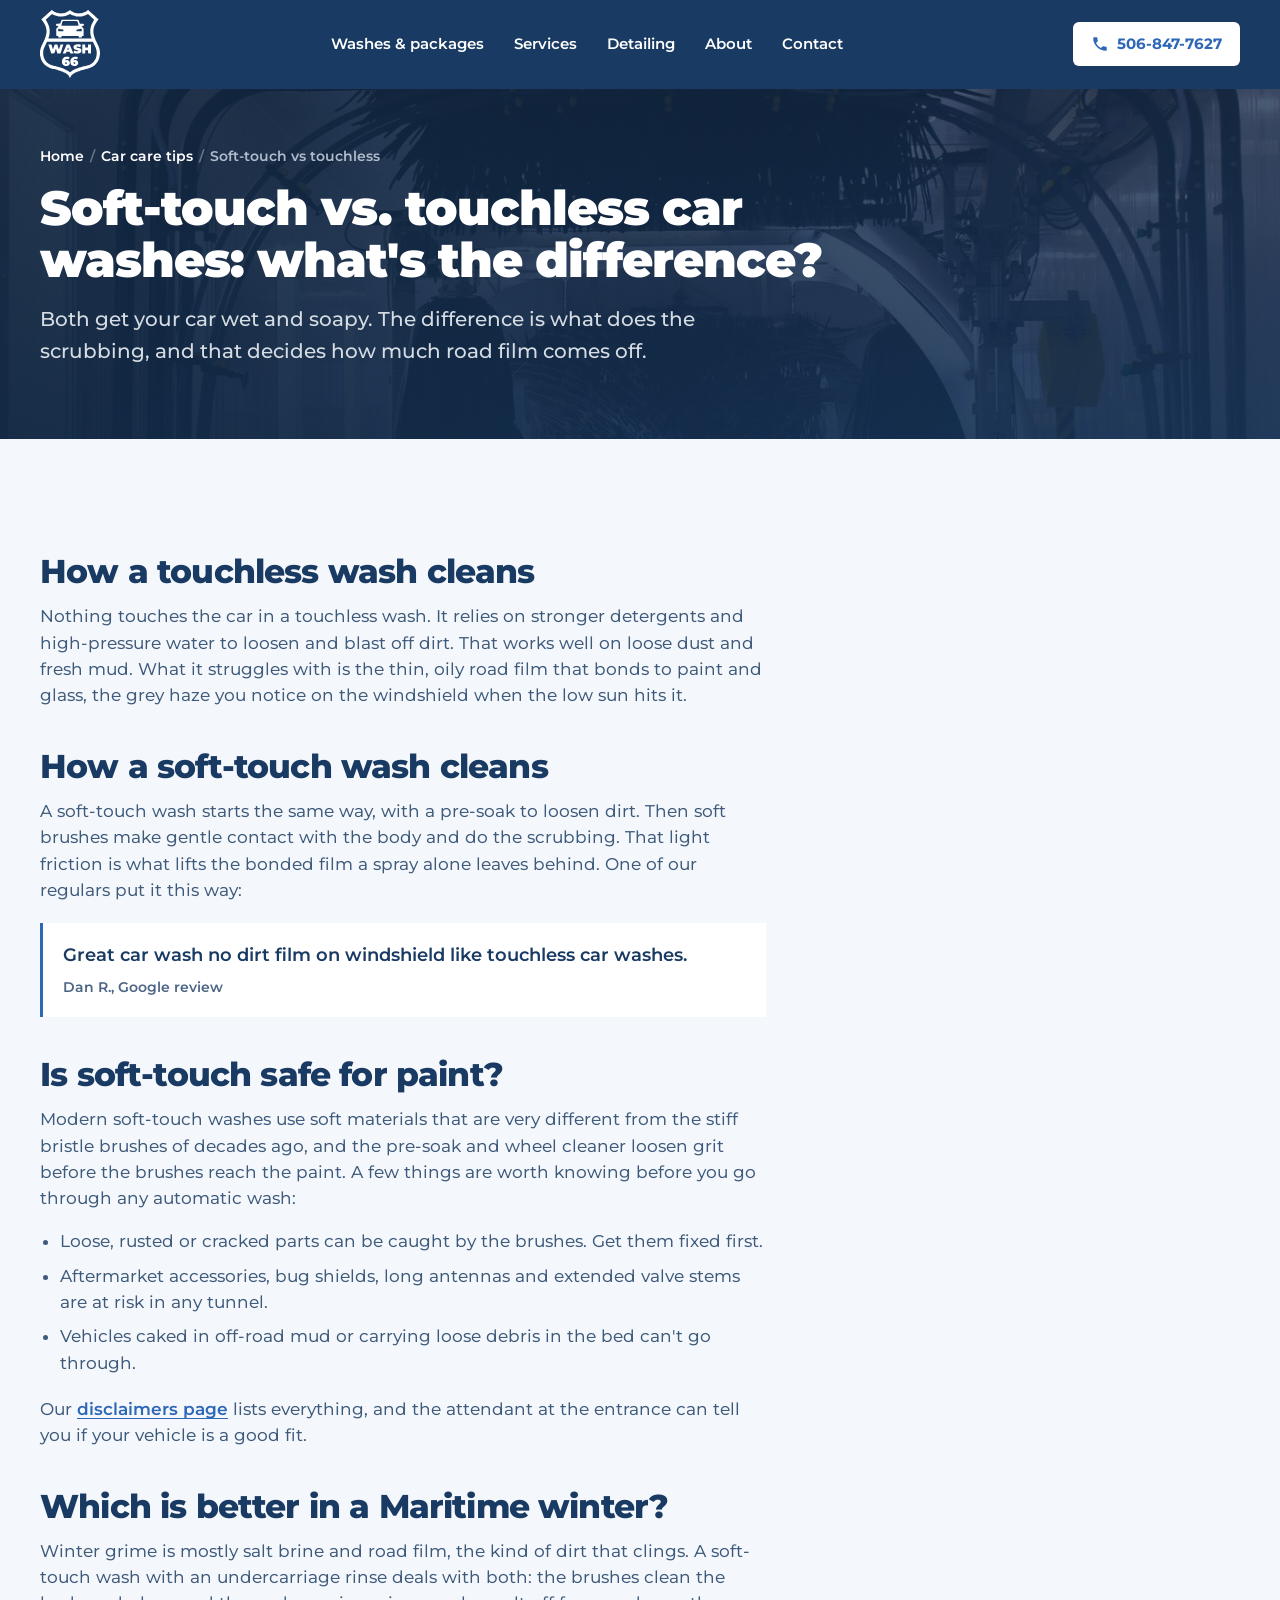
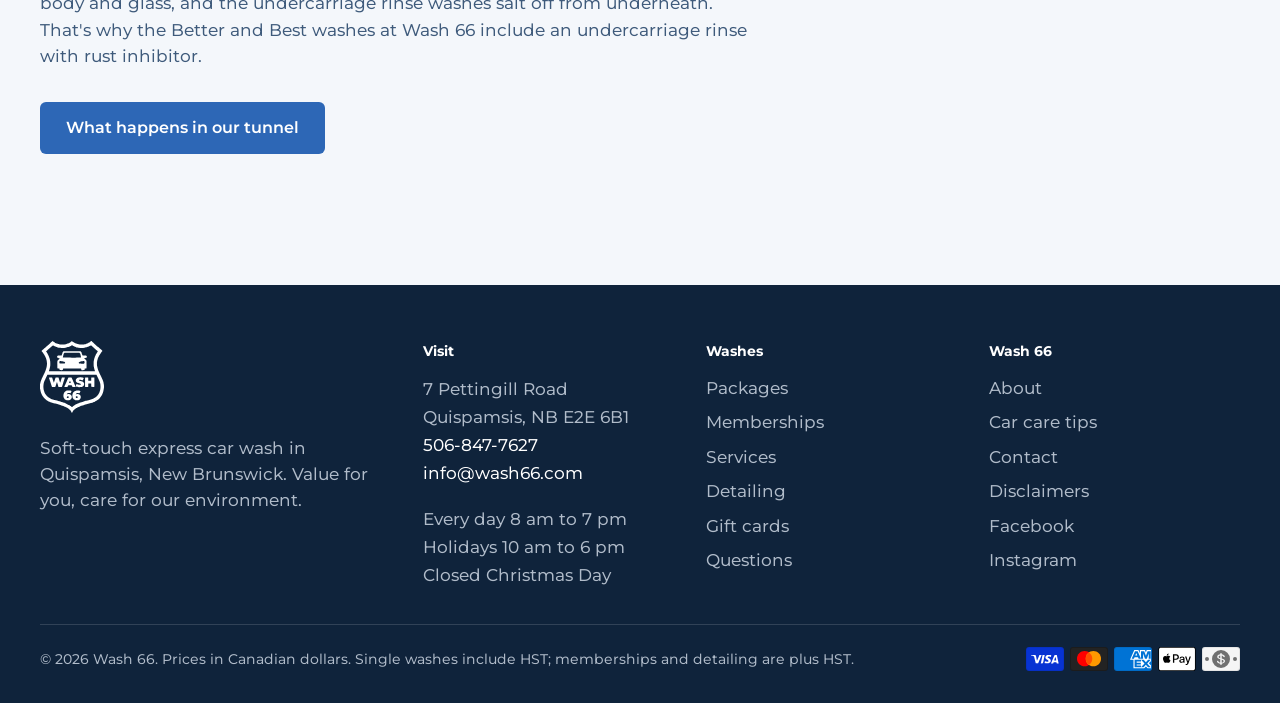
<file: car-care/soft-touch-vs-touchless-car-wash/index.html>
<!doctype html>
<!-- Generated by build.py from src/pages/car-care/soft-touch.html. Edit that file (and src/data.json), then run: python3 build.py -->
<html lang="en-CA">
<head>
  <meta charset="utf-8">
  <meta name="viewport" content="width=device-width, initial-scale=1, viewport-fit=cover">
  <title>Soft-Touch vs Touchless Car Wash | Wash 66</title>
  <meta name="description" content="How touchless and soft-touch car washes clean differently, which one removes road film and winter grime better, and how to protect your vehicle in either one.">
  <link rel="canonical" href="https://wash66.com/car-care/soft-touch-vs-touchless-car-wash/">
  <meta name="robots" content="index, follow, max-image-preview:large">
  <meta name="theme-color" content="#193A62">
  <meta name="format-detection" content="telephone=no">

  <meta property="og:type" content="article">
  <meta property="og:site_name" content="Wash 66">
  <meta property="og:locale" content="en_CA">
  <meta property="og:title" content="Soft-Touch vs Touchless Car Wash | Wash 66">
  <meta property="og:description" content="How touchless and soft-touch car washes clean differently, which one removes road film and winter grime better, and how to protect your vehicle in either one.">
  <meta property="og:url" content="https://wash66.cooper-577.workers.dev/car-care/soft-touch-vs-touchless-car-wash/">
  <meta property="og:image" content="https://wash66.cooper-577.workers.dev/assets/img/og.jpg?v=172c26ea">
  <meta property="og:image:width" content="1200">
  <meta property="og:image:height" content="630">
  <meta property="og:image:alt" content="Wash 66 car wash, 7 Pettingill Road, Quispamsis, NB. Open every day, 8 am to 7 pm.">
  <meta name="twitter:card" content="summary_large_image">
  <meta name="twitter:title" content="Soft-Touch vs Touchless Car Wash | Wash 66">
  <meta name="twitter:description" content="How touchless and soft-touch car washes clean differently, which one removes road film and winter grime better, and how to protect your vehicle in either one.">
  <meta name="twitter:image" content="https://wash66.cooper-577.workers.dev/assets/img/og.jpg?v=172c26ea">

  <link rel="icon" href="/favicon.ico" sizes="48x48">
  <link rel="icon" href="/assets/img/icons/icon.svg" type="image/svg+xml">
  <link rel="icon" href="/assets/img/icons/icon-96.png" type="image/png" sizes="96x96">
  <link rel="apple-touch-icon" href="/apple-touch-icon.png">
  <link rel="manifest" href="/site.webmanifest">

  <link rel="preload" href="/assets/fonts/montserrat-latin.woff2" as="font" type="font/woff2" crossorigin>
  <link rel="preload" as="image" href="/assets/img/photos/car-in-soft-touch-brushes-800.webp" media="(max-width: 899px)" fetchpriority="high">
  <link rel="preload" as="image" href="/assets/img/photos/car-in-soft-touch-brushes.webp" media="(min-width: 900px)" fetchpriority="high">
  <script>document.documentElement.className += " js";</script>
  <link rel="stylesheet" href="/assets/css/styles.css?v=8dfdc12d">
  <script src="/assets/js/main.js?v=6fd9780c" defer></script>
  <script src="/assets/js/live.js?v=2cdb5a87" defer></script>
  <script type="application/ld+json">
{
  "@context": "https://schema.org",
  "@graph": [
    {
      "@type": "AutoWash",
      "@id": "https://wash66.com/#business",
      "name": "Wash 66",
      "slogan": "Armour your car",
      "description": "Soft-touch express exterior car wash with monthly memberships, auto detailing and covered vacuum bays in Quispamsis, New Brunswick.",
      "url": "https://wash66.com/",
      "logo": "https://wash66.com/assets/img/icons/icon-512.png",
      "image": [
        "https://wash66.com/assets/img/photos/wash-66-building-quispamsis.webp",
        "https://wash66.com/assets/img/photos/soft-touch-car-wash-tunnel.webp"
      ],
      "telephone": "+15068477627",
      "email": "info@wash66.com",
      "priceRange": "$",
      "currenciesAccepted": "CAD",
      "paymentAccepted": "Cash, Credit Card, Visa, Mastercard, American Express, Apple Pay",
      "address": {
        "@type": "PostalAddress",
        "streetAddress": "7 Pettingill Road",
        "addressLocality": "Quispamsis",
        "addressRegion": "NB",
        "postalCode": "E2E 6B1",
        "addressCountry": "CA"
      },
      "geo": {
        "@type": "GeoCoordinates",
        "latitude": 45.4061317,
        "longitude": -65.9738007
      },
      "hasMap": "https://www.google.com/maps/place/Wash+66/@45.4061317,-65.9738007,17z/data=!4m6!3m5!1s0x4ca7ad0184f988fd:0x5b1b1e35667eea2c!8m2!3d45.4061317!4d-65.9738007!16s%2Fg%2F11j48ryvm3",
      "openingHoursSpecification": [
        {
          "@type": "OpeningHoursSpecification",
          "dayOfWeek": [
            "Monday",
            "Tuesday",
            "Wednesday",
            "Thursday",
            "Friday",
            "Saturday",
            "Sunday"
          ],
          "opens": "08:00",
          "closes": "19:00"
        }
      ],
      "areaServed": [
        {
          "@type": "City",
          "name": "Quispamsis"
        },
        {
          "@type": "City",
          "name": "Rothesay"
        },
        {
          "@type": "City",
          "name": "Hampton"
        },
        {
          "@type": "City",
          "name": "Saint John"
        }
      ],
      "sameAs": [
        "https://www.facebook.com/Wash66Ltd/",
        "https://www.instagram.com/wash66ltd/",
        "https://www.google.com/maps/place/Wash+66/@45.4061317,-65.9738007,17z/data=!4m6!3m5!1s0x4ca7ad0184f988fd:0x5b1b1e35667eea2c!8m2!3d45.4061317!4d-65.9738007!16s%2Fg%2F11j48ryvm3"
      ],
      "foundingDate": "2019"
    },
    {
      "@type": "BreadcrumbList",
      "@id": "https://wash66.com/car-care/soft-touch-vs-touchless-car-wash/#breadcrumb",
      "itemListElement": [
        {
          "@type": "ListItem",
          "position": 1,
          "name": "Home",
          "item": "https://wash66.com/"
        },
        {
          "@type": "ListItem",
          "position": 2,
          "name": "Car care tips",
          "item": "https://wash66.com/car-care/"
        },
        {
          "@type": "ListItem",
          "position": 3,
          "name": "Soft-touch vs touchless",
          "item": "https://wash66.com/car-care/soft-touch-vs-touchless-car-wash/"
        }
      ]
    },
    {
      "@type": "BlogPosting",
      "@id": "https://wash66.com/car-care/soft-touch-vs-touchless-car-wash/#article",
      "headline": "Soft-touch vs. touchless car washes: what's the difference?",
      "description": "How touchless and soft-touch car washes clean differently, which one removes road film and winter grime better, and how to protect your vehicle in either one.",
      "datePublished": "2026-10-04",
      "dateModified": "2026-10-05",
      "image": "https://wash66.com/assets/img/og.jpg?v=172c26ea",
      "author": {
        "@id": "https://wash66.com/#business"
      },
      "publisher": {
        "@id": "https://wash66.com/#business"
      },
      "mainEntityOfPage": {
        "@id": "https://wash66.com/car-care/soft-touch-vs-touchless-car-wash/#webpage"
      },
      "inLanguage": "en-CA"
    },
    {
      "@type": "WebPage",
      "@id": "https://wash66.com/car-care/soft-touch-vs-touchless-car-wash/#webpage",
      "url": "https://wash66.com/car-care/soft-touch-vs-touchless-car-wash/",
      "name": "Soft-Touch vs Touchless Car Wash | Wash 66",
      "description": "How touchless and soft-touch car washes clean differently, which one removes road film and winter grime better, and how to protect your vehicle in either one.",
      "isPartOf": {
        "@id": "https://wash66.com/#website"
      },
      "about": {
        "@id": "https://wash66.com/#business"
      },
      "inLanguage": "en-CA",
      "breadcrumb": {
        "@id": "https://wash66.com/car-care/soft-touch-vs-touchless-car-wash/#breadcrumb"
      }
    }
  ]
}
  </script>
</head>
<body class="is-article">
  <a class="skip" href="#main">Skip to content</a>
  <div class="notice-bar" data-notices role="status" aria-label="Notices"></div>

  <header class="site-header" data-header>
    <div class="wrap header-inner">
      <a class="brand" href="/" aria-label="Wash 66 home">
        <img src="/assets/img/logo.svg" alt="Wash 66" width="161" height="181">
      </a>
      <nav class="nav" aria-label="Main">
<a href="/packages/">Washes &amp; packages</a>
<a href="/services/">Services</a>
<a href="/detailing/">Detailing</a>
<a href="/about/">About</a>
<a href="/contact/">Contact</a>
      </nav>
      <div class="header-actions">
        <a class="btn btn-white btn-sm" href="tel:+15068477627" aria-label="Call Wash 66 at 506-847-7627">
          <svg class="i" viewBox="0 0 24 24" aria-hidden="true"><path d="M6.6 10.8a15.1 15.1 0 0 0 6.6 6.6l2.2-2.2a1 1 0 0 1 1-.25 11.4 11.4 0 0 0 3.6.57 1 1 0 0 1 1 1V20a1 1 0 0 1-1 1A17 17 0 0 1 3 4a1 1 0 0 1 1-1h3.5a1 1 0 0 1 1 1c0 1.25.2 2.45.57 3.57a1 1 0 0 1-.25 1z"/></svg>
          <span>506-847-7627</span>
        </a>
        <button class="menu-btn" type="button" aria-expanded="false" aria-controls="mobile-menu" data-menu-btn>
          <span class="menu-btn-bars" aria-hidden="true"></span>
          <span class="sr-only">Menu</span>
        </button>
      </div>
    </div>
  </header>
  <div class="mobile-menu" id="mobile-menu" hidden data-menu>
    <nav class="wrap" aria-label="Mobile">
<a href="/packages/">Washes &amp; packages</a>
<a href="/services/">Services</a>
<a href="/detailing/">Detailing</a>
<a href="/about/">About</a>
<a href="/contact/">Contact</a>
<a href="/faq/">Questions</a>
<a href="/car-care/" aria-current="page">Car care tips</a>
<a href="/disclaimers/">Disclaimers</a>
    </nav>
  </div>

  <main id="main">
<section class="hero hero--page" style="--hero-sm: url('/assets/img/photos/car-in-soft-touch-brushes-800.webp'); --hero-lg: url('/assets/img/photos/car-in-soft-touch-brushes.webp');">
  <div class="hero-bg" aria-hidden="true"></div>
  <div class="hero-overlay" aria-hidden="true"></div>
  <div class="wrap">
    <nav class="crumbs" aria-label="Breadcrumb"><ol><li><a href="/">Home</a></li><li><a href="/car-care/">Car care tips</a></li><li aria-current="page">Soft-touch vs touchless</li></ol></nav>
    <h1 class="page-title">Soft-touch vs. touchless car washes: what&#x27;s the difference?</h1>
    <p class="lede">Both get your car wet and soapy. The difference is what does the scrubbing, and that decides how much road film comes off.</p>
  </div>
</section>


    <article class="section">
      <div class="wrap article">
        <div class="prose">
          <h2>How a touchless wash cleans</h2>
          <p>Nothing touches the car in a touchless wash. It relies on stronger detergents and high-pressure water to loosen and blast off dirt. That works well on loose dust and fresh mud. What it struggles with is the thin, oily road film that bonds to paint and glass, the grey haze you notice on the windshield when the low sun hits it.</p>

          <h2>How a soft-touch wash cleans</h2>
          <p>A soft-touch wash starts the same way, with a pre-soak to loosen dirt. Then soft brushes make gentle contact with the body and do the scrubbing. That light friction is what lifts the bonded film a spray alone leaves behind. One of our regulars put it this way:</p>
          <blockquote class="pull">Great car wash no dirt film on windshield like touchless car washes.<span>Dan R., Google review</span></blockquote>

          <h2>Is soft-touch safe for paint?</h2>
          <p>Modern soft-touch washes use soft materials that are very different from the stiff bristle brushes of decades ago, and the pre-soak and wheel cleaner loosen grit before the brushes reach the paint. A few things are worth knowing before you go through any automatic wash:</p>
          <ul>
            <li>Loose, rusted or cracked parts can be caught by the brushes. Get them fixed first.</li>
            <li>Aftermarket accessories, bug shields, long antennas and extended valve stems are at risk in any tunnel.</li>
            <li>Vehicles caked in off-road mud or carrying loose debris in the bed can't go through.</li>
          </ul>
          <p>Our <a href="/disclaimers/">disclaimers page</a> lists everything, and the attendant at the entrance can tell you if your vehicle is a good fit.</p>

          <h2>Which is better in a Maritime winter?</h2>
          <p>Winter grime is mostly salt brine and road film, the kind of dirt that clings. A soft-touch wash with an undercarriage rinse deals with both: the brushes clean the body and glass, and the undercarriage rinse washes salt off from underneath. That's why the Better and Best washes at Wash 66 include an undercarriage rinse with rust inhibitor.</p>
          <p class="article-cta"><a class="btn btn-primary" href="/services/">What happens in our tunnel</a></p>
        </div>
      </div>
    </article>

  </main>

  <footer class="site-footer">
    <div class="wrap footer-grid">
      <div class="footer-brand">
        <a class="brand" href="/" aria-label="Wash 66 home"><img src="/assets/img/logo.svg" alt="Wash 66" width="161" height="181" loading="lazy"></a>
        <p>Soft-touch express car wash in Quispamsis, New Brunswick. Value for you, care for our environment.</p>
      </div>
      <div class="footer-col">
        <p class="footer-head">Visit</p>
        <address>
          7 Pettingill Road<br>Quispamsis, NB&nbsp;E2E&nbsp;6B1<br>
          <a href="tel:+15068477627">506-847-7627</a><br>
          <a href="mailto:info@wash66.com">info@wash66.com</a>
        </address>
        <p class="footer-hours" data-hours-footer>Every day 8&nbsp;am to 7&nbsp;pm<br>Holidays 10&nbsp;am to 6&nbsp;pm<br>Closed Christmas Day</p>
      </div>
      <nav class="footer-col" aria-label="Footer">
        <p class="footer-head">Washes</p>
        <a href="/packages/">Packages</a>
        <a href="/packages/#membership">Memberships</a>
        <a href="/services/">Services</a>
        <a href="/detailing/">Detailing</a>
        <a href="/#gift-cards">Gift cards</a>
        <a href="/faq/">Questions</a>
      </nav>
      <nav class="footer-col" aria-label="Company">
        <p class="footer-head">Wash 66</p>
        <a href="/about/">About</a>
        <a href="/car-care/">Car care tips</a>
        <a href="/contact/">Contact</a>
        <a href="/disclaimers/">Disclaimers</a>
        <a href="https://www.facebook.com/Wash66Ltd/" rel="noopener" target="_blank">Facebook</a>
        <a href="https://www.instagram.com/wash66ltd/" rel="noopener" target="_blank">Instagram</a>
      </nav>
    </div>
    <div class="wrap footer-bottom">
      <p>&copy; 2026 Wash 66. Prices in Canadian dollars. Single washes include HST; memberships and detailing are plus HST.</p>
      <ul class="pay-icons" aria-label="Payment methods we accept">
        <li><img src="/assets/img/payments/visa.svg" alt="Visa" width="38" height="24" loading="lazy"></li>
        <li><img src="/assets/img/payments/mastercard.svg" alt="Mastercard" width="38" height="24" loading="lazy"></li>
        <li><img src="/assets/img/payments/american-express.svg" alt="American Express" width="38" height="24" loading="lazy"></li>
        <li><img src="/assets/img/payments/apple-pay.svg" alt="Apple Pay" width="38" height="24" loading="lazy"></li>
        <li><img src="/assets/img/payments/cash.svg" alt="Cash" width="38" height="24" loading="lazy"></li>
      </ul>
    </div>
  </footer>

  <nav class="action-bar" aria-label="Quick actions" data-action-bar>
    <a href="tel:+15068477627">
      <svg viewBox="0 0 24 24" aria-hidden="true"><path d="M6.6 10.8a15.1 15.1 0 0 0 6.6 6.6l2.2-2.2a1 1 0 0 1 1-.25 11.4 11.4 0 0 0 3.6.57 1 1 0 0 1 1 1V20a1 1 0 0 1-1 1A17 17 0 0 1 3 4a1 1 0 0 1 1-1h3.5a1 1 0 0 1 1 1c0 1.25.2 2.45.57 3.57a1 1 0 0 1-.25 1z"/></svg>
      Call
    </a>
    <a href="https://www.google.com/maps/dir/?api=1&amp;destination=Wash+66,+7+Pettingill+Road,+Quispamsis,+NB+E2E+6B1" target="_blank" rel="noopener">
      <svg viewBox="0 0 24 24" aria-hidden="true"><path d="M12 2a7 7 0 0 0-7 7c0 5.25 7 13 7 13s7-7.75 7-13a7 7 0 0 0-7-7zm0 9.5A2.5 2.5 0 1 1 12 6.5a2.5 2.5 0 0 1 0 5z"/></svg>
      Directions
    </a>
    <a class="action-primary" href="/packages/">Prices</a>
  </nav>
</body>
</html>
</file>
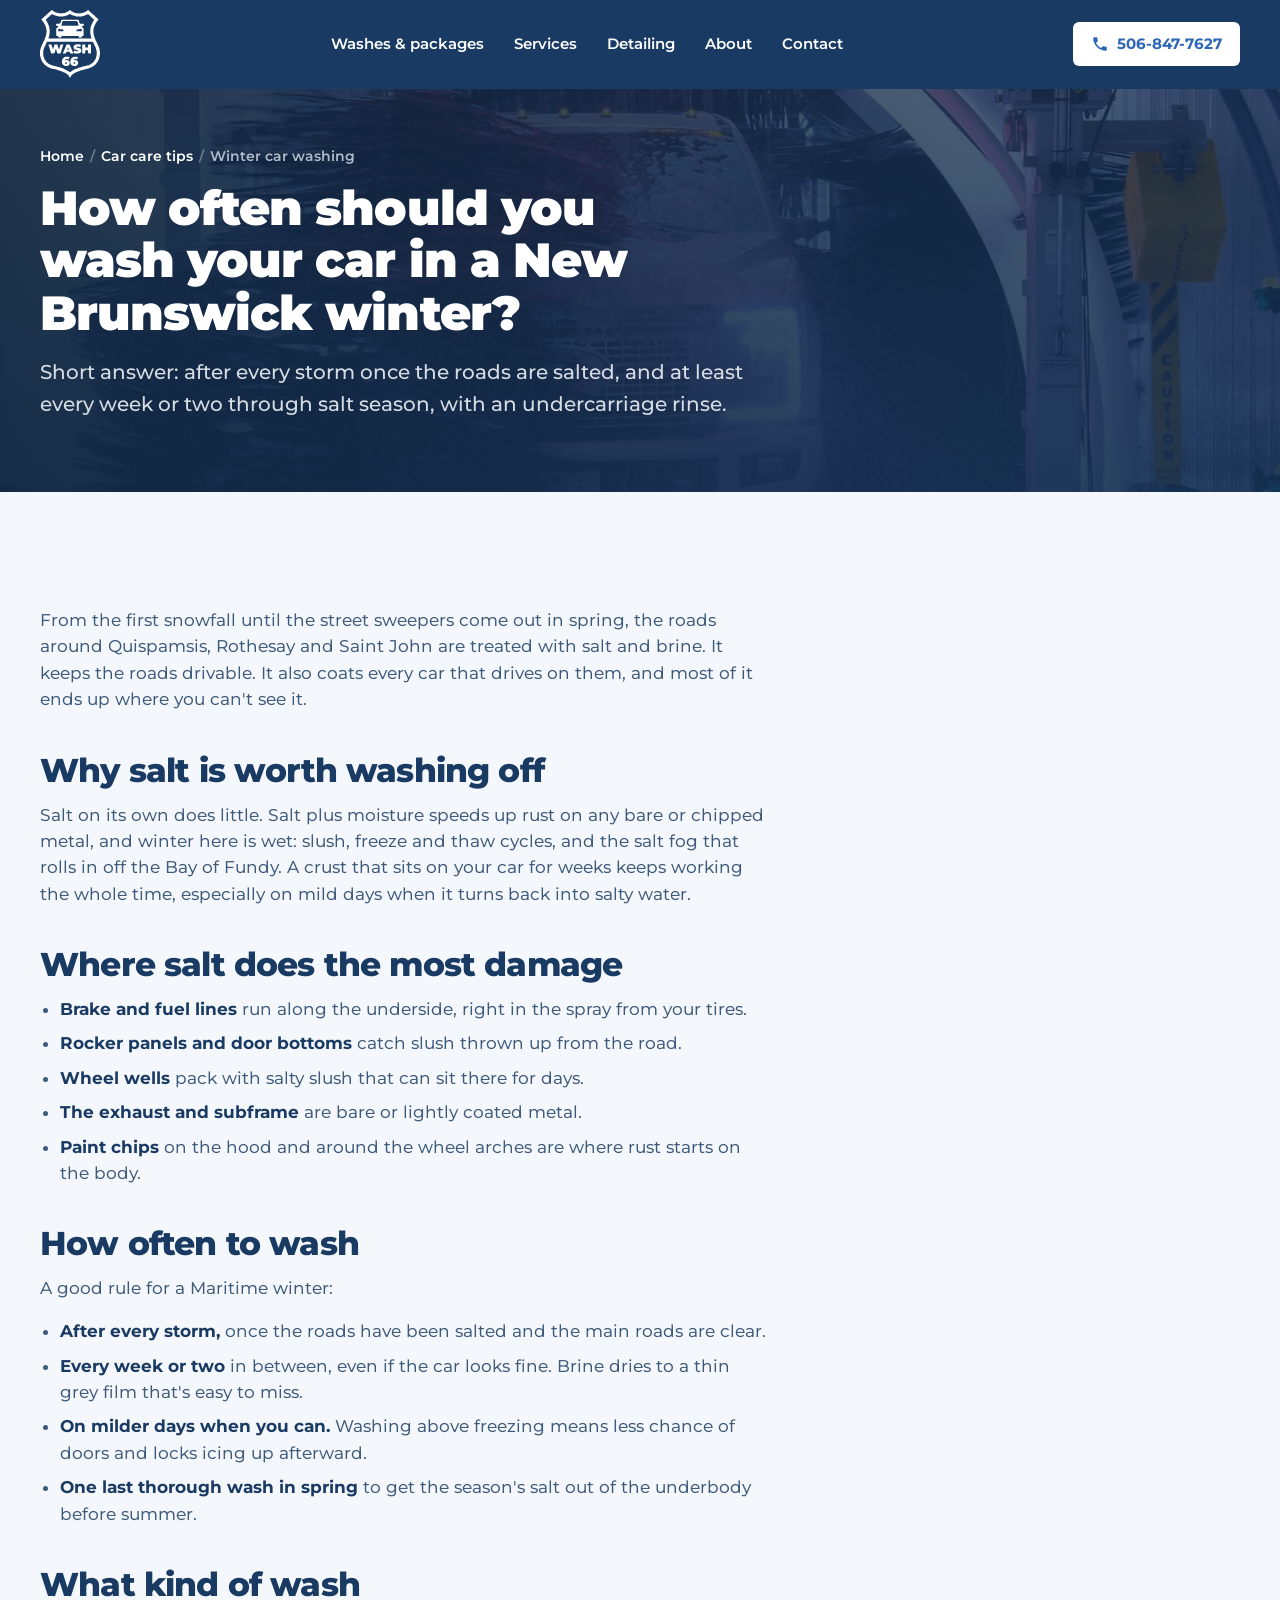
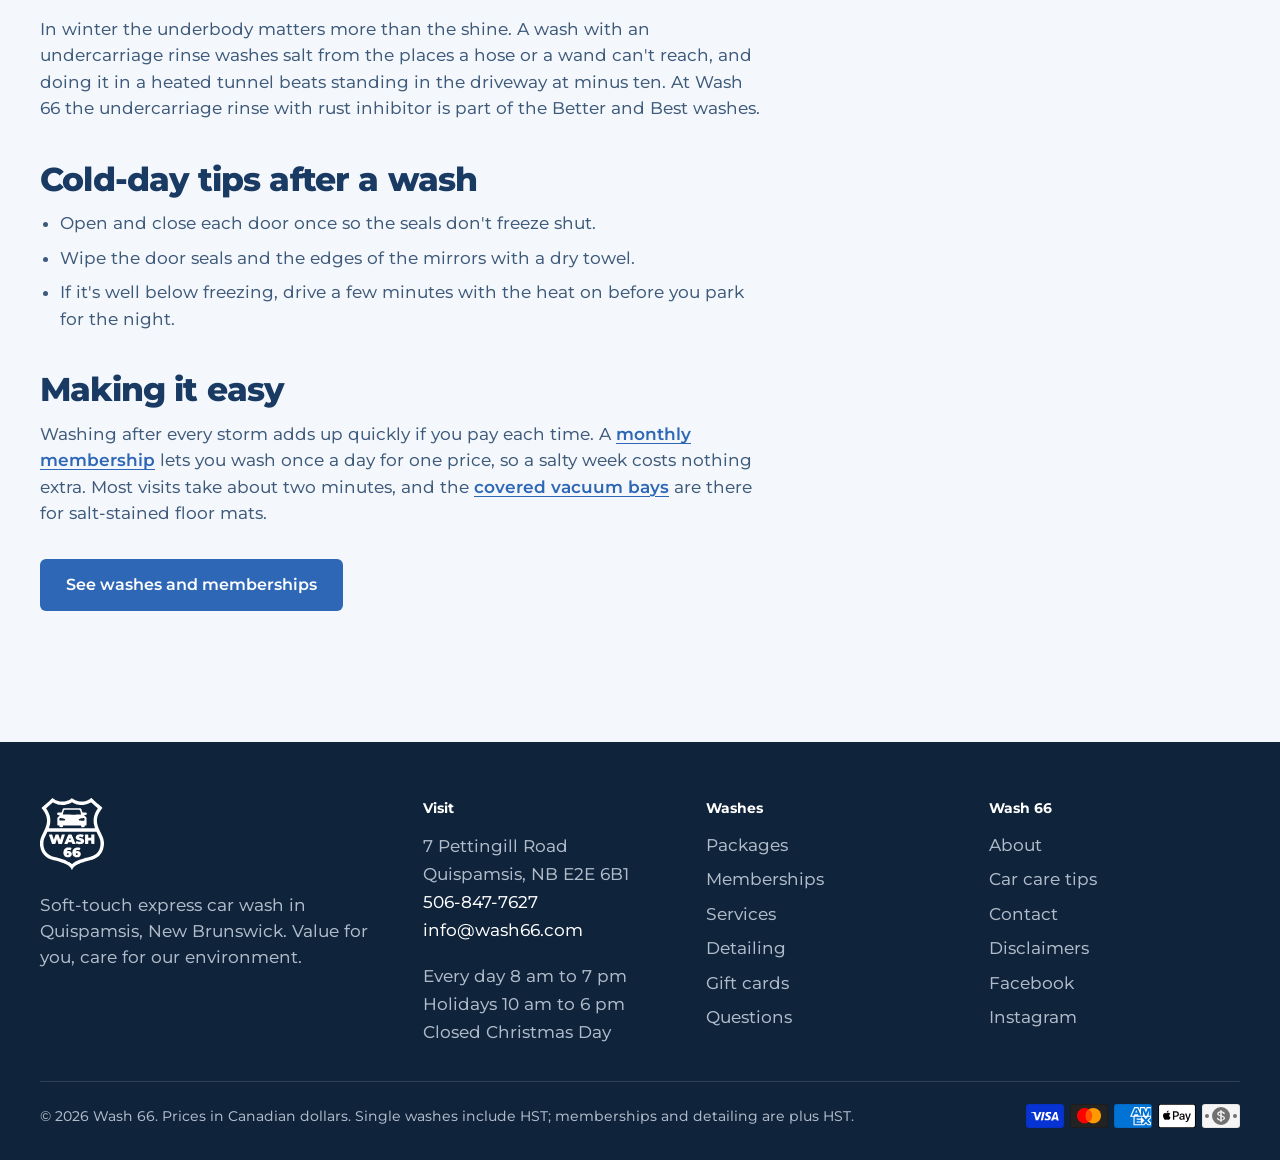
<file: car-care/winter-car-wash-new-brunswick/index.html>
<!doctype html>
<!-- Generated by build.py from src/pages/car-care/winter.html. Edit that file (and src/data.json), then run: python3 build.py -->
<html lang="en-CA">
<head>
  <meta charset="utf-8">
  <meta name="viewport" content="width=device-width, initial-scale=1, viewport-fit=cover">
  <title>How Often to Wash Your Car in an NB Winter | Wash 66</title>
  <meta name="description" content="Road salt keeps working on your car while it sits. How often to wash through a New Brunswick winter, where salt does the most damage, and cold-day tips.">
  <link rel="canonical" href="https://wash66.com/car-care/winter-car-wash-new-brunswick/">
  <meta name="robots" content="index, follow, max-image-preview:large">
  <meta name="theme-color" content="#193A62">
  <meta name="format-detection" content="telephone=no">

  <meta property="og:type" content="article">
  <meta property="og:site_name" content="Wash 66">
  <meta property="og:locale" content="en_CA">
  <meta property="og:title" content="How Often to Wash Your Car in an NB Winter | Wash 66">
  <meta property="og:description" content="Road salt keeps working on your car while it sits. How often to wash through a New Brunswick winter, where salt does the most damage, and cold-day tips.">
  <meta property="og:url" content="https://wash66.cooper-577.workers.dev/car-care/winter-car-wash-new-brunswick/">
  <meta property="og:image" content="https://wash66.cooper-577.workers.dev/assets/img/og.jpg?v=172c26ea">
  <meta property="og:image:width" content="1200">
  <meta property="og:image:height" content="630">
  <meta property="og:image:alt" content="Wash 66 car wash, 7 Pettingill Road, Quispamsis, NB. Open every day, 8 am to 7 pm.">
  <meta name="twitter:card" content="summary_large_image">
  <meta name="twitter:title" content="How Often to Wash Your Car in an NB Winter | Wash 66">
  <meta name="twitter:description" content="Road salt keeps working on your car while it sits. How often to wash through a New Brunswick winter, where salt does the most damage, and cold-day tips.">
  <meta name="twitter:image" content="https://wash66.cooper-577.workers.dev/assets/img/og.jpg?v=172c26ea">

  <link rel="icon" href="/favicon.ico" sizes="48x48">
  <link rel="icon" href="/assets/img/icons/icon.svg" type="image/svg+xml">
  <link rel="icon" href="/assets/img/icons/icon-96.png" type="image/png" sizes="96x96">
  <link rel="apple-touch-icon" href="/apple-touch-icon.png">
  <link rel="manifest" href="/site.webmanifest">

  <link rel="preload" href="/assets/fonts/montserrat-latin.woff2" as="font" type="font/woff2" crossorigin>
  <link rel="preload" as="image" href="/assets/img/photos/pickup-truck-car-wash-brushes-800.webp" media="(max-width: 899px)" fetchpriority="high">
  <link rel="preload" as="image" href="/assets/img/photos/pickup-truck-car-wash-brushes.webp" media="(min-width: 900px)" fetchpriority="high">
  <script>document.documentElement.className += " js";</script>
  <link rel="stylesheet" href="/assets/css/styles.css?v=8dfdc12d">
  <script src="/assets/js/main.js?v=6fd9780c" defer></script>
  <script src="/assets/js/live.js?v=2cdb5a87" defer></script>
  <script type="application/ld+json">
{
  "@context": "https://schema.org",
  "@graph": [
    {
      "@type": "AutoWash",
      "@id": "https://wash66.com/#business",
      "name": "Wash 66",
      "slogan": "Armour your car",
      "description": "Soft-touch express exterior car wash with monthly memberships, auto detailing and covered vacuum bays in Quispamsis, New Brunswick.",
      "url": "https://wash66.com/",
      "logo": "https://wash66.com/assets/img/icons/icon-512.png",
      "image": [
        "https://wash66.com/assets/img/photos/wash-66-building-quispamsis.webp",
        "https://wash66.com/assets/img/photos/soft-touch-car-wash-tunnel.webp"
      ],
      "telephone": "+15068477627",
      "email": "info@wash66.com",
      "priceRange": "$",
      "currenciesAccepted": "CAD",
      "paymentAccepted": "Cash, Credit Card, Visa, Mastercard, American Express, Apple Pay",
      "address": {
        "@type": "PostalAddress",
        "streetAddress": "7 Pettingill Road",
        "addressLocality": "Quispamsis",
        "addressRegion": "NB",
        "postalCode": "E2E 6B1",
        "addressCountry": "CA"
      },
      "geo": {
        "@type": "GeoCoordinates",
        "latitude": 45.4061317,
        "longitude": -65.9738007
      },
      "hasMap": "https://www.google.com/maps/place/Wash+66/@45.4061317,-65.9738007,17z/data=!4m6!3m5!1s0x4ca7ad0184f988fd:0x5b1b1e35667eea2c!8m2!3d45.4061317!4d-65.9738007!16s%2Fg%2F11j48ryvm3",
      "openingHoursSpecification": [
        {
          "@type": "OpeningHoursSpecification",
          "dayOfWeek": [
            "Monday",
            "Tuesday",
            "Wednesday",
            "Thursday",
            "Friday",
            "Saturday",
            "Sunday"
          ],
          "opens": "08:00",
          "closes": "19:00"
        }
      ],
      "areaServed": [
        {
          "@type": "City",
          "name": "Quispamsis"
        },
        {
          "@type": "City",
          "name": "Rothesay"
        },
        {
          "@type": "City",
          "name": "Hampton"
        },
        {
          "@type": "City",
          "name": "Saint John"
        }
      ],
      "sameAs": [
        "https://www.facebook.com/Wash66Ltd/",
        "https://www.instagram.com/wash66ltd/",
        "https://www.google.com/maps/place/Wash+66/@45.4061317,-65.9738007,17z/data=!4m6!3m5!1s0x4ca7ad0184f988fd:0x5b1b1e35667eea2c!8m2!3d45.4061317!4d-65.9738007!16s%2Fg%2F11j48ryvm3"
      ],
      "foundingDate": "2019"
    },
    {
      "@type": "BreadcrumbList",
      "@id": "https://wash66.com/car-care/winter-car-wash-new-brunswick/#breadcrumb",
      "itemListElement": [
        {
          "@type": "ListItem",
          "position": 1,
          "name": "Home",
          "item": "https://wash66.com/"
        },
        {
          "@type": "ListItem",
          "position": 2,
          "name": "Car care tips",
          "item": "https://wash66.com/car-care/"
        },
        {
          "@type": "ListItem",
          "position": 3,
          "name": "Winter car washing",
          "item": "https://wash66.com/car-care/winter-car-wash-new-brunswick/"
        }
      ]
    },
    {
      "@type": "BlogPosting",
      "@id": "https://wash66.com/car-care/winter-car-wash-new-brunswick/#article",
      "headline": "How often should you wash your car in a New Brunswick winter?",
      "description": "Road salt keeps working on your car while it sits. How often to wash through a New Brunswick winter, where salt does the most damage, and cold-day tips.",
      "datePublished": "2026-10-04",
      "dateModified": "2026-10-05",
      "image": "https://wash66.com/assets/img/og.jpg?v=172c26ea",
      "author": {
        "@id": "https://wash66.com/#business"
      },
      "publisher": {
        "@id": "https://wash66.com/#business"
      },
      "mainEntityOfPage": {
        "@id": "https://wash66.com/car-care/winter-car-wash-new-brunswick/#webpage"
      },
      "inLanguage": "en-CA"
    },
    {
      "@type": "WebPage",
      "@id": "https://wash66.com/car-care/winter-car-wash-new-brunswick/#webpage",
      "url": "https://wash66.com/car-care/winter-car-wash-new-brunswick/",
      "name": "How Often to Wash Your Car in an NB Winter | Wash 66",
      "description": "Road salt keeps working on your car while it sits. How often to wash through a New Brunswick winter, where salt does the most damage, and cold-day tips.",
      "isPartOf": {
        "@id": "https://wash66.com/#website"
      },
      "about": {
        "@id": "https://wash66.com/#business"
      },
      "inLanguage": "en-CA",
      "breadcrumb": {
        "@id": "https://wash66.com/car-care/winter-car-wash-new-brunswick/#breadcrumb"
      }
    }
  ]
}
  </script>
</head>
<body class="is-article">
  <a class="skip" href="#main">Skip to content</a>
  <div class="notice-bar" data-notices role="status" aria-label="Notices"></div>

  <header class="site-header" data-header>
    <div class="wrap header-inner">
      <a class="brand" href="/" aria-label="Wash 66 home">
        <img src="/assets/img/logo.svg" alt="Wash 66" width="161" height="181">
      </a>
      <nav class="nav" aria-label="Main">
<a href="/packages/">Washes &amp; packages</a>
<a href="/services/">Services</a>
<a href="/detailing/">Detailing</a>
<a href="/about/">About</a>
<a href="/contact/">Contact</a>
      </nav>
      <div class="header-actions">
        <a class="btn btn-white btn-sm" href="tel:+15068477627" aria-label="Call Wash 66 at 506-847-7627">
          <svg class="i" viewBox="0 0 24 24" aria-hidden="true"><path d="M6.6 10.8a15.1 15.1 0 0 0 6.6 6.6l2.2-2.2a1 1 0 0 1 1-.25 11.4 11.4 0 0 0 3.6.57 1 1 0 0 1 1 1V20a1 1 0 0 1-1 1A17 17 0 0 1 3 4a1 1 0 0 1 1-1h3.5a1 1 0 0 1 1 1c0 1.25.2 2.45.57 3.57a1 1 0 0 1-.25 1z"/></svg>
          <span>506-847-7627</span>
        </a>
        <button class="menu-btn" type="button" aria-expanded="false" aria-controls="mobile-menu" data-menu-btn>
          <span class="menu-btn-bars" aria-hidden="true"></span>
          <span class="sr-only">Menu</span>
        </button>
      </div>
    </div>
  </header>
  <div class="mobile-menu" id="mobile-menu" hidden data-menu>
    <nav class="wrap" aria-label="Mobile">
<a href="/packages/">Washes &amp; packages</a>
<a href="/services/">Services</a>
<a href="/detailing/">Detailing</a>
<a href="/about/">About</a>
<a href="/contact/">Contact</a>
<a href="/faq/">Questions</a>
<a href="/car-care/" aria-current="page">Car care tips</a>
<a href="/disclaimers/">Disclaimers</a>
    </nav>
  </div>

  <main id="main">
<section class="hero hero--page" style="--hero-sm: url('/assets/img/photos/pickup-truck-car-wash-brushes-800.webp'); --hero-lg: url('/assets/img/photos/pickup-truck-car-wash-brushes.webp');">
  <div class="hero-bg" aria-hidden="true"></div>
  <div class="hero-overlay" aria-hidden="true"></div>
  <div class="wrap">
    <nav class="crumbs" aria-label="Breadcrumb"><ol><li><a href="/">Home</a></li><li><a href="/car-care/">Car care tips</a></li><li aria-current="page">Winter car washing</li></ol></nav>
    <h1 class="page-title">How often should you wash your car in a New Brunswick winter?</h1>
    <p class="lede">Short answer: after every storm once the roads are salted, and at least every week or two through salt season, with an undercarriage rinse.</p>
  </div>
</section>


    <article class="section">
      <div class="wrap article">
        <div class="prose">
          <p>From the first snowfall until the street sweepers come out in spring, the roads around Quispamsis, Rothesay and Saint John are treated with salt and brine. It keeps the roads drivable. It also coats every car that drives on them, and most of it ends up where you can't see it.</p>

          <h2>Why salt is worth washing off</h2>
          <p>Salt on its own does little. Salt plus moisture speeds up rust on any bare or chipped metal, and winter here is wet: slush, freeze and thaw cycles, and the salt fog that rolls in off the Bay of Fundy. A crust that sits on your car for weeks keeps working the whole time, especially on mild days when it turns back into salty water.</p>

          <h2>Where salt does the most damage</h2>
          <ul>
            <li><strong>Brake and fuel lines</strong> run along the underside, right in the spray from your tires.</li>
            <li><strong>Rocker panels and door bottoms</strong> catch slush thrown up from the road.</li>
            <li><strong>Wheel wells</strong> pack with salty slush that can sit there for days.</li>
            <li><strong>The exhaust and subframe</strong> are bare or lightly coated metal.</li>
            <li><strong>Paint chips</strong> on the hood and around the wheel arches are where rust starts on the body.</li>
          </ul>

          <h2>How often to wash</h2>
          <p>A good rule for a Maritime winter:</p>
          <ul>
            <li><strong>After every storm,</strong> once the roads have been salted and the main roads are clear.</li>
            <li><strong>Every week or two</strong> in between, even if the car looks fine. Brine dries to a thin grey film that's easy to miss.</li>
            <li><strong>On milder days when you can.</strong> Washing above freezing means less chance of doors and locks icing up afterward.</li>
            <li><strong>One last thorough wash in spring</strong> to get the season's salt out of the underbody before summer.</li>
          </ul>

          <h2>What kind of wash</h2>
          <p>In winter the underbody matters more than the shine. A wash with an undercarriage rinse washes salt from the places a hose or a wand can't reach, and doing it in a heated tunnel beats standing in the driveway at minus ten. At Wash 66 the undercarriage rinse with rust inhibitor is part of the Better and Best washes.</p>

          <h2>Cold-day tips after a wash</h2>
          <ul>
            <li>Open and close each door once so the seals don't freeze shut.</li>
            <li>Wipe the door seals and the edges of the mirrors with a dry towel.</li>
            <li>If it's well below freezing, drive a few minutes with the heat on before you park for the night.</li>
          </ul>

          <h2>Making it easy</h2>
          <p>Washing after every storm adds up quickly if you pay each time. A <a href="/packages/">monthly membership</a> lets you wash once a day for one price, so a salty week costs nothing extra. Most visits take about two minutes, and the <a href="/services/">covered vacuum bays</a> are there for salt-stained floor mats.</p>
          <p class="article-cta"><a class="btn btn-primary" href="/packages/">See washes and memberships</a></p>
        </div>
      </div>
    </article>

  </main>

  <footer class="site-footer">
    <div class="wrap footer-grid">
      <div class="footer-brand">
        <a class="brand" href="/" aria-label="Wash 66 home"><img src="/assets/img/logo.svg" alt="Wash 66" width="161" height="181" loading="lazy"></a>
        <p>Soft-touch express car wash in Quispamsis, New Brunswick. Value for you, care for our environment.</p>
      </div>
      <div class="footer-col">
        <p class="footer-head">Visit</p>
        <address>
          7 Pettingill Road<br>Quispamsis, NB&nbsp;E2E&nbsp;6B1<br>
          <a href="tel:+15068477627">506-847-7627</a><br>
          <a href="mailto:info@wash66.com">info@wash66.com</a>
        </address>
        <p class="footer-hours" data-hours-footer>Every day 8&nbsp;am to 7&nbsp;pm<br>Holidays 10&nbsp;am to 6&nbsp;pm<br>Closed Christmas Day</p>
      </div>
      <nav class="footer-col" aria-label="Footer">
        <p class="footer-head">Washes</p>
        <a href="/packages/">Packages</a>
        <a href="/packages/#membership">Memberships</a>
        <a href="/services/">Services</a>
        <a href="/detailing/">Detailing</a>
        <a href="/#gift-cards">Gift cards</a>
        <a href="/faq/">Questions</a>
      </nav>
      <nav class="footer-col" aria-label="Company">
        <p class="footer-head">Wash 66</p>
        <a href="/about/">About</a>
        <a href="/car-care/">Car care tips</a>
        <a href="/contact/">Contact</a>
        <a href="/disclaimers/">Disclaimers</a>
        <a href="https://www.facebook.com/Wash66Ltd/" rel="noopener" target="_blank">Facebook</a>
        <a href="https://www.instagram.com/wash66ltd/" rel="noopener" target="_blank">Instagram</a>
      </nav>
    </div>
    <div class="wrap footer-bottom">
      <p>&copy; 2026 Wash 66. Prices in Canadian dollars. Single washes include HST; memberships and detailing are plus HST.</p>
      <ul class="pay-icons" aria-label="Payment methods we accept">
        <li><img src="/assets/img/payments/visa.svg" alt="Visa" width="38" height="24" loading="lazy"></li>
        <li><img src="/assets/img/payments/mastercard.svg" alt="Mastercard" width="38" height="24" loading="lazy"></li>
        <li><img src="/assets/img/payments/american-express.svg" alt="American Express" width="38" height="24" loading="lazy"></li>
        <li><img src="/assets/img/payments/apple-pay.svg" alt="Apple Pay" width="38" height="24" loading="lazy"></li>
        <li><img src="/assets/img/payments/cash.svg" alt="Cash" width="38" height="24" loading="lazy"></li>
      </ul>
    </div>
  </footer>

  <nav class="action-bar" aria-label="Quick actions" data-action-bar>
    <a href="tel:+15068477627">
      <svg viewBox="0 0 24 24" aria-hidden="true"><path d="M6.6 10.8a15.1 15.1 0 0 0 6.6 6.6l2.2-2.2a1 1 0 0 1 1-.25 11.4 11.4 0 0 0 3.6.57 1 1 0 0 1 1 1V20a1 1 0 0 1-1 1A17 17 0 0 1 3 4a1 1 0 0 1 1-1h3.5a1 1 0 0 1 1 1c0 1.25.2 2.45.57 3.57a1 1 0 0 1-.25 1z"/></svg>
      Call
    </a>
    <a href="https://www.google.com/maps/dir/?api=1&amp;destination=Wash+66,+7+Pettingill+Road,+Quispamsis,+NB+E2E+6B1" target="_blank" rel="noopener">
      <svg viewBox="0 0 24 24" aria-hidden="true"><path d="M12 2a7 7 0 0 0-7 7c0 5.25 7 13 7 13s7-7.75 7-13a7 7 0 0 0-7-7zm0 9.5A2.5 2.5 0 1 1 12 6.5a2.5 2.5 0 0 1 0 5z"/></svg>
      Directions
    </a>
    <a class="action-primary" href="/packages/">Prices</a>
  </nav>
</body>
</html>
</file>
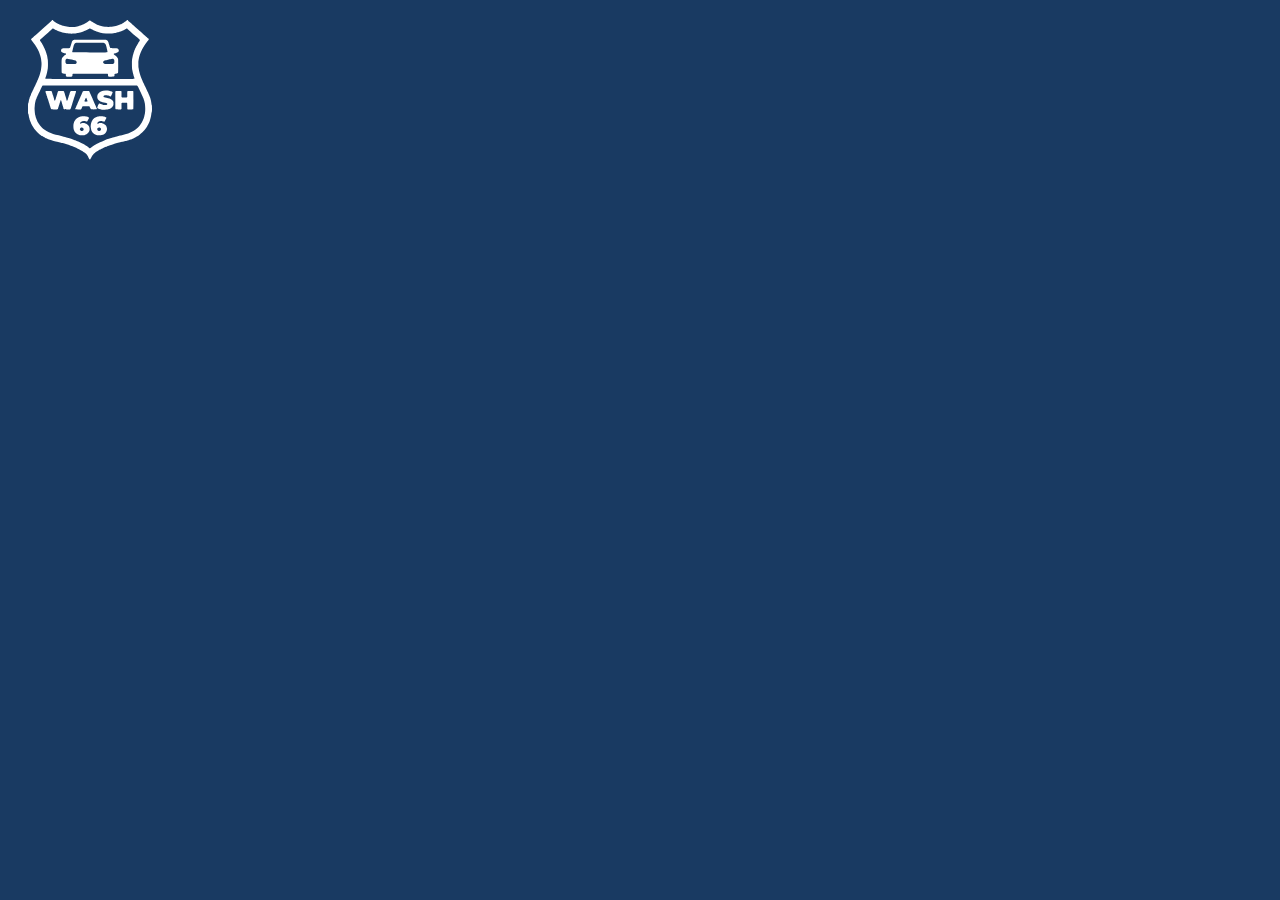
<file: tools/icon.html>
<!doctype html>
<html lang="en-CA">
<head>
  <meta charset="utf-8">
  <title>Home screen icon</title>
  <meta name="robots" content="noindex">
  <link rel="stylesheet" href="../assets/css/styles.css">
  <style>
    body { margin: 0; width: 180px; height: 180px; display: grid; place-items: center; background: var(--ink); }
    img { height: 140px; width: auto; }
  </style>
</head>
<body>
  <img src="../assets/img/logo.svg" alt="">
</body>
</html>
</file>
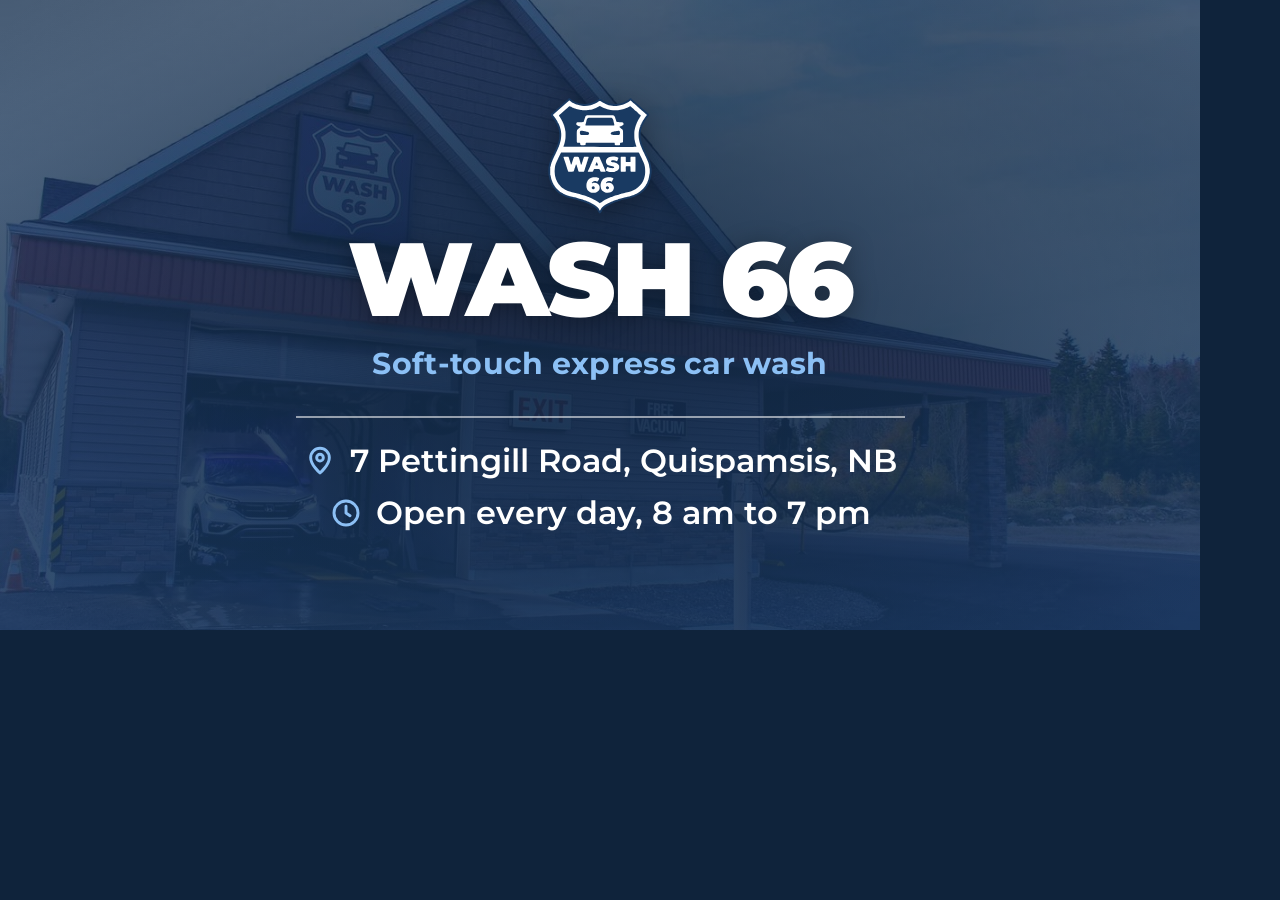
<file: tools/share-card.html>
<!doctype html>
<html lang="en-CA">
<head>
  <meta charset="utf-8">
  <title>Share card</title>
  <meta name="robots" content="noindex">
  <link rel="stylesheet" href="../assets/css/styles.css">
  <style>
    /* Link preview image (1200 x 630). Same photo and tint as the home page hero.
       Everything sits in the middle so square thumbnails (WhatsApp, some
       messengers) still show the logo, name, address and hours. */
    body { margin: 0; width: 1200px; height: 630px; overflow: hidden; background: var(--ink-deep); color: var(--white); }
    .og { position: relative; isolation: isolate; width: 1200px; height: 630px; display: flex; flex-direction: column; align-items: center; justify-content: center; text-align: center; }
    .og-bg { position: absolute; inset: 0; z-index: -2; background: url("../assets/img/photos/wash-66-building-quispamsis.webp") 50% 40% / cover no-repeat; opacity: .6; }
    .og-tint {
      position: absolute; inset: 0; z-index: -1;
      background:
        radial-gradient(ellipse 62% 78% at 50% 50%, color-mix(in srgb, var(--ink-deep) 70%, transparent) 0%, transparent 100%),
        linear-gradient(180deg, color-mix(in srgb, var(--ink) 50%, transparent) 0%, color-mix(in srgb, var(--ink) 82%, transparent) 100%);
    }
    .og-logo { width: 104px; height: auto; margin-bottom: 18px; filter: drop-shadow(0 6px 16px rgba(0,0,0,.35)); }
    .og h1 { margin: 0; font-size: 104px; font-weight: 900; line-height: .9; letter-spacing: -0.03em; text-transform: uppercase; text-shadow: 0 4px 24px rgba(0,0,0,.35); }
    .og-sub { margin: 14px 0 0; font-size: 30px; font-weight: 700; color: var(--accent-on-dark); letter-spacing: .01em; }
    .og-facts { list-style: none; margin: 28px 0 0; padding: 24px 8px 0; display: grid; justify-items: center; gap: 14px; border-top: 2px solid rgba(255,255,255,.55); }
    .og-facts li { display: flex; align-items: center; gap: 14px; font-size: 32px; font-weight: 600; line-height: 1.2; white-space: nowrap; }
    .og-facts svg { width: 32px; height: 32px; flex: none; color: var(--accent-on-dark); }
  </style>
</head>
<body>
  <div class="og">
    <div class="og-bg"></div>
    <div class="og-tint"></div>
    <img class="og-logo" src="../assets/img/logo-badge.svg" alt="">
    <h1>Wash 66</h1>
    <p class="og-sub">Soft-touch express car wash</p>
    <ul class="og-facts">
      <li>
        <svg viewBox="0 0 24 24" fill="none" stroke="currentColor" stroke-width="2.2" stroke-linecap="round" stroke-linejoin="round" aria-hidden="true"><path d="M12 21s-7-6.1-7-11.5a7 7 0 0 1 14 0C19 14.9 12 21 12 21z"/><circle cx="12" cy="9.5" r="2.5"/></svg>
        7 Pettingill Road, Quispamsis, NB
      </li>
      <li>
        <svg viewBox="0 0 24 24" fill="none" stroke="currentColor" stroke-width="2.2" stroke-linecap="round" stroke-linejoin="round" aria-hidden="true"><circle cx="12" cy="12" r="9"/><path d="M12 7v5l3 2"/></svg>
        Open every day, 8 am to 7 pm
      </li>
    </ul>
  </div>
</body>
</html>
</file>
<file: assets/css/styles.css>
/* Wash 66 */

@font-face {
  font-family: "Montserrat";
  font-style: normal;
  font-display: swap;
  font-weight: 100 900;
  src: url("../fonts/montserrat-latin.woff2") format("woff2-variations"), url("../fonts/montserrat-latin.woff2") format("woff2");
  unicode-range: U+0000-00FF, U+0131, U+0152-0153, U+02BB-02BC, U+02C6, U+02DA, U+02DC, U+0304, U+0308, U+0329, U+2000-206F, U+20AC, U+2122, U+2191, U+2193, U+2212, U+2215, U+FEFF, U+FFFD;
}
@font-face {
  font-family: "Montserrat";
  font-style: normal;
  font-display: swap;
  font-weight: 100 900;
  src: url("../fonts/montserrat-latin-ext.woff2") format("woff2-variations"), url("../fonts/montserrat-latin-ext.woff2") format("woff2");
  unicode-range: U+0100-02BA, U+02BD-02C5, U+02C7-02CC, U+02CE-02D7, U+02DD-02FF, U+1D00-1DBF, U+1E00-1E9F, U+1EF2-1EFF, U+2020, U+20A0-20AB, U+20AD-20C0, U+2113, U+2C60-2C7F, U+A720-A7FF;
}

:root {
  /*
    BRAND COLOURS, taken from the Wash 66 logo and current site.
    Change these to retheme the whole site. Everything else is derived from them.
  */
  --brand-dark: #193A62;          /* Wash 66 navy: header, dark sections, text */
  --brand-accent: #2D67B6;        /* royal blue: main buttons, badges, links */
  --brand-on-accent: #FFFFFF;     /* text that sits on the accent colour */
  --brand-accent-light: #8CC0F5;  /* lighter blue for highlights on navy backgrounds */
  --brand-secondary: #3C6089;     /* steel blue: winter section and water accents */
  --brand-light: #F4F7FB;         /* page background */

  --ink: var(--brand-dark);
  --ink-2: color-mix(in srgb, var(--brand-dark), #fff 5%);
  --ink-3: color-mix(in srgb, var(--brand-dark), #fff 11%);
  --ink-deep: color-mix(in srgb, var(--brand-dark), #000 40%);
  --paper: var(--brand-light);
  --paper-2: color-mix(in srgb, var(--brand-light), var(--brand-dark) 6%);
  --white: #FFFFFF;
  --text: var(--ink);
  --text-2: color-mix(in srgb, var(--ink), #fff 16%);
  --muted: color-mix(in srgb, var(--ink), #fff 22%);
  --muted-light: color-mix(in srgb, var(--ink), #fff 66%);
  --line: color-mix(in srgb, var(--ink) 13%, transparent);
  --line-light: rgba(255, 255, 255, 0.14);
  --accent: var(--brand-accent);
  --accent-dark: color-mix(in srgb, var(--brand-accent), #000 12%);
  --on-accent: var(--brand-on-accent);
  --accent-on-dark: var(--brand-accent-light);
  --accent-soft: color-mix(in srgb, var(--brand-accent), #fff 80%);
  --star: #F5B400;
  --cool: var(--brand-secondary);
  --ice-bg: color-mix(in srgb, var(--brand-secondary), #fff 82%);

  --radius: 6px;
  --radius-lg: 10px;
  --wrap: 1200px;
  --gutter: clamp(16px, 5vw, 40px);
  --header-h: 72px;
  --font: "Montserrat", system-ui, -apple-system, "Segoe UI", Roboto, "Helvetica Neue", Arial, sans-serif;
  --ease: cubic-bezier(.2, .7, .2, 1);
}

*, *::before, *::after { box-sizing: border-box; }

html {
  -webkit-text-size-adjust: 100%;
  text-size-adjust: 100%;
  scroll-behavior: smooth;
  scroll-padding-top: calc(var(--header-h) + 12px);
}
@media (prefers-reduced-motion: reduce) {
  html { scroll-behavior: auto; }
  *, *::before, *::after { animation-duration: .01ms !important; animation-iteration-count: 1 !important; transition-duration: .01ms !important; }
}

body {
  margin: 0;
  background: var(--paper);
  color: var(--text);
  font-family: var(--font);
  font-size: 16.5px;
  font-weight: 450;
  line-height: 1.6;

  -webkit-font-smoothing: antialiased;
  -moz-osx-font-smoothing: grayscale;
  overflow-x: hidden;
}
body.menu-open { overflow: hidden; }

img, svg { display: block; max-width: 100%; }
a { color: inherit; }
button { font: inherit; color: inherit; }
p { margin: 0 0 1em; }
h1, h2, h3 { margin: 0; font-weight: 800; line-height: 1.05; letter-spacing: -0.025em; text-wrap: balance; }
h2 { font-size: clamp(1.9rem, 1.25rem + 2.9vw, 3.3rem); }
h3 { font-size: 1.25rem; letter-spacing: -0.01em; }

.wrap { width: 100%; max-width: calc(var(--wrap) + var(--gutter) * 2); margin: 0 auto; padding: 0 var(--gutter); }
.sr-only { position: absolute; width: 1px; height: 1px; padding: 0; margin: -1px; overflow: hidden; clip: rect(0 0 0 0); white-space: nowrap; border: 0; }
.skip { position: absolute; left: 12px; top: -60px; z-index: 100; background: var(--accent); color: var(--on-accent); padding: 10px 14px; border-radius: 10px; font-weight: 700; }
.skip:focus { top: 12px; }

:focus-visible { outline: 3px solid var(--accent-dark); outline-offset: 3px; border-radius: 6px; }
.section--ink :focus-visible, .site-footer :focus-visible, .site-header :focus-visible, .mobile-menu :focus-visible, .hero :focus-visible, .action-bar :focus-visible { outline-color: var(--accent-on-dark); }
.section--ink .calc :focus-visible { outline-color: var(--accent-dark); }

/* ---------- Buttons ---------- */
.btn {
  display: inline-flex; align-items: center; justify-content: center; gap: 8px;
  min-height: 52px; padding: 0 24px;
  border-radius: 6px; border: 2px solid transparent;
  font-weight: 700; font-size: 1rem; letter-spacing: 0;
  text-decoration: none; white-space: nowrap; cursor: pointer;
  transition: background-color .2s var(--ease), color .2s var(--ease), border-color .2s var(--ease), transform .2s var(--ease);
}
.btn:active { transform: translateY(1px); }
.btn-sm { min-height: 44px; padding: 0 16px; font-size: .95rem; }
.btn-primary { background: var(--accent); color: var(--on-accent); }
.btn-primary:hover { background: var(--accent-dark); }
.section--ink .btn-primary, .btn-white { background: var(--white); color: var(--accent); }
.section--ink .btn-primary:hover, .btn-white:hover { background: var(--accent-soft); color: var(--accent-dark); }
.btn-ink { background: var(--ink); color: var(--paper); }
.btn-ink:hover { background: var(--ink-3); }
.btn-outline { border-color: var(--accent); color: var(--accent); background: transparent; }
.btn-outline:hover { background: var(--accent); color: var(--on-accent); }
.btn-outline-light { border-color: rgba(255,255,255,.5); color: var(--white); }
.btn-outline-light:hover { border-color: var(--white); background: rgba(255,255,255,.08); }
.i { width: 18px; height: 18px; fill: currentColor; flex: none; }

/* ---------- Brand ---------- */
.brand { display: inline-flex; align-items: center; text-decoration: none; line-height: 0; }
.brand img { height: 54px; width: auto; }
@media (min-width: 1000px) {
  :root { --header-h: 88px; }
  .site-header .brand img { height: 68px; }
}
.site-footer .brand img { height: 72px; }

/* ---------- Header ---------- */
.site-header {
  position: sticky; top: 0; z-index: 50;
  background: var(--ink); color: var(--white);
  border-bottom: 1px solid transparent;
  transition: border-color .2s var(--ease);
}
.site-header.is-scrolled { border-bottom-color: var(--line-light); }
.header-inner { height: var(--header-h); display: flex; align-items: center; justify-content: space-between; gap: 16px; }
.nav { display: none; }
.nav a { text-decoration: none; font-weight: 600; font-size: .95rem; padding: 8px 2px; position: relative; }
.nav a::after { content: ""; position: absolute; left: 0; right: 0; bottom: 2px; height: 2px; background: var(--accent-on-dark); transform: scaleX(0); transform-origin: left; transition: transform .25s var(--ease); }
.nav a:hover::after { transform: scaleX(1); }
.header-actions { display: flex; align-items: center; gap: 10px; }
.header-actions .btn span { display: none; }
.header-actions .btn { width: 44px; padding: 0; }

.menu-btn {
  width: 44px; height: 44px; border-radius: 6px; border: 2px solid rgba(255,255,255,.6);
  background: transparent; display: grid; place-items: center; cursor: pointer;
}
.menu-btn-bars, .menu-btn-bars::before, .menu-btn-bars::after {
  display: block; width: 18px; height: 2px; background: var(--white); border-radius: 2px; position: relative;
  transition: transform .25s var(--ease), opacity .2s;
}
.menu-btn-bars::before, .menu-btn-bars::after { content: ""; position: absolute; left: 0; }
.menu-btn-bars::before { top: -6px; }
.menu-btn-bars::after { top: 6px; }
.menu-btn[aria-expanded="true"] .menu-btn-bars { background: transparent; }
.menu-btn[aria-expanded="true"] .menu-btn-bars::before { transform: translateY(6px) rotate(45deg); }
.menu-btn[aria-expanded="true"] .menu-btn-bars::after { transform: translateY(-6px) rotate(-45deg); }

.mobile-menu {
  position: fixed; inset: var(--header-h) 0 0 0; z-index: 49;
  background: var(--ink); color: var(--white); overflow-y: auto;
  padding: 12px 0 calc(32px + env(safe-area-inset-bottom));
}
.mobile-menu[hidden] { display: none; }
.mobile-menu nav { display: flex; flex-direction: column; }
.mobile-menu a {
  text-decoration: none; font-weight: 800;
  font-size: 1.6rem; letter-spacing: -0.02em; padding: 14px 0;
  border-bottom: 1px solid var(--line-light);
}
.mobile-menu a:last-child { font-size: 1.05rem; font-weight: 600; color: var(--muted-light); border-bottom: 0; }

@media (min-width: 1000px) {
  .nav { display: flex; gap: 26px; }
  .menu-btn { display: none; }
  .header-actions .btn { width: auto; padding: 0 16px; }
  .header-actions .btn span { display: inline; }
}

/* ---------- Sections ---------- */
.section { padding: clamp(64px, 9vw, 120px) 0; }
.section--ink { background: var(--ink); color: var(--paper); }
.section--ice { background: var(--ice-bg); }
.section--paper2 { background: var(--paper-2); }
.section-head { margin-bottom: clamp(32px, 5vw, 56px); max-width: 760px; }
.section-head--split { max-width: none; display: grid; gap: 24px; align-items: end; }
.section-lede { color: var(--muted); font-size: 1.1rem; max-width: 56ch; margin: 18px 0 0; }
.section--ink .section-lede { color: var(--muted-light); }
.section-head--split .section-lede { margin: 0; }
@media (min-width: 900px) {
  .section-head--split { grid-template-columns: 1.3fr 1fr; gap: 48px; }
}

/* ---------- Hero ---------- */
.hero { position: relative; isolation: isolate; overflow: hidden; background: var(--ink-deep); color: var(--white); padding: clamp(28px, 5vw, 72px) 0 clamp(56px, 8vw, 104px); }
.hero-bg { position: absolute; inset: 0; z-index: -2; background: 60% 35% / cover no-repeat; opacity: .6; }
@media (min-width: 900px) { .hero-bg { background-position: 50% 30%; } }
.hero-overlay {
  position: absolute; inset: 0; z-index: -1;
  background:
    linear-gradient(90deg, color-mix(in srgb, var(--ink-deep) 78%, transparent) 0%, color-mix(in srgb, var(--ink-deep) 30%, transparent) 75%),
    linear-gradient(180deg, color-mix(in srgb, var(--ink) 45%, transparent) 0%, color-mix(in srgb, var(--ink) 80%, transparent) 100%);
}
.hero .status { background: var(--ink-deep); border-color: rgba(255,255,255,.2); color: var(--white); }
.hero .lede { color: color-mix(in srgb, #fff 82%, var(--ink)); }
.hero .btn-primary { background: var(--white); color: var(--accent); }
.hero .btn-primary:hover { background: var(--accent-soft); color: var(--accent-dark); }
.hero .hero-facts { border-top-color: rgba(255,255,255,.7); }
.hero .hero-facts li + li { border-left-color: rgba(255,255,255,.2); }
.hero .hero-facts strong { color: var(--white); }
.hero .hero-facts span { color: var(--muted-light); }
.hero .ba--hero { box-shadow: 0 2px 4px rgba(0,0,0,.25), 0 12px 24px -8px rgba(0,0,0,.45); }
.hero-grid { display: grid; gap: 32px; align-items: center; }
.status {
  display: inline-flex; align-items: center; gap: 10px;
  padding: 7px 14px 7px 12px; border-radius: 6px;
  background: var(--white); border: 1px solid var(--line);
  font-size: .9rem; font-weight: 600; margin-bottom: 22px;
}
.status .dot { width: 9px; height: 9px; border-radius: 50%; background: #9AA4AC; }
.status.is-open .dot { background: #2FB06B; }
.status.is-closed .dot { background: #C8483A; }
.hero-title {
  font-size: clamp(2.7rem, 1.2rem + 7.4vw, 5.9rem);
  font-weight: 900; line-height: .95; letter-spacing: -0.03em; text-transform: uppercase;
  margin-bottom: 24px;
}
.lede { font-size: clamp(1.08rem, 1rem + .35vw, 1.25rem); font-weight: 500; color: var(--text-2); max-width: 36ch; margin-bottom: 28px; }
.cta-row { display: flex; flex-wrap: wrap; gap: 12px; }
.hero .cta-row .btn { flex: 1 1 auto; }
.hero-facts {
  list-style: none; padding: 0; margin: 32px 0 0;
  display: grid; grid-template-columns: repeat(3, 1fr);
  border-top: 2px solid var(--ink);
}
.hero-facts li { padding: 14px 10px 0 0; }
.hero-facts li + li { padding-left: 12px; border-left: 1px solid var(--line); }
.hero-facts strong { display: block; font-size: clamp(1.25rem, 1rem + 1vw, 1.75rem); font-weight: 850; letter-spacing: -0.02em; line-height: 1.1; }
.hero-facts span { display: block; font-size: .85rem; color: var(--muted); line-height: 1.3; margin-top: 4px; }
@media (max-width: 420px) { .hero-facts span { font-size: .78rem; } .hero-facts li + li { padding-left: 10px; } }

@media (min-width: 560px) {
  .hero .cta-row .btn { flex: 0 0 auto; }
}
@media (min-width: 900px) {
  .hero-grid { grid-template-columns: 1.02fr 1fr; gap: clamp(32px, 5vw, 72px); }
  .hero-visual { order: 2; }
}

/* ---------- Strip ---------- */


/* ---------- Before / after slider ---------- */
.ba {
  --pos: 50%;
  position: relative; margin: 0; overflow: hidden;
  aspect-ratio: 4 / 3; border-radius: var(--radius-lg);
  background: #1a1f24; isolation: isolate;
  touch-action: pan-y; user-select: none; -webkit-user-select: none;
  cursor: ew-resize;
}
.ba img { position: absolute; inset: 0; width: 100%; height: 100%; object-fit: cover; pointer-events: none; -webkit-user-drag: none; }
.ba-before { clip-path: inset(0 calc(100% - var(--pos)) 0 0); }
.ba-handle {
  position: absolute; top: 0; bottom: 0; left: var(--pos); width: 0; z-index: 2;
}
.ba-handle::before {
  content: ""; position: absolute; top: 0; bottom: 0; left: -1.5px; width: 3px; background: var(--white);
  box-shadow: 0 0 0 1px rgba(0,0,0,.08), 0 0 18px rgba(0,0,0,.25);
}
.ba-knob {
  position: absolute; top: 50%; left: 0; transform: translate(-50%, -50%);
  width: 52px; height: 52px; border-radius: 50%;
  background: var(--accent); display: grid; place-items: center;
  box-shadow: 0 1px 3px rgba(0,0,0,.35), 0 0 0 3px rgba(255,255,255,.9);
  transition: transform .2s var(--ease);
}
.ba-knob svg { width: 24px; height: 24px; fill: none; stroke: var(--on-accent); stroke-width: 2.4; stroke-linecap: round; stroke-linejoin: round; }
.ba.is-dragging .ba-knob { transform: translate(-50%, -50%) scale(1.08); }
.ba-tag {
  position: absolute; top: 14px; z-index: 3;
  padding: 5px 9px; border-radius: 4px;
  font-size: .75rem; font-weight: 700; letter-spacing: .08em; text-transform: uppercase;
  background: var(--ink); color: var(--white);
  pointer-events: none;
}
.ba-tag--before { left: 14px; }
.ba-tag--after { right: 14px; }
.ba-range {
  position: absolute; inset: auto 0 0 0; width: 100%; height: 1px; margin: 0;
  opacity: 0; pointer-events: none;
}
.ba:has(.ba-range:focus-visible) { outline: 3px solid var(--accent-dark); outline-offset: 4px; }
.ba-hint {
  position: absolute; left: 50%; bottom: 16px; transform: translateX(-50%); z-index: 3;
  padding: 8px 14px; border-radius: 6px; background: var(--white); color: var(--ink);
  font-size: .85rem; font-weight: 700; white-space: nowrap; pointer-events: none;
  box-shadow: 0 1px 3px rgba(0,0,0,.25);
  transition: opacity .4s var(--ease), transform .4s var(--ease);
}
.ba.has-moved .ba-hint { opacity: 0; transform: translate(-50%, 8px); }
@media (min-width: 900px) {
  .ba--hero { aspect-ratio: 5 / 5.2; }
  .ba--hero img { object-position: 35% 50%; }
}

/* ---------- Tiers ---------- */
.toggle {
  display: inline-grid; grid-template-columns: 1fr 1fr; gap: 4px;
  padding: 4px; border-radius: 8px; background: var(--white); border: 1px solid var(--line);
  justify-self: start; width: 100%; max-width: 440px; grid-template-columns: auto auto;
}
.toggle-btn {
  border: 0; background: transparent; border-radius: 5px; min-height: 44px; padding: 0 16px;
  font-weight: 700; font-size: .95rem; cursor: pointer; color: var(--muted);
  transition: background-color .2s var(--ease), color .2s var(--ease);
}
.toggle-btn[aria-pressed="true"] { background: var(--accent); color: var(--on-accent); }
@media (min-width: 900px) { .toggle { justify-self: end; } }

.tiers { display: grid; gap: 16px; }
.tier {
  position: relative; display: flex; flex-direction: column;
  padding: 28px 24px 26px; border-radius: var(--radius-lg);
  background: var(--white); border: 1px solid var(--line);
}
.tier-head { display: block; }
.tier-name { font-size: clamp(2rem, 1.6rem + 1.5vw, 2.7rem); font-weight: 900; letter-spacing: -0.02em; text-transform: uppercase; }
.tier-tag { margin: 8px 0 0; color: var(--muted); font-weight: 600; font-size: .95rem; }
.price { display: flex; align-items: baseline; gap: 2px; margin: 22px 0 22px; padding-bottom: 20px; border-bottom: 1px solid var(--line); }
.price-cur { font-size: 1.6rem; font-weight: 800; align-self: flex-start; margin-top: .35em; }
.price-amt { font-size: clamp(3.4rem, 2.8rem + 2.4vw, 4.4rem); font-weight: 800; line-height: .9; letter-spacing: -0.04em; font-variant-numeric: tabular-nums; }
.price-per { font-weight: 600; color: var(--muted); margin-left: 6px; }
.price-per small { display: block; font-size: .8em; font-weight: 600; margin-top: 2px; }
.price-cents { font-size: .5em; letter-spacing: -0.02em; vertical-align: .72em; margin-left: 1px; }
.price.is-swapping .price-amt { animation: pop .35s var(--ease); }
@keyframes pop { 0% { opacity: 0; transform: translateY(6px); } 100% { opacity: 1; transform: none; } }
.feat-lead { font-weight: 700; font-size: .9rem; margin: 0 0 10px; color: var(--muted); }
.feat { list-style: none; padding: 0; margin: 0; display: grid; gap: 10px; }
.feat li { position: relative; padding-left: 30px; font-weight: 500; }
.feat li::before {
  content: ""; position: absolute; left: 0; top: .2em; width: 20px; height: 20px; border-radius: 50%;
  background: var(--accent);
}
.feat li::after {
  content: ""; position: absolute; left: 7px; top: calc(.2em + 4px); width: 6px; height: 10px;
  border: solid var(--on-accent); border-width: 0 2.4px 2.4px 0; transform: rotate(45deg);
}
.tier--better { border-color: var(--accent); }
.tier-flag {
  position: absolute; top: -13px; left: 22px; margin: 0;
  background: var(--accent); color: var(--on-accent); border: 0;
  font-size: .8rem; font-weight: 800; letter-spacing: .04em; text-transform: uppercase;
  padding: 4px 10px; border-radius: 4px;
}
.tier--best { background: var(--ink); color: var(--paper); border-color: var(--ink); }
.tier--best .tier-tag, .tier--best .price-per, .tier--best .feat-lead { color: var(--muted-light); }
.tier--best .price { border-color: var(--line-light); }
.tier--best .price-amt { color: var(--accent-on-dark); }
.tier--best .feat li::before { background: var(--accent-on-dark); }
.tier--best .feat li::after { border-color: var(--ink); }
.tiers-note { margin: 28px 0 0; color: var(--muted); font-size: 1rem; }
.tiers-note a { color: var(--accent); font-weight: 700; text-underline-offset: 3px; }
@media (min-width: 900px) {
  .tiers { grid-template-columns: repeat(3, 1fr); gap: 20px; }
  .tier { padding: 34px 30px 32px; }
}

/* ---------- Membership ---------- */
.member-grid { display: grid; gap: 40px; }
.steps { list-style: none; padding: 0; margin: 0; counter-reset: step; display: grid; gap: 0; }
.steps li {
  counter-increment: step; position: relative;
  display: grid; grid-template-columns: 56px 1fr; grid-template-rows: auto 1fr; column-gap: 16px; align-items: start;
  padding: 22px 0; border-top: 1px solid var(--line-light);
}
.steps li:last-child { border-bottom: 1px solid var(--line-light); }
.steps li::before {
  content: counter(step);
  grid-row: 1 / 3;
  font-weight: 900; font-size: 1.6rem; color: var(--accent-on-dark); line-height: 1.1;
}
.steps h3 { font-size: 1.35rem; margin-bottom: 6px; }
.steps p { margin: 0; color: var(--muted-light); }

@media (min-width: 900px) {
  .member-grid { grid-template-columns: 1.1fr 1fr; gap: 64px; }
  .steps li { grid-template-columns: 72px 1fr; padding: 26px 0; }
  .steps li::before { font-size: 2rem; }
}

/* Calculator */
.calc {
  margin-top: clamp(40px, 6vw, 72px);
  display: grid; gap: 28px;
  background: var(--paper); color: var(--ink);
  border-radius: var(--radius-lg); padding: 26px 22px;
}
.calc-title { font-size: 1.6rem; margin-bottom: 18px; }
.chips { display: grid; grid-template-columns: repeat(3, minmax(0, 1fr)); max-width: 360px; gap: 8px; margin-bottom: 22px; }
.chip {
  min-height: 44px; padding: 0 8px; border-radius: 6px; border: 2px solid var(--accent); color: var(--accent);
  background: transparent; font-weight: 700; cursor: pointer;
}
.chip[aria-pressed="true"] { background: var(--accent); color: var(--on-accent); }
.calc-label { display: flex; justify-content: space-between; align-items: baseline; font-weight: 700; margin-bottom: 10px; }
.calc-label output { font-size: 2rem; font-weight: 900; font-variant-numeric: tabular-nums; }
.calc-range { width: 100%; margin: 0; height: 44px; background: transparent; -webkit-appearance: none; appearance: none; cursor: pointer; }
.calc-range::-webkit-slider-runnable-track { height: 8px; border-radius: 8px; background: linear-gradient(90deg, var(--accent) var(--fill, 20%), var(--paper-2) var(--fill, 20%)); }
.calc-range::-moz-range-track { height: 8px; border-radius: 8px; background: var(--paper-2); }
.calc-range::-moz-range-progress { height: 8px; border-radius: 8px; background: var(--accent); }
.calc-range::-webkit-slider-thumb { -webkit-appearance: none; width: 30px; height: 30px; margin-top: -11px; border-radius: 50%; background: var(--white); border: 3px solid var(--accent); box-shadow: 0 2px 6px color-mix(in srgb, var(--ink) 25%, transparent); }
.calc-range::-moz-range-thumb { width: 24px; height: 24px; border-radius: 50%; background: var(--white); border: 3px solid var(--accent); }
.calc-scale { display: grid; grid-template-columns: 1fr auto 1fr; gap: 8px; font-size: .8rem; color: var(--muted); margin-top: 6px; }
.calc-scale span:last-child { text-align: right; }
.calc-out { display: grid; gap: 16px; align-content: center; }
.bar-row { display: grid; grid-template-columns: 1fr auto; grid-template-areas: "label val" "bar bar"; gap: 6px 12px; align-items: baseline; }
.bar-label { grid-area: label; font-weight: 600; }
.bar-label small { display: block; font-size: .82em; font-weight: 500; color: var(--muted); }
.bar-val { grid-area: val; font-weight: 900; font-size: 1.5rem; font-variant-numeric: tabular-nums; }
.bar { grid-area: bar; height: 16px; background: var(--paper-2); border-radius: 8px; overflow: hidden; }
.bar-fill { display: block; height: 100%; width: 0; border-radius: 8px; transition: width .2s ease-out; }
.bar-fill--single { background: color-mix(in srgb, var(--ink) 45%, var(--paper)); }
.bar-fill--monthly { background: var(--accent); }
.calc-verdict { margin: 4px 0 0; font-size: 1.2rem; font-weight: 800; }
@media (min-width: 900px) {
  .calc { grid-template-columns: 1fr 1fr; gap: 56px; padding: 40px 44px; }
}

/* ---------- Gallery ---------- */
.gallery { display: grid; gap: 28px; }
.gallery-item { margin: 0; }
.gallery-item .ba { border-radius: var(--radius); }
.gallery-item figcaption { margin-top: 14px; color: var(--muted); font-size: 1rem; }
.gallery-item figcaption strong { display: block; color: var(--ink); font-size: 1.15rem; margin-bottom: 2px; }
@media (min-width: 900px) {
  .gallery { grid-template-columns: repeat(3, 1fr); gap: 24px; }
}

/* ---------- Winter ---------- */
.winter-grid { display: grid; gap: 40px; align-items: center; }
.winter-copy h2 { margin-bottom: 22px; }
.winter-copy > p { color: var(--text-2); max-width: 58ch; }
@media (min-width: 900px) {
  .winter-grid { grid-template-columns: 1fr 1.05fr; gap: 64px; }
}

/* ---------- Extras ---------- */
.extras { display: grid; gap: 16px; }
.extra { border-radius: var(--radius-lg); padding: 30px 24px; border: 1px solid var(--line); background: var(--white); }
.extra-title { font-size: clamp(1.5rem, 1.2rem + 1.2vw, 2.1rem); margin-bottom: 14px; }
.extra p:last-child { margin: 0; color: var(--muted); max-width: 46ch; }
.extra--vac { background: var(--accent); border-color: var(--accent); color: var(--on-accent); }
.extra--vac p:last-child { color: color-mix(in srgb, var(--on-accent) 90%, var(--accent)); }
@media (min-width: 900px) {
  .extras { grid-template-columns: 1fr 1fr; gap: 20px; }
  .extra { padding: 44px 40px; }
}

/* ---------- Reviews ---------- */
.rating {
  display: inline-flex; align-items: center; flex-wrap: wrap; gap: 10px 12px;
  text-decoration: none; justify-self: start;
  background: var(--white); padding: 12px 18px; border-radius: var(--radius); border: 1px solid var(--line);
}
.rating:hover .rating-src { text-decoration: underline; }
.rating-score { font-size: 2rem; font-weight: 900; line-height: 1; }
.rating-stars { position: relative; width: 110px; height: 20px; background: color-mix(in srgb, var(--paper), var(--ink) 15%); -webkit-mask: var(--stars) 0 0 / 22px 20px repeat-x; mask: var(--stars) 0 0 / 22px 20px repeat-x; --stars: url("data:image/svg+xml,%3Csvg xmlns='http://www.w3.org/2000/svg' viewBox='0 0 22 20'%3E%3Cpath d='M11 1l2.9 6 6.6.8-4.9 4.5 1.3 6.5L11 15.6 5.1 18.8l1.3-6.5L1.5 7.8 8.1 7z'/%3E%3C/svg%3E"); }
.rating-stars span { position: absolute; inset: 0; width: calc(var(--r) / 5 * 100%); background: var(--star); }
.rating-src { font-weight: 600; color: var(--muted); font-size: .95rem; }
@media (min-width: 900px) { .rating { justify-self: end; } }

.reviews { display: grid; gap: 16px; }
.review { margin: 0; padding: 26px 24px; border-radius: var(--radius-lg); background: var(--white); border: 1px solid var(--line); display: flex; flex-direction: column; gap: 18px; }
.review p { margin: 0; font-size: 1.15rem; font-weight: 600; line-height: 1.4; }
.review footer { font-size: .85rem; font-weight: 700; letter-spacing: .06em; text-transform: uppercase; color: var(--muted); }
.review--big { background: var(--ink); color: var(--paper); border-color: var(--ink); }
.review--big p { font-size: clamp(1.35rem, 1.05rem + 1.3vw, 1.95rem); font-weight: 700; letter-spacing: -0.015em; }
.review--big p::before { color: var(--accent-on-dark); }
.review--big footer { color: var(--muted-light); }
.reviews-cta { margin: 28px 0 0; color: var(--muted); }
.reviews-cta a { color: var(--accent); font-weight: 700; text-underline-offset: 3px; }
@media (min-width: 700px) {
  .reviews { grid-template-columns: 1fr 1fr; }
  .review--big { grid-column: span 2; }
}
@media (min-width: 1000px) {
  .reviews { grid-template-columns: 1.4fr 1fr 1fr; grid-template-rows: auto auto; }
  .review--big { grid-column: 1; grid-row: span 2; padding: 40px 36px; }
}

/* ---------- FAQ ---------- */
.faq-grid { display: grid; gap: 32px; }
.faq-head h2 { margin-bottom: 4px; }
.faq-head .section-lede a { color: var(--accent); font-weight: 700; }
.faq { border-top: 2px solid var(--ink); }
.faq details { border-bottom: 1px solid var(--line); }
.faq summary {
  list-style: none; cursor: pointer; position: relative;
  padding: 20px 44px 20px 0; font-weight: 700; font-size: 1.12rem; line-height: 1.35;
}
.faq summary::-webkit-details-marker { display: none; }
.faq summary::after {
  content: ""; position: absolute; right: 4px; top: 50%; width: 26px; height: 26px; margin-top: -13px;
  border-radius: 50%;
  background:
    linear-gradient(var(--on-accent), var(--on-accent)) center / 10px 2.2px no-repeat,
    linear-gradient(var(--on-accent), var(--on-accent)) center / 2.2px 10px no-repeat,
    var(--accent);
  transition: transform .25s var(--ease);
}
.faq details[open] summary::after { transform: rotate(45deg); }
.faq details p { margin: 0 0 22px; color: var(--text-2); max-width: 62ch; }
.faq details a { font-weight: 700; color: var(--accent); }
.faq--grouped { border-top: 0; }
.faq-group { margin: 0; padding: 40px 0 12px; border-bottom: 2px solid var(--ink); font-size: .8rem; font-weight: 800; letter-spacing: .12em; text-transform: uppercase; color: var(--accent); }
.faq-group:first-child { padding-top: 0; }
.faq-jump { display: flex; flex-wrap: wrap; gap: 8px; margin-top: 20px; }
.faq-jump a { display: inline-flex; align-items: center; min-height: 44px; padding: 0 16px; border: 2px solid var(--accent); border-radius: 6px; color: var(--accent); font-weight: 700; text-decoration: none; }
.faq-jump a:hover { background: var(--accent); color: var(--on-accent); }
@media (min-width: 900px) {
  .faq-grid { grid-template-columns: 1fr 1.35fr; gap: 72px; }
  .faq-head { position: sticky; top: calc(var(--header-h) + 32px); align-self: start; }
}

/* ---------- Visit ---------- */
.visit-grid { display: grid; gap: 36px; }
.visit-info h2 { margin-bottom: 14px; }
.visit-info .cta-row .btn { flex: 1 1 auto; }
@media (min-width: 560px) { .visit-info .cta-row .btn { flex: 0 0 auto; } }
.visit-area { color: var(--muted-light); font-size: 1.05rem; }
.hours { margin: 26px 0 8px; border-top: 1px solid var(--line-light); }
.hours div { display: flex; justify-content: space-between; align-items: baseline; gap: 16px; padding: 14px 0; border-bottom: 1px solid var(--line-light); }
.hours dt { font-weight: 600; color: var(--muted-light); }
.hours dd { margin: 0; font-weight: 800; font-size: 1.15rem; }
.hours-note { color: var(--muted-light); font-size: .95rem; margin-bottom: 26px; }
.hours-note a, .visit-email a { color: var(--white); font-weight: 700; text-underline-offset: 3px; }
.map { position: relative; border-radius: var(--radius-lg); overflow: hidden; background: var(--ink-2); min-height: 320px; border: 1px solid var(--line-light); }
.map-fallback { position: absolute; inset: 0; display: grid; place-content: center; gap: 6px; text-align: center; padding: 24px; color: var(--muted-light); }
.map-fallback strong { color: var(--white); font-size: 1.2rem; }
.map iframe { position: relative; z-index: 1; }
.map iframe { display: block; width: 100%; height: 100%; min-height: 320px; border: 0; filter: grayscale(.25) contrast(1.05); }
@media (min-width: 900px) {
  .visit-grid { grid-template-columns: 1fr 1.15fr; gap: 64px; align-items: stretch; }
  .map, .map iframe { min-height: 460px; }
}

/* ---------- Footer ---------- */
.site-footer { background: var(--ink-deep); color: var(--muted-light); padding: 56px 0 calc(28px + 76px + env(safe-area-inset-bottom)); }
.footer-grid { display: grid; gap: 32px; padding-bottom: 36px; position: relative; }
.footer-grid::after { content: ""; position: absolute; left: max(var(--gutter), env(safe-area-inset-left)); right: max(var(--gutter), env(safe-area-inset-right)); bottom: 0; height: 1px; background: var(--line-light); }
.footer-brand p { margin: 14px 0 0; max-width: 32ch; }
.footer-nav, .footer-contact { display: grid; gap: 10px; align-content: start; }
.site-footer a { text-decoration: none; }
.footer-col a:hover, .footer-bottom a:hover { color: var(--white); text-decoration: underline; text-underline-offset: 3px; }
.footer-contact a { color: var(--white); font-weight: 600; }
.footer-bottom { display: flex; flex-wrap: wrap; justify-content: space-between; align-items: center; gap: 14px 24px; padding-top: 22px; font-size: .9rem; }
.footer-bottom p { margin: 0; }
.pay-icons { list-style: none; margin: 0; padding: 0; display: flex; flex-wrap: wrap; gap: 6px; }
.pay-icons li { display: block; line-height: 0; }
.pay-icons img { display: block; width: 38px; height: 24px; }
@media (min-width: 900px) {
  .footer-grid { grid-template-columns: 1.5fr 1fr 1fr; }
  .site-footer { padding-bottom: 32px; }
}

/* ---------- Mobile action bar ---------- */
.action-bar {
  position: fixed; left: 0; right: 0; bottom: 0; z-index: 40;
  display: grid; grid-template-columns: 1fr 1fr 1.2fr; gap: 8px;
  padding: 10px 12px calc(10px + env(safe-area-inset-bottom));
  background: var(--ink);
  transform: translateY(110%); transition: transform .3s var(--ease);
}
.action-bar { visibility: hidden; transition: transform .3s var(--ease), visibility 0s linear .3s; }
.action-bar.is-visible { transform: none; visibility: visible; transition: transform .3s var(--ease); }
.action-bar a {
  display: flex; align-items: center; justify-content: center; gap: 8px;
  min-height: 48px; border-radius: 6px; text-decoration: none;
  color: var(--white); font-weight: 700; background: rgba(255,255,255,.08);
}
.action-bar svg { width: 18px; height: 18px; fill: currentColor; }
.action-bar .action-primary { background: var(--white); color: var(--accent); }
@media (min-width: 900px) { .action-bar { display: none; } }

/* ---------- Disclaimers page ---------- */
.page-hero { padding: clamp(36px, 6vw, 80px) 0 clamp(28px, 4vw, 48px); border-bottom: 1px solid var(--line); }
.page-hero h1 { font-size: clamp(2.6rem, 1.6rem + 5vw, 5rem); font-weight: 900; letter-spacing: -0.03em; text-transform: uppercase; margin-bottom: 18px; }
.page-hero p { color: var(--muted); font-size: 1.15rem; max-width: 56ch; margin: 0; }
.legal { display: grid; gap: 40px; padding-top: clamp(36px, 5vw, 64px); padding-bottom: clamp(64px, 8vw, 110px); }
@media (max-width: 999px) {
  .legal-toc { display: flex; flex-wrap: wrap; gap: 8px; }
  .legal-toc p { flex-basis: 100%; margin: 0 0 4px; font-size: .8rem; font-weight: 700; letter-spacing: .12em; text-transform: uppercase; color: var(--muted); }
  .legal-toc a { display: inline-flex; align-items: center; min-height: 44px; padding: 0 14px; border: 2px solid var(--accent); border-radius: 6px; color: var(--accent); font-weight: 700; text-decoration: none; }
  .legal-toc a:hover { background: var(--accent); color: var(--on-accent); }
}
.legal-body { display: grid; gap: 20px; }
.legal-card { background: var(--white); border: 1px solid var(--line); border-radius: var(--radius-lg); padding: 26px 22px; }
.legal-card h2 { font-size: clamp(1.5rem, 1.2rem + 1.2vw, 2rem); display: flex; align-items: center; gap: 14px; margin-bottom: 18px; }
.legal-card h2 span { flex: none; display: grid; place-items: center; width: 38px; height: 38px; border-radius: 10px; background: var(--accent); color: var(--on-accent); font-size: 1rem; }
.legal-card p, .legal-card li { color: var(--text-2); }
.legal-card > :last-child { margin-bottom: 0; }
.legal-card ul { margin: 0 0 1em; padding-left: 1.2em; display: grid; gap: 8px; }
.legal-card--warn { background: var(--ink); color: var(--paper); border-color: var(--ink); }
.legal-card--warn p, .legal-card--warn li { color: color-mix(in srgb, #fff 85%, var(--ink)); }
.legal-card--warn strong { color: var(--white); }
.rule { display: grid; gap: 8px; padding: 16px 0; border-top: 1px solid var(--line-light); }
.rule:first-of-type { border-top: 0; padding-top: 0; }
.rule:last-child { padding-bottom: 0; }
.rule h3 { font-size: 1.15rem; color: var(--accent-on-dark); line-height: 1.3; text-wrap: pretty; }
.rule p { margin: 0; }
.legal-card .chips-list { display: flex; flex-wrap: wrap; gap: 8px; list-style: none; padding: 0; }
.chips-list li { background: var(--paper); border: 1px solid var(--line); padding: 5px 10px; border-radius: 4px; font-weight: 600; font-size: .92rem; line-height: 1.35; }
.legal-contact { color: var(--muted); }
.legal-contact a { color: var(--accent); font-weight: 700; }
@media (min-width: 1000px) {
  .legal { grid-template-columns: 240px 1fr; gap: 56px; }
  .legal-toc { display: block; position: sticky; top: calc(var(--header-h) + 32px); align-self: start; max-height: calc(100vh - var(--header-h) - 48px); overflow-y: auto; }
  .legal-toc p { font-size: .8rem; font-weight: 700; letter-spacing: .12em; text-transform: uppercase; color: var(--muted); }
  .legal-toc a { display: block; padding: 8px 0; text-decoration: none; font-weight: 600; border-bottom: 1px solid var(--line); }
  .legal-toc a:hover { color: var(--muted); }
  .legal-card { padding: 36px 40px; }
}/* ---------- Inline illustration colours (follow the brand tokens) ---------- */

/* ---------- Buttons: full width ---------- */
.btn-block { display: flex; width: 100%; }

/* ---------- Promos ---------- */
.promos { display: grid; gap: 16px; margin-top: clamp(40px, 6vw, 64px); }
.promo { border-radius: var(--radius-lg); padding: 26px 24px; background: var(--accent-soft); border: 1px solid color-mix(in srgb, var(--accent) 25%, transparent); }
.promo--dark { background: var(--ink); color: var(--white); border-color: var(--ink); }
.promo-title { font-size: clamp(1.4rem, 1.1rem + 1.1vw, 1.9rem); margin-bottom: 10px; }
.promo-copy { margin: 0 0 18px; color: var(--text-2); max-width: 46ch; }
.promo--dark .promo-copy { color: var(--muted-light); }
.promo-fine { margin: 14px 0 0; font-size: .9rem; color: var(--muted); }
@media (min-width: 900px) {
  .promos { grid-template-columns: 1fr 1fr; gap: 20px; }
  .promo { padding: 34px 36px; }
}

/* ---------- Membership terms ---------- */

/* ---------- Detailing ---------- */
.details { display: grid; gap: 16px; }
.detail { display: flex; flex-direction: column; padding: 28px 24px 24px; border-radius: var(--radius-lg); background: var(--white); border: 1px solid var(--line); }
.detail-name { font-size: clamp(1.6rem, 1.3rem + 1vw, 2.1rem); font-weight: 900; text-transform: uppercase; letter-spacing: -0.02em; }
.detail-price { margin: 8px 0 18px; padding-bottom: 16px; border-bottom: 1px solid var(--line); color: var(--muted); font-weight: 600; }
.detail-price strong { color: var(--ink); font-size: 1.9rem; font-weight: 800; margin-right: 4px; }
.detail .feat { margin-bottom: 18px; }
.detail-addon { margin: auto 0 22px; padding: 10px 14px; border-radius: 12px; background: var(--paper-2); font-size: 1rem; color: var(--text-2); text-wrap: pretty; }
.detail-addon strong { color: var(--ink); }
.detail .btn { margin-top: auto; }
.detail-addon + .btn { margin-top: 0; }
.detail--best { border-color: var(--accent); }
@media (min-width: 900px) { .details { grid-template-columns: repeat(3, 1fr); gap: 20px; } .detail { padding: 34px 30px 30px; } }

/* ---------- Gift cards ---------- */
.gift { display: grid; gap: 28px; align-items: center; }
.gift-photo { margin: 0; }
.gift-photo img { width: 100%; height: auto; }
.gift-copy h2 { margin-bottom: 4px; }
.gift-deals { display: grid; grid-template-columns: 1fr 1fr; gap: 12px; margin: 24px 0 10px; }
.gift-deal { margin: 0; padding: 14px 16px; border-radius: var(--radius); background: rgba(255,255,255,.07); border: 1px solid var(--line-light); }
.gift-deal strong { display: block; font-size: clamp(1.8rem, 1.5rem + 1.2vw, 2.4rem); font-weight: 800; line-height: 1; letter-spacing: -0.03em; color: var(--accent-on-dark); }
.gift-deal > span { display: block; margin-top: 6px; font-weight: 600; color: var(--white); }
.gift-custom { margin: 0; color: var(--muted-light); font-size: .95rem; }
.gift-points { margin: 22px 0 28px; }
.gift-points li { color: var(--muted-light); font-weight: 450; }
.gift-points strong { color: var(--white); font-weight: 700; }
.gift-points a { color: var(--white); font-weight: 600; text-underline-offset: 3px; }
.gift-points li::before { background: var(--accent-on-dark); }
.gift-points li::after { border-color: var(--ink); }
.gift .cta-row .btn { flex: 1 1 auto; }
@media (min-width: 560px) { .gift .cta-row .btn { flex: 0 0 auto; } }
@media (min-width: 900px) {
  .gift { grid-template-columns: 1fr 1.25fr; gap: 40px; }
  .gift-photo { order: 2; }
}

/* ---------- Review stars ---------- */
.stars { display: inline-flex; gap: 2px; }
.stars svg { width: 18px; height: 18px; fill: var(--star); }
.review .stars { margin-bottom: 12px; }
.review footer { display: flex; flex-wrap: wrap; align-items: center; justify-content: space-between; gap: 8px 14px; text-transform: none; letter-spacing: 0; }
.review-name { font-weight: 800; color: var(--ink); font-size: .95rem; }
.review--big .review-name { color: var(--white); }
.review-src { display: inline-flex; align-items: center; gap: 6px; font-weight: 600; font-size: .82rem; color: var(--muted); }
.review--big .review-src { color: var(--muted-light); }
.g-icon { width: 16px; height: 16px; flex: none; }
.review--big .g-icon { background: #fff; border-radius: 50%; padding: 2px; width: 20px; height: 20px; }
.rating .g-icon { width: 28px; height: 28px; }
.rating-text { display: grid; line-height: 1.2; }
.rating-text strong { font-size: 1.05rem; font-weight: 800; color: var(--ink); }
.rating-text span { font-size: .85rem; color: var(--muted); font-weight: 600; }
.rating .stars svg { width: 16px; height: 16px; }

/* ---------- Contact ---------- */
.contact-grid { display: grid; gap: 32px; }
.contact-head .section-lede a { color: var(--accent); font-weight: 700; }
.contact-form { display: grid; gap: 16px; padding: 24px 20px; border-radius: var(--radius-lg); background: var(--white); border: 1px solid var(--line); }
.field { display: grid; gap: 6px; }
.field-row { display: grid; gap: 16px; }
.field label { font-weight: 700; font-size: .92rem; }
.field input, .field textarea {
  width: 100%; font: inherit; font-size: 16px; color: var(--ink);
  padding: 13px 14px; border-radius: 6px; border: 1.5px solid color-mix(in srgb, var(--ink) 55%, transparent);
  background: var(--paper); transition: border-color .2s var(--ease), background-color .2s var(--ease);
}
.field textarea { resize: vertical; min-height: 130px; }
.field input:focus, .field textarea:focus { outline: none; border-color: var(--accent); background: var(--white); box-shadow: 0 0 0 3px var(--accent-soft); }
.hp { position: absolute; left: -9999px; width: 1px; height: 1px; opacity: 0; }
.form-status { margin: 0; font-weight: 600; font-size: .95rem; min-height: 1.4em; }
.form-status:empty { position: absolute; }
.form-status.is-ok { color: #157A45; }
.form-status.is-error { color: #B3261E; }
.form-status a { color: inherit; }
.contact-form.is-sending .btn { opacity: .7; pointer-events: none; }
@media (min-width: 600px) { .field-row { grid-template-columns: 1fr 1fr; } }
@media (min-width: 900px) {
  .contact-grid { grid-template-columns: 1fr 1.2fr; gap: 64px; align-items: start; }
  .contact-form { padding: 32px; }
}/* ---------- Visit media ---------- */

.review footer { margin-top: auto; }
#washes { padding-bottom: clamp(40px, 5vw, 64px); }

/* ---------- Hero: background photo comes from the page (--hero-sm / --hero-lg) ---------- */
.hero-bg { background-image: var(--hero-sm); }
@media (min-width: 900px) { .hero-bg { background-image: var(--hero-lg); } }
.hero-place { display: block; font-size: clamp(.95rem, .85rem + .4vw, 1.15rem); font-weight: 700; letter-spacing: .02em; text-transform: none; color: var(--accent-on-dark); margin-bottom: 14px; }
.hero--page { padding: clamp(28px, 5vw, 56px) 0 clamp(40px, 6vw, 72px); }
.page-title { font-size: clamp(2.3rem, 1.4rem + 4vw, 4.2rem); font-weight: 900; letter-spacing: -0.03em; text-transform: uppercase; line-height: 1; margin: 14px 0 16px; max-width: 20ch; }
.hero--page .lede { max-width: 58ch; margin-bottom: 0; }

/* Breadcrumbs */
.crumbs ol { list-style: none; margin: 0; padding: 0; display: flex; flex-wrap: wrap; gap: 12px 6px; font-size: .88rem; font-weight: 600; }
.crumbs li { color: var(--muted-light); }
.crumbs li:not(:last-child)::after { content: "/"; margin-left: 6px; color: rgba(255,255,255,.35); }
.crumbs a { color: var(--white); text-decoration: none; position: relative; }
.crumbs a::before { content: ""; position: absolute; inset: -13px 0; }
.crumbs a:hover { text-decoration: underline; text-underline-offset: 3px; }

/* ---------- Strip (list of facts) ---------- */

/* ---------- Section helpers ---------- */
.more-link { margin: 24px 0 0; font-weight: 700; }
.more-link a { color: var(--accent); text-underline-offset: 3px; }
.section--ink .more-link a { color: var(--accent-on-dark); }
.tiers-head { display: flex; justify-content: flex-start; margin-bottom: 24px; }
.split { display: grid; gap: 36px; align-items: start; }
.split--center { align-items: center; }
.split-photo, .member-photo, .winter-photo { margin: 0; }
.split-photo img, .member-photo img, .winter-photo img { width: 100%; height: auto; border-radius: var(--radius-lg); aspect-ratio: 3 / 2; object-fit: cover; }
.member-photo figcaption { margin-top: 12px; color: var(--muted-light); font-size: .95rem; }
@media (min-width: 900px) {
  .split { grid-template-columns: 1.1fr 1fr; gap: 64px; }
  .member-grid { grid-template-columns: 1fr 1fr; align-items: start; }
}

/* Long-form text */
.prose { max-width: 66ch; }
.prose h2 { font-size: clamp(1.5rem, 1.2rem + 1.1vw, 2.1rem); margin: 40px 0 14px; }
.prose h2:first-child { margin-top: 0; }
.prose h3 { font-size: 1.2rem; margin: 28px 0 10px; }
.prose p, .prose li { color: var(--text-2); }
.prose ul, .prose ol { padding-left: 1.2em; margin: 0 0 1.2em; display: grid; gap: 8px; }
.prose a { color: var(--accent); font-weight: 600; text-underline-offset: 3px; }
.prose a.btn { color: var(--on-accent); }
.prose strong { color: var(--ink); }
.article { display: grid; grid-template-columns: minmax(0, 1fr); }
.article-cta { margin-top: 32px; }
.plain-list { list-style: disc; }
.tunnel-steps { counter-reset: none; }
.pull { margin: 20px 0; padding: 18px 20px; border-left: 3px solid var(--accent); background: var(--white); font-weight: 600; font-size: 1.1rem; color: var(--ink); }
.pull span { display: block; margin-top: 8px; font-size: .85rem; font-weight: 600; color: var(--muted); }
.data-table { width: 100%; border-collapse: collapse; margin: 8px 0 20px; font-size: .98rem; }
.data-table th, .data-table td { text-align: left; padding: 10px 12px 10px 0; border-bottom: 1px solid var(--line); }
.data-table thead th { font-size: .82rem; text-transform: uppercase; letter-spacing: .04em; color: var(--muted); }
.data-table td { font-variant-numeric: tabular-nums; }
.data-table td small { color: var(--muted); font-size: .85em; white-space: nowrap; }

/* Cards (services) */
.cards-3 { display: grid; gap: 16px; }
.card { padding: 26px 24px; border-radius: var(--radius-lg); background: var(--white); border: 1px solid var(--line); display: flex; flex-direction: column; gap: 10px; }
.card-title { font-size: 1.35rem; }
.card p { margin: 0; color: var(--text-2); flex: 1; }
.card a { color: var(--accent); font-weight: 700; text-underline-offset: 3px; display: inline-flex; align-items: center; min-height: 44px; align-self: flex-start; }
@media (min-width: 900px) { .cards-3 { grid-template-columns: repeat(3, 1fr); gap: 20px; } }

/* Winter */
.tips { list-style: none; padding: 0; margin: 24px 0 0; display: grid; gap: 0; }
.tips li { padding: 14px 0; border-top: 1px solid color-mix(in srgb, var(--ink) 15%, transparent); color: var(--text-2); }
.tips strong { color: var(--ink); }

/* Promos as real tables */
.promo-table { width: 100%; border-collapse: collapse; }
.promo-table th, .promo-table td { padding: 10px 0; border-top: 1px solid var(--line); text-align: left; }
.promo--dark .promo-table th, .promo--dark .promo-table td { border-color: var(--line-light); }
.promo-table th { font-weight: 700; }
.promo-table td:nth-child(2) { font-size: 1.3rem; font-weight: 800; font-variant-numeric: tabular-nums; text-align: right; padding-right: 16px; }
.promo-table td:last-child { font-size: .88rem; font-weight: 600; color: var(--accent-dark); text-align: right; width: 7.5em; }
.promo--dark .promo-table td:last-child { color: var(--accent-on-dark); }

/* Guides list */
.guides { list-style: none; margin: 0; padding: 0; display: grid; gap: 14px; }
.guide { display: flex; }
.guide a { flex: 1; display: grid; align-content: start; gap: 6px; padding: 22px 22px; border-radius: var(--radius-lg); background: var(--white); border: 1px solid var(--line); text-decoration: none; transition: border-color .15s ease; }
.guide a:hover { border-color: var(--accent); }
.guide-title { font-size: 1.25rem; font-weight: 800; color: var(--ink); line-height: 1.25; }
.guide-desc { color: var(--text-2); }
@media (min-width: 900px) { .guides { grid-template-columns: repeat(3, 1fr); gap: 20px; } }

/* Map: a photo until someone asks for the map, so the page loads without third-party scripts */
.map { position: relative; border-radius: var(--radius-lg); overflow: hidden; background: var(--ink-2); min-height: 300px; border: 1px solid var(--line-light); }
.map-img { position: absolute; inset: 0; width: 100%; height: 100%; object-fit: cover; }
.map-actions { position: absolute; left: 16px; bottom: 16px; right: 16px; display: flex; flex-wrap: wrap; gap: 10px; }
.map iframe { position: absolute; inset: 0; width: 100%; height: 100%; border: 0; }
.map.is-loaded .map-img, .map.is-loaded .map-actions { display: none; }
@media (min-width: 900px) { .map { min-height: 420px; } }
.visit-contact { margin: 36px 0 0; color: var(--muted-light); }
.visit-contact a { color: var(--white); font-weight: 700; text-underline-offset: 3px; }

/* Contact details */
.contact-list { margin: 24px 0 0; display: grid; gap: 14px; }
.contact-list div { display: grid; gap: 2px; }
.contact-list dt { font-size: .85rem; font-weight: 700; color: var(--muted); }
.contact-list dd { margin: 0; font-weight: 600; }
.contact-list a { color: var(--accent); }

/* Footer */
.footer-col { display: grid; gap: 8px; align-content: start; }
.footer-head { margin: 0 0 4px; font-size: .85rem; font-weight: 700; color: var(--white); }
.site-footer address { font-style: normal; line-height: 1.7; }
.site-footer address a { color: var(--white); }
.footer-hours { margin: 10px 0 0; line-height: 1.7; }
@media (min-width: 900px) { .footer-grid { grid-template-columns: 1.4fr 1fr 1fr 1fr; } }

/* Articles: the headline is a question, so it gets sentence case at a reading size */
.is-article .page-title { text-transform: none; font-size: clamp(1.9rem, 1.3rem + 2.4vw, 3rem); letter-spacing: -0.02em; line-height: 1.1; max-width: 24ch; }

/* ---------- RFID windshield graphic (membership) ---------- */
.member-side { display: grid; gap: 20px; align-content: start; }
.windshield { margin: 0; padding: 18px 18px 16px; border-radius: var(--radius-lg); background: var(--ink-2); border: 1px solid var(--line-light); }
.windshield svg { width: 100%; height: auto; }
.windshield figcaption { margin-top: 12px; color: var(--muted-light); font-size: .95rem; }
.ws-glass-top { stop-color: color-mix(in srgb, var(--ink), #fff 20%); }
.ws-glass-bottom { stop-color: var(--ink-2); }
.ws-frame { stroke: var(--ink-deep); }
.ws-dark { fill: var(--ink-deep); stroke: var(--ink-deep); }
.ws-mirror { fill: var(--ink); stroke: var(--ink-3); }
.ws-waves { stroke: var(--accent-on-dark); }
.ws-waves path { opacity: 0; animation: ws-wave 2.4s infinite ease-out; }
.ws-waves .w2 { animation-delay: .25s; }
.ws-waves .w3 { animation-delay: .5s; }
@keyframes ws-wave { 0% { opacity: 0; } 25% { opacity: 1; } 60%, 100% { opacity: 0; } }
@media (prefers-reduced-motion: reduce) { .ws-waves path { animation: none; opacity: 1; } }

/* ---------- Highlights strip: static on desktop, slow auto-scroll on phones ---------- */
.strip { background: var(--ink); color: var(--paper); overflow: hidden; }
.strip-list { list-style: none; margin: 0; padding: 0; display: flex; font-weight: 600; font-size: .95rem; white-space: nowrap; }
.strip-list li { flex: none; }
@media (min-width: 900px) {
  .strip-track { width: 100%; max-width: calc(var(--wrap) + var(--gutter) * 2); margin: 0 auto; padding: 16px var(--gutter); }
  .strip-list { justify-content: space-between; }
  .strip-clone { display: none; }
}
@media (max-width: 899px) {
  .strip { position: relative; }
  .strip::before, .strip::after { content: ""; position: absolute; top: 0; bottom: 0; width: 28px; z-index: 1; pointer-events: none; }
  .strip::before { left: 0; background: linear-gradient(90deg, var(--ink), transparent); }
  .strip::after { right: 0; background: linear-gradient(270deg, var(--ink), transparent); }
  .strip-track { display: flex; width: max-content; padding: 15px 0; animation: strip-scroll 24s linear infinite; }
  .strip-list { gap: 0; }
  .strip-list li { display: inline-flex; align-items: center; }
  .strip-list li::after { content: ""; width: 5px; height: 5px; margin: 0 22px; border-radius: 50%; background: var(--accent-on-dark); }
  .strip:active .strip-track { animation-play-state: paused; }
}
@keyframes strip-scroll { from { transform: translateX(0); } to { transform: translateX(-50%); } }
@media (max-width: 899px) and (prefers-reduced-motion: reduce) {
  .strip { overflow-x: auto; }
  .strip::before, .strip::after { display: none; }
  .strip-track { animation: none; padding-left: max(var(--gutter), env(safe-area-inset-left)); padding-right: max(var(--gutter), env(safe-area-inset-right)); }
  .strip-clone { display: none; }
}

/* ---------- Membership terms ---------- */
.terms { margin-top: 28px; padding: 22px 20px 18px; border-radius: var(--radius-lg); background: var(--white); border: 1px solid var(--line); }
.terms-head { display: flex; flex-wrap: wrap; align-items: baseline; justify-content: space-between; gap: 4px 24px; margin-bottom: 10px; }
.terms-title { font-size: 1.15rem; }
.terms-sub { margin: 0; font-size: .9rem; color: var(--muted); }
.terms-sub a { color: var(--accent); font-weight: 700; text-underline-offset: 3px; }
.terms-list { margin: 0; display: grid; }
.terms-list div { display: grid; grid-template-columns: 6.5rem 1fr; gap: 12px; padding: 12px 0; border-top: 1px solid var(--line); }
.terms-list dt { font-weight: 800; color: var(--ink); font-size: .95rem; }
.terms-list dd { margin: 0; color: var(--text-2); font-size: 1rem; line-height: 1.5; text-wrap: pretty; }
.terms-foot { margin: 0; padding-top: 12px; border-top: 1px solid var(--line); font-size: .88rem; color: var(--muted); }
@media (min-width: 900px) {
  .terms { padding: 26px 32px 20px; }
  .terms-list { grid-template-columns: 1fr 1fr; column-gap: 48px; }
  .terms-list div { grid-template-columns: 7.5rem 1fr; }
}

/* ---------- Hero on phones: the intro fills the first screen, centred; the rest fades in on scroll ---------- */
@media (max-width: 899px) {
  .hero { padding-top: 0; }
  .hero-intro {
    min-height: calc(100vh - var(--header-h));
    min-height: calc(100svh - var(--header-h));
    display: flex; flex-direction: column; justify-content: center; align-items: center;
    text-align: center; padding: 24px 0 32px;
  }
  .hero .status { font-size: .85rem; padding: 6px 12px 6px 10px; margin-bottom: 18px; }
  .hero .lede { font-size: 1rem; margin: 0 auto 24px; }
  .hero-intro .cta-row { width: 100%; justify-content: center; }
  .hero-grid { gap: 28px; }
  .hero-facts { margin-top: 0; }
  .js [data-reveal] { opacity: 0; transform: translateY(16px); transition: opacity .55s ease, transform .55s ease; }
  .js [data-reveal].is-in { opacity: 1; transform: none; }
}
@media (prefers-reduced-motion: reduce) {
  .js [data-reveal] { opacity: 1; transform: none; transition: none; }
}

/* ---------- Small mobile fixes ---------- */
.action-bar { grid-template-columns: .85fr 1.25fr 1fr; }
.action-bar a { gap: 6px; padding: 0 6px; font-size: .95rem; white-space: nowrap; }
.map-actions .btn-outline-light { background: var(--ink); border-color: var(--ink); }
.map-actions .btn-outline-light:hover { background: var(--ink-3); border-color: var(--ink-3); }
@media (max-width: 899px) {
  .review--big p { font-size: 1.2rem; }
  .rating { gap: 8px 12px; }
  .footer-grid { grid-template-columns: 1fr 1fr; }
  .footer-grid > :nth-child(-n+2) { grid-column: 1 / -1; }
  .map-actions { flex-wrap: wrap; left: 12px; right: 12px; bottom: 12px; gap: 8px; }
  .map-actions .btn { flex: 1 1 auto; min-height: 44px; padding: 0 14px; }
}

/* Phone numbers never split across lines */
a[href^="tel:"] { white-space: nowrap; }

/* ---------- Audit fixes: small laptops, tablets, landscape phones, touch targets ---------- */
.price-per { white-space: nowrap; }
@media (min-width: 900px) {
  .tiers { grid-template-columns: repeat(3, minmax(0, 1fr)); }
  .hero-title { font-size: clamp(3.6rem, .5rem + 6vw, 5.9rem); }
}
@media (min-width: 900px) and (max-width: 1199px) {
  .tier { padding: 30px 18px 28px; }
  .tier-flag { left: 18px; padding: 4px 8px; letter-spacing: .02em; }
  .price-amt { font-size: clamp(2.8rem, .8rem + 3.4vw, 3.6rem); }
}
.section--ice .more-link a { color: var(--accent-dark); }
.hero .ba:has(.ba-range:focus-visible) { outline-color: var(--accent-on-dark); }
.hero .lede { text-wrap: pretty; }
.header-actions .btn { min-height: 44px; }
.toggle-btn { white-space: nowrap; }
.calc-verdict { text-wrap: pretty; }
.promo { display: flex; flex-direction: column; }
.promo-table { margin-top: auto; }
.field .opt { font-weight: 500; color: var(--muted); }
.contact-list a { display: inline-block; padding: 12px 0; margin: -12px 0; }
.nav a[aria-current="page"]::after { transform: scaleX(1); }
.mobile-menu a[aria-current="page"] { color: var(--accent-on-dark); }

/* Safe areas on notched phones in landscape */
.wrap { padding-left: max(var(--gutter), env(safe-area-inset-left)); padding-right: max(var(--gutter), env(safe-area-inset-right)); }
.action-bar { padding-left: max(12px, env(safe-area-inset-left)); padding-right: max(12px, env(safe-area-inset-right)); }

/* Page heroes on phones: keep breadcrumbs off the header and the intro left aligned */
@media (max-width: 899px) {
  .hero.hero--page { padding-top: clamp(24px, 6vw, 40px); }
  .hero.hero--page .lede { margin: 0; font-size: clamp(1.05rem, 1rem + .35vw, 1.15rem); }
  .windshield figcaption, .member-photo figcaption, .terms-list dt { font-size: 1rem; }
  .terms-sub, .terms-foot, .promo-fine { font-size: .95rem; }
  .tiers { gap: 28px; }
  nav.footer-col { gap: 0; }
  nav.footer-col > a { padding: 9px 0; }
  .site-footer address a { display: inline-block; padding: 10px 0; }
  html { scroll-padding-bottom: calc(84px + env(safe-area-inset-bottom)); }
}
html:has(.contact-form :is(input, textarea, select):focus) .action-bar { transform: translateY(110%); visibility: hidden; }

/* Small phones */
@media (max-width: 479px) {
  .steps li { grid-template-columns: 32px 1fr; column-gap: 10px; }
  .gift-deals { grid-template-columns: 1fr; gap: 8px; }
  .gift-deal { display: flex; align-items: baseline; gap: 12px; }
  .gift-deal strong { min-width: 2.8em; }
  .gift-deal > span { margin-top: 0; }
  .rating { display: grid; grid-template-columns: auto 1fr; column-gap: 12px; row-gap: 6px; }
  .rating .g-icon { grid-row: 1 / span 2; align-self: center; }
  .rating .stars { grid-column: 2; }
}
@media (max-width: 419px) {
  .terms-list div { grid-template-columns: 1fr; gap: 2px; }
}
@media (max-width: 379px) {
  .calc { padding: 24px 16px; }
  .bar-val { font-size: 1.25rem; }
  .bar-row { column-gap: 8px; }
}
@media (max-width: 374px) {
  .is-article .page-title { font-size: 1.7rem; }
}
@media (max-width: 359px) {
  .toggle-long { display: none; }
  .legal-card { padding: 24px 16px; }
}
@media (max-width: 599px) {
  article.section { padding-top: 40px; }
}

/* Tablets and landscape phones: use the width instead of stretching one column */
@media (min-width: 640px) and (max-width: 899px) {
  .tier { display: grid; grid-template-columns: minmax(0, 1fr) minmax(0, 1fr); grid-template-rows: auto auto 1fr; column-gap: 36px; }
  .tier-name, .tier-tag, .tier .price { grid-column: 1; }
  .tier-name { grid-row: 1; }
  .tier-tag { grid-row: 2; }
  .tier .price { grid-row: 3; align-self: start; margin: 18px 0 0; padding: 0; border: 0; }
  .tier .feat-lead { grid-column: 2; grid-row: 1; align-self: end; }
  .tier .feat { grid-column: 2; grid-row: 1 / span 3; align-content: start; }
  .tier .feat-lead + .feat { grid-row: 2 / span 2; }
}
@media (min-width: 600px) and (max-width: 899px) {
  .details { grid-template-columns: 1fr 1fr; }
  .detail--best { grid-column: 1 / -1; }
  .detail--best .feat { grid-template-columns: 1fr 1fr; column-gap: 24px; }
}
@media (min-width: 700px) and (max-width: 899px) {
  .footer-grid { grid-template-columns: 1.3fr 1fr 1fr; }
  .footer-grid > :nth-child(2) { grid-column: auto; }
}
@media (min-width: 900px) and (max-width: 1099px) {
  .footer-grid { grid-template-columns: 1fr 1.25fr 1fr 1fr; }
}

/* Short landscape phones: smaller hero and header, no bottom bar covering the page */
@media (max-width: 899px) and (max-height: 500px) {
  :root { --header-h: 60px; }
  .site-header .brand img { height: 44px; }
  .hero-intro { min-height: 0; padding: 16px 0 24px; }
  .hero .status { margin-bottom: 10px; }
  .hero-place { margin-bottom: 6px; }
  .hero-title { font-size: clamp(2.2rem, 10vh + .5rem, 3.2rem); margin-bottom: 14px; }
  .hero .lede { max-width: 60ch; margin-bottom: 18px; }
  .hero-visual { max-width: min(520px, calc((100vh - var(--header-h) - 24px) * 4 / 3)); max-width: min(520px, calc((100svh - var(--header-h) - 24px) * 4 / 3)); margin-inline: auto; width: 100%; }
  .site-header .brand { min-width: 44px; }
  html { scroll-padding-bottom: calc(12px + env(safe-area-inset-bottom)); }
  .action-bar { display: none; }
  .site-footer { padding-bottom: calc(28px + env(safe-area-inset-bottom)); }
}

/* The biggest phones held sideways (900-999 wide): same treatment */
@media (min-width: 900px) and (max-width: 999px) and (max-height: 500px) {
  :root { --header-h: 60px; }
  .site-header .brand img { height: 44px; }
  .site-header .brand { min-width: 44px; }
  .hero:not(.hero--page) { padding-top: 0; }
  .hero-grid { grid-template-columns: minmax(0, 1fr); gap: 28px; }
  .ba--hero { aspect-ratio: 4 / 3; }
  .hero-visual { order: 0; max-width: min(520px, calc((100vh - var(--header-h) - 24px) * 4 / 3)); max-width: min(520px, calc((100svh - var(--header-h) - 24px) * 4 / 3)); margin-inline: auto; width: 100%; }
  .hero-intro { display: flex; flex-direction: column; align-items: center; text-align: center; padding: 16px 0 24px; }
  .hero .status { margin-bottom: 10px; }
  .hero-place { margin-bottom: 6px; }
  .hero-title { font-size: clamp(2.2rem, 10vh + .5rem, 3.2rem); margin-bottom: 14px; }
  .hero-intro .lede { max-width: 60ch; margin: 0 auto 18px; }
  .hero-intro .cta-row { width: 100%; justify-content: center; }
  .hero-facts { margin-top: 0; }
}

/* Membership article table: stack rows on phones */
@media (max-width: 559px) {
  .article-cta .btn { display: flex; width: 100%; white-space: normal; text-align: center; line-height: 1.25; padding: 12px 16px; }
  .data-table, .data-table tbody, .data-table tr, .data-table th, .data-table td { display: block; }
  .data-table thead { position: absolute; width: 1px; height: 1px; overflow: hidden; clip: rect(0 0 0 0); white-space: nowrap; }
  .data-table { border-top: 1px solid var(--line); }
  .data-table tr { padding: 14px 0; border-bottom: 1px solid var(--line); }
  .data-table th, .data-table td { border: 0; padding: 0; }
  .data-table tbody th { font-size: 1.1rem; margin-bottom: 6px; }
  .data-table td { display: flex; flex-wrap: wrap; align-items: baseline; justify-content: flex-end; gap: 0 6px; padding: 3px 0; }
  .data-table td::before { margin-right: auto; font-size: .8rem; font-weight: 700; letter-spacing: .04em; text-transform: uppercase; color: var(--muted); }
  .data-table td:nth-of-type(1)::before { content: "Per wash"; content: "Per wash" / ""; }
  .data-table td:nth-of-type(2)::before { content: "Monthly with HST"; content: "Monthly with HST" / ""; }
  .data-table td:nth-of-type(3)::before { content: "Pays off at"; content: "Pays off at" / ""; }
}

/* ---------- Seasonal pause (detailing in winter) ---------- */
.season-note { display: flex; gap: 14px; align-items: flex-start; margin: 0 0 24px; padding: 16px 18px; border-radius: var(--radius); background: var(--white); border: 1px solid var(--line); border-left: 4px solid var(--accent); color: var(--text-2); }
.season-note svg { flex: none; width: 24px; height: 24px; margin-top: 2px; color: var(--accent); }
.season-note p { margin: 0; }
.season-note strong { color: var(--ink); }
.is-paused [inert] { filter: grayscale(1); opacity: .5; user-select: none; }

/* ---------- Live feed from the Hub (assets/js/live.js) ---------- */

/* Notice bar: sits above the header, one row per notice */
.notice-bar { position: relative; z-index: 51; }
.notice { --notice-bg: var(--brand-accent); --notice-fg: #fff; background: var(--notice-bg); color: var(--notice-fg); }
.notice--closed { --notice-bg: #B3261E; --notice-fg: #fff; }
.notice--warning { --notice-bg: var(--star); --notice-fg: var(--brand-dark); }
.notice--info { --notice-bg: var(--brand-accent); --notice-fg: #fff; }
.notice--soon { --notice-bg: var(--accent-soft); --notice-fg: var(--brand-dark); border-bottom: 1px solid var(--line); }
.notice + .notice:not(.notice--soon) { border-top: 1px solid rgba(255, 255, 255, .25); }
.notice--warning + .notice, .notice--soon + .notice { border-top-color: rgba(25, 58, 98, .2); }
.notice-inner { display: flex; align-items: center; gap: 10px; min-height: 44px; padding-top: 4px; padding-bottom: 4px; }
.notice-icon { flex: none; width: 20px; height: 20px; fill: none; stroke: currentColor; stroke-width: 2; stroke-linecap: round; stroke-linejoin: round; }
.notice-text { flex: 1 1 auto; min-width: 0; margin: 0; font-size: .92rem; line-height: 1.35; font-weight: 500; overflow-wrap: anywhere; }
.notice-title { font-weight: 800; }
.notice-until { display: inline-block; font-weight: 700; }
.notice-close { flex: none; width: 44px; height: 44px; margin-right: -12px; display: grid; place-items: center; padding: 0; border: 0; border-radius: 6px; background: transparent; color: inherit; cursor: pointer; }
.notice-close:hover { background: rgba(255, 255, 255, .16); }
.notice--warning .notice-close:hover, .notice--soon .notice-close:hover { background: rgba(25, 58, 98, .12); }
.notice-close svg { width: 18px; height: 18px; fill: none; stroke: currentColor; stroke-width: 2.4; stroke-linecap: round; stroke-linejoin: round; }
.notice :focus-visible { outline: 3px solid currentColor; outline-offset: -3px; }
@media (min-width: 900px) { .notice-text { font-size: .95rem; } .notice-close { margin-right: -10px; } }

/* A section or block the Hub has switched off, and links to it */
[data-section][hidden], [data-detailing-off-note][hidden] { display: none !important; }
:root[data-sec-off~="washes"] a[href="/#washes"], :root[data-sec-off-here~="washes"] a[href="#washes"],
:root[data-sec-off~="membership"] a[href="/#membership"], :root[data-sec-off-here~="membership"] a[href="#membership"],
:root[data-sec-off~="results"] a[href="/#results"], :root[data-sec-off-here~="results"] a[href="#results"],
:root[data-sec-off~="winter"] a[href="/#winter"], :root[data-sec-off-here~="winter"] a[href="#winter"],
:root[data-sec-off~="extras"] a[href="/#extras"], :root[data-sec-off-here~="extras"] a[href="#extras"],
:root[data-sec-off~="detailing"] a[href="/#detailing"], :root[data-sec-off-here~="detailing"] a[href="#detailing"],
:root[data-sec-off~="reviews"] a[href="/#reviews"], :root[data-sec-off-here~="reviews"] a[href="#reviews"],
:root[data-sec-off~="gift-cards"] a[href="/#gift-cards"], :root[data-sec-off-here~="gift-cards"] a[href="#gift-cards"],
:root[data-sec-off~="faq"] a[href="/#faq"], :root[data-sec-off-here~="faq"] a[href="#faq"],
:root[data-sec-off~="detailing"] :is(.nav, .mobile-menu nav, .footer-col) a[href="/detailing/"] { display: none !important; }
.season-wrap { padding-bottom: 0; }
.season-wrap .season-note { margin-bottom: 36px; }
.section--ink .season-note { border-color: var(--line-light); }

/* Hours: regular hours and the "Upcoming" list */
.hours-subhead { margin: 22px 0 0; font-size: .8rem; font-weight: 800; letter-spacing: .08em; text-transform: uppercase; color: var(--muted-light); }
.hours--upcoming { margin-top: 10px; }
.hours--upcoming dd { font-size: 1rem; text-align: right; }
.hours--upcoming dd small { display: block; margin-top: 2px; font-size: .85rem; font-weight: 600; color: var(--muted-light); }

/* Weather effect over the hero photo (wide screens only, see live.js) */
.hero-fx { position: absolute; inset: 0; z-index: -1; width: 100%; height: 100%; pointer-events: none; }
</file>
